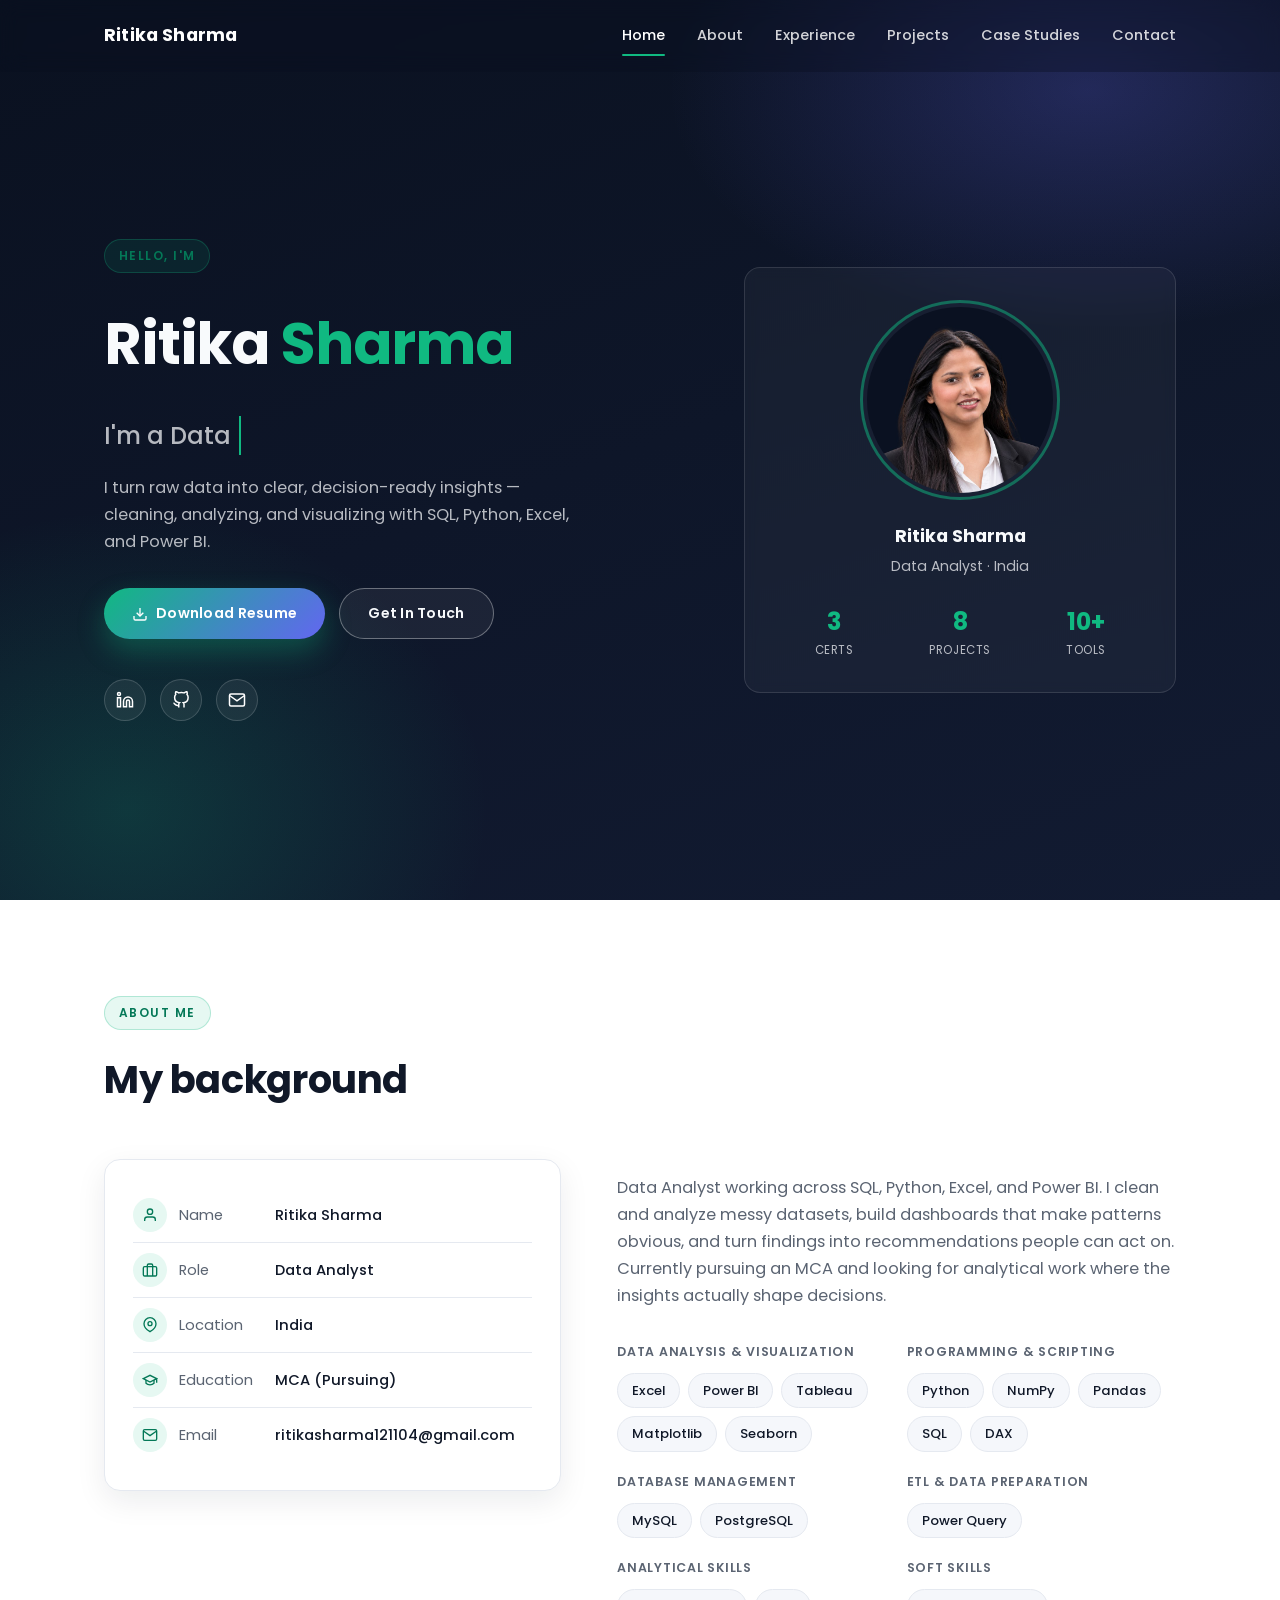
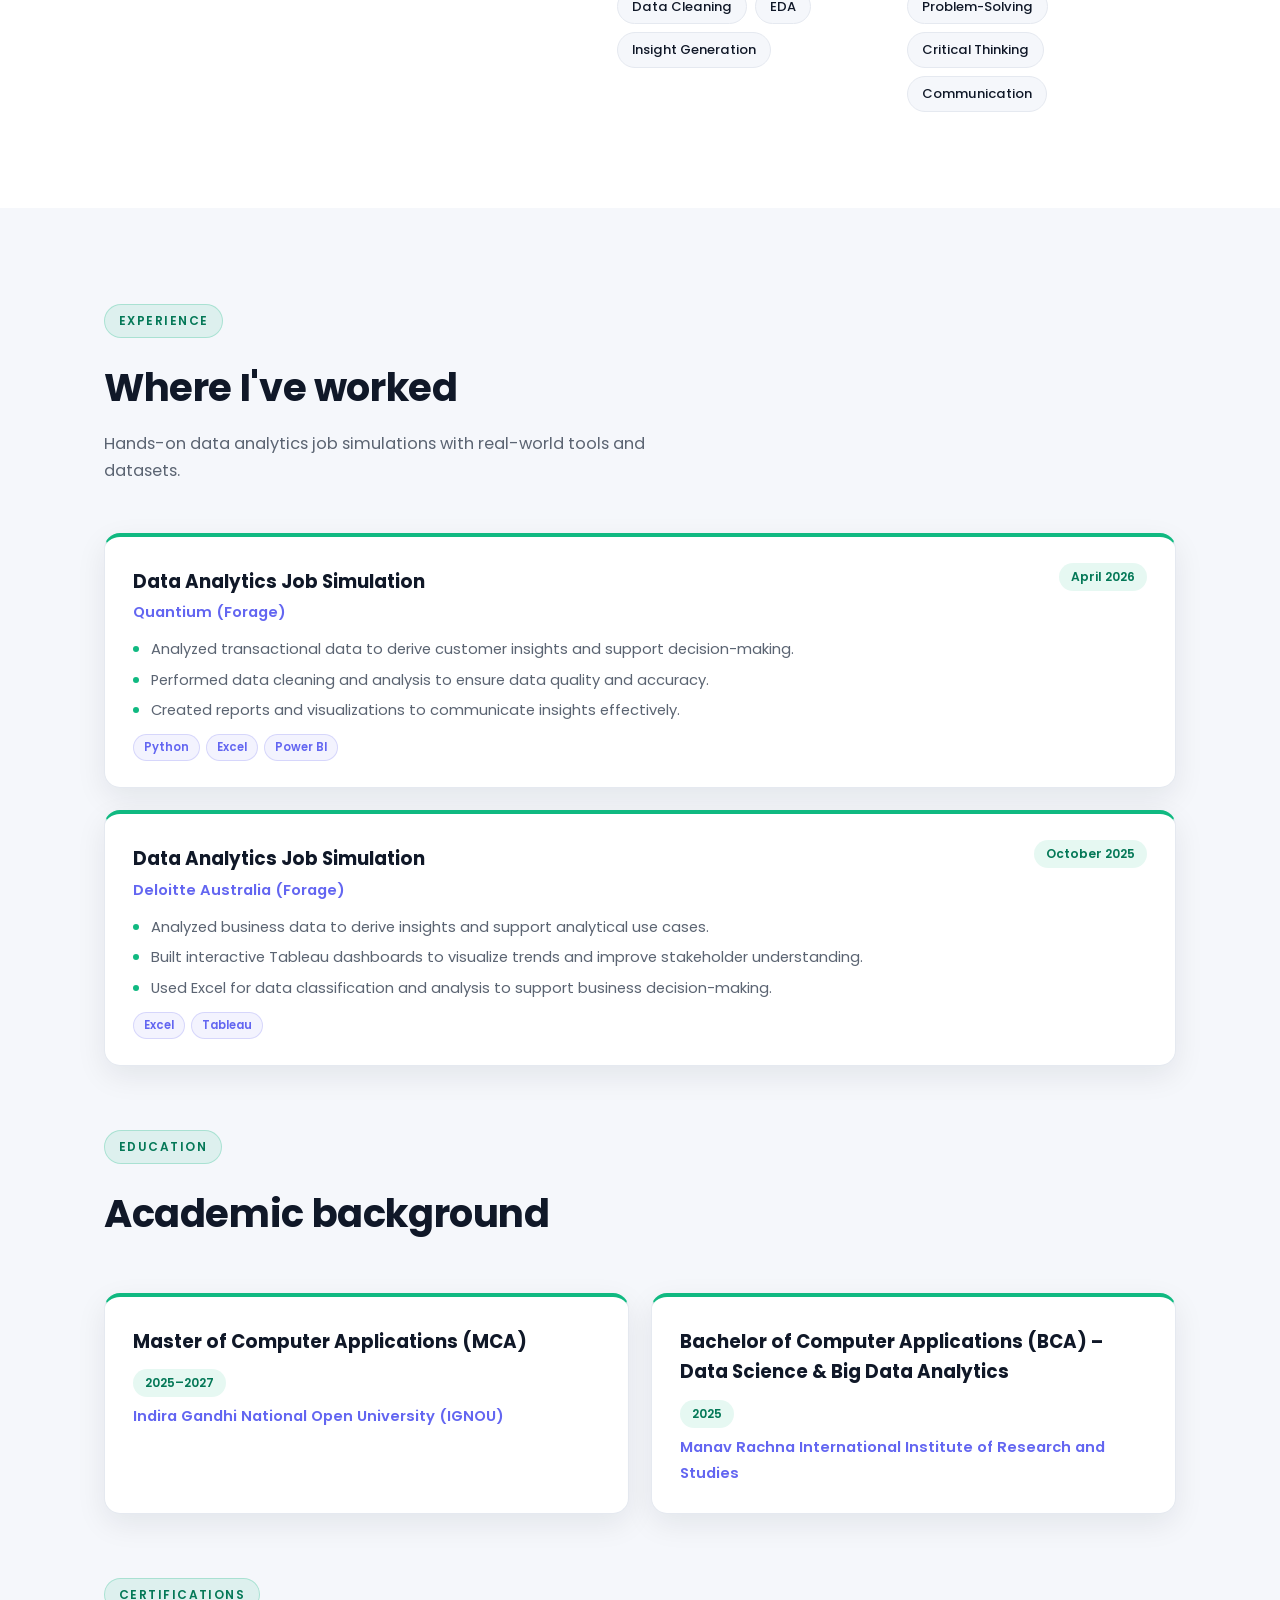
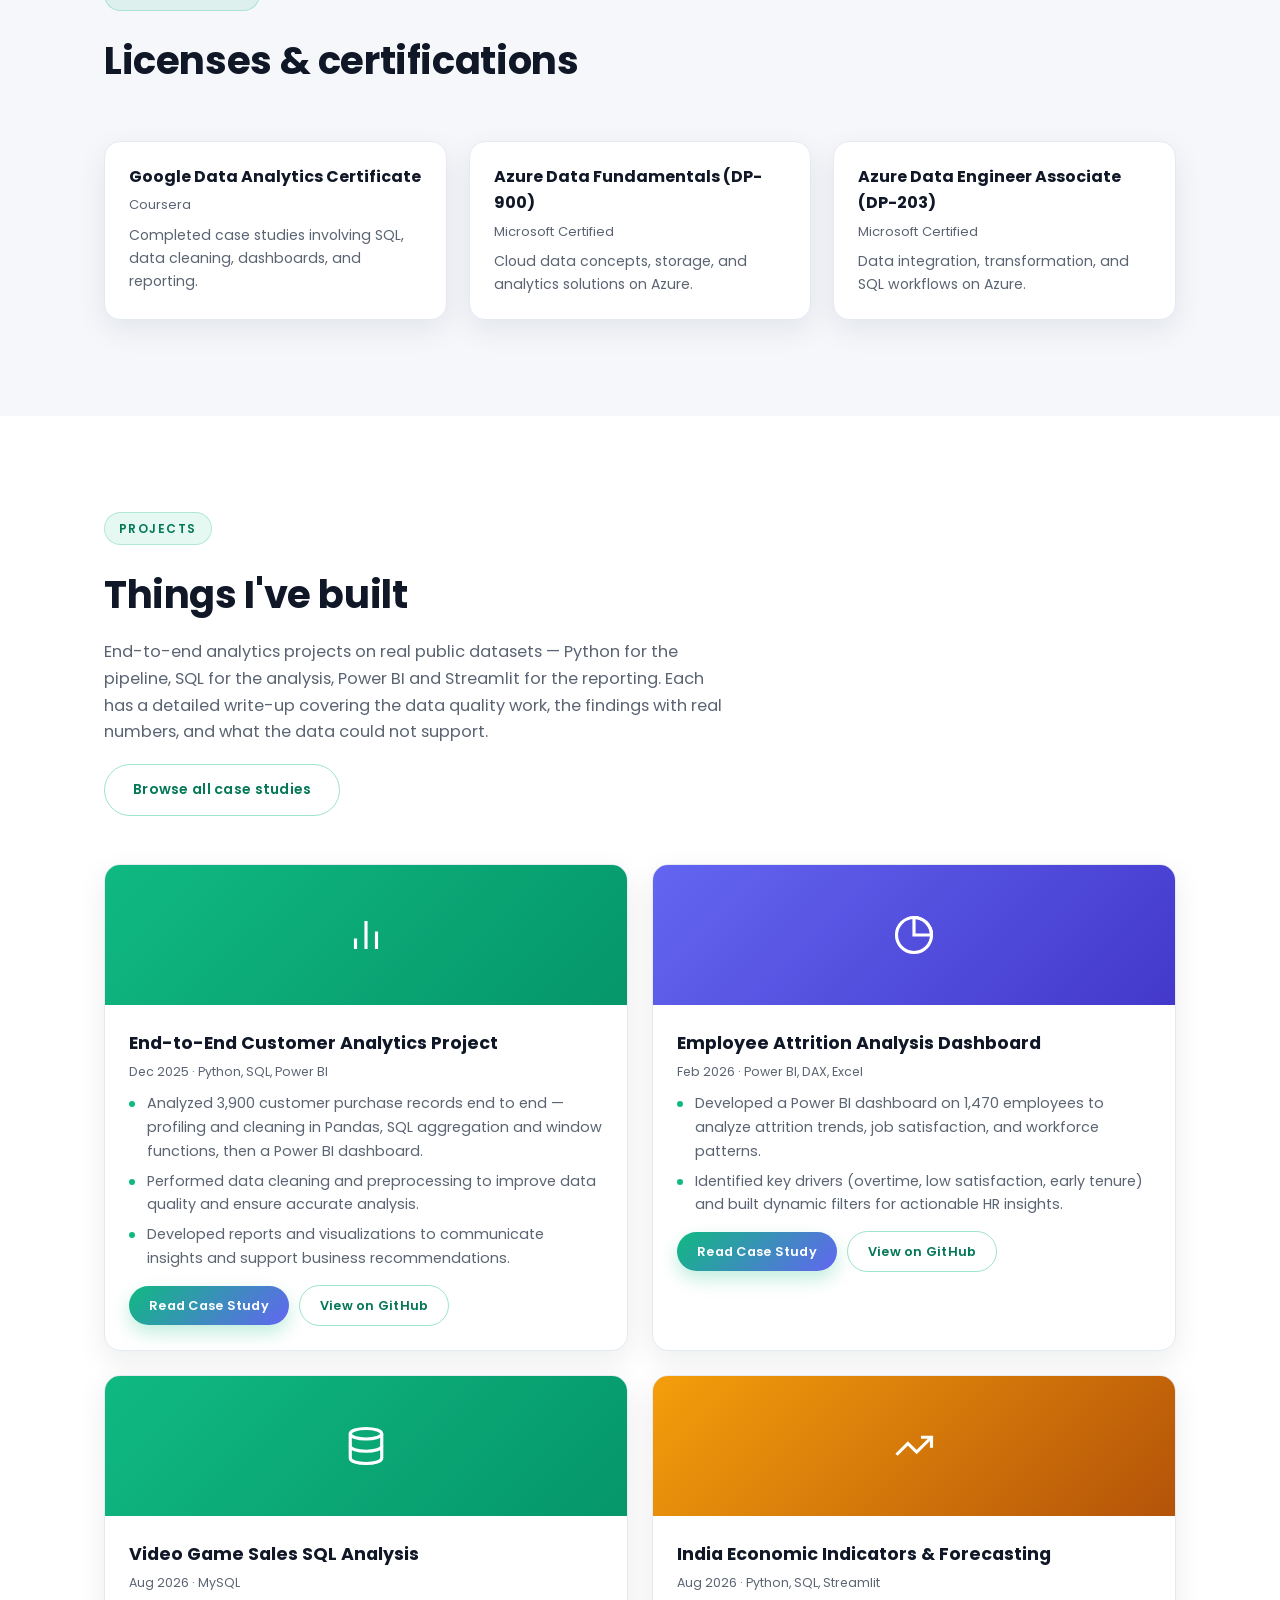
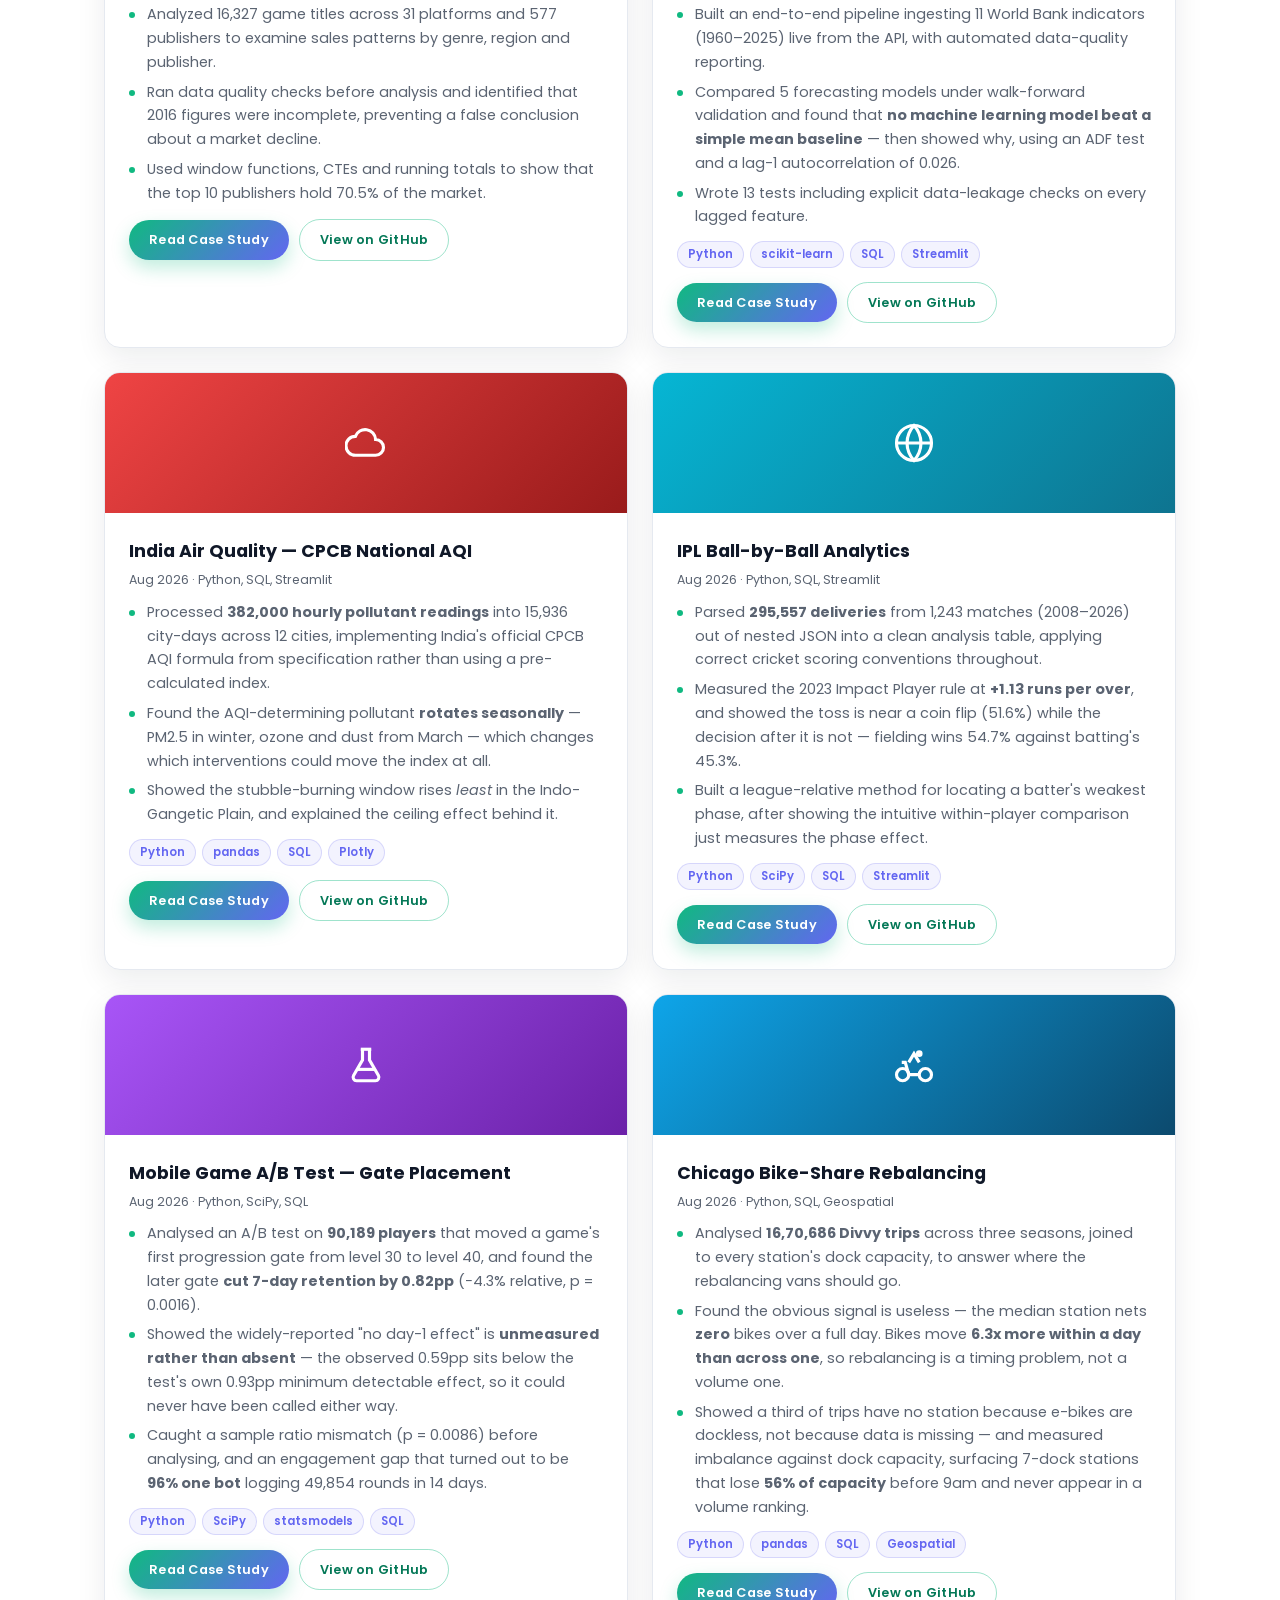
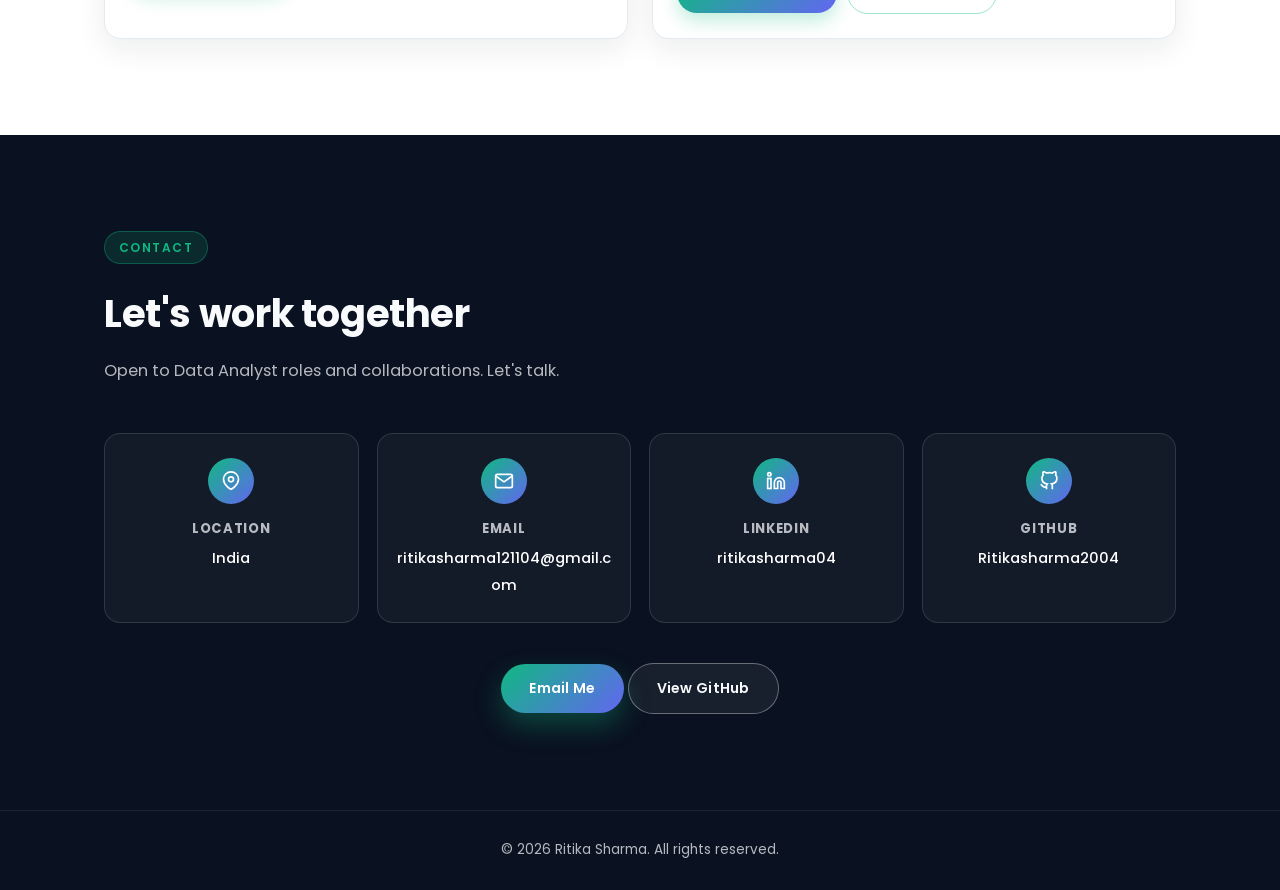
<file: index.html>
<!DOCTYPE html>
<html lang="en">
<head>
  <meta charset="utf-8">
  <title>Ritika Sharma — Data Analyst</title>
  <meta name="viewport" content="width=device-width, initial-scale=1">
  <meta name="description" content="Ritika Sharma — Data Analyst working across SQL, Python, Power BI, DAX, and Excel. Turning raw data into decision-ready insights.">
  <link rel="canonical" href="https://ritikasharma2004.github.io/ritika-portfolio/">

  <!-- Open Graph / LinkedIn, WhatsApp, Facebook -->
  <meta property="og:type" content="website">
  <meta property="og:site_name" content="Ritika Sharma">
  <meta property="og:url" content="https://ritikasharma2004.github.io/ritika-portfolio/">
  <meta property="og:title" content="Ritika Sharma — Data Analyst">
  <meta property="og:description" content="Data Analyst working across SQL, Python, Power BI, DAX, and Excel — turning raw data into decision-ready insights through end-to-end case studies.">
  <meta property="og:image" content="https://ritikasharma2004.github.io/ritika-portfolio/images/og-preview.jpg">
  <meta property="og:image:secure_url" content="https://ritikasharma2004.github.io/ritika-portfolio/images/og-preview.jpg">
  <meta property="og:image:type" content="image/jpeg">
  <meta property="og:image:width" content="1200">
  <meta property="og:image:height" content="630">
  <meta property="og:image:alt" content="Ritika Sharma — Data Analyst. SQL, Python, Power BI, DAX, Excel.">

  <!-- Twitter / X -->
  <meta name="twitter:card" content="summary_large_image">
  <meta name="twitter:title" content="Ritika Sharma — Data Analyst">
  <meta name="twitter:description" content="Data Analyst working across SQL, Python, Power BI, DAX, and Excel — turning raw data into decision-ready insights through end-to-end case studies.">
  <meta name="twitter:image" content="https://ritikasharma2004.github.io/ritika-portfolio/images/og-preview.jpg">
  <link rel="preconnect" href="https://fonts.googleapis.com">
  <link href="https://fonts.googleapis.com/css?family=Poppins:400,500,600,700,800" rel="stylesheet">
  <link rel="stylesheet" href="css/main.css?v=6">
</head>
<body>

  <nav id="nav">
    <div class="wrap">
      <a href="#hero" class="logo">Ritika Sharma</a>
      <div class="nav-links">
        <a href="#hero">Home</a>
        <a href="#about">About</a>
        <a href="#experience">Experience</a>
        <a href="#projects">Projects</a>
        <a href="case-studies/index.html">Case Studies</a>
        <a href="#contact">Contact</a>
      </div>
      <button class="nav-toggle" id="navToggle" aria-label="Toggle menu">
        <span></span><span></span><span></span>
      </button>
    </div>
  </nav>

  <main>
    <section id="hero">
      <div class="wrap hero-grid">
        <div>
          <span class="eyebrow">Hello, I'm</span>
          <h1 class="hero-name">Ritika <span>Sharma</span></h1>
          <p class="hero-role">I'm a <span id="heroRole">Data Analyst</span><span class="cursor">&nbsp;</span></p>
          <p class="hero-summary">I turn raw data into clear, decision-ready insights — cleaning, analyzing, and visualizing with SQL, Python, Excel, and Power BI.</p>
          <div class="hero-actions">
            <a href="Ritika_Sharma_Resume.pdf" class="btn btn-primary" download>
              <svg width="16" height="16" viewBox="0 0 24 24" fill="none" stroke="currentColor" stroke-width="2"><path d="M21 15v4a2 2 0 0 1-2 2H5a2 2 0 0 1-2-2v-4"/><polyline points="7 10 12 15 17 10"/><line x1="12" y1="15" x2="12" y2="3"/></svg>
              Download Resume
            </a>
            <a href="#contact" class="btn btn-ghost">Get In Touch</a>
          </div>
          <div class="hero-social">
            <a href="https://www.linkedin.com/in/ritikasharma04/" aria-label="LinkedIn" target="_blank" rel="noopener">
              <svg viewBox="0 0 24 24" fill="none" stroke="currentColor" stroke-width="2"><path d="M16 8a6 6 0 0 1 6 6v7h-4v-7a2 2 0 0 0-2-2 2 2 0 0 0-2 2v7h-4v-7a6 6 0 0 1 6-6z"/><rect x="2" y="9" width="4" height="12"/><circle cx="4" cy="4" r="2"/></svg>
            </a>
            <a href="https://github.com/Ritikasharma2004" aria-label="GitHub" target="_blank" rel="noopener">
              <svg viewBox="0 0 24 24" fill="none" stroke="currentColor" stroke-width="2"><path d="M9 19c-5 1.5-5-2.5-7-3m14 6v-3.87a3.37 3.37 0 0 0-.94-2.61c3.14-.35 6.44-1.54 6.44-7A5.44 5.44 0 0 0 20 4.77 5.07 5.07 0 0 0 19.91 1S18.73.65 16 2.48a13.38 13.38 0 0 0-7 0C6.27.65 5.09 1 5.09 1A5.07 5.07 0 0 0 5 4.77a5.44 5.44 0 0 0-1.5 3.78c0 5.42 3.3 6.61 6.44 7A3.37 3.37 0 0 0 9 18.13V22"/></svg>
            </a>
            <a href="mailto:ritikasharma121104@gmail.com" aria-label="Email">
              <svg viewBox="0 0 24 24" fill="none" stroke="currentColor" stroke-width="2"><path d="M4 4h16v16H4z" opacity="0"/><path d="M22 6c0-1.1-.9-2-2-2H4a2 2 0 0 0-2 2v12a2 2 0 0 0 2 2h16a2 2 0 0 0 2-2V6z"/><polyline points="22,6 12,13 2,6"/></svg>
            </a>
          </div>
        </div>

        <div class="hero-card reveal">
          <img src="images/ritika-profile.jpg" alt="Ritika Sharma" class="hero-avatar">
          <div style="text-align:center">
            <div style="font-weight:700; font-size:1.1rem">Ritika Sharma</div>
            <div style="color:var(--text-on-dark-muted); font-size:0.88rem; margin-top:4px">Data Analyst · India</div>
          </div>
          <div class="hero-stats">
            <div>
              <div class="num" data-count="3">0</div>
              <div class="label">Certs</div>
            </div>
            <div>
              <div class="num" data-count="8">0</div>
              <div class="label">Projects</div>
            </div>
            <div>
              <div class="num" data-count="10" data-suffix="+">0</div>
              <div class="label">Tools</div>
            </div>
          </div>
        </div>
      </div>
    </section>

    <section id="about">
      <div class="wrap">
        <div class="section-head reveal">
          <span class="eyebrow">About Me</span>
          <h2>My background</h2>
        </div>
        <div class="about-grid">
          <div class="about-card reveal">
            <div class="row">
              <span class="ico"><svg viewBox="0 0 24 24" fill="none" stroke="currentColor" stroke-width="2"><path d="M20 21v-2a4 4 0 0 0-4-4H8a4 4 0 0 0-4 4v2"/><circle cx="12" cy="7" r="4"/></svg></span>
              <span class="k">Name</span><span class="v">Ritika Sharma</span>
            </div>
            <div class="row">
              <span class="ico"><svg viewBox="0 0 24 24" fill="none" stroke="currentColor" stroke-width="2"><rect x="2" y="7" width="20" height="14" rx="2"/><path d="M16 21V5a2 2 0 0 0-2-2h-4a2 2 0 0 0-2 2v16"/></svg></span>
              <span class="k">Role</span><span class="v">Data Analyst</span>
            </div>
            <div class="row">
              <span class="ico"><svg viewBox="0 0 24 24" fill="none" stroke="currentColor" stroke-width="2"><path d="M21 10c0 7-9 12-9 12s-9-5-9-12a9 9 0 0 1 18 0z"/><circle cx="12" cy="10" r="3"/></svg></span>
              <span class="k">Location</span><span class="v">India</span>
            </div>
            <div class="row">
              <span class="ico"><svg viewBox="0 0 24 24" fill="none" stroke="currentColor" stroke-width="2"><path d="M22 10v6M2 10l10-5 10 5-10 5z"/><path d="M6 12v5c3 3 9 3 12 0v-5"/></svg></span>
              <span class="k">Education</span><span class="v">MCA (Pursuing)</span>
            </div>
            <div class="row">
              <span class="ico"><svg viewBox="0 0 24 24" fill="none" stroke="currentColor" stroke-width="2"><path d="M22 6c0-1.1-.9-2-2-2H4a2 2 0 0 0-2 2v12a2 2 0 0 0 2 2h16a2 2 0 0 0 2-2V6z"/><polyline points="22,6 12,13 2,6"/></svg></span>
              <span class="k">Email</span><span class="v">ritikasharma121104@gmail.com</span>
            </div>
          </div>

          <div class="reveal">
            <p class="about-bio">Data Analyst working across SQL, Python, Excel, and Power BI. I clean and analyze messy datasets, build dashboards that make patterns obvious, and turn findings into recommendations people can act on. Currently pursuing an MCA and looking for analytical work where the insights actually shape decisions.</p>

            <div class="skill-groups">
              <div class="skill-group">
                <h4>Data Analysis & Visualization</h4>
                <div class="chip-row">
                  <span class="chip">Excel</span><span class="chip">Power BI</span><span class="chip">Tableau</span><span class="chip">Matplotlib</span><span class="chip">Seaborn</span>
                </div>
              </div>
              <div class="skill-group">
                <h4>Programming & Scripting</h4>
                <div class="chip-row">
                  <span class="chip">Python</span><span class="chip">NumPy</span><span class="chip">Pandas</span><span class="chip">SQL</span><span class="chip">DAX</span>
                </div>
              </div>
              <div class="skill-group">
                <h4>Database Management</h4>
                <div class="chip-row">
                  <span class="chip">MySQL</span><span class="chip">PostgreSQL</span>
                </div>
              </div>
              <div class="skill-group">
                <h4>ETL & Data Preparation</h4>
                <div class="chip-row">
                  <span class="chip">Power Query</span>
                </div>
              </div>
              <div class="skill-group">
                <h4>Analytical Skills</h4>
                <div class="chip-row">
                  <span class="chip">Data Cleaning</span><span class="chip">EDA</span><span class="chip">Insight Generation</span>
                </div>
              </div>
              <div class="skill-group">
                <h4>Soft Skills</h4>
                <div class="chip-row">
                  <span class="chip">Problem-Solving</span><span class="chip">Critical Thinking</span><span class="chip">Communication</span>
                </div>
              </div>
            </div>
          </div>
        </div>
      </div>
    </section>

    <section id="experience" class="section-alt">
      <div class="wrap">
        <div class="section-head reveal">
          <span class="eyebrow">Experience</span>
          <h2>Where I've worked</h2>
          <p>Hands-on data analytics job simulations with real-world tools and datasets.</p>
        </div>
        <div class="timeline">
          <div class="tl-card reveal">
            <div class="tl-top">
              <div>
                <h3>Data Analytics Job Simulation</h3>
                <span class="org">Quantium (Forage)</span>
              </div>
              <span class="tl-date">April 2026</span>
            </div>
            <ul>
              <li>Analyzed transactional data to derive customer insights and support decision-making.</li>
              <li>Performed data cleaning and analysis to ensure data quality and accuracy.</li>
              <li>Created reports and visualizations to communicate insights effectively.</li>
            </ul>
            <div class="tag-row"><span class="tag">Python</span><span class="tag">Excel</span><span class="tag">Power BI</span></div>
          </div>

          <div class="tl-card reveal">
            <div class="tl-top">
              <div>
                <h3>Data Analytics Job Simulation</h3>
                <span class="org">Deloitte Australia (Forage)</span>
              </div>
              <span class="tl-date">October 2025</span>
            </div>
            <ul>
              <li>Analyzed business data to derive insights and support analytical use cases.</li>
              <li>Built interactive Tableau dashboards to visualize trends and improve stakeholder understanding.</li>
              <li>Used Excel for data classification and analysis to support business decision-making.</li>
            </ul>
            <div class="tag-row"><span class="tag">Excel</span><span class="tag">Tableau</span></div>
          </div>
        </div>

        <div class="section-head reveal" style="margin-top:64px">
          <span class="eyebrow">Education</span>
          <h2>Academic background</h2>
        </div>
        <div class="two-col">
          <div class="tl-card reveal">
            <div class="tl-top">
              <h3>Master of Computer Applications (MCA)</h3>
              <span class="tl-date">2025–2027</span>
            </div>
            <span class="org">Indira Gandhi National Open University (IGNOU)</span>
          </div>
          <div class="tl-card reveal">
            <div class="tl-top">
              <h3>Bachelor of Computer Applications (BCA) – Data Science &amp; Big Data Analytics</h3>
              <span class="tl-date">2025</span>
            </div>
            <span class="org">Manav Rachna International Institute of Research and Studies</span>
          </div>
        </div>

        <div class="section-head reveal" style="margin-top:64px">
          <span class="eyebrow">Certifications</span>
          <h2>Licenses & certifications</h2>
        </div>
        <div class="two-col" style="grid-template-columns:repeat(3,1fr)">
          <div class="cert-card reveal">
            <h4>Google Data Analytics Certificate</h4>
            <span class="org">Coursera</span>
            <p>Completed case studies involving SQL, data cleaning, dashboards, and reporting.</p>
          </div>
          <div class="cert-card reveal">
            <h4>Azure Data Fundamentals (DP-900)</h4>
            <span class="org">Microsoft Certified</span>
            <p>Cloud data concepts, storage, and analytics solutions on Azure.</p>
          </div>
          <div class="cert-card reveal">
            <h4>Azure Data Engineer Associate (DP-203)</h4>
            <span class="org">Microsoft Certified</span>
            <p>Data integration, transformation, and SQL workflows on Azure.</p>
          </div>
        </div>
      </div>
    </section>

    <section id="projects">
      <div class="wrap">
        <div class="section-head reveal">
          <span class="eyebrow">Projects</span>
          <h2>Things I've built</h2>
          <p>End-to-end analytics projects on real public datasets — Python for the pipeline, SQL for the analysis, Power BI and Streamlit for the reporting. Each has a detailed write-up covering the data quality work, the findings with real numbers, and what the data could not support.</p>
          <a href="case-studies/index.html" class="btn btn-outline" style="margin-top:18px">Browse all case studies</a>
        </div>
        <div class="project-grid">
          <div class="project-card reveal">
            <div class="project-banner a">
              <svg viewBox="0 0 24 24" fill="none" stroke="currentColor" stroke-width="1.8"><line x1="18" y1="20" x2="18" y2="10"/><line x1="12" y1="20" x2="12" y2="4"/><line x1="6" y1="20" x2="6" y2="14"/></svg>
            </div>
            <div class="project-body">
              <h3>End-to-End Customer Analytics Project</h3>
              <span class="project-date">Dec 2025 · Python, SQL, Power BI</span>
              <ul>
                <li>Analyzed 3,900 customer purchase records end to end — profiling and cleaning in Pandas, SQL aggregation and window functions, then a Power BI dashboard.</li>
                <li>Performed data cleaning and preprocessing to improve data quality and ensure accurate analysis.</li>
                <li>Developed reports and visualizations to communicate insights and support business recommendations.</li>
              </ul>
              <div class="project-actions">
                <a href="case-studies/customer-analytics.html" class="btn btn-primary">Read Case Study</a>
                <a href="https://github.com/Ritikasharma2004/customer_behavior_analysis" class="btn btn-outline" target="_blank" rel="noopener">View on GitHub</a>
              </div>
            </div>
          </div>

          <div class="project-card reveal">
            <div class="project-banner b">
              <svg viewBox="0 0 24 24" fill="none" stroke="currentColor" stroke-width="1.8"><circle cx="12" cy="12" r="10"/><path d="M12 2a10 10 0 0 1 10 10H12z"/></svg>
            </div>
            <div class="project-body">
              <h3>Employee Attrition Analysis Dashboard</h3>
              <span class="project-date">Feb 2026 · Power BI, DAX, Excel</span>
              <ul>
                <li>Developed a Power BI dashboard on 1,470 employees to analyze attrition trends, job satisfaction, and workforce patterns.</li>
                <li>Identified key drivers (overtime, low satisfaction, early tenure) and built dynamic filters for actionable HR insights.</li>
              </ul>
              <div class="project-actions">
                <a href="case-studies/employee-attrition.html" class="btn btn-primary">Read Case Study</a>
                <a href="https://github.com/Ritikasharma2004/hr-attrition-dashboard" class="btn btn-outline" target="_blank" rel="noopener">View on GitHub</a>
              </div>
            </div>
          </div>

          <div class="project-card reveal">
            <div class="project-banner a">
              <svg viewBox="0 0 24 24" fill="none" stroke="currentColor" stroke-width="1.8"><ellipse cx="12" cy="5" rx="9" ry="3"/><path d="M21 12c0 1.66-4 3-9 3s-9-1.34-9-3"/><path d="M3 5v14c0 1.66 4 3 9 3s9-1.34 9-3V5"/></svg>
            </div>
            <div class="project-body">
              <h3>Video Game Sales SQL Analysis</h3>
              <span class="project-date">Aug 2026 · MySQL</span>
              <ul>
                <li>Analyzed 16,327 game titles across 31 platforms and 577 publishers to examine sales patterns by genre, region and publisher.</li>
                <li>Ran data quality checks before analysis and identified that 2016 figures were incomplete, preventing a false conclusion about a market decline.</li>
                <li>Used window functions, CTEs and running totals to show that the top 10 publishers hold 70.5% of the market.</li>
              </ul>
              <div class="project-actions">
                <a href="case-studies/video-game-sales.html" class="btn btn-primary">Read Case Study</a>
                <a href="https://github.com/Ritikasharma2004/vgsales-sql-analysis" class="btn btn-outline" target="_blank" rel="noopener">View on GitHub</a>
              </div>
            </div>
          </div>

          <div class="project-card reveal">
            <div class="project-banner c">
              <svg viewBox="0 0 24 24" fill="none" stroke="currentColor" stroke-width="1.8"><polyline points="22 7 13.5 15.5 8.5 10.5 2 17"/><polyline points="16 7 22 7 22 13"/></svg>
            </div>
            <div class="project-body">
              <h3>India Economic Indicators &amp; Forecasting</h3>
              <span class="project-date">Aug 2026 · Python, SQL, Streamlit</span>
              <ul>
                <li>Built an end-to-end pipeline ingesting 11 World Bank indicators (1960–2025) live from the API, with automated data-quality reporting.</li>
                <li>Compared 5 forecasting models under walk-forward validation and found that <strong>no machine learning model beat a simple mean baseline</strong> — then showed why, using an ADF test and a lag-1 autocorrelation of 0.026.</li>
                <li>Wrote 13 tests including explicit data-leakage checks on every lagged feature.</li>
              </ul>
              <div class="tag-row"><span class="tag">Python</span><span class="tag">scikit-learn</span><span class="tag">SQL</span><span class="tag">Streamlit</span></div>
              <div class="project-actions">
                <a href="case-studies/india-economic-indicators.html" class="btn btn-primary">Read Case Study</a>
                <a href="https://github.com/Ritikasharma2004/india-economic-indicators" class="btn btn-outline" target="_blank" rel="noopener">View on GitHub</a>
              </div>
            </div>
          </div>

          <div class="project-card reveal">
            <div class="project-banner d">
              <svg viewBox="0 0 24 24" fill="none" stroke="currentColor" stroke-width="1.8"><path d="M17.5 19a4.5 4.5 0 0 0 0-9 6 6 0 0 0-11.6-1.8A4 4 0 0 0 6 19z"/><line x1="8" y1="22" x2="8" y2="22.01"/><line x1="12" y1="22" x2="12" y2="22.01"/><line x1="16" y1="22" x2="16" y2="22.01"/></svg>
            </div>
            <div class="project-body">
              <h3>India Air Quality — CPCB National AQI</h3>
              <span class="project-date">Aug 2026 · Python, SQL, Streamlit</span>
              <ul>
                <li>Processed <strong>382,000 hourly pollutant readings</strong> into 15,936 city-days across 12 cities, implementing India's official CPCB AQI formula from specification rather than using a pre-calculated index.</li>
                <li>Found the AQI-determining pollutant <strong>rotates seasonally</strong> — PM2.5 in winter, ozone and dust from March — which changes which interventions could move the index at all.</li>
                <li>Showed the stubble-burning window rises <em>least</em> in the Indo-Gangetic Plain, and explained the ceiling effect behind it.</li>
              </ul>
              <div class="tag-row"><span class="tag">Python</span><span class="tag">pandas</span><span class="tag">SQL</span><span class="tag">Plotly</span></div>
              <div class="project-actions">
                <a href="case-studies/india-air-quality.html" class="btn btn-primary">Read Case Study</a>
                <a href="https://github.com/Ritikasharma2004/india-air-quality" class="btn btn-outline" target="_blank" rel="noopener">View on GitHub</a>
              </div>
            </div>
          </div>

          <div class="project-card reveal">
            <div class="project-banner e">
              <svg viewBox="0 0 24 24" fill="none" stroke="currentColor" stroke-width="1.8"><circle cx="12" cy="12" r="10"/><path d="M2 12h20M12 2a15.3 15.3 0 0 1 4 10 15.3 15.3 0 0 1-4 10 15.3 15.3 0 0 1-4-10 15.3 15.3 0 0 1 4-10z"/></svg>
            </div>
            <div class="project-body">
              <h3>IPL Ball-by-Ball Analytics</h3>
              <span class="project-date">Aug 2026 · Python, SQL, Streamlit</span>
              <ul>
                <li>Parsed <strong>295,557 deliveries</strong> from 1,243 matches (2008–2026) out of nested JSON into a clean analysis table, applying correct cricket scoring conventions throughout.</li>
                <li>Measured the 2023 Impact Player rule at <strong>+1.13 runs per over</strong>, and showed the toss is near a coin flip (51.6%) while the decision after it is not — fielding wins 54.7% against batting's 45.3%.</li>
                <li>Built a league-relative method for locating a batter's weakest phase, after showing the intuitive within-player comparison just measures the phase effect.</li>
              </ul>
              <div class="tag-row"><span class="tag">Python</span><span class="tag">SciPy</span><span class="tag">SQL</span><span class="tag">Streamlit</span></div>
              <div class="project-actions">
                <a href="case-studies/ipl-analytics.html" class="btn btn-primary">Read Case Study</a>
                <a href="https://github.com/Ritikasharma2004/ipl-analytics" class="btn btn-outline" target="_blank" rel="noopener">View on GitHub</a>
              </div>
            </div>
          </div>

          <div class="project-card reveal">
            <div class="project-banner f">
              <svg viewBox="0 0 24 24" fill="none" stroke="currentColor" stroke-width="1.8"><path d="M9 3h6"/><path d="M10 3v6.2L4.9 18a2 2 0 0 0 1.7 3h10.8a2 2 0 0 0 1.7-3L14 9.2V3"/><path d="M7.2 14.5h9.6"/></svg>
            </div>
            <div class="project-body">
              <h3>Mobile Game A/B Test — Gate Placement</h3>
              <span class="project-date">Aug 2026 · Python, SciPy, SQL</span>
              <ul>
                <li>Analysed an A/B test on <strong>90,189 players</strong> that moved a game's first progression gate from level 30 to level 40, and found the later gate <strong>cut 7-day retention by 0.82pp</strong> (−4.3% relative, p = 0.0016).</li>
                <li>Showed the widely-reported "no day-1 effect" is <strong>unmeasured rather than absent</strong> — the observed 0.59pp sits below the test's own 0.93pp minimum detectable effect, so it could never have been called either way.</li>
                <li>Caught a sample ratio mismatch (p = 0.0086) before analysing, and an engagement gap that turned out to be <strong>96% one bot</strong> logging 49,854 rounds in 14 days.</li>
              </ul>
              <div class="tag-row"><span class="tag">Python</span><span class="tag">SciPy</span><span class="tag">statsmodels</span><span class="tag">SQL</span></div>
              <div class="project-actions">
                <a href="case-studies/mobile-game-ab-test.html" class="btn btn-primary">Read Case Study</a>
                <a href="https://github.com/Ritikasharma2004/mobile-game-ab-test" class="btn btn-outline" target="_blank" rel="noopener">View on GitHub</a>
              </div>
            </div>
          </div>

          <div class="project-card reveal">
            <div class="project-banner g">
              <svg viewBox="0 0 24 24" fill="none" stroke="currentColor" stroke-width="1.8"><circle cx="5.5" cy="17.5" r="3.5"/><circle cx="18.5" cy="17.5" r="3.5"/><path d="M15 17.5h-6l-2-7h-2"/><path d="M9 10.5l3-5 3 5"/><circle cx="15" cy="5.5" r="1"/></svg>
            </div>
            <div class="project-body">
              <h3>Chicago Bike-Share Rebalancing</h3>
              <span class="project-date">Aug 2026 &middot; Python, SQL, Geospatial</span>
              <ul>
                <li>Analysed <strong>16,70,686 Divvy trips</strong> across three seasons, joined to every station's dock capacity, to answer where the rebalancing vans should go.</li>
                <li>Found the obvious signal is useless — the median station nets <strong>zero</strong> bikes over a full day. Bikes move <strong>6.3x more within a day than across one</strong>, so rebalancing is a timing problem, not a volume one.</li>
                <li>Showed a third of trips have no station because e-bikes are dockless, not because data is missing — and measured imbalance against dock capacity, surfacing 7-dock stations that lose <strong>56% of capacity</strong> before 9am and never appear in a volume ranking.</li>
              </ul>
              <div class="tag-row"><span class="tag">Python</span><span class="tag">pandas</span><span class="tag">SQL</span><span class="tag">Geospatial</span></div>
              <div class="project-actions">
                <a href="case-studies/chicago-bike-rebalancing.html" class="btn btn-primary">Read Case Study</a>
                <a href="https://github.com/Ritikasharma2004/chicago-bike-rebalancing" class="btn btn-outline" target="_blank" rel="noopener">View on GitHub</a>
              </div>
            </div>
          </div>
        </div>
      </div>
    </section>

    <section id="contact">
      <div class="wrap">
        <div class="section-head reveal">
          <span class="eyebrow">Contact</span>
          <h2>Let's work together</h2>
          <p>Open to Data Analyst roles and collaborations. Let's talk.</p>
        </div>
        <div class="contact-grid">
          <div class="contact-card reveal">
            <div class="ico"><svg viewBox="0 0 24 24" fill="none" stroke="currentColor" stroke-width="2"><path d="M21 10c0 7-9 12-9 12s-9-5-9-12a9 9 0 0 1 18 0z"/><circle cx="12" cy="10" r="3"/></svg></div>
            <h4>Location</h4>
            <span class="val">India</span>
          </div>
          <div class="contact-card reveal">
            <div class="ico"><svg viewBox="0 0 24 24" fill="none" stroke="currentColor" stroke-width="2"><path d="M22 6c0-1.1-.9-2-2-2H4a2 2 0 0 0-2 2v12a2 2 0 0 0 2 2h16a2 2 0 0 0 2-2V6z"/><polyline points="22,6 12,13 2,6"/></svg></div>
            <h4>Email</h4>
            <a href="mailto:ritikasharma121104@gmail.com" class="val">ritikasharma121104@gmail.com</a>
          </div>
          <div class="contact-card reveal">
            <div class="ico"><svg viewBox="0 0 24 24" fill="none" stroke="currentColor" stroke-width="2"><path d="M16 8a6 6 0 0 1 6 6v7h-4v-7a2 2 0 0 0-2-2 2 2 0 0 0-2 2v7h-4v-7a6 6 0 0 1 6-6z"/><rect x="2" y="9" width="4" height="12"/><circle cx="4" cy="4" r="2"/></svg></div>
            <h4>LinkedIn</h4>
            <a href="https://www.linkedin.com/in/ritikasharma04/" class="val" target="_blank" rel="noopener">ritikasharma04</a>
          </div>
          <div class="contact-card reveal">
            <div class="ico"><svg viewBox="0 0 24 24" fill="none" stroke="currentColor" stroke-width="2"><path d="M9 19c-5 1.5-5-2.5-7-3m14 6v-3.87a3.37 3.37 0 0 0-.94-2.61c3.14-.35 6.44-1.54 6.44-7A5.44 5.44 0 0 0 20 4.77 5.07 5.07 0 0 0 19.91 1S18.73.65 16 2.48a13.38 13.38 0 0 0-7 0C6.27.65 5.09 1 5.09 1A5.07 5.07 0 0 0 5 4.77a5.44 5.44 0 0 0-1.5 3.78c0 5.42 3.3 6.61 6.44 7A3.37 3.37 0 0 0 9 18.13V22"/></svg></div>
            <h4>GitHub</h4>
            <a href="https://github.com/Ritikasharma2004" class="val" target="_blank" rel="noopener">Ritikasharma2004</a>
          </div>
        </div>
        <div class="contact-cta reveal">
          <a href="mailto:ritikasharma121104@gmail.com" class="btn btn-primary">Email Me</a>
          <a href="https://github.com/Ritikasharma2004" class="btn btn-ghost" target="_blank" rel="noopener">View GitHub</a>
        </div>
      </div>
    </section>
  </main>

  <footer>
    <div class="wrap">© <span id="year"></span> Ritika Sharma. All rights reserved.</div>
  </footer>

  <script>document.getElementById('year').textContent = new Date().getFullYear();</script>
  <script src="js/site.js?v=5"></script>
</body>
</html>
</file>
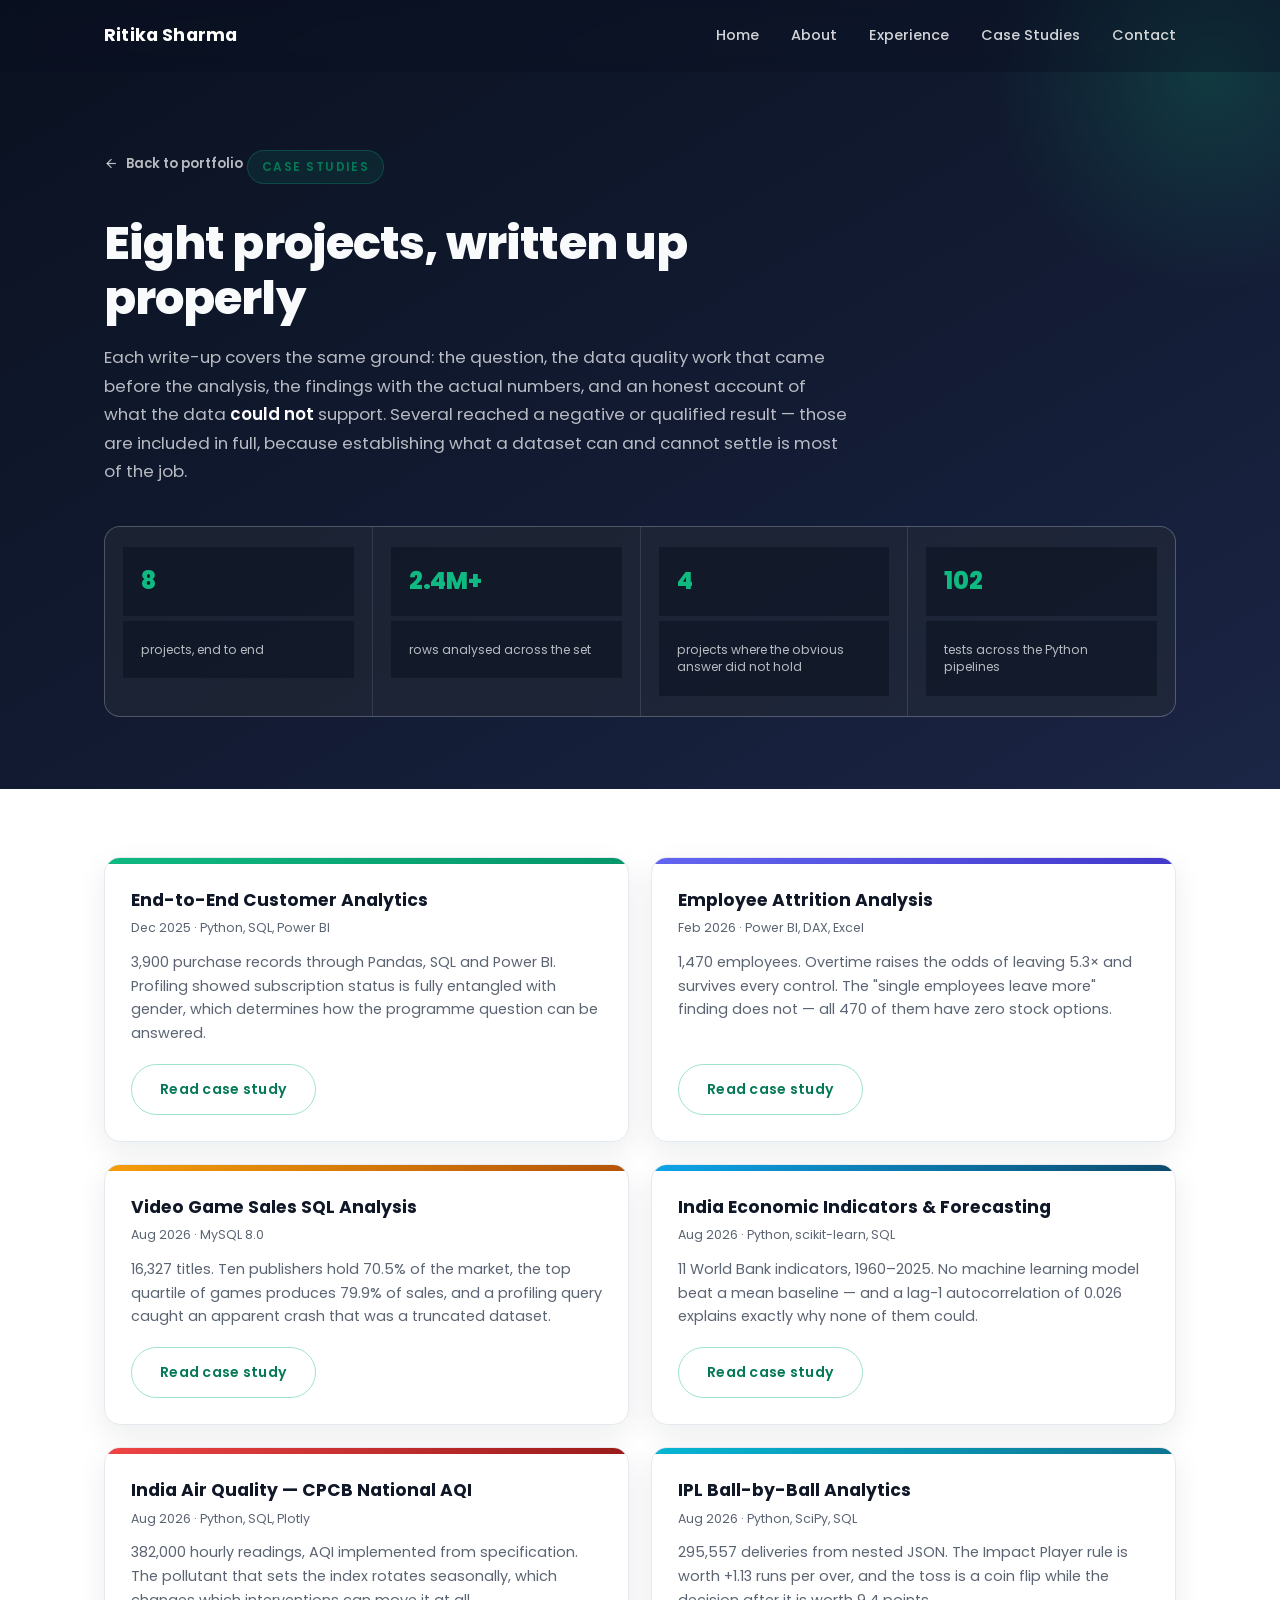
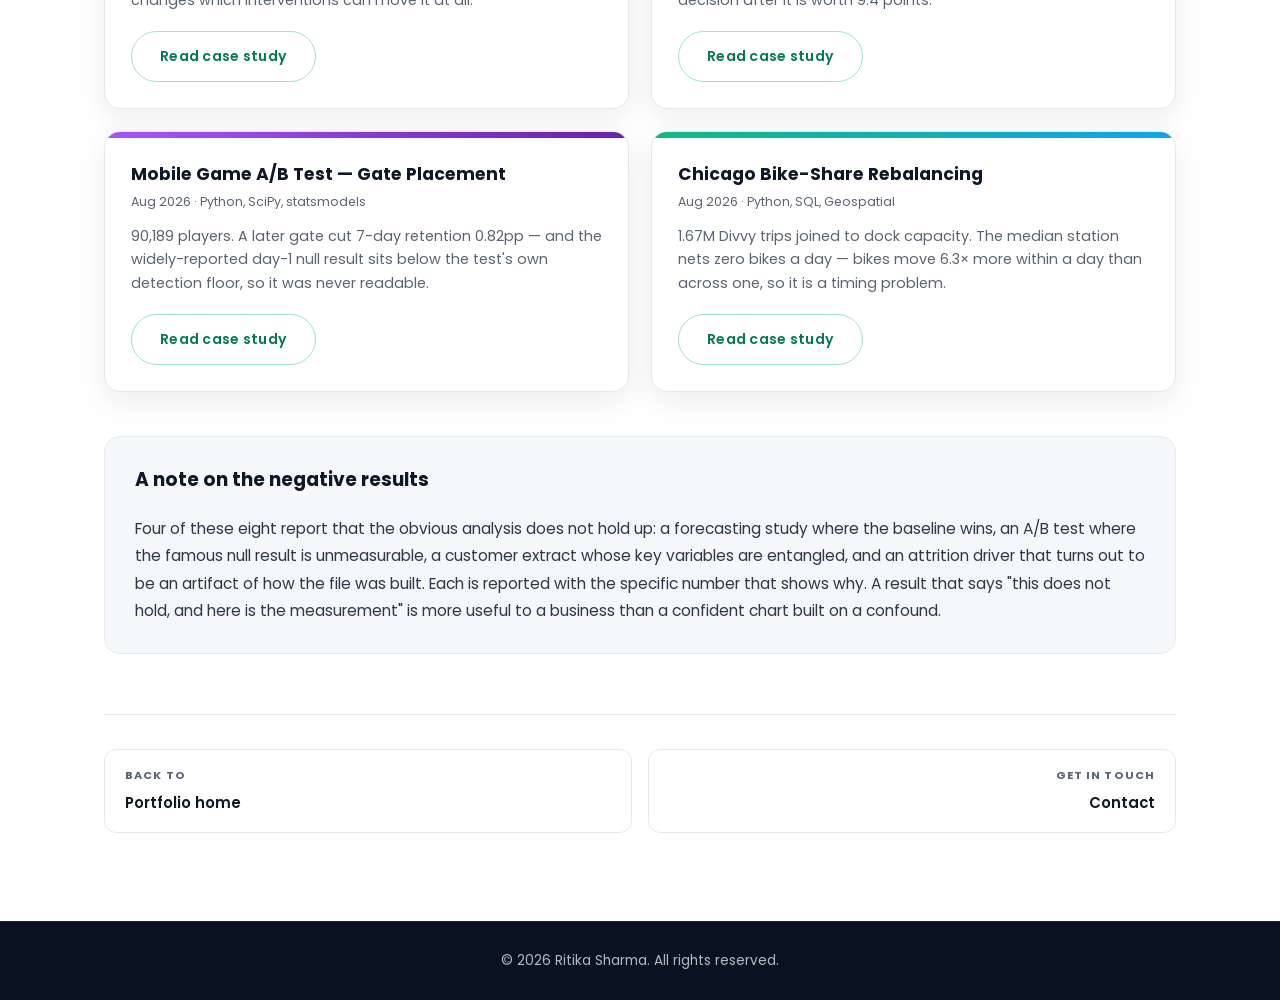
<file: case-studies/index.html>
<!DOCTYPE html>
<html lang="en">
<head>
  <meta charset="utf-8">
  <title>Case Studies | Ritika Sharma</title>
  <meta name="viewport" content="width=device-width, initial-scale=1">
  <meta name="description" content="Detailed write-ups of eight data analytics projects — the question, the data quality work, the real findings with real numbers, and the limits of what each dataset could support.">
  <link rel="preconnect" href="https://fonts.googleapis.com">
  <link href="https://fonts.googleapis.com/css?family=Poppins:400,500,600,700,800" rel="stylesheet">
  <link rel="stylesheet" href="../css/main.css?v=6">
  <link rel="stylesheet" href="../css/case-study.css?v=1">
</head>
<body>

  <nav id="nav">
    <div class="wrap">
      <a href="../index.html" class="logo">Ritika Sharma</a>
      <div class="nav-links">
        <a href="../index.html">Home</a>
        <a href="../index.html#about">About</a>
        <a href="../index.html#experience">Experience</a>
        <a href="index.html">Case Studies</a>
        <a href="../index.html#contact">Contact</a>
      </div>
      <button class="nav-toggle" id="navToggle" aria-label="Toggle menu">
        <span></span><span></span><span></span>
      </button>
    </div>
  </nav>

  <main>
    <header class="cs-hero">
      <div class="wrap">
        <a href="../index.html" class="cs-back">
          <svg viewBox="0 0 24 24" fill="none" stroke="currentColor" stroke-width="2"><line x1="19" y1="12" x2="5" y2="12"/><polyline points="12 19 5 12 12 5"/></svg>
          Back to portfolio
        </a>
        <span class="eyebrow">Case Studies</span>
        <h1>Eight projects, written up properly</h1>
        <p class="cs-lede">Each write-up covers the same ground: the question, the data quality work that came before the analysis, the findings with the actual numbers, and an honest account of what the data <strong>could not</strong> support. Several reached a negative or qualified result — those are included in full, because establishing what a dataset can and cannot settle is most of the job.</p>
        <div class="stat-strip">
          <div><div class="num">8</div><div class="label">projects, end to end</div></div>
          <div><div class="num">2.4M+</div><div class="label">rows analysed across the set</div></div>
          <div><div class="num">4</div><div class="label">projects where the obvious answer did not hold</div></div>
          <div><div class="num">102</div><div class="label">tests across the Python pipelines</div></div>
        </div>
      </div>
    </header>

    <div class="cs-body">
      <div class="wrap" style="max-width:1120px">

        <div class="cs-index-grid">

          <article class="cs-index-card">
            <div class="bar" style="background:linear-gradient(135deg,#10b981,#059669)"></div>
            <div class="inner">
              <h3>End-to-End Customer Analytics</h3>
              <span class="project-date">Dec 2025 · Python, SQL, Power BI</span>
              <p>3,900 purchase records through Pandas, SQL and Power BI. Profiling showed subscription status is fully entangled with gender, which determines how the programme question can be answered.</p>
              <a href="customer-analytics.html" class="btn btn-outline">Read case study</a>
            </div>
          </article>

          <article class="cs-index-card">
            <div class="bar" style="background:linear-gradient(135deg,#6366f1,#4338ca)"></div>
            <div class="inner">
              <h3>Employee Attrition Analysis</h3>
              <span class="project-date">Feb 2026 · Power BI, DAX, Excel</span>
              <p>1,470 employees. Overtime raises the odds of leaving 5.3× and survives every control. The "single employees leave more" finding does not — all 470 of them have zero stock options.</p>
              <a href="employee-attrition.html" class="btn btn-outline">Read case study</a>
            </div>
          </article>

          <article class="cs-index-card">
            <div class="bar" style="background:linear-gradient(135deg,#f59e0b,#b45309)"></div>
            <div class="inner">
              <h3>Video Game Sales SQL Analysis</h3>
              <span class="project-date">Aug 2026 · MySQL 8.0</span>
              <p>16,327 titles. Ten publishers hold 70.5% of the market, the top quartile of games produces 79.9% of sales, and a profiling query caught an apparent crash that was a truncated dataset.</p>
              <a href="video-game-sales.html" class="btn btn-outline">Read case study</a>
            </div>
          </article>

          <article class="cs-index-card">
            <div class="bar" style="background:linear-gradient(135deg,#0ea5e9,#0c4a6e)"></div>
            <div class="inner">
              <h3>India Economic Indicators &amp; Forecasting</h3>
              <span class="project-date">Aug 2026 · Python, scikit-learn, SQL</span>
              <p>11 World Bank indicators, 1960–2025. No machine learning model beat a mean baseline — and a lag-1 autocorrelation of 0.026 explains exactly why none of them could.</p>
              <a href="india-economic-indicators.html" class="btn btn-outline">Read case study</a>
            </div>
          </article>

          <article class="cs-index-card">
            <div class="bar" style="background:linear-gradient(135deg,#ef4444,#991b1b)"></div>
            <div class="inner">
              <h3>India Air Quality — CPCB National AQI</h3>
              <span class="project-date">Aug 2026 · Python, SQL, Plotly</span>
              <p>382,000 hourly readings, AQI implemented from specification. The pollutant that sets the index rotates seasonally, which changes which interventions can move it at all.</p>
              <a href="india-air-quality.html" class="btn btn-outline">Read case study</a>
            </div>
          </article>

          <article class="cs-index-card">
            <div class="bar" style="background:linear-gradient(135deg,#06b6d4,#0e7490)"></div>
            <div class="inner">
              <h3>IPL Ball-by-Ball Analytics</h3>
              <span class="project-date">Aug 2026 · Python, SciPy, SQL</span>
              <p>295,557 deliveries from nested JSON. The Impact Player rule is worth +1.13 runs per over, and the toss is a coin flip while the decision after it is worth 9.4 points.</p>
              <a href="ipl-analytics.html" class="btn btn-outline">Read case study</a>
            </div>
          </article>

          <article class="cs-index-card">
            <div class="bar" style="background:linear-gradient(135deg,#a855f7,#6b21a8)"></div>
            <div class="inner">
              <h3>Mobile Game A/B Test — Gate Placement</h3>
              <span class="project-date">Aug 2026 · Python, SciPy, statsmodels</span>
              <p>90,189 players. A later gate cut 7-day retention 0.82pp — and the widely-reported day-1 null result sits below the test's own detection floor, so it was never readable.</p>
              <a href="mobile-game-ab-test.html" class="btn btn-outline">Read case study</a>
            </div>
          </article>

          <article class="cs-index-card">
            <div class="bar" style="background:linear-gradient(135deg,#10b981,#0ea5e9)"></div>
            <div class="inner">
              <h3>Chicago Bike-Share Rebalancing</h3>
              <span class="project-date">Aug 2026 · Python, SQL, Geospatial</span>
              <p>1.67M Divvy trips joined to dock capacity. The median station nets zero bikes a day — bikes move 6.3× more within a day than across one, so it is a timing problem.</p>
              <a href="chicago-bike-rebalancing.html" class="btn btn-outline">Read case study</a>
            </div>
          </article>

        </div>

        <div class="takeaway" style="margin-top:44px">
          <h3>A note on the negative results</h3>
          <p style="margin-bottom:0; color:#2f3846; font-size:0.97rem; line-height:1.78">Four of these eight report that the obvious analysis does not hold up: a forecasting study where the baseline wins, an A/B test where the famous null result is unmeasurable, a customer extract whose key variables are entangled, and an attrition driver that turns out to be an artifact of how the file was built. Each is reported with the specific number that shows why. A result that says "this does not hold, and here is the measurement" is more useful to a business than a confident chart built on a confound.</p>
        </div>

        <nav class="cs-pager">
          <a href="../index.html">
            <span class="dir">Back to</span>
            <span class="ttl">Portfolio home</span>
          </a>
          <a href="../index.html#contact" class="next">
            <span class="dir">Get in touch</span>
            <span class="ttl">Contact</span>
          </a>
        </nav>

      </div>
    </div>
  </main>

  <footer>
    <div class="wrap">© <span id="year"></span> Ritika Sharma. All rights reserved.</div>
  </footer>

  <script src="../js/case-study.js?v=1"></script>
</body>
</html>
</file>
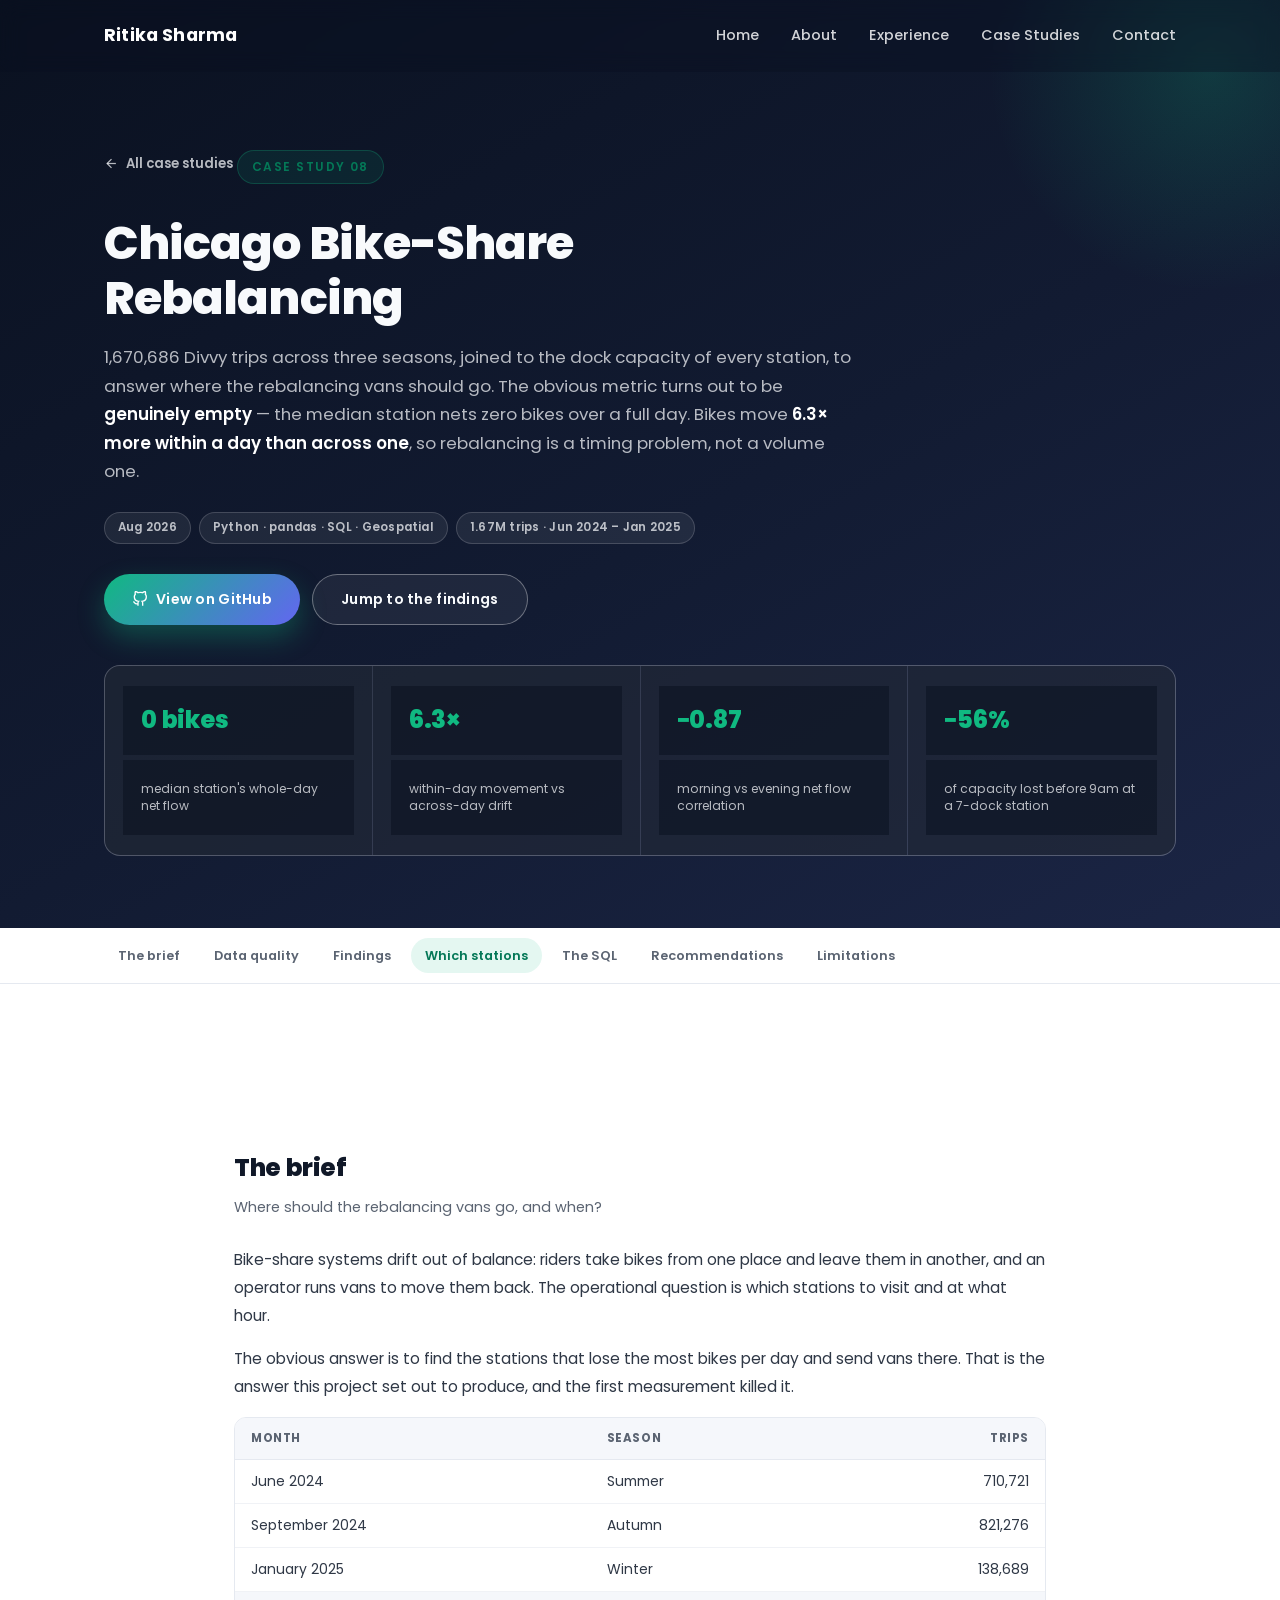
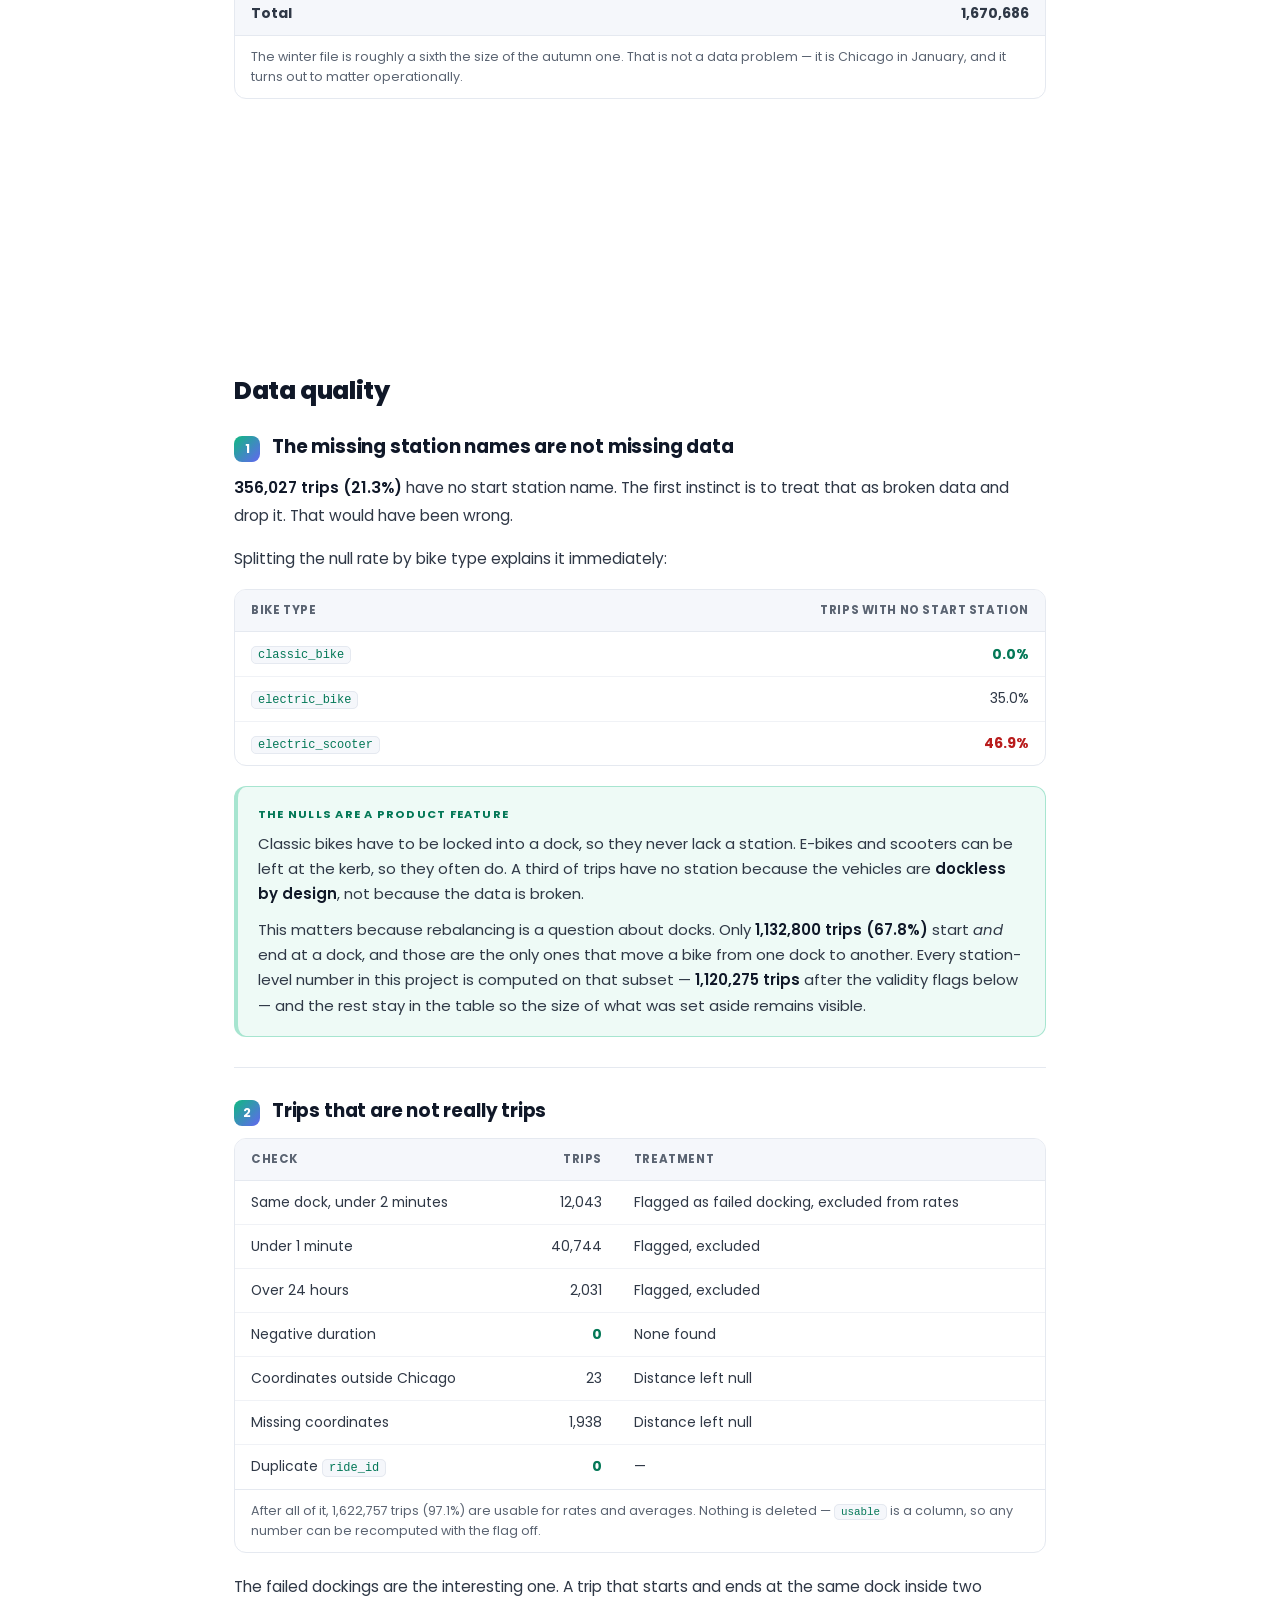
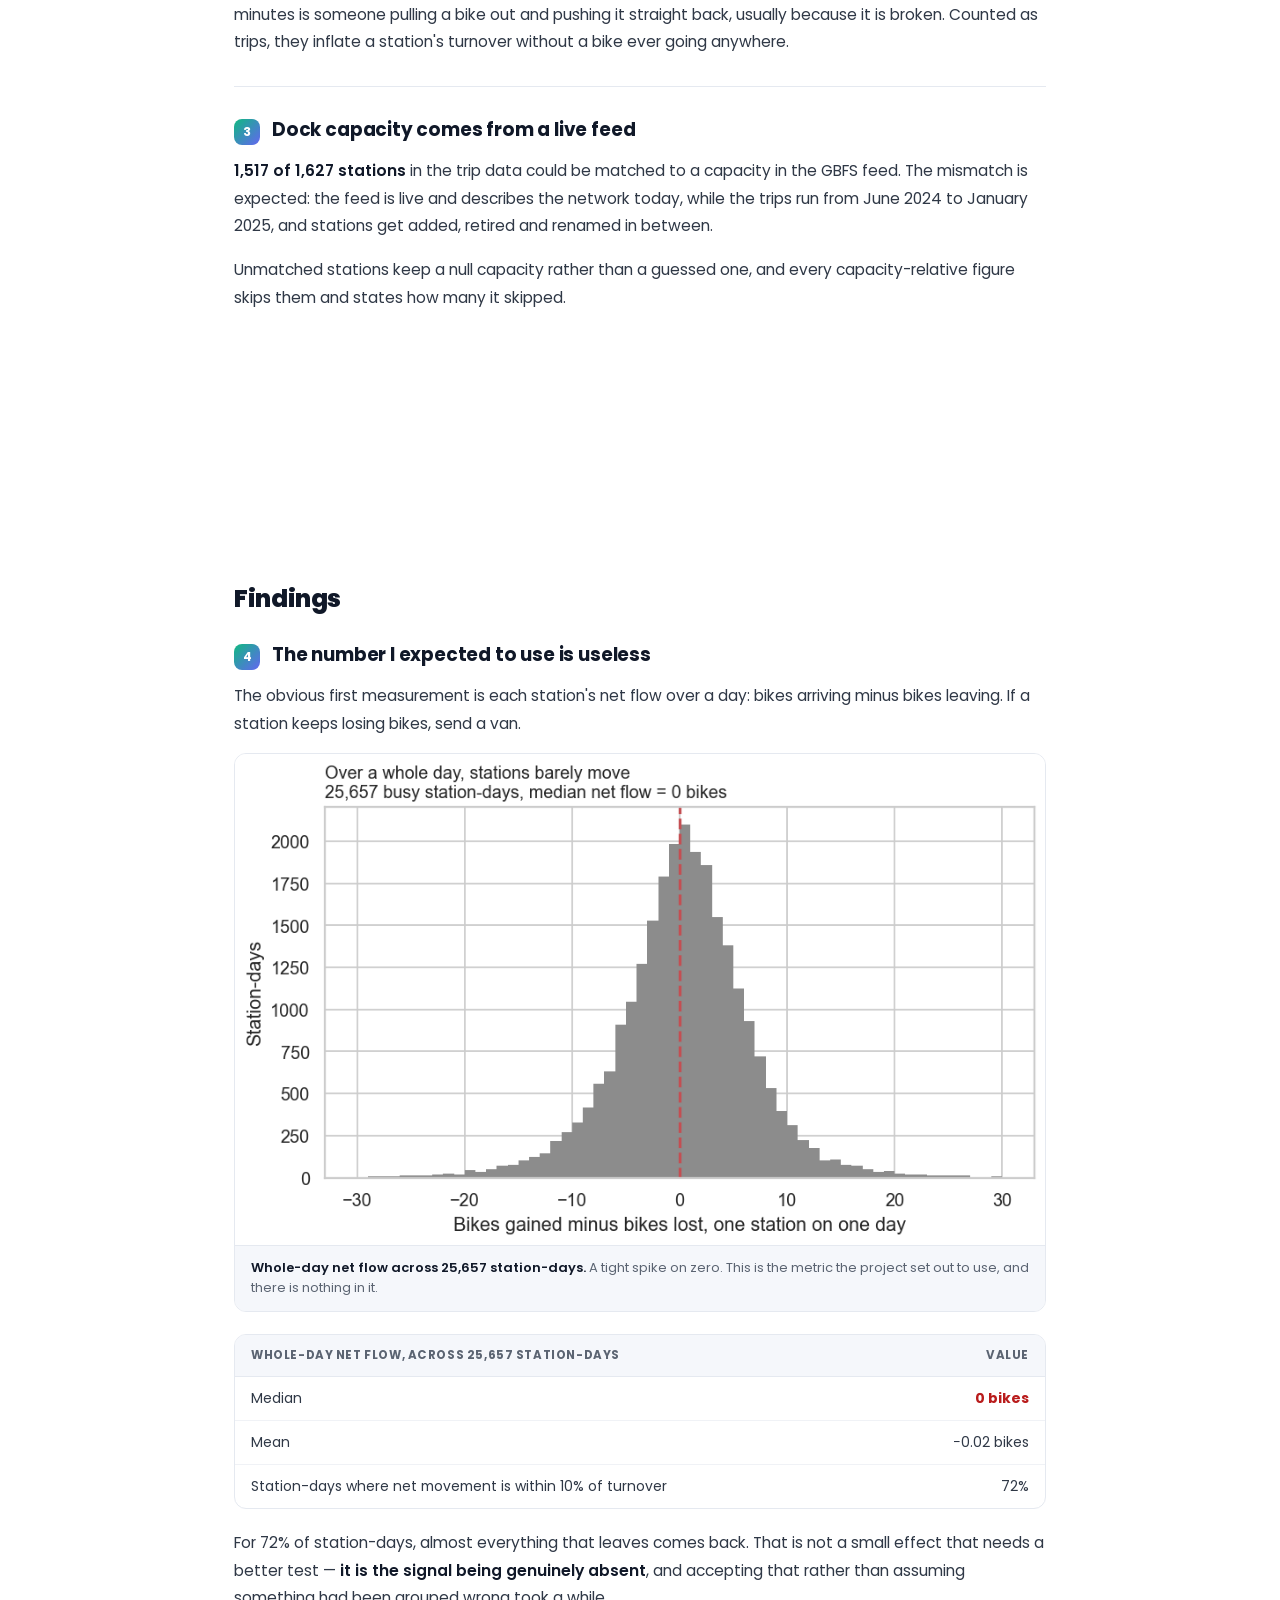
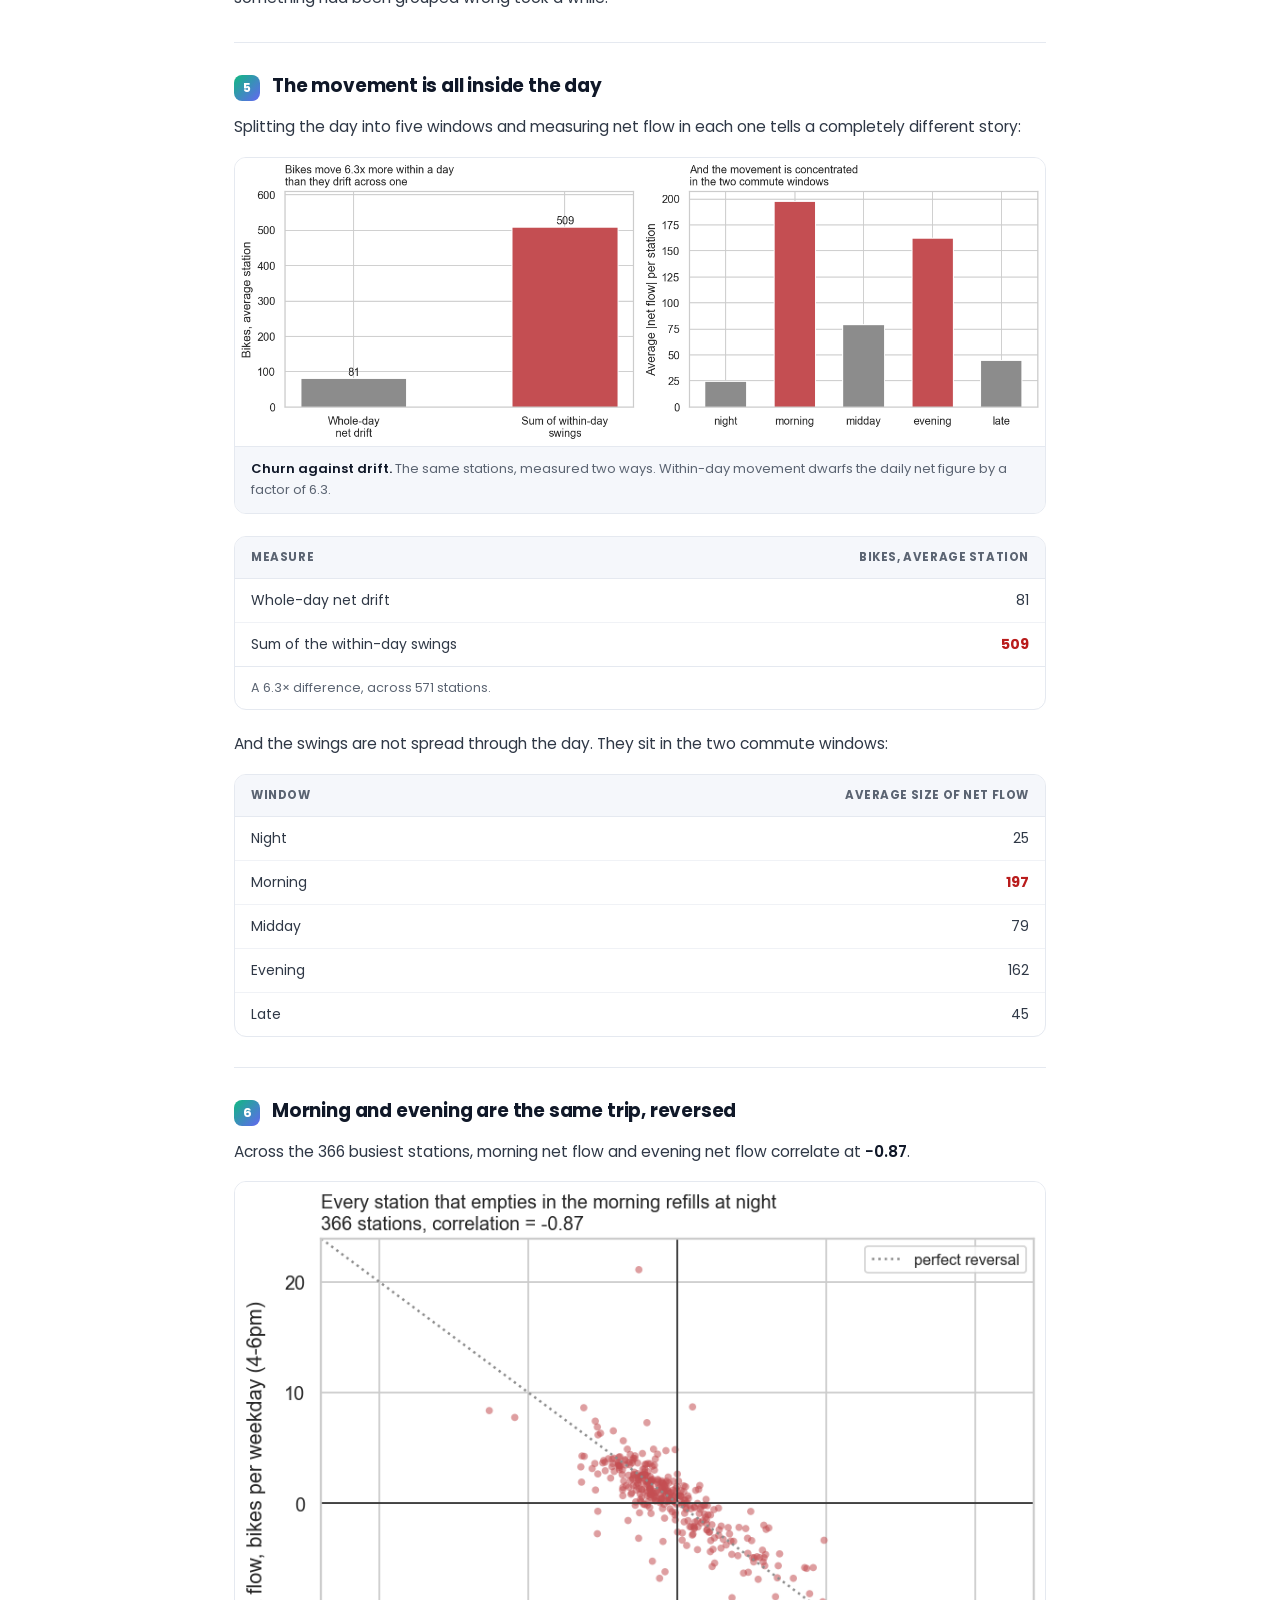
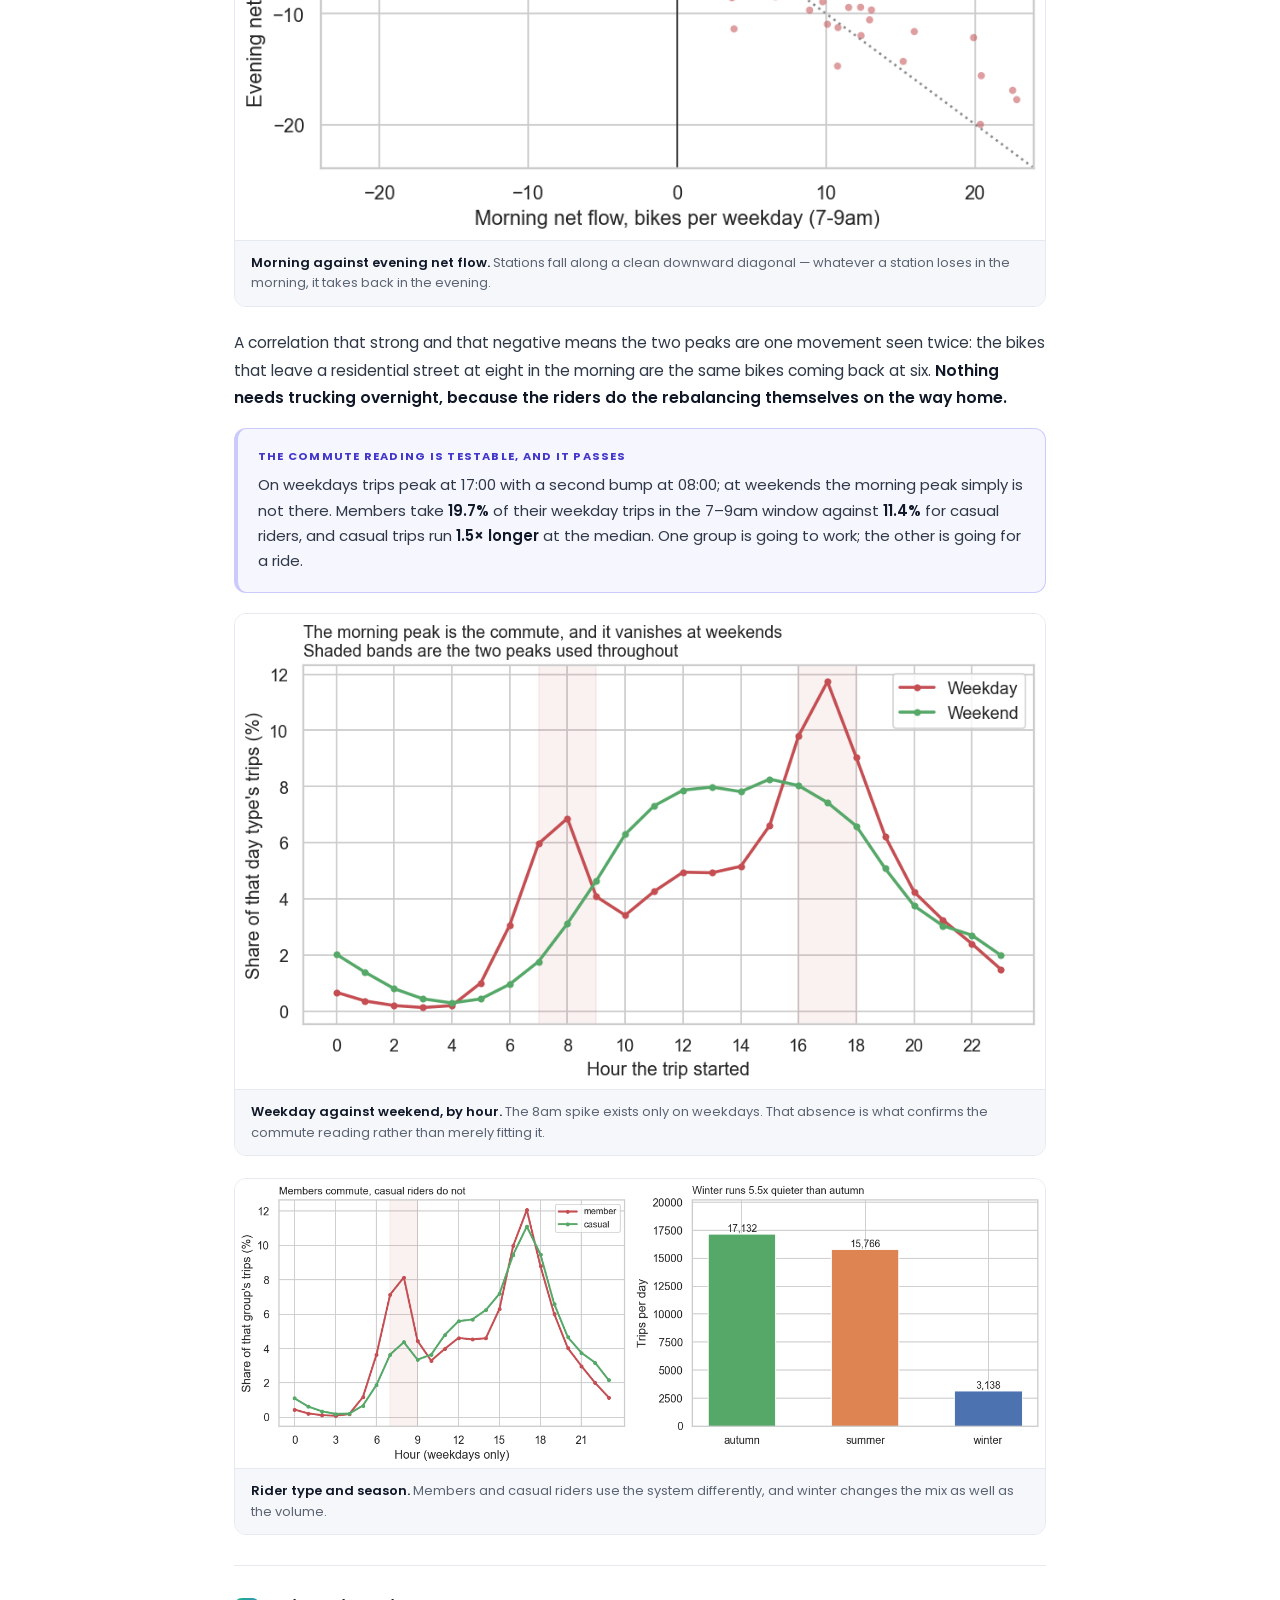
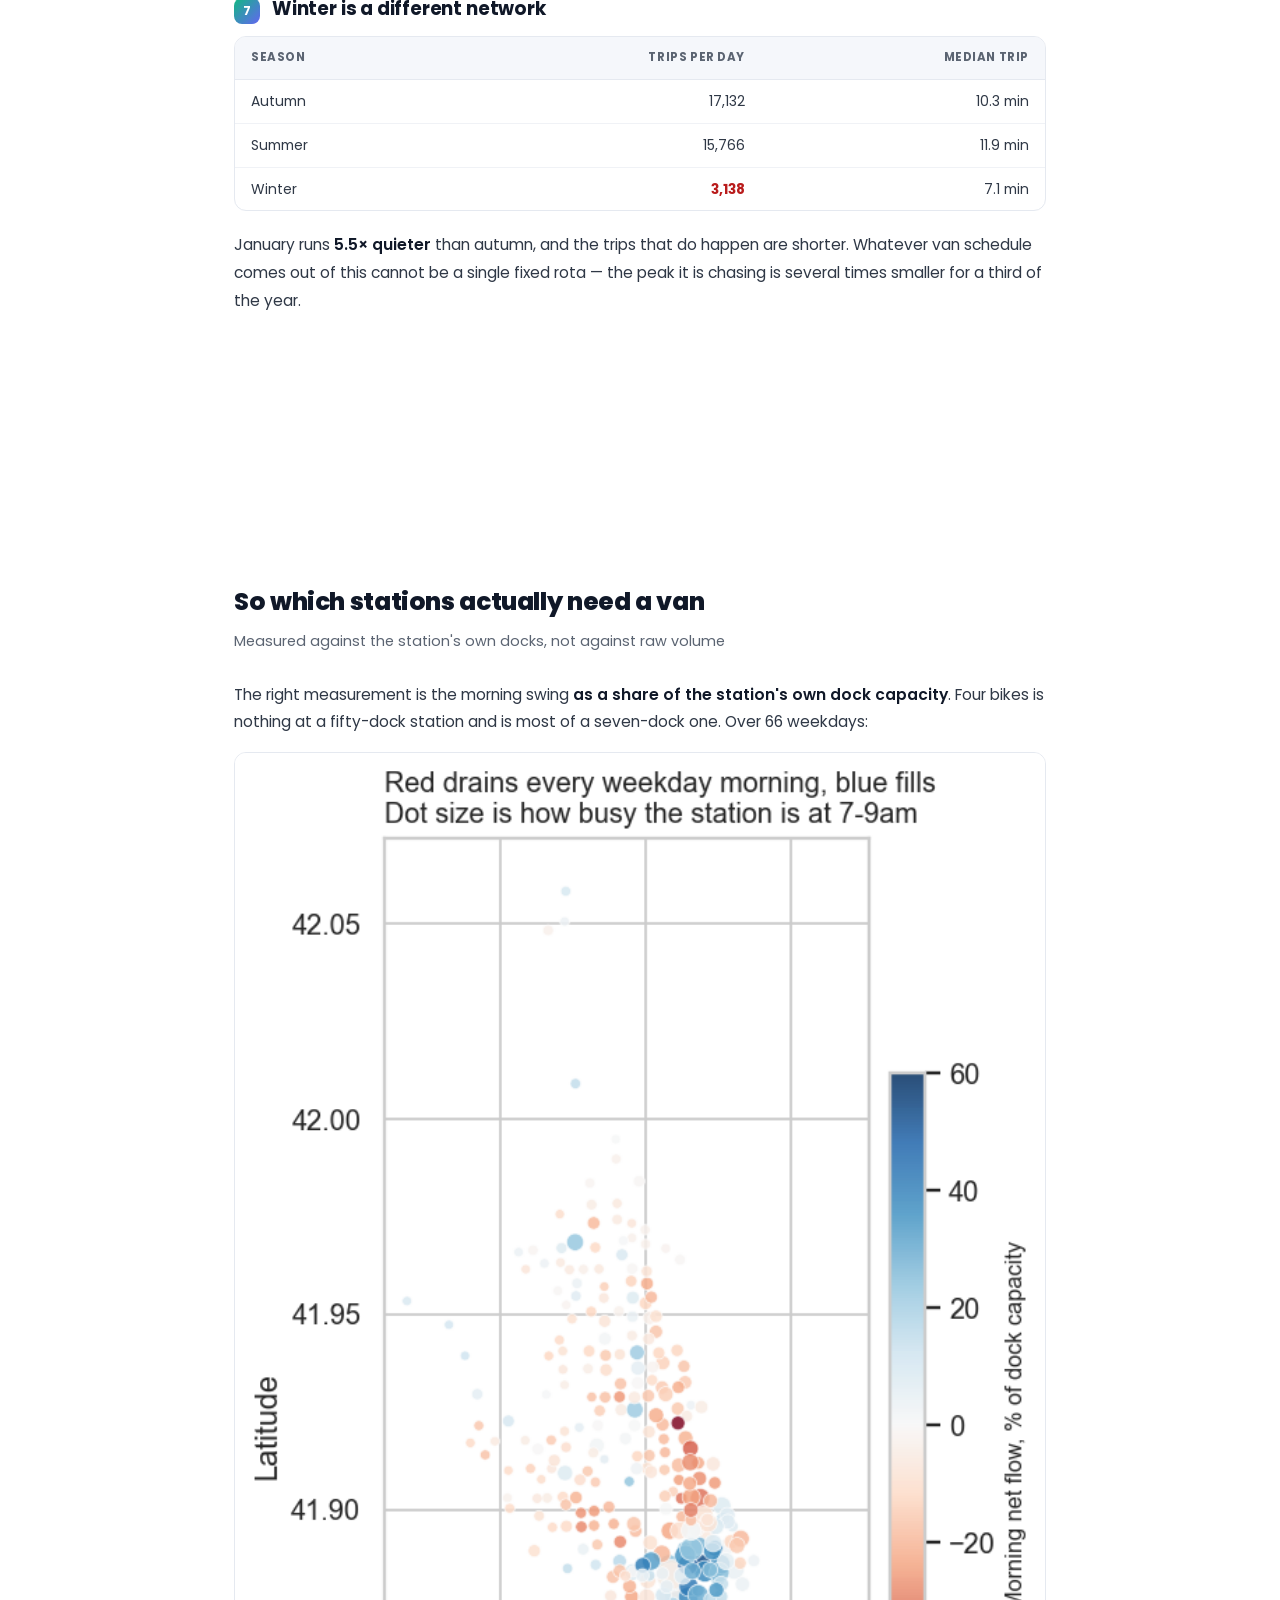
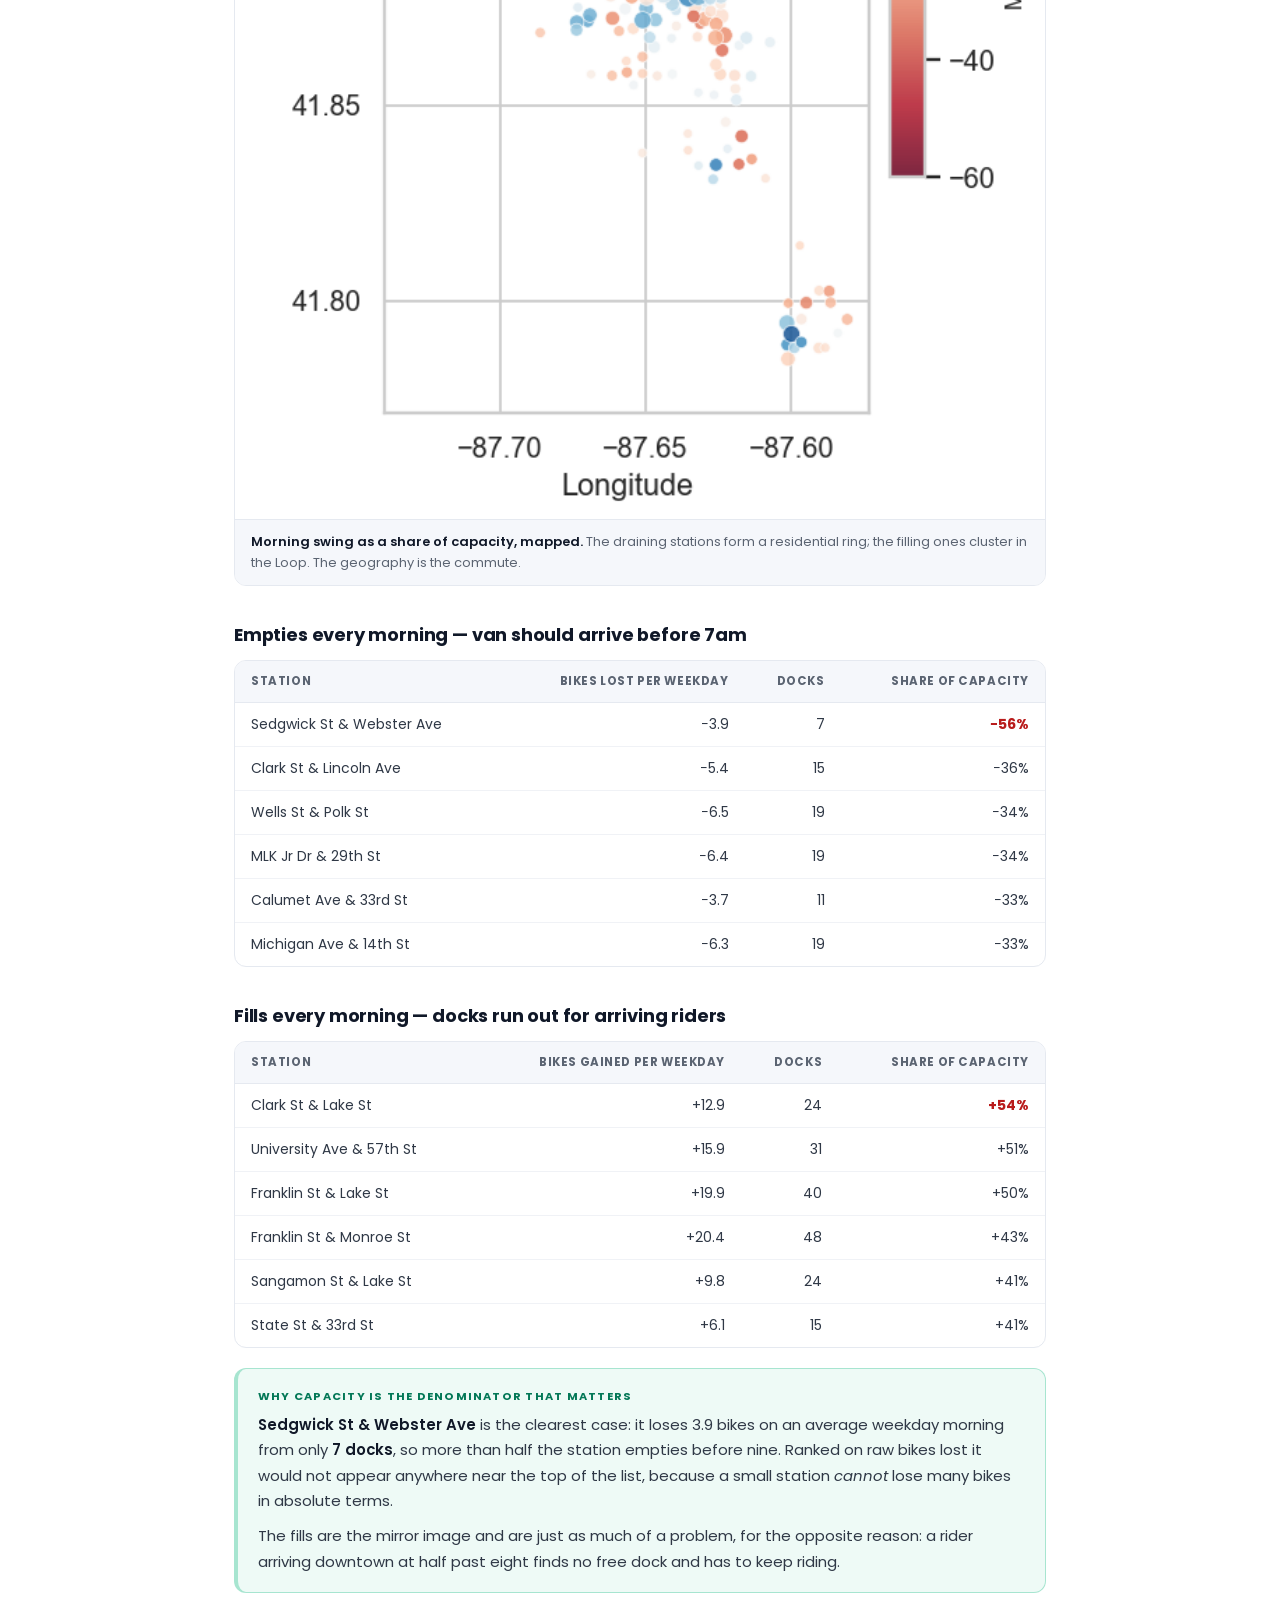
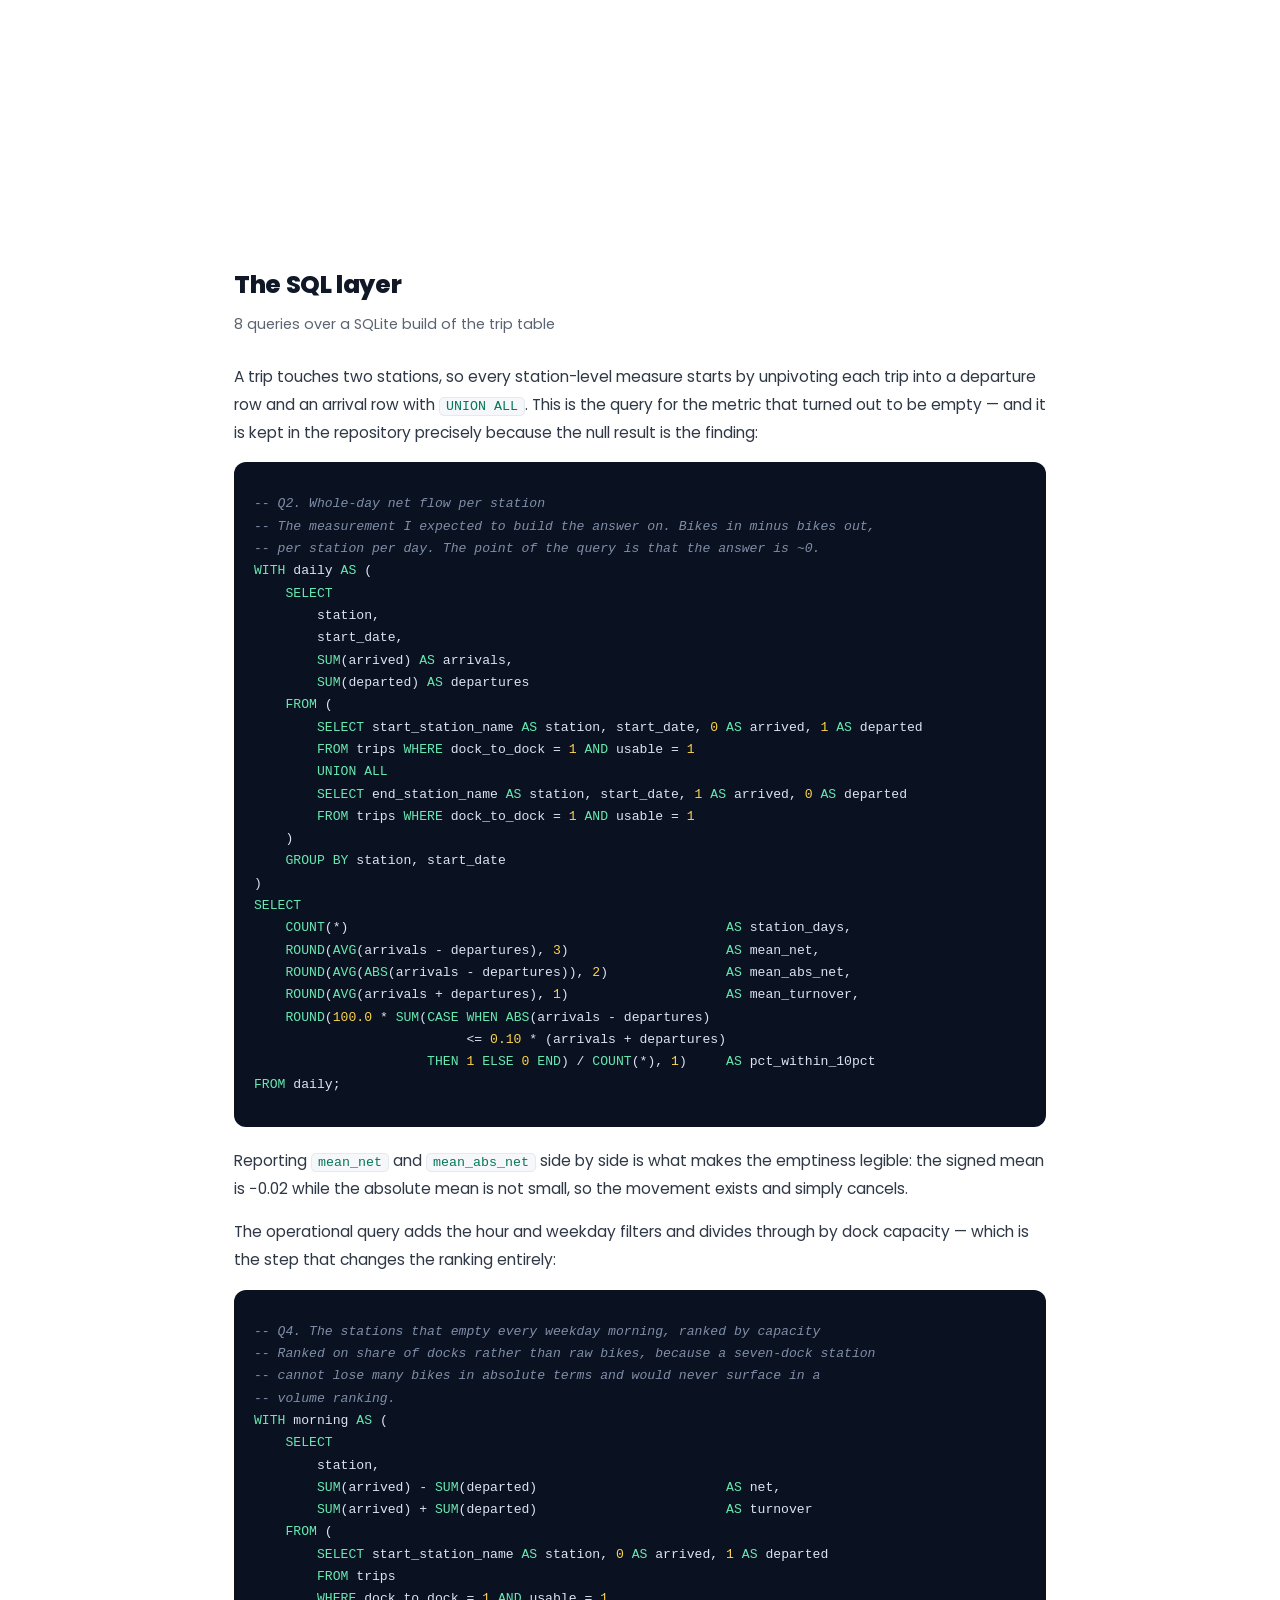
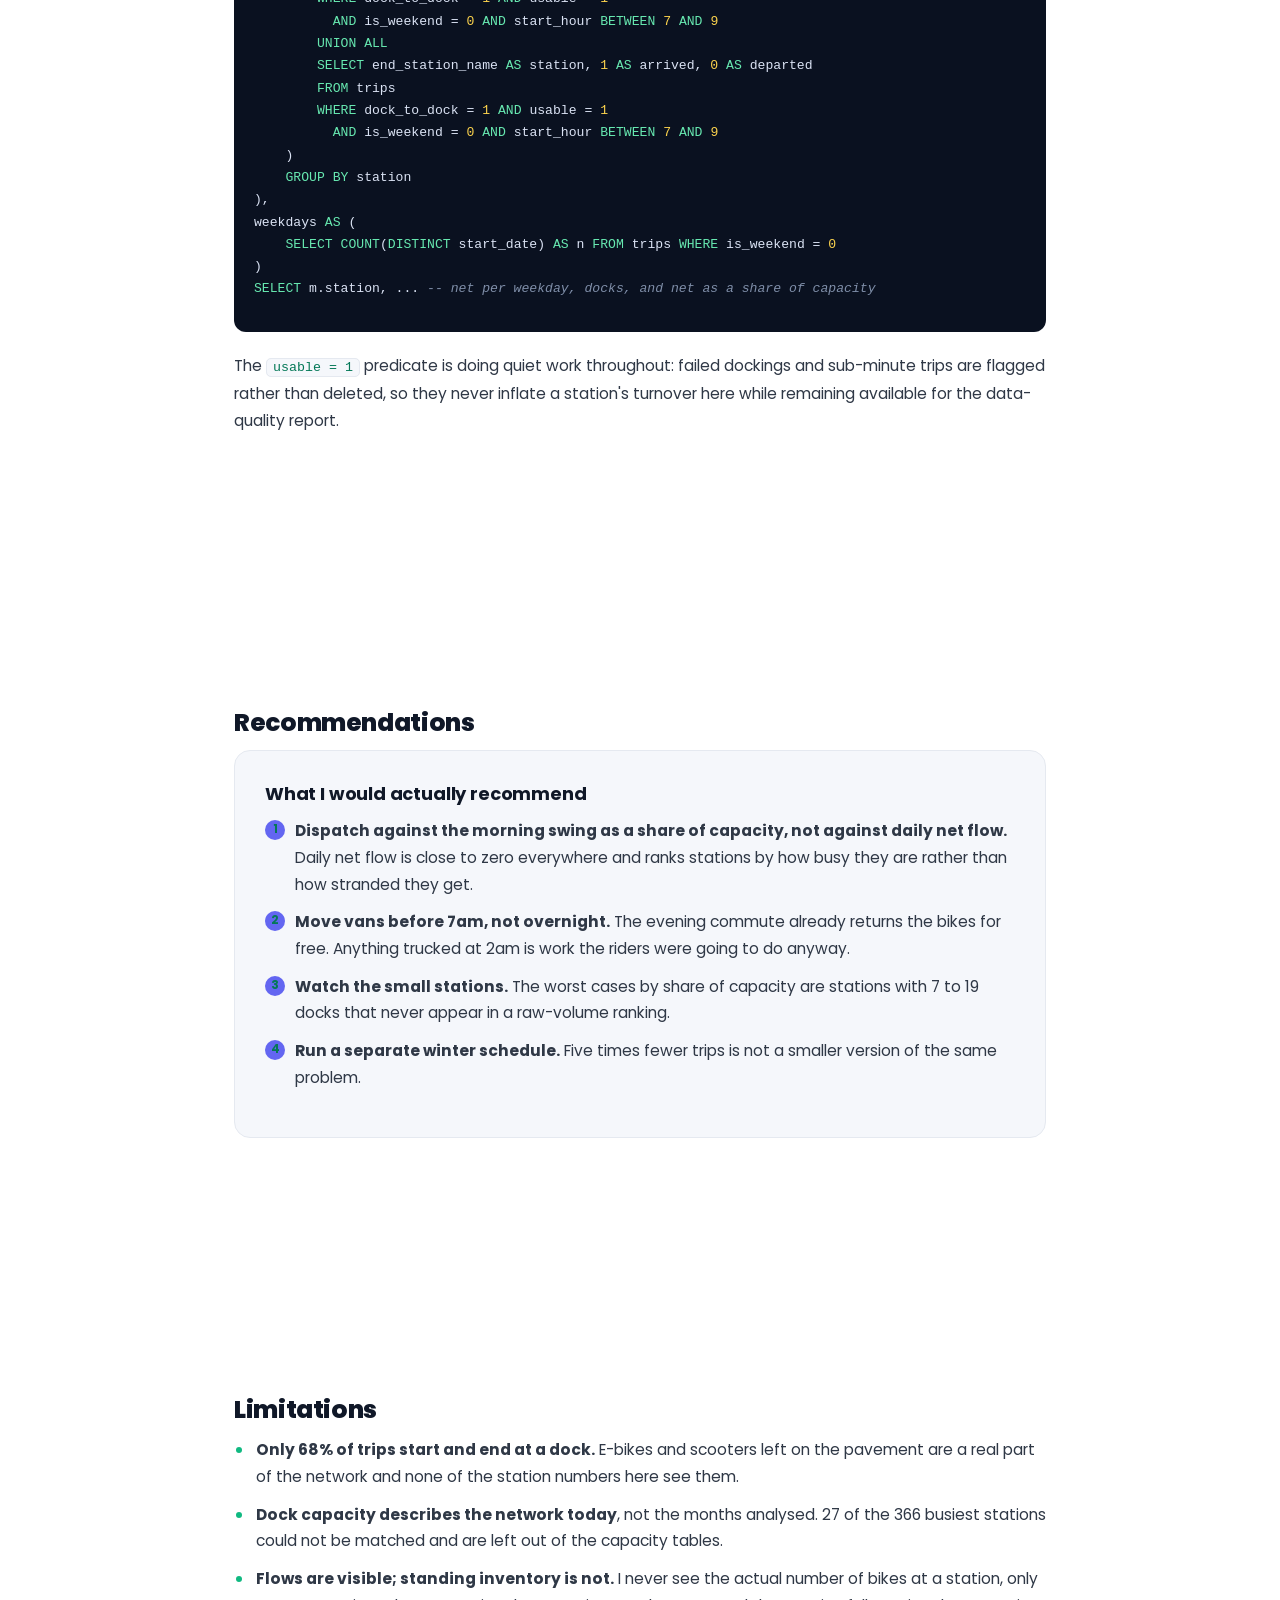
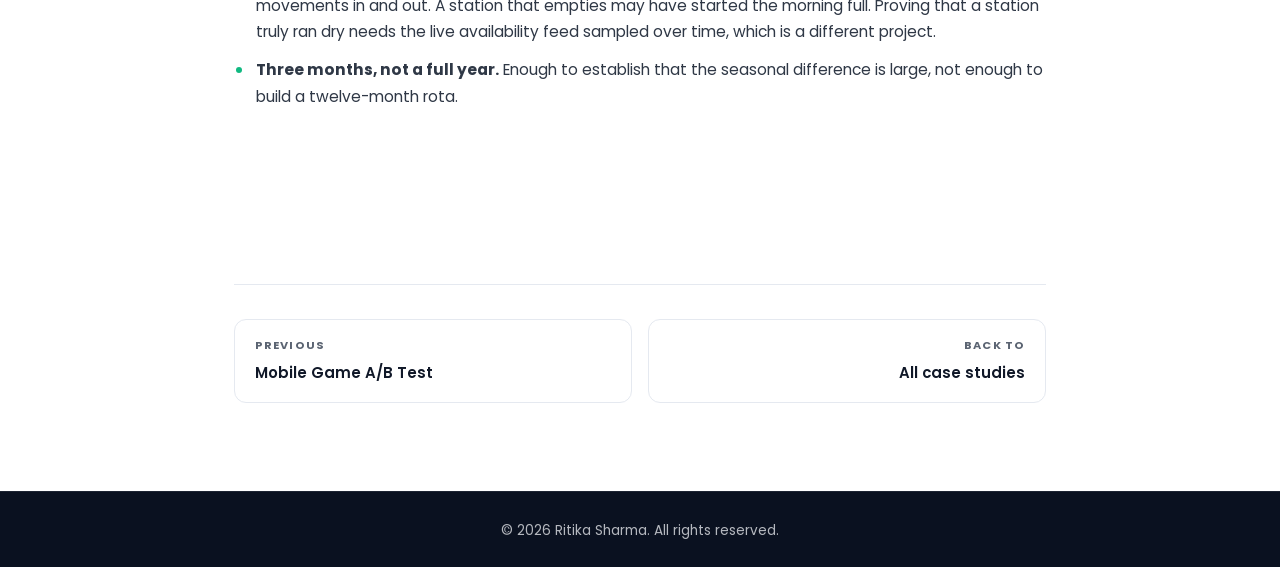
<file: case-studies/chicago-bike-rebalancing.html>
<!DOCTYPE html>
<html lang="en">
<head>
  <meta charset="utf-8">
  <title>Chicago Bike-Share Rebalancing — Case Study | Ritika Sharma</title>
  <meta name="viewport" content="width=device-width, initial-scale=1">
  <meta name="description" content="1.67M Divvy trips joined to station dock capacity. The obvious metric is useless — the median station nets zero bikes a day. Rebalancing is a timing problem, not a volume one.">
  <link rel="preconnect" href="https://fonts.googleapis.com">
  <link href="https://fonts.googleapis.com/css?family=Poppins:400,500,600,700,800" rel="stylesheet">
  <link rel="stylesheet" href="../css/main.css?v=6">
  <link rel="stylesheet" href="../css/case-study.css?v=1">
</head>
<body>

  <nav id="nav">
    <div class="wrap">
      <a href="../index.html" class="logo">Ritika Sharma</a>
      <div class="nav-links">
        <a href="../index.html">Home</a>
        <a href="../index.html#about">About</a>
        <a href="../index.html#experience">Experience</a>
        <a href="index.html">Case Studies</a>
        <a href="../index.html#contact">Contact</a>
      </div>
      <button class="nav-toggle" id="navToggle" aria-label="Toggle menu">
        <span></span><span></span><span></span>
      </button>
    </div>
  </nav>

  <main>
    <header class="cs-hero">
      <div class="wrap">
        <a href="index.html" class="cs-back">
          <svg viewBox="0 0 24 24" fill="none" stroke="currentColor" stroke-width="2"><line x1="19" y1="12" x2="5" y2="12"/><polyline points="12 19 5 12 12 5"/></svg>
          All case studies
        </a>
        <span class="eyebrow">Case Study 08</span>
        <h1>Chicago Bike-Share Rebalancing</h1>
        <p class="cs-lede">1,670,686 Divvy trips across three seasons, joined to the dock capacity of every station, to answer where the rebalancing vans should go. The obvious metric turns out to be <strong>genuinely empty</strong> — the median station nets zero bikes over a full day. Bikes move <strong>6.3× more within a day than across one</strong>, so rebalancing is a timing problem, not a volume one.</p>
        <div class="cs-meta">
          <span>Aug 2026</span>
          <span>Python · pandas · SQL · Geospatial</span>
          <span>1.67M trips · Jun 2024 – Jan 2025</span>
        </div>
        <div class="cs-hero-actions">
          <a href="https://github.com/Ritikasharma2004/chicago-bike-rebalancing" class="btn btn-primary" target="_blank" rel="noopener">
            <svg viewBox="0 0 24 24" fill="none" stroke="currentColor" stroke-width="2"><path d="M9 19c-5 1.5-5-2.5-7-3m14 6v-3.87a3.37 3.37 0 0 0-.94-2.61c3.14-.35 6.44-1.54 6.44-7A5.44 5.44 0 0 0 20 4.77 5.07 5.07 0 0 0 19.91 1S18.73.65 16 2.48a13.38 13.38 0 0 0-7 0C6.27.65 5.09 1 5.09 1A5.07 5.07 0 0 0 5 4.77a5.44 5.44 0 0 0-1.5 3.78c0 5.42 3.3 6.61 6.44 7A3.37 3.37 0 0 0 9 18.13V22"/></svg>
            View on GitHub
          </a>
          <a href="#findings" class="btn btn-ghost">Jump to the findings</a>
        </div>
        <div class="stat-strip">
          <div><div class="num">0 bikes</div><div class="label">median station's whole-day net flow</div></div>
          <div><div class="num">6.3×</div><div class="label">within-day movement vs across-day drift</div></div>
          <div><div class="num">−0.87</div><div class="label">morning vs evening net flow correlation</div></div>
          <div><div class="num">−56%</div><div class="label">of capacity lost before 9am at a 7-dock station</div></div>
        </div>
      </div>
    </header>

    <div class="cs-nav">
      <div class="wrap">
        <a href="#brief">The brief</a>
        <a href="#quality">Data quality</a>
        <a href="#findings">Findings</a>
        <a href="#stations">Which stations</a>
        <a href="#sql">The SQL</a>
        <a href="#recommend">Recommendations</a>
        <a href="#limits">Limitations</a>
      </div>
    </div>

    <div class="cs-body">
      <div class="wrap">

        <section class="cs-section" id="brief">
          <h2>The brief</h2>
          <p class="sub">Where should the rebalancing vans go, and when?</p>
          <p>Bike-share systems drift out of balance: riders take bikes from one place and leave them in another, and an operator runs vans to move them back. The operational question is which stations to visit and at what hour.</p>
          <p>The obvious answer is to find the stations that lose the most bikes per day and send vans there. That is the answer this project set out to produce, and the first measurement killed it.</p>
          <div class="cs-table">
            <table>
              <thead><tr><th>Month</th><th>Season</th><th class="num">Trips</th></tr></thead>
              <tbody>
                <tr><td>June 2024</td><td>Summer</td><td class="num">710,721</td></tr>
                <tr><td>September 2024</td><td>Autumn</td><td class="num">821,276</td></tr>
                <tr><td>January 2025</td><td>Winter</td><td class="num">138,689</td></tr>
                <tr class="total"><td>Total</td><td></td><td class="num">1,670,686</td></tr>
              </tbody>
              <caption>The winter file is roughly a sixth the size of the autumn one. That is not a data problem — it is Chicago in January, and it turns out to matter operationally.</caption>
            </table>
          </div>
        </section>

        <section class="cs-section" id="quality">
          <h2>Data quality</h2>

          <div class="finding">
            <h3><span class="n">1</span> The missing station names are not missing data</h3>
            <p><strong>356,027 trips (21.3%)</strong> have no start station name. The first instinct is to treat that as broken data and drop it. That would have been wrong.</p>
            <p>Splitting the null rate by bike type explains it immediately:</p>
            <div class="cs-table">
              <table>
                <thead><tr><th>Bike type</th><th class="num">Trips with no start station</th></tr></thead>
                <tbody>
                  <tr><td><code class="inline">classic_bike</code></td><td class="num hi">0.0%</td></tr>
                  <tr><td><code class="inline">electric_bike</code></td><td class="num">35.0%</td></tr>
                  <tr><td><code class="inline">electric_scooter</code></td><td class="num lo">46.9%</td></tr>
                </tbody>
              </table>
            </div>
            <div class="callout callout-key">
              <span class="callout-title">The nulls are a product feature</span>
              <p>Classic bikes have to be locked into a dock, so they never lack a station. E-bikes and scooters can be left at the kerb, so they often do. A third of trips have no station because the vehicles are <strong>dockless by design</strong>, not because the data is broken.</p>
              <p>This matters because rebalancing is a question about docks. Only <strong>1,132,800 trips (67.8%)</strong> start <em>and</em> end at a dock, and those are the only ones that move a bike from one dock to another. Every station-level number in this project is computed on that subset — <strong>1,120,275 trips</strong> after the validity flags below — and the rest stay in the table so the size of what was set aside remains visible.</p>
            </div>
          </div>

          <div class="finding">
            <h3><span class="n">2</span> Trips that are not really trips</h3>
            <div class="cs-table">
              <table>
                <thead><tr><th>Check</th><th class="num">Trips</th><th>Treatment</th></tr></thead>
                <tbody>
                  <tr><td>Same dock, under 2 minutes</td><td class="num">12,043</td><td>Flagged as failed docking, excluded from rates</td></tr>
                  <tr><td>Under 1 minute</td><td class="num">40,744</td><td>Flagged, excluded</td></tr>
                  <tr><td>Over 24 hours</td><td class="num">2,031</td><td>Flagged, excluded</td></tr>
                  <tr><td>Negative duration</td><td class="num hi">0</td><td>None found</td></tr>
                  <tr><td>Coordinates outside Chicago</td><td class="num">23</td><td>Distance left null</td></tr>
                  <tr><td>Missing coordinates</td><td class="num">1,938</td><td>Distance left null</td></tr>
                  <tr><td>Duplicate <code class="inline">ride_id</code></td><td class="num hi">0</td><td>—</td></tr>
                </tbody>
                <caption>After all of it, 1,622,757 trips (97.1%) are usable for rates and averages. Nothing is deleted — <code class="inline">usable</code> is a column, so any number can be recomputed with the flag off.</caption>
              </table>
            </div>
            <p>The failed dockings are the interesting one. A trip that starts and ends at the same dock inside two minutes is someone pulling a bike out and pushing it straight back, usually because it is broken. Counted as trips, they inflate a station's turnover without a bike ever going anywhere.</p>
          </div>

          <div class="finding">
            <h3><span class="n">3</span> Dock capacity comes from a live feed</h3>
            <p><strong>1,517 of 1,627 stations</strong> in the trip data could be matched to a capacity in the GBFS feed. The mismatch is expected: the feed is live and describes the network today, while the trips run from June 2024 to January 2025, and stations get added, retired and renamed in between.</p>
            <p>Unmatched stations keep a null capacity rather than a guessed one, and every capacity-relative figure skips them and states how many it skipped.</p>
          </div>
        </section>

        <section class="cs-section" id="findings">
          <h2>Findings</h2>

          <div class="finding">
            <h3><span class="n">4</span> The number I expected to use is useless</h3>
            <p>The obvious first measurement is each station's net flow over a day: bikes arriving minus bikes leaving. If a station keeps losing bikes, send a van.</p>
            <figure class="cs-figure">
              <img src="../images/case-studies/chicago-bike-rebalancing/01_daily_drift.png" alt="Distribution of whole-day net bike flow across Divvy station-days, centred on zero" loading="lazy">
              <figcaption><strong>Whole-day net flow across 25,657 station-days.</strong> A tight spike on zero. This is the metric the project set out to use, and there is nothing in it.</figcaption>
            </figure>
            <div class="cs-table">
              <table>
                <thead><tr><th>Whole-day net flow, across 25,657 station-days</th><th class="num">Value</th></tr></thead>
                <tbody>
                  <tr><td>Median</td><td class="num lo">0 bikes</td></tr>
                  <tr><td>Mean</td><td class="num">−0.02 bikes</td></tr>
                  <tr><td>Station-days where net movement is within 10% of turnover</td><td class="num">72%</td></tr>
                </tbody>
              </table>
            </div>
            <p>For 72% of station-days, almost everything that leaves comes back. That is not a small effect that needs a better test — <strong>it is the signal being genuinely absent</strong>, and accepting that rather than assuming something had been grouped wrong took a while.</p>
          </div>

          <div class="finding">
            <h3><span class="n">5</span> The movement is all inside the day</h3>
            <p>Splitting the day into five windows and measuring net flow in each one tells a completely different story:</p>
            <figure class="cs-figure">
              <img src="../images/case-studies/chicago-bike-rebalancing/02_churn_vs_drift.png" alt="Within-day bike churn compared against whole-day drift for Divvy stations" loading="lazy">
              <figcaption><strong>Churn against drift.</strong> The same stations, measured two ways. Within-day movement dwarfs the daily net figure by a factor of 6.3.</figcaption>
            </figure>
            <div class="cs-table">
              <table>
                <thead><tr><th>Measure</th><th class="num">Bikes, average station</th></tr></thead>
                <tbody>
                  <tr><td>Whole-day net drift</td><td class="num">81</td></tr>
                  <tr><td>Sum of the within-day swings</td><td class="num lo">509</td></tr>
                </tbody>
                <caption>A 6.3× difference, across 571 stations.</caption>
              </table>
            </div>
            <p>And the swings are not spread through the day. They sit in the two commute windows:</p>
            <div class="cs-table">
              <table>
                <thead><tr><th>Window</th><th class="num">Average size of net flow</th></tr></thead>
                <tbody>
                  <tr><td>Night</td><td class="num">25</td></tr>
                  <tr><td>Morning</td><td class="num lo">197</td></tr>
                  <tr><td>Midday</td><td class="num">79</td></tr>
                  <tr><td>Evening</td><td class="num">162</td></tr>
                  <tr><td>Late</td><td class="num">45</td></tr>
                </tbody>
              </table>
            </div>
          </div>

          <div class="finding">
            <h3><span class="n">6</span> Morning and evening are the same trip, reversed</h3>
            <p>Across the 366 busiest stations, morning net flow and evening net flow correlate at <strong>−0.87</strong>.</p>
            <figure class="cs-figure">
              <img src="../images/case-studies/chicago-bike-rebalancing/03_am_pm_reversal.png" alt="Scatter of morning against evening net bike flow showing a strong negative relationship" loading="lazy">
              <figcaption><strong>Morning against evening net flow.</strong> Stations fall along a clean downward diagonal — whatever a station loses in the morning, it takes back in the evening.</figcaption>
            </figure>
            <p>A correlation that strong and that negative means the two peaks are one movement seen twice: the bikes that leave a residential street at eight in the morning are the same bikes coming back at six. <strong>Nothing needs trucking overnight, because the riders do the rebalancing themselves on the way home.</strong></p>
            <div class="callout callout-note">
              <span class="callout-title">The commute reading is testable, and it passes</span>
              <p>On weekdays trips peak at 17:00 with a second bump at 08:00; at weekends the morning peak simply is not there. Members take <strong>19.7%</strong> of their weekday trips in the 7–9am window against <strong>11.4%</strong> for casual riders, and casual trips run <strong>1.5× longer</strong> at the median. One group is going to work; the other is going for a ride.</p>
            </div>
            <figure class="cs-figure">
              <img src="../images/case-studies/chicago-bike-rebalancing/05_weekday_weekend.png" alt="Hourly Divvy trip volume on weekdays compared against weekends" loading="lazy">
              <figcaption><strong>Weekday against weekend, by hour.</strong> The 8am spike exists only on weekdays. That absence is what confirms the commute reading rather than merely fitting it.</figcaption>
            </figure>
            <figure class="cs-figure">
              <img src="../images/case-studies/chicago-bike-rebalancing/06_riders_and_seasons.png" alt="Divvy rider type and trip duration split across seasons" loading="lazy">
              <figcaption><strong>Rider type and season.</strong> Members and casual riders use the system differently, and winter changes the mix as well as the volume.</figcaption>
            </figure>
          </div>

          <div class="finding">
            <h3><span class="n">7</span> Winter is a different network</h3>
            <div class="cs-table">
              <table>
                <thead><tr><th>Season</th><th class="num">Trips per day</th><th class="num">Median trip</th></tr></thead>
                <tbody>
                  <tr><td>Autumn</td><td class="num">17,132</td><td class="num">10.3 min</td></tr>
                  <tr><td>Summer</td><td class="num">15,766</td><td class="num">11.9 min</td></tr>
                  <tr><td>Winter</td><td class="num lo">3,138</td><td class="num">7.1 min</td></tr>
                </tbody>
              </table>
            </div>
            <p>January runs <strong>5.5× quieter</strong> than autumn, and the trips that do happen are shorter. Whatever van schedule comes out of this cannot be a single fixed rota — the peak it is chasing is several times smaller for a third of the year.</p>
          </div>
        </section>

        <section class="cs-section" id="stations">
          <h2>So which stations actually need a van</h2>
          <p class="sub">Measured against the station's own docks, not against raw volume</p>
          <p>The right measurement is the morning swing <strong>as a share of the station's own dock capacity</strong>. Four bikes is nothing at a fifty-dock station and is most of a seven-dock one. Over 66 weekdays:</p>
          <figure class="cs-figure">
            <img src="../images/case-studies/chicago-bike-rebalancing/04_morning_map.png" alt="Map of Chicago Divvy stations coloured by morning net bike flow as a share of dock capacity" loading="lazy">
            <figcaption><strong>Morning swing as a share of capacity, mapped.</strong> The draining stations form a residential ring; the filling ones cluster in the Loop. The geography is the commute.</figcaption>
          </figure>

          <h3>Empties every morning — van should arrive before 7am</h3>
          <div class="cs-table">
            <table>
              <thead><tr><th>Station</th><th class="num">Bikes lost per weekday</th><th class="num">Docks</th><th class="num">Share of capacity</th></tr></thead>
              <tbody>
                <tr><td>Sedgwick St &amp; Webster Ave</td><td class="num">−3.9</td><td class="num">7</td><td class="num lo">−56%</td></tr>
                <tr><td>Clark St &amp; Lincoln Ave</td><td class="num">−5.4</td><td class="num">15</td><td class="num">−36%</td></tr>
                <tr><td>Wells St &amp; Polk St</td><td class="num">−6.5</td><td class="num">19</td><td class="num">−34%</td></tr>
                <tr><td>MLK Jr Dr &amp; 29th St</td><td class="num">−6.4</td><td class="num">19</td><td class="num">−34%</td></tr>
                <tr><td>Calumet Ave &amp; 33rd St</td><td class="num">−3.7</td><td class="num">11</td><td class="num">−33%</td></tr>
                <tr><td>Michigan Ave &amp; 14th St</td><td class="num">−6.3</td><td class="num">19</td><td class="num">−33%</td></tr>
              </tbody>
            </table>
          </div>

          <h3>Fills every morning — docks run out for arriving riders</h3>
          <div class="cs-table">
            <table>
              <thead><tr><th>Station</th><th class="num">Bikes gained per weekday</th><th class="num">Docks</th><th class="num">Share of capacity</th></tr></thead>
              <tbody>
                <tr><td>Clark St &amp; Lake St</td><td class="num">+12.9</td><td class="num">24</td><td class="num lo">+54%</td></tr>
                <tr><td>University Ave &amp; 57th St</td><td class="num">+15.9</td><td class="num">31</td><td class="num">+51%</td></tr>
                <tr><td>Franklin St &amp; Lake St</td><td class="num">+19.9</td><td class="num">40</td><td class="num">+50%</td></tr>
                <tr><td>Franklin St &amp; Monroe St</td><td class="num">+20.4</td><td class="num">48</td><td class="num">+43%</td></tr>
                <tr><td>Sangamon St &amp; Lake St</td><td class="num">+9.8</td><td class="num">24</td><td class="num">+41%</td></tr>
                <tr><td>State St &amp; 33rd St</td><td class="num">+6.1</td><td class="num">15</td><td class="num">+41%</td></tr>
              </tbody>
            </table>
          </div>

          <div class="callout callout-key">
            <span class="callout-title">Why capacity is the denominator that matters</span>
            <p><strong>Sedgwick St &amp; Webster Ave</strong> is the clearest case: it loses 3.9 bikes on an average weekday morning from only <strong>7 docks</strong>, so more than half the station empties before nine. Ranked on raw bikes lost it would not appear anywhere near the top of the list, because a small station <em>cannot</em> lose many bikes in absolute terms.</p>
            <p>The fills are the mirror image and are just as much of a problem, for the opposite reason: a rider arriving downtown at half past eight finds no free dock and has to keep riding.</p>
          </div>
        </section>

        <section class="cs-section" id="sql">
          <h2>The SQL layer</h2>
          <p class="sub">8 queries over a SQLite build of the trip table</p>
          <p>A trip touches two stations, so every station-level measure starts by unpivoting each trip into a departure row and an arrival row with <code class="inline">UNION ALL</code>. This is the query for the metric that turned out to be empty — and it is kept in the repository precisely because the null result is the finding:</p>
          <div class="cs-code"><pre><span class="c">-- Q2. Whole-day net flow per station
-- The measurement I expected to build the answer on. Bikes in minus bikes out,
-- per station per day. The point of the query is that the answer is ~0.</span>
<span class="k">WITH</span> daily <span class="k">AS</span> (
    <span class="k">SELECT</span>
        station,
        start_date,
        <span class="k">SUM</span>(arrived) <span class="k">AS</span> arrivals,
        <span class="k">SUM</span>(departed) <span class="k">AS</span> departures
    <span class="k">FROM</span> (
        <span class="k">SELECT</span> start_station_name <span class="k">AS</span> station, start_date, <span class="s">0</span> <span class="k">AS</span> arrived, <span class="s">1</span> <span class="k">AS</span> departed
        <span class="k">FROM</span> trips <span class="k">WHERE</span> dock_to_dock = <span class="s">1</span> <span class="k">AND</span> usable = <span class="s">1</span>
        <span class="k">UNION ALL</span>
        <span class="k">SELECT</span> end_station_name <span class="k">AS</span> station, start_date, <span class="s">1</span> <span class="k">AS</span> arrived, <span class="s">0</span> <span class="k">AS</span> departed
        <span class="k">FROM</span> trips <span class="k">WHERE</span> dock_to_dock = <span class="s">1</span> <span class="k">AND</span> usable = <span class="s">1</span>
    )
    <span class="k">GROUP BY</span> station, start_date
)
<span class="k">SELECT</span>
    <span class="k">COUNT</span>(*)                                                <span class="k">AS</span> station_days,
    <span class="k">ROUND</span>(<span class="k">AVG</span>(arrivals - departures), <span class="s">3</span>)                    <span class="k">AS</span> mean_net,
    <span class="k">ROUND</span>(<span class="k">AVG</span>(<span class="k">ABS</span>(arrivals - departures)), <span class="s">2</span>)               <span class="k">AS</span> mean_abs_net,
    <span class="k">ROUND</span>(<span class="k">AVG</span>(arrivals + departures), <span class="s">1</span>)                    <span class="k">AS</span> mean_turnover,
    <span class="k">ROUND</span>(<span class="s">100.0</span> * <span class="k">SUM</span>(<span class="k">CASE WHEN</span> <span class="k">ABS</span>(arrivals - departures)
                           &lt;= <span class="s">0.10</span> * (arrivals + departures)
                      <span class="k">THEN</span> <span class="s">1</span> <span class="k">ELSE</span> <span class="s">0</span> <span class="k">END</span>) / <span class="k">COUNT</span>(*), <span class="s">1</span>)     <span class="k">AS</span> pct_within_10pct
<span class="k">FROM</span> daily;</pre></div>
          <p>Reporting <code class="inline">mean_net</code> and <code class="inline">mean_abs_net</code> side by side is what makes the emptiness legible: the signed mean is −0.02 while the absolute mean is not small, so the movement exists and simply cancels.</p>
          <p>The operational query adds the hour and weekday filters and divides through by dock capacity — which is the step that changes the ranking entirely:</p>
          <div class="cs-code"><pre><span class="c">-- Q4. The stations that empty every weekday morning, ranked by capacity
-- Ranked on share of docks rather than raw bikes, because a seven-dock station
-- cannot lose many bikes in absolute terms and would never surface in a
-- volume ranking.</span>
<span class="k">WITH</span> morning <span class="k">AS</span> (
    <span class="k">SELECT</span>
        station,
        <span class="k">SUM</span>(arrived) - <span class="k">SUM</span>(departed)                        <span class="k">AS</span> net,
        <span class="k">SUM</span>(arrived) + <span class="k">SUM</span>(departed)                        <span class="k">AS</span> turnover
    <span class="k">FROM</span> (
        <span class="k">SELECT</span> start_station_name <span class="k">AS</span> station, <span class="s">0</span> <span class="k">AS</span> arrived, <span class="s">1</span> <span class="k">AS</span> departed
        <span class="k">FROM</span> trips
        <span class="k">WHERE</span> dock_to_dock = <span class="s">1</span> <span class="k">AND</span> usable = <span class="s">1</span>
          <span class="k">AND</span> is_weekend = <span class="s">0</span> <span class="k">AND</span> start_hour <span class="k">BETWEEN</span> <span class="s">7</span> <span class="k">AND</span> <span class="s">9</span>
        <span class="k">UNION ALL</span>
        <span class="k">SELECT</span> end_station_name <span class="k">AS</span> station, <span class="s">1</span> <span class="k">AS</span> arrived, <span class="s">0</span> <span class="k">AS</span> departed
        <span class="k">FROM</span> trips
        <span class="k">WHERE</span> dock_to_dock = <span class="s">1</span> <span class="k">AND</span> usable = <span class="s">1</span>
          <span class="k">AND</span> is_weekend = <span class="s">0</span> <span class="k">AND</span> start_hour <span class="k">BETWEEN</span> <span class="s">7</span> <span class="k">AND</span> <span class="s">9</span>
    )
    <span class="k">GROUP BY</span> station
),
weekdays <span class="k">AS</span> (
    <span class="k">SELECT</span> <span class="k">COUNT</span>(<span class="k">DISTINCT</span> start_date) <span class="k">AS</span> n <span class="k">FROM</span> trips <span class="k">WHERE</span> is_weekend = <span class="s">0</span>
)
<span class="k">SELECT</span> m.station, ... <span class="c">-- net per weekday, docks, and net as a share of capacity</span></pre></div>
          <p>The <code class="inline">usable = 1</code> predicate is doing quiet work throughout: failed dockings and sub-minute trips are flagged rather than deleted, so they never inflate a station's turnover here while remaining available for the data-quality report.</p>
        </section>

        <section class="cs-section" id="recommend">
          <h2>Recommendations</h2>
          <div class="takeaway">
            <h3>What I would actually recommend</h3>
            <ul class="cs-list ordered">
              <li><strong>Dispatch against the morning swing as a share of capacity, not against daily net flow.</strong> Daily net flow is close to zero everywhere and ranks stations by how busy they are rather than how stranded they get.</li>
              <li><strong>Move vans before 7am, not overnight.</strong> The evening commute already returns the bikes for free. Anything trucked at 2am is work the riders were going to do anyway.</li>
              <li><strong>Watch the small stations.</strong> The worst cases by share of capacity are stations with 7 to 19 docks that never appear in a raw-volume ranking.</li>
              <li><strong>Run a separate winter schedule.</strong> Five times fewer trips is not a smaller version of the same problem.</li>
            </ul>
          </div>
        </section>

        <section class="cs-section" id="limits">
          <h2>Limitations</h2>
          <ul class="cs-list">
            <li><strong>Only 68% of trips start and end at a dock.</strong> E-bikes and scooters left on the pavement are a real part of the network and none of the station numbers here see them.</li>
            <li><strong>Dock capacity describes the network today</strong>, not the months analysed. 27 of the 366 busiest stations could not be matched and are left out of the capacity tables.</li>
            <li><strong>Flows are visible; standing inventory is not.</strong> I never see the actual number of bikes at a station, only movements in and out. A station that empties may have started the morning full. Proving that a station truly ran dry needs the live availability feed sampled over time, which is a different project.</li>
            <li><strong>Three months, not a full year.</strong> Enough to establish that the seasonal difference is large, not enough to build a twelve-month rota.</li>
          </ul>
        </section>

        <nav class="cs-pager">
          <a href="mobile-game-ab-test.html">
            <span class="dir">Previous</span>
            <span class="ttl">Mobile Game A/B Test</span>
          </a>
          <a href="index.html" class="next">
            <span class="dir">Back to</span>
            <span class="ttl">All case studies</span>
          </a>
        </nav>

      </div>
    </div>
  </main>

  <footer>
    <div class="wrap">© <span id="year"></span> Ritika Sharma. All rights reserved.</div>
  </footer>

  <script src="../js/case-study.js?v=1"></script>
</body>
</html>
</file>
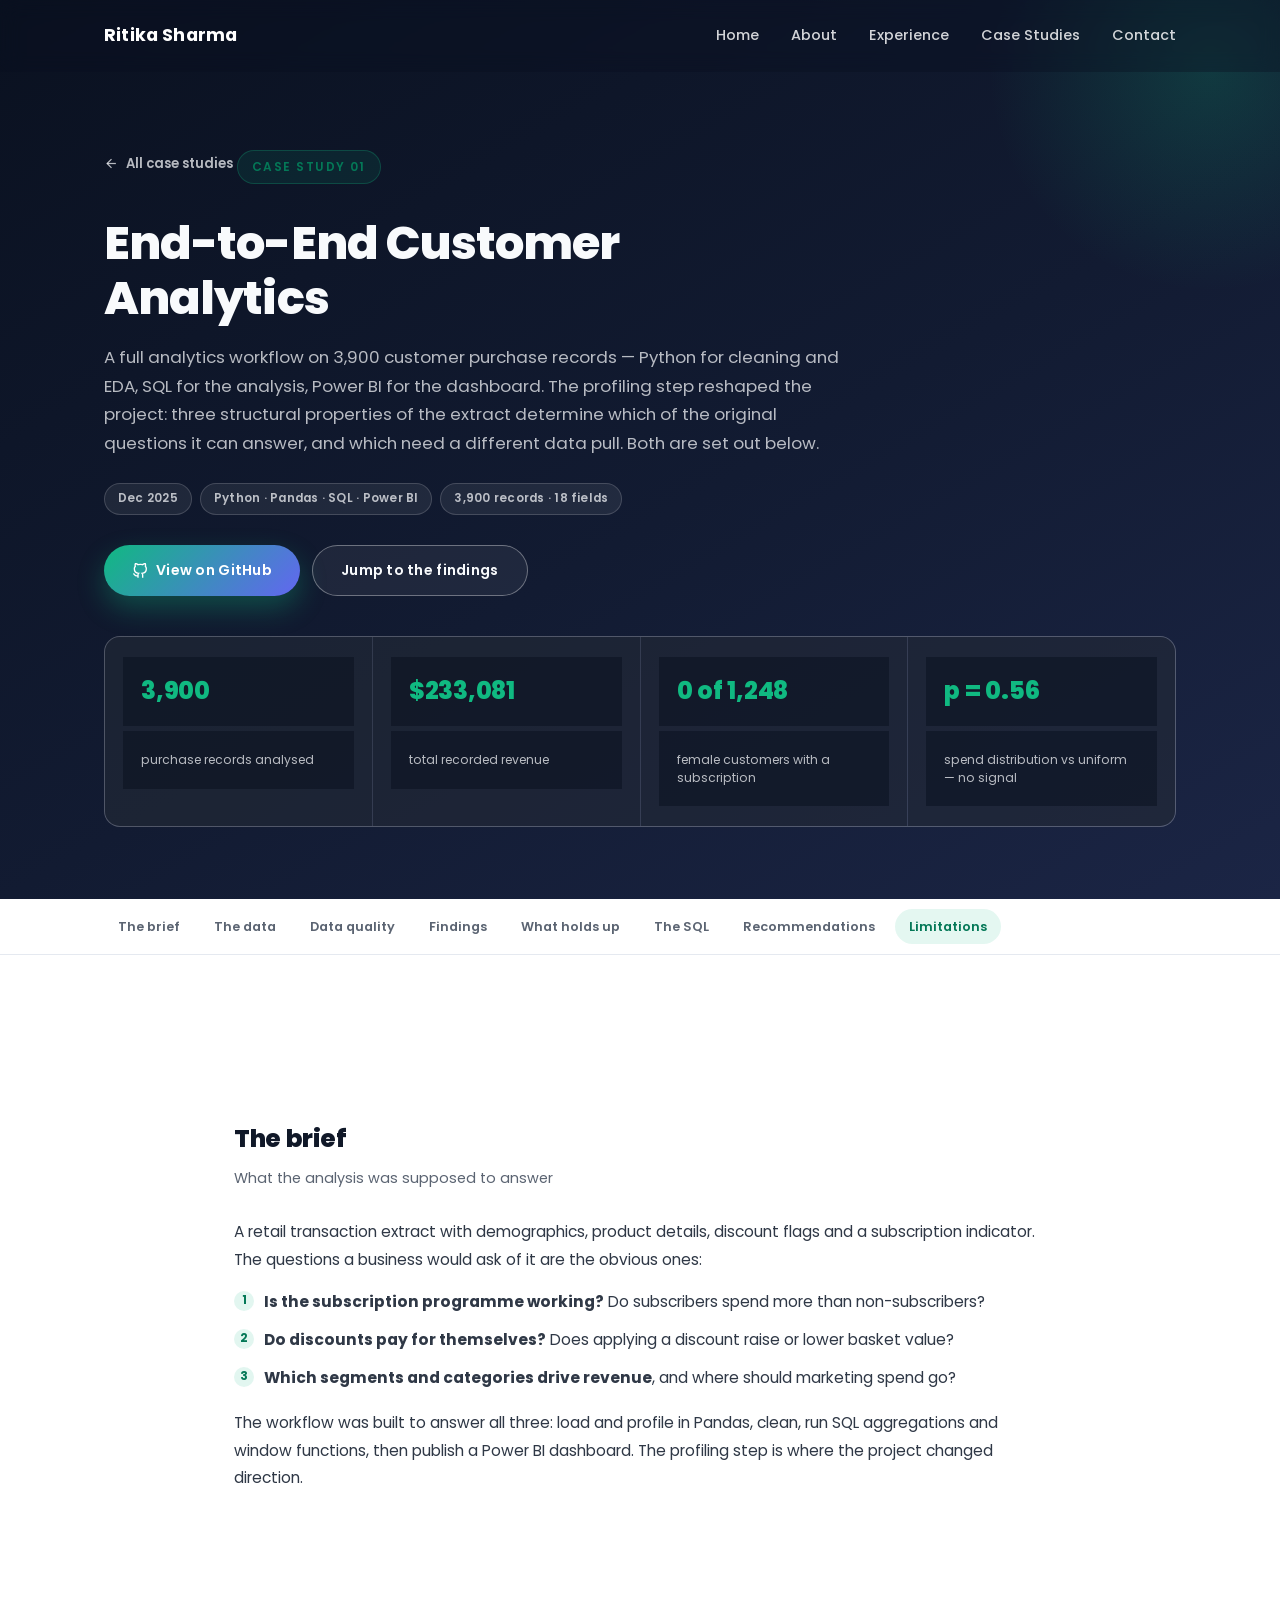
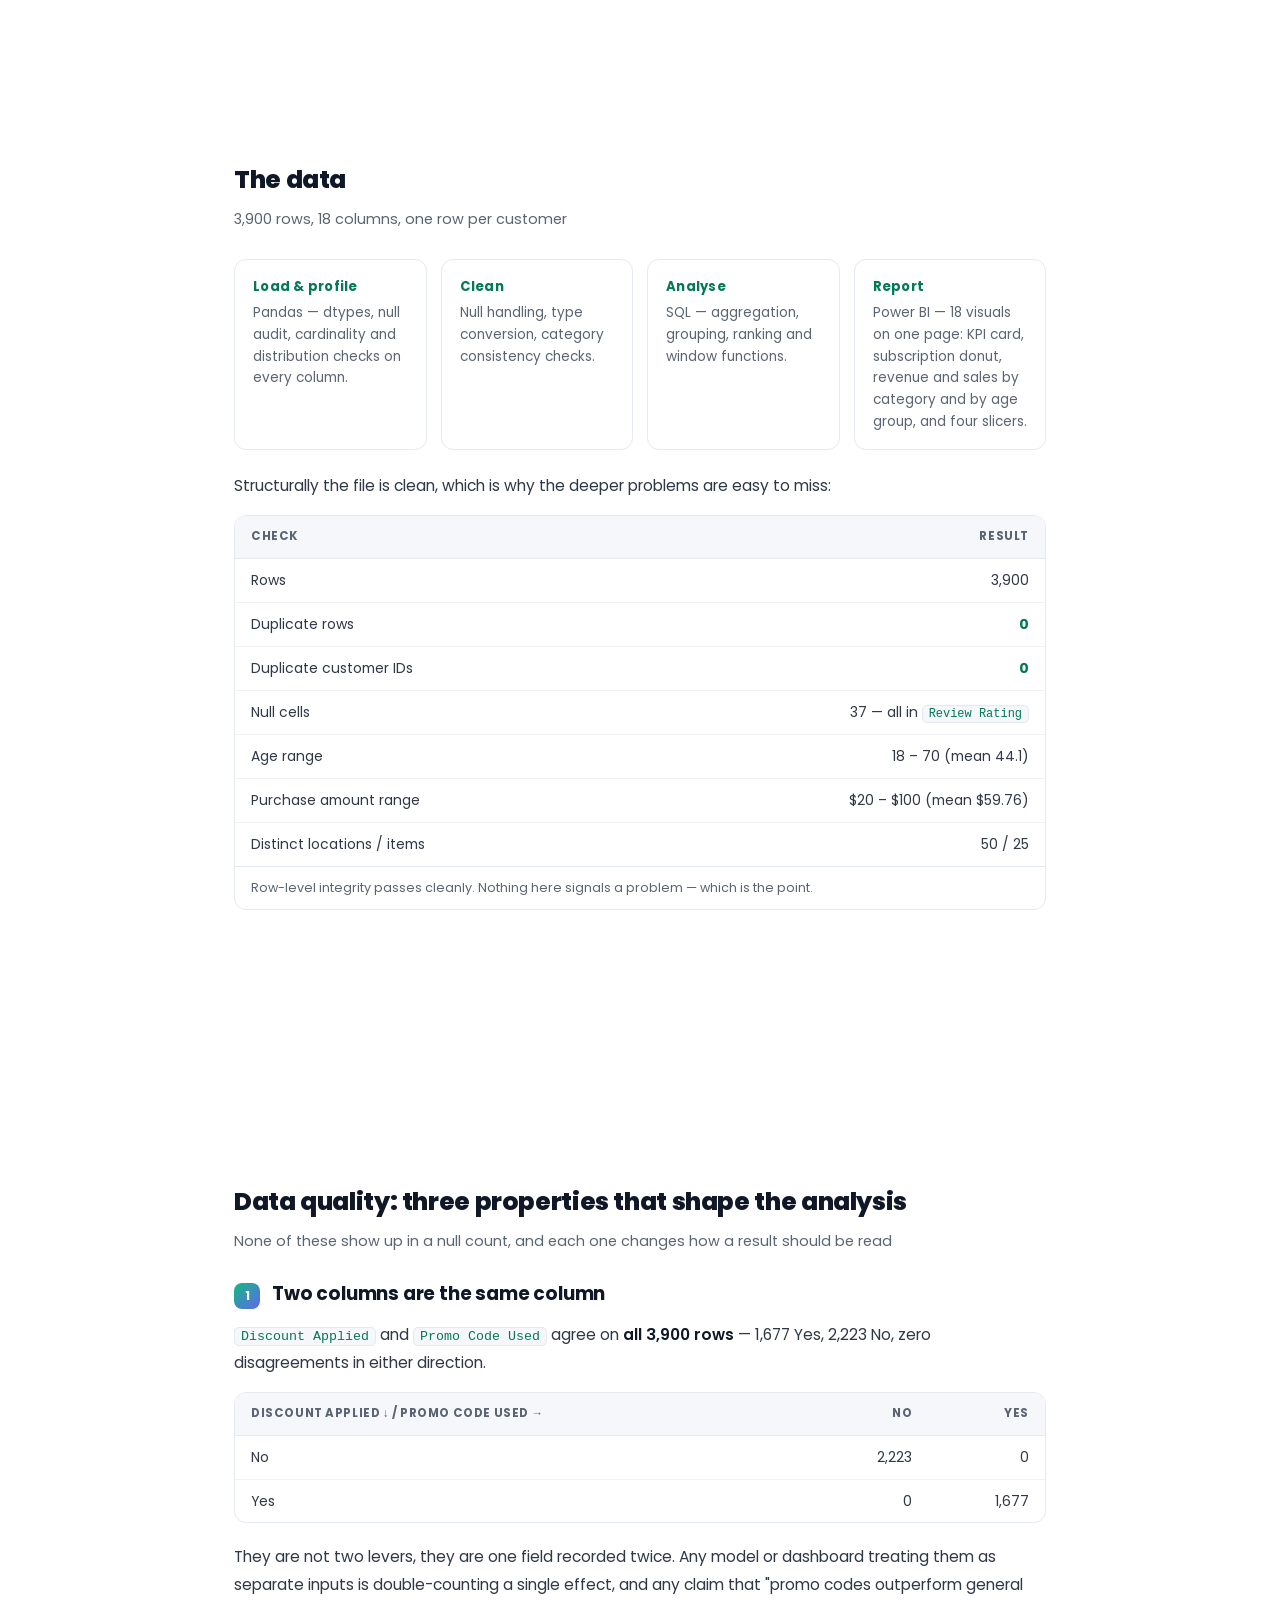
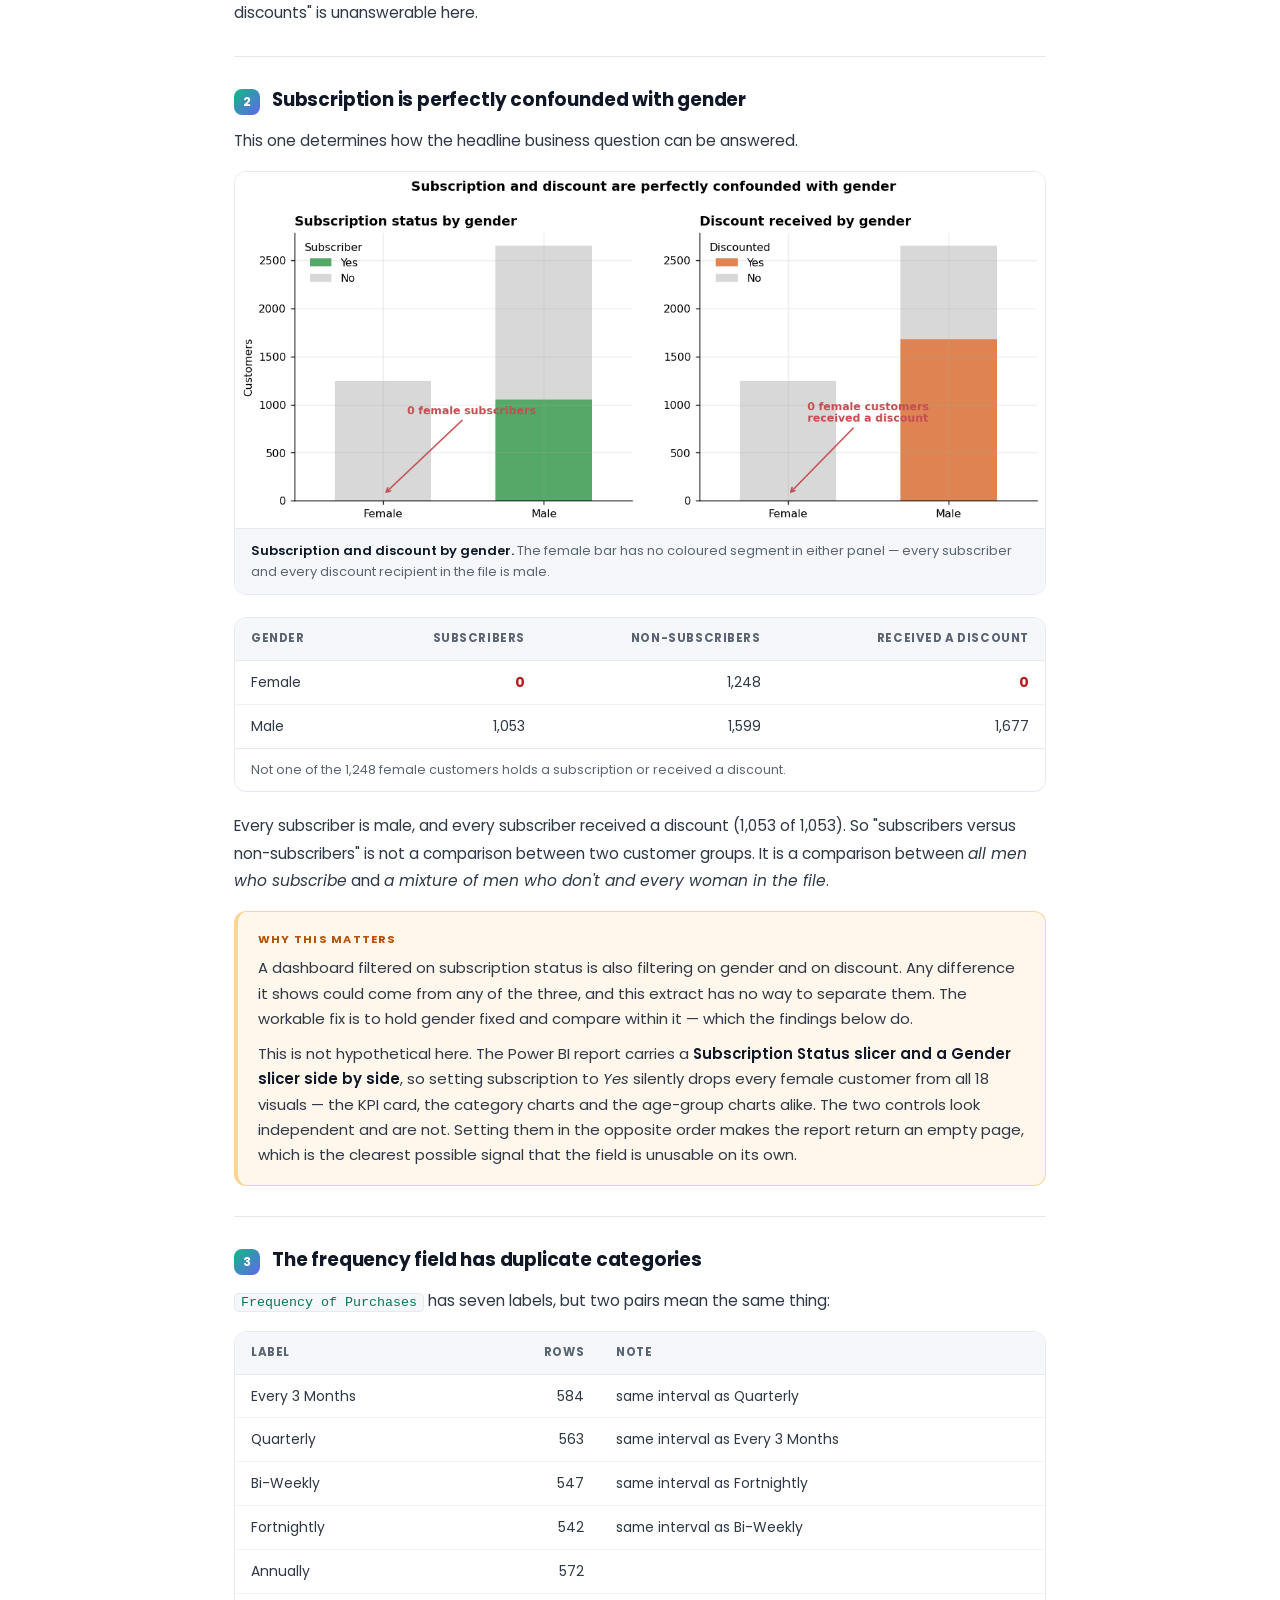
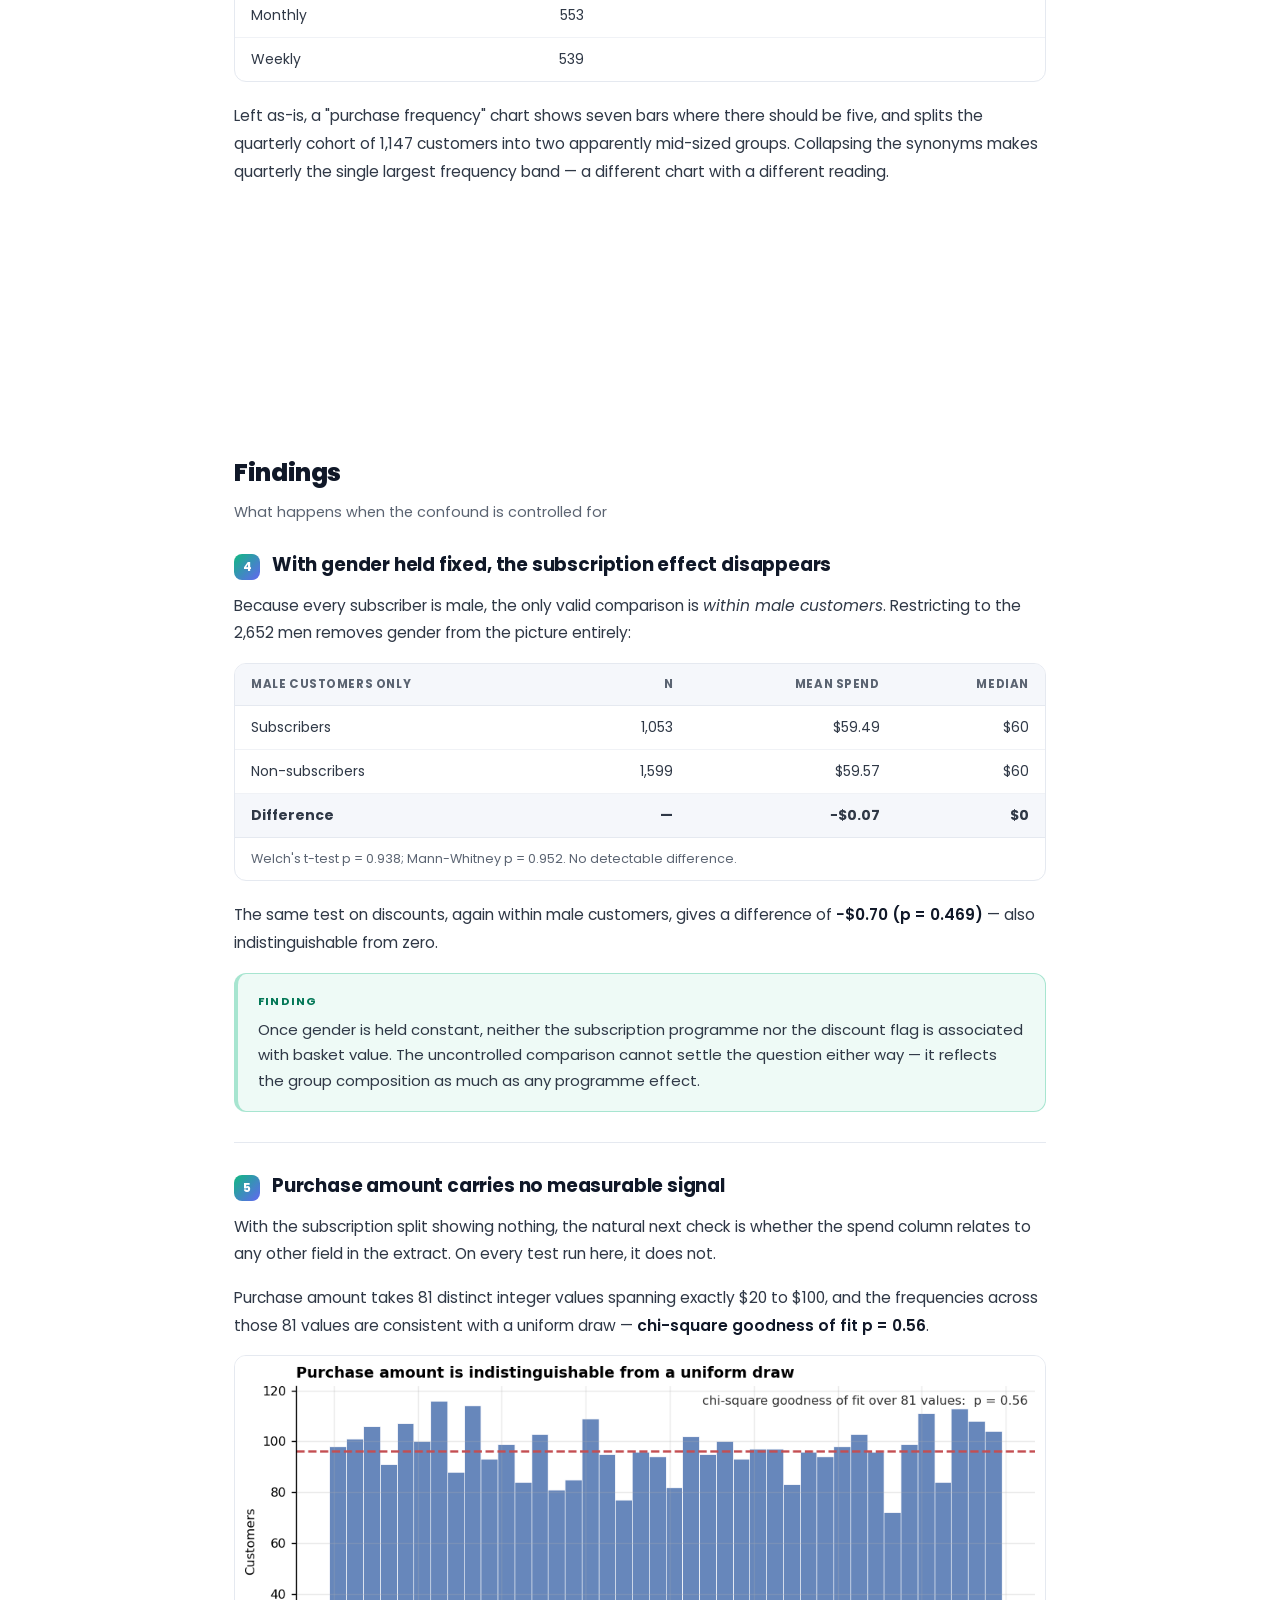
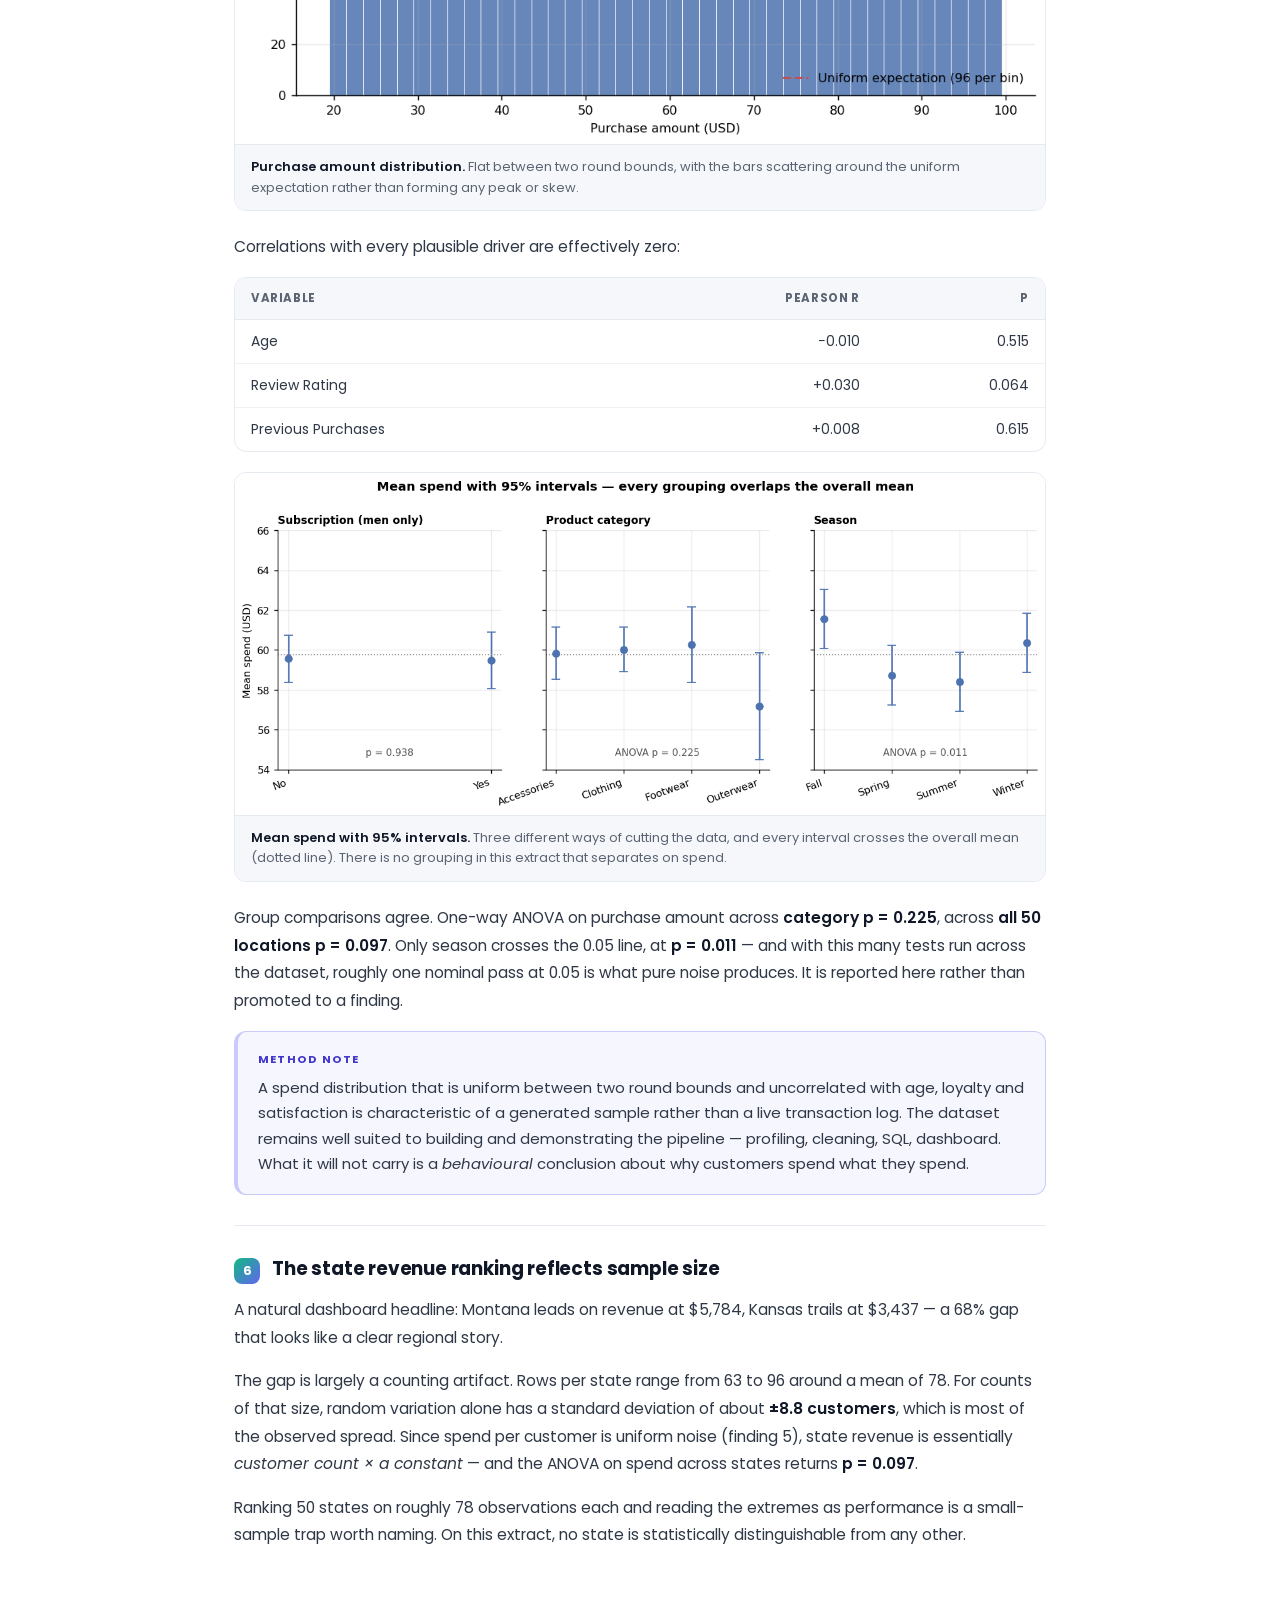
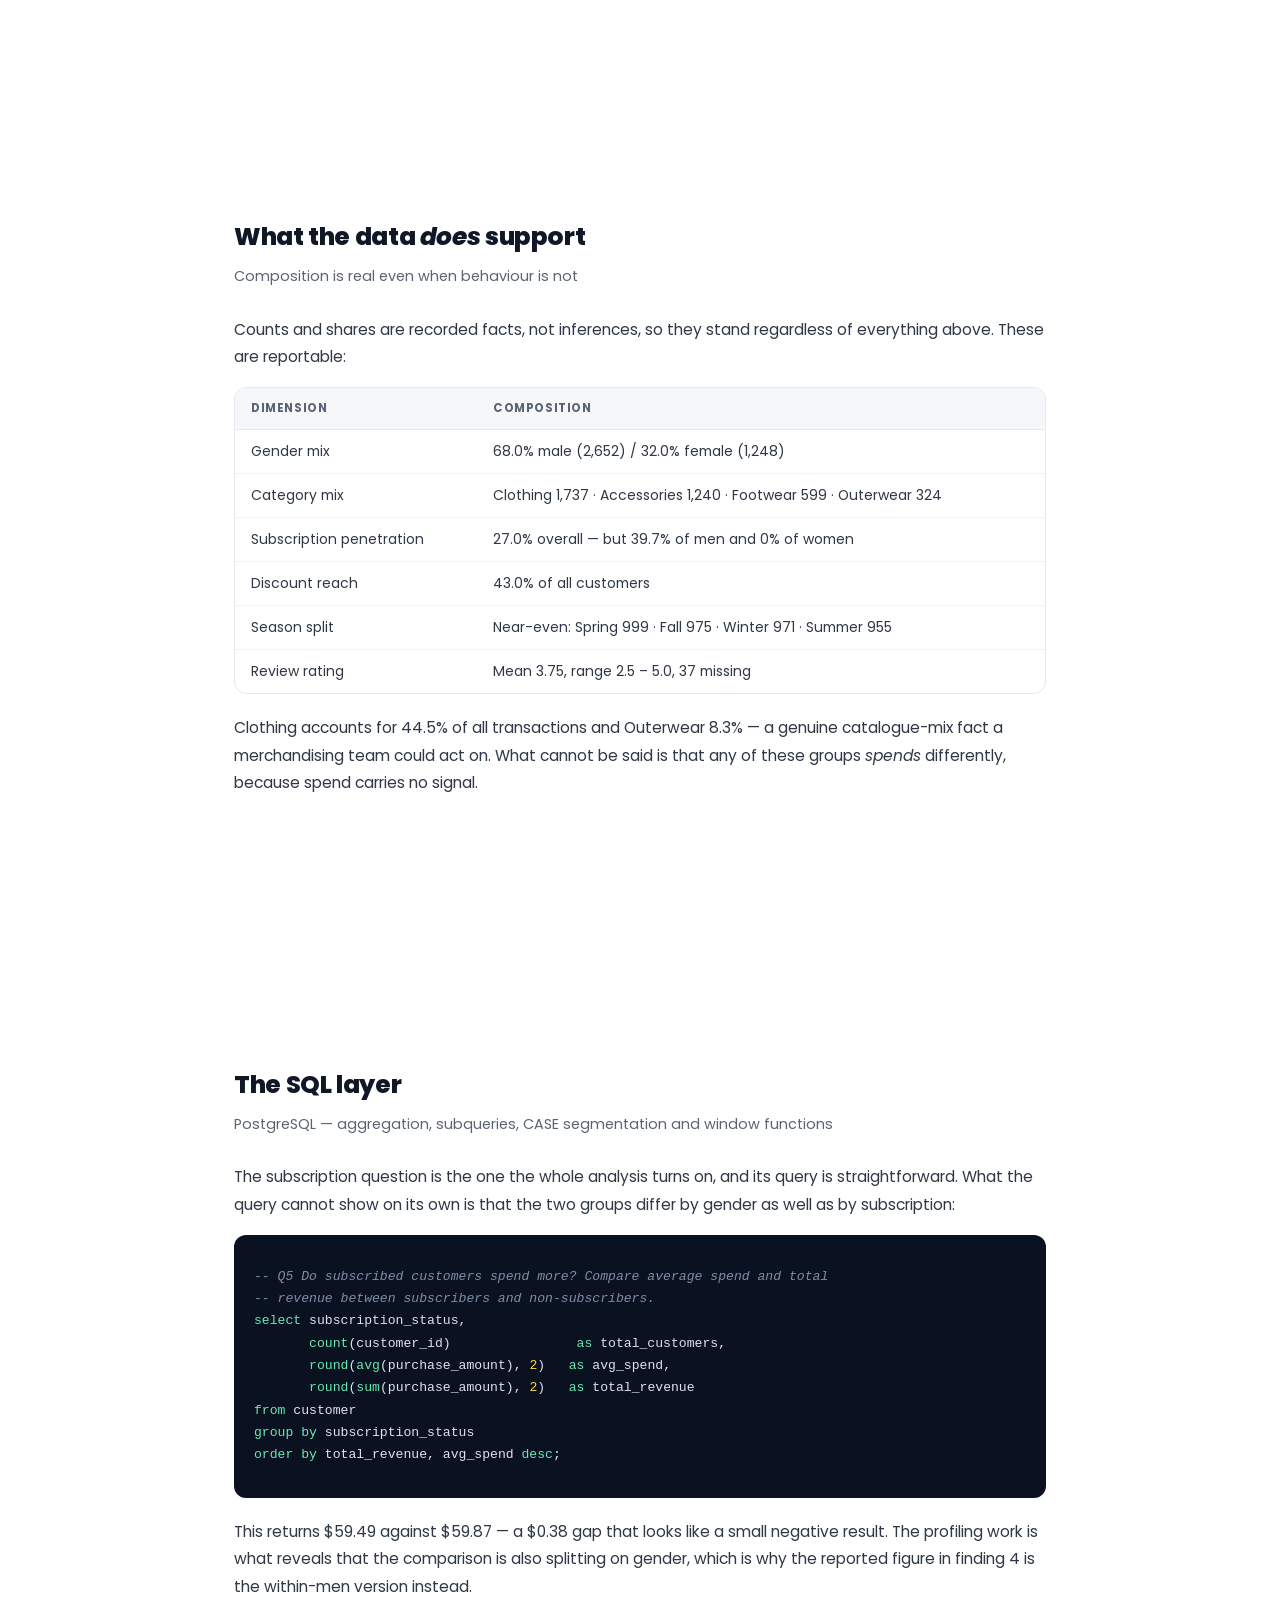
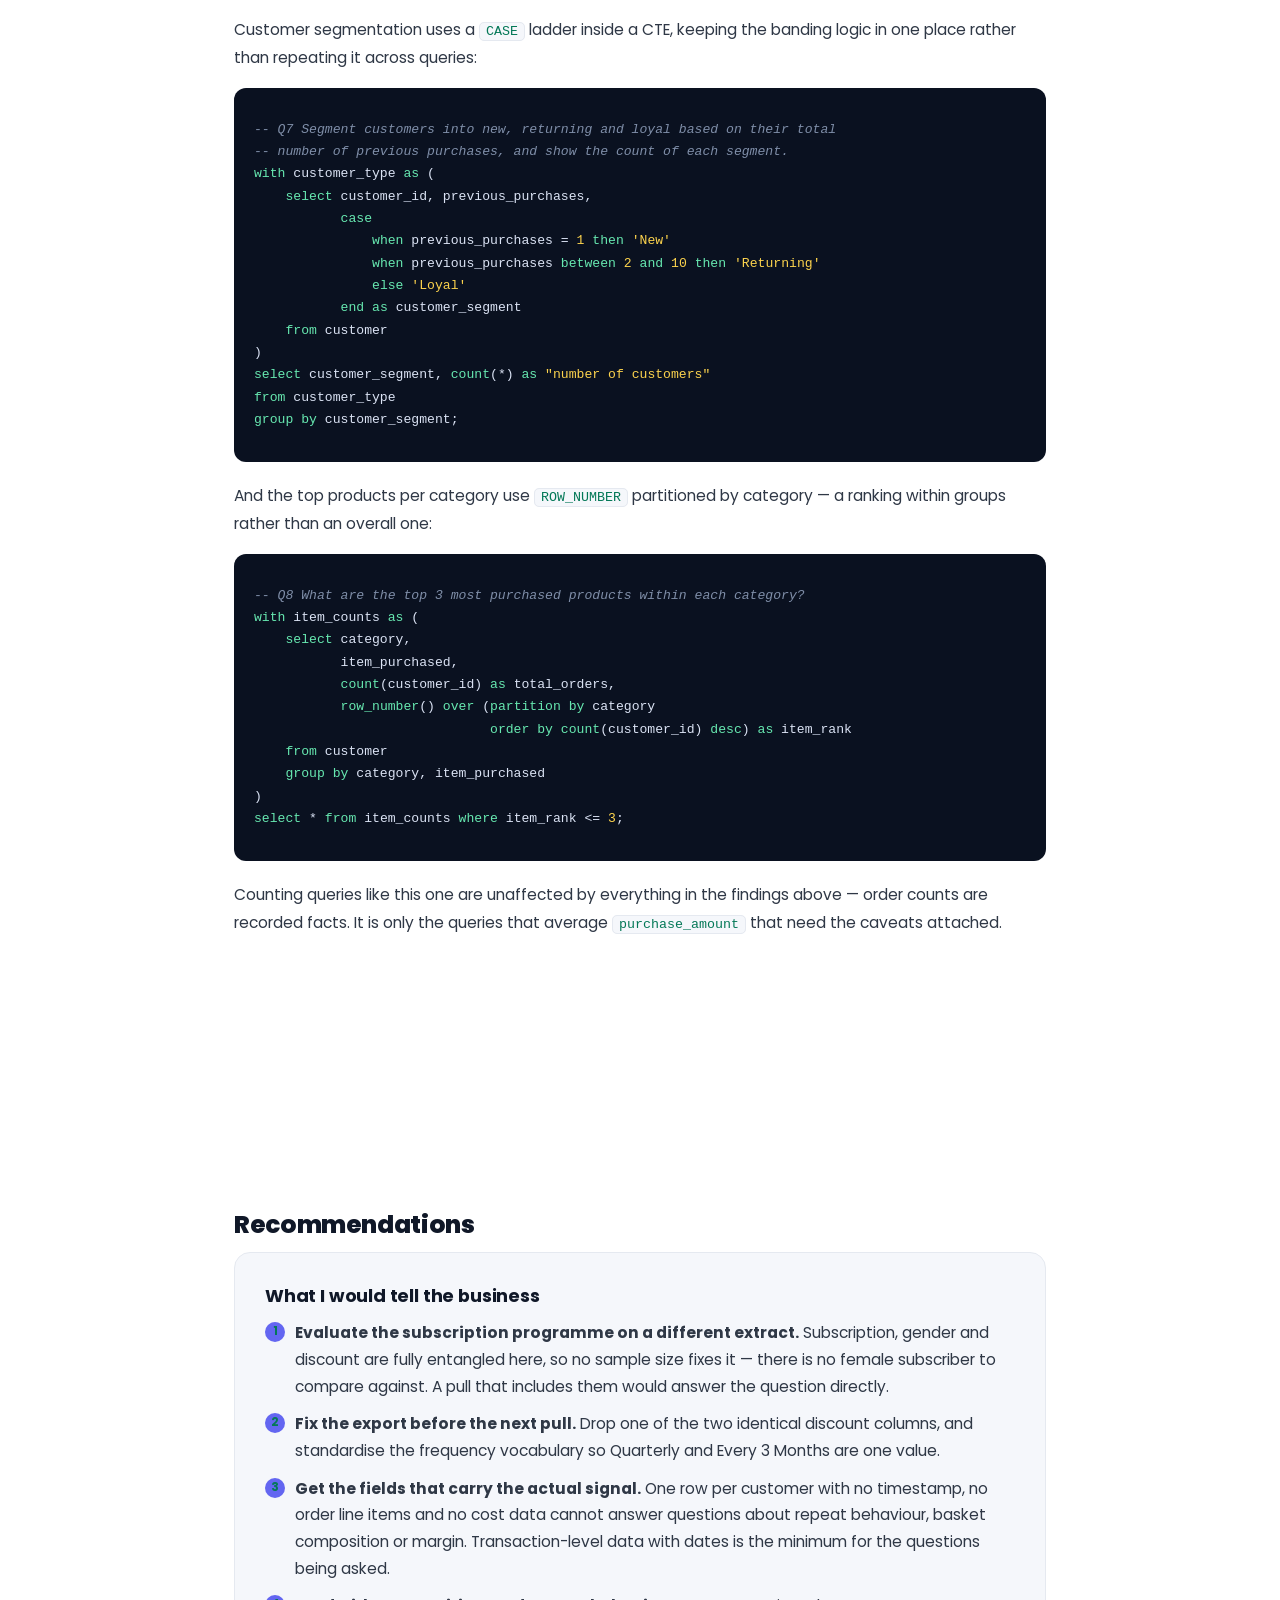
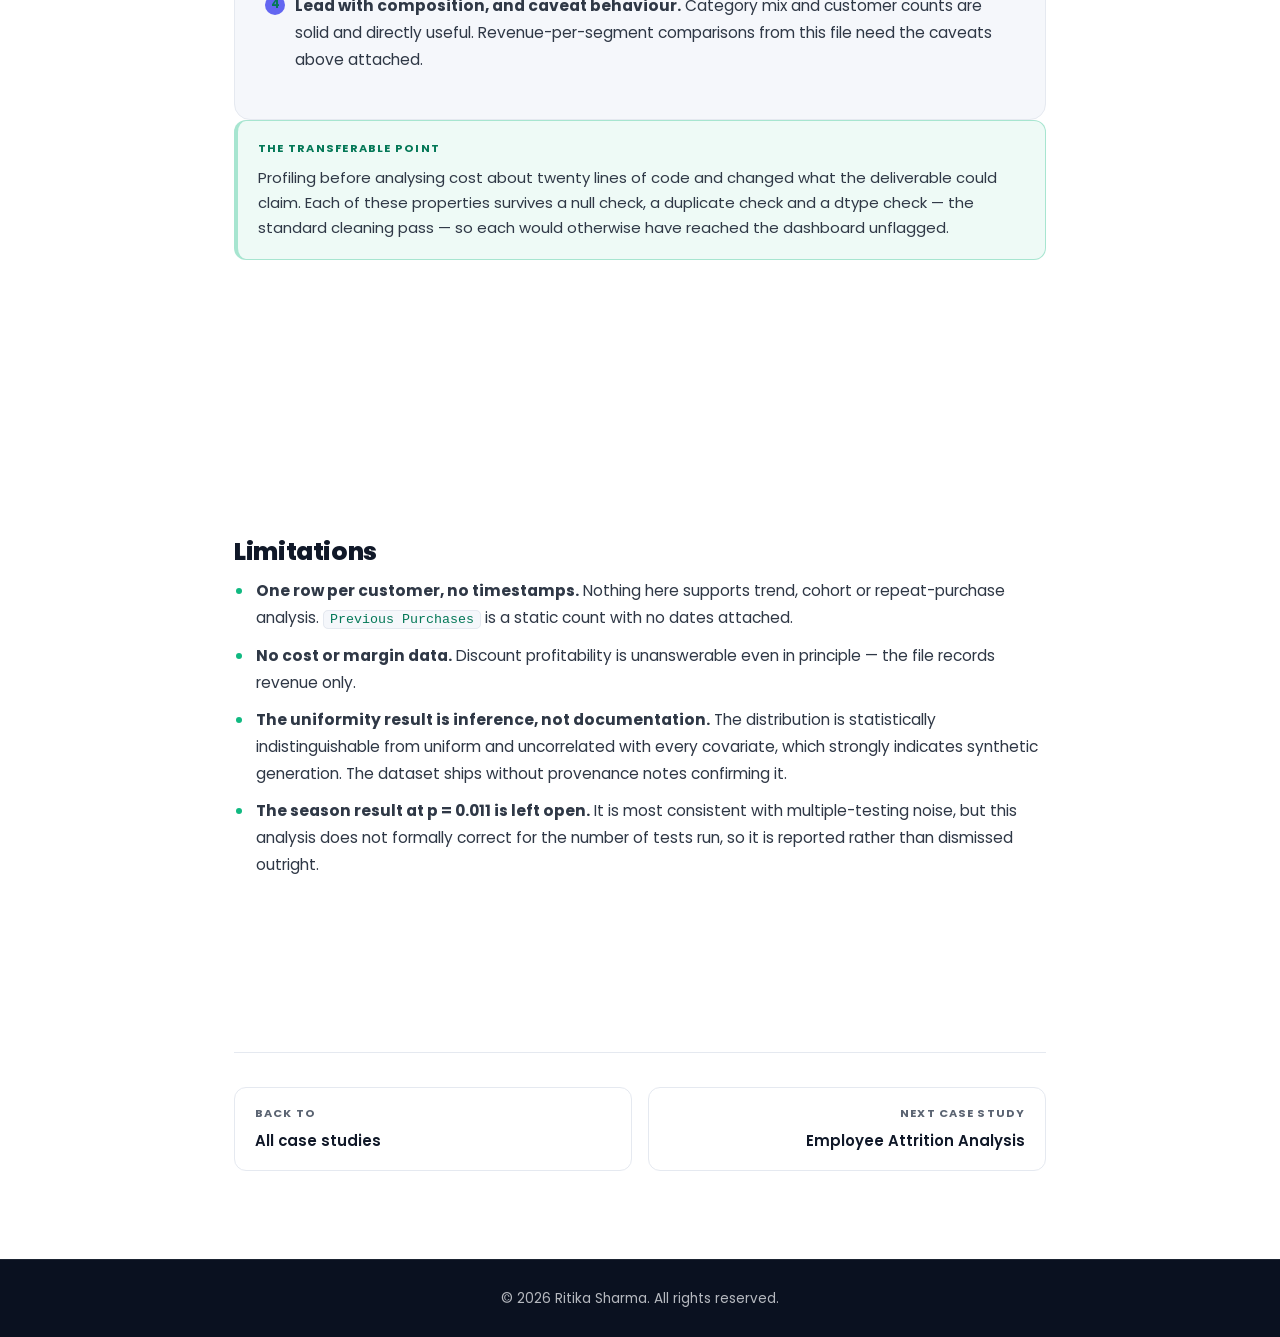
<file: case-studies/customer-analytics.html>
<!DOCTYPE html>
<html lang="en">
<head>
  <meta charset="utf-8">
  <title>Customer Analytics — Case Study | Ritika Sharma</title>
  <meta name="viewport" content="width=device-width, initial-scale=1">
  <meta name="description" content="End-to-end customer analytics on 3,900 purchase records — Python, SQL and Power BI, with the profiling work that determined how each business question could be answered.">
  <link rel="preconnect" href="https://fonts.googleapis.com">
  <link href="https://fonts.googleapis.com/css?family=Poppins:400,500,600,700,800" rel="stylesheet">
  <link rel="stylesheet" href="../css/main.css?v=6">
  <link rel="stylesheet" href="../css/case-study.css?v=1">
</head>
<body>

  <nav id="nav">
    <div class="wrap">
      <a href="../index.html" class="logo">Ritika Sharma</a>
      <div class="nav-links">
        <a href="../index.html">Home</a>
        <a href="../index.html#about">About</a>
        <a href="../index.html#experience">Experience</a>
        <a href="index.html">Case Studies</a>
        <a href="../index.html#contact">Contact</a>
      </div>
      <button class="nav-toggle" id="navToggle" aria-label="Toggle menu">
        <span></span><span></span><span></span>
      </button>
    </div>
  </nav>

  <main>
    <header class="cs-hero">
      <div class="wrap">
        <a href="index.html" class="cs-back">
          <svg viewBox="0 0 24 24" fill="none" stroke="currentColor" stroke-width="2"><line x1="19" y1="12" x2="5" y2="12"/><polyline points="12 19 5 12 12 5"/></svg>
          All case studies
        </a>
        <span class="eyebrow">Case Study 01</span>
        <h1>End-to-End Customer Analytics</h1>
        <p class="cs-lede">A full analytics workflow on 3,900 customer purchase records — Python for cleaning and EDA, SQL for the analysis, Power BI for the dashboard. The profiling step reshaped the project: three structural properties of the extract determine which of the original questions it can answer, and which need a different data pull. Both are set out below.</p>
        <div class="cs-meta">
          <span>Dec 2025</span>
          <span>Python · Pandas · SQL · Power BI</span>
          <span>3,900 records · 18 fields</span>
        </div>
        <div class="cs-hero-actions">
          <a href="https://github.com/Ritikasharma2004/customer_behavior_analysis" class="btn btn-primary" target="_blank" rel="noopener">
            <svg viewBox="0 0 24 24" fill="none" stroke="currentColor" stroke-width="2"><path d="M9 19c-5 1.5-5-2.5-7-3m14 6v-3.87a3.37 3.37 0 0 0-.94-2.61c3.14-.35 6.44-1.54 6.44-7A5.44 5.44 0 0 0 20 4.77 5.07 5.07 0 0 0 19.91 1S18.73.65 16 2.48a13.38 13.38 0 0 0-7 0C6.27.65 5.09 1 5.09 1A5.07 5.07 0 0 0 5 4.77a5.44 5.44 0 0 0-1.5 3.78c0 5.42 3.3 6.61 6.44 7A3.37 3.37 0 0 0 9 18.13V22"/></svg>
            View on GitHub
          </a>
          <a href="#quality" class="btn btn-ghost">Jump to the findings</a>
        </div>
        <div class="stat-strip">
          <div><div class="num">3,900</div><div class="label">purchase records analysed</div></div>
          <div><div class="num">$233,081</div><div class="label">total recorded revenue</div></div>
          <div><div class="num">0 of 1,248</div><div class="label">female customers with a subscription</div></div>
          <div><div class="num">p = 0.56</div><div class="label">spend distribution vs uniform — no signal</div></div>
        </div>
      </div>
    </header>

    <div class="cs-nav">
      <div class="wrap">
        <a href="#brief">The brief</a>
        <a href="#data">The data</a>
        <a href="#quality">Data quality</a>
        <a href="#findings">Findings</a>
        <a href="#supported">What holds up</a>
        <a href="#sql">The SQL</a>
        <a href="#recommend">Recommendations</a>
        <a href="#limits">Limitations</a>
      </div>
    </div>

    <div class="cs-body">
      <div class="wrap">

        <section class="cs-section" id="brief">
          <h2>The brief</h2>
          <p class="sub">What the analysis was supposed to answer</p>
          <p>A retail transaction extract with demographics, product details, discount flags and a subscription indicator. The questions a business would ask of it are the obvious ones:</p>
          <ul class="cs-list ordered">
            <li><strong>Is the subscription programme working?</strong> Do subscribers spend more than non-subscribers?</li>
            <li><strong>Do discounts pay for themselves?</strong> Does applying a discount raise or lower basket value?</li>
            <li><strong>Which segments and categories drive revenue</strong>, and where should marketing spend go?</li>
          </ul>
          <p>The workflow was built to answer all three: load and profile in Pandas, clean, run SQL aggregations and window functions, then publish a Power BI dashboard. The profiling step is where the project changed direction.</p>
        </section>

        <section class="cs-section" id="data">
          <h2>The data</h2>
          <p class="sub">3,900 rows, 18 columns, one row per customer</p>
          <div class="method-grid">
            <div class="method-card"><h4>Load &amp; profile</h4><p>Pandas — dtypes, null audit, cardinality and distribution checks on every column.</p></div>
            <div class="method-card"><h4>Clean</h4><p>Null handling, type conversion, category consistency checks.</p></div>
            <div class="method-card"><h4>Analyse</h4><p>SQL — aggregation, grouping, ranking and window functions.</p></div>
            <div class="method-card"><h4>Report</h4><p>Power BI — 18 visuals on one page: KPI card, subscription donut, revenue and sales by category and by age group, and four slicers.</p></div>
          </div>
          <p>Structurally the file is clean, which is why the deeper problems are easy to miss:</p>
          <div class="cs-table">
            <table>
              <thead><tr><th>Check</th><th class="num">Result</th></tr></thead>
              <tbody>
                <tr><td>Rows</td><td class="num">3,900</td></tr>
                <tr><td>Duplicate rows</td><td class="num hi">0</td></tr>
                <tr><td>Duplicate customer IDs</td><td class="num hi">0</td></tr>
                <tr><td>Null cells</td><td class="num">37 — all in <code class="inline">Review Rating</code></td></tr>
                <tr><td>Age range</td><td class="num">18 – 70 (mean 44.1)</td></tr>
                <tr><td>Purchase amount range</td><td class="num">$20 – $100 (mean $59.76)</td></tr>
                <tr><td>Distinct locations / items</td><td class="num">50 / 25</td></tr>
              </tbody>
              <caption>Row-level integrity passes cleanly. Nothing here signals a problem — which is the point.</caption>
            </table>
          </div>
        </section>

        <section class="cs-section" id="quality">
          <h2>Data quality: three properties that shape the analysis</h2>
          <p class="sub">None of these show up in a null count, and each one changes how a result should be read</p>

          <div class="finding">
            <h3><span class="n">1</span> Two columns are the same column</h3>
            <p><code class="inline">Discount Applied</code> and <code class="inline">Promo Code Used</code> agree on <strong>all 3,900 rows</strong> — 1,677 Yes, 2,223 No, zero disagreements in either direction.</p>
            <div class="cs-table">
              <table>
                <thead><tr><th>Discount Applied ↓ / Promo Code Used →</th><th class="num">No</th><th class="num">Yes</th></tr></thead>
                <tbody>
                  <tr><td>No</td><td class="num">2,223</td><td class="num">0</td></tr>
                  <tr><td>Yes</td><td class="num">0</td><td class="num">1,677</td></tr>
                </tbody>
              </table>
            </div>
            <p>They are not two levers, they are one field recorded twice. Any model or dashboard treating them as separate inputs is double-counting a single effect, and any claim that "promo codes outperform general discounts" is unanswerable here.</p>
          </div>

          <div class="finding">
            <h3><span class="n">2</span> Subscription is perfectly confounded with gender</h3>
            <p>This one determines how the headline business question can be answered.</p>
            <figure class="cs-figure">
              <img src="../images/case-studies/customer-analytics/01_confound.png" alt="Stacked bars showing zero female customers hold a subscription or received a discount" loading="lazy">
              <figcaption><strong>Subscription and discount by gender.</strong> The female bar has no coloured segment in either panel — every subscriber and every discount recipient in the file is male.</figcaption>
            </figure>
            <div class="cs-table">
              <table>
                <thead><tr><th>Gender</th><th class="num">Subscribers</th><th class="num">Non-subscribers</th><th class="num">Received a discount</th></tr></thead>
                <tbody>
                  <tr><td>Female</td><td class="num lo">0</td><td class="num">1,248</td><td class="num lo">0</td></tr>
                  <tr><td>Male</td><td class="num">1,053</td><td class="num">1,599</td><td class="num">1,677</td></tr>
                </tbody>
                <caption>Not one of the 1,248 female customers holds a subscription or received a discount.</caption>
              </table>
            </div>
            <p>Every subscriber is male, and every subscriber received a discount (1,053 of 1,053). So "subscribers versus non-subscribers" is not a comparison between two customer groups. It is a comparison between <em>all men who subscribe</em> and <em>a mixture of men who don't and every woman in the file</em>.</p>
            <div class="callout callout-warn">
              <span class="callout-title">Why this matters</span>
              <p>A dashboard filtered on subscription status is also filtering on gender and on discount. Any difference it shows could come from any of the three, and this extract has no way to separate them. The workable fix is to hold gender fixed and compare within it — which the findings below do.</p>
              <p>This is not hypothetical here. The Power BI report carries a <strong>Subscription Status slicer and a Gender slicer side by side</strong>, so setting subscription to <em>Yes</em> silently drops every female customer from all 18 visuals — the KPI card, the category charts and the age-group charts alike. The two controls look independent and are not. Setting them in the opposite order makes the report return an empty page, which is the clearest possible signal that the field is unusable on its own.</p>
            </div>
          </div>

          <div class="finding">
            <h3><span class="n">3</span> The frequency field has duplicate categories</h3>
            <p><code class="inline">Frequency of Purchases</code> has seven labels, but two pairs mean the same thing:</p>
            <div class="cs-table">
              <table>
                <thead><tr><th>Label</th><th class="num">Rows</th><th>Note</th></tr></thead>
                <tbody>
                  <tr><td>Every 3 Months</td><td class="num">584</td><td>same interval as Quarterly</td></tr>
                  <tr><td>Quarterly</td><td class="num">563</td><td>same interval as Every 3 Months</td></tr>
                  <tr><td>Bi-Weekly</td><td class="num">547</td><td>same interval as Fortnightly</td></tr>
                  <tr><td>Fortnightly</td><td class="num">542</td><td>same interval as Bi-Weekly</td></tr>
                  <tr><td>Annually</td><td class="num">572</td><td></td></tr>
                  <tr><td>Monthly</td><td class="num">553</td><td></td></tr>
                  <tr><td>Weekly</td><td class="num">539</td><td></td></tr>
                </tbody>
              </table>
            </div>
            <p>Left as-is, a "purchase frequency" chart shows seven bars where there should be five, and splits the quarterly cohort of 1,147 customers into two apparently mid-sized groups. Collapsing the synonyms makes quarterly the single largest frequency band — a different chart with a different reading.</p>
          </div>
        </section>

        <section class="cs-section" id="findings">
          <h2>Findings</h2>
          <p class="sub">What happens when the confound is controlled for</p>

          <div class="finding">
            <h3><span class="n">4</span> With gender held fixed, the subscription effect disappears</h3>
            <p>Because every subscriber is male, the only valid comparison is <em>within male customers</em>. Restricting to the 2,652 men removes gender from the picture entirely:</p>
            <div class="cs-table">
              <table>
                <thead><tr><th>Male customers only</th><th class="num">n</th><th class="num">Mean spend</th><th class="num">Median</th></tr></thead>
                <tbody>
                  <tr><td>Subscribers</td><td class="num">1,053</td><td class="num">$59.49</td><td class="num">$60</td></tr>
                  <tr><td>Non-subscribers</td><td class="num">1,599</td><td class="num">$59.57</td><td class="num">$60</td></tr>
                  <tr class="total"><td>Difference</td><td class="num">—</td><td class="num">−$0.07</td><td class="num">$0</td></tr>
                </tbody>
                <caption>Welch's t-test p = 0.938; Mann-Whitney p = 0.952. No detectable difference.</caption>
              </table>
            </div>
            <p>The same test on discounts, again within male customers, gives a difference of <strong>−$0.70 (p = 0.469)</strong> — also indistinguishable from zero.</p>
            <div class="callout callout-key">
              <span class="callout-title">Finding</span>
              <p>Once gender is held constant, neither the subscription programme nor the discount flag is associated with basket value. The uncontrolled comparison cannot settle the question either way — it reflects the group composition as much as any programme effect.</p>
            </div>
          </div>

          <div class="finding">
            <h3><span class="n">5</span> Purchase amount carries no measurable signal</h3>
            <p>With the subscription split showing nothing, the natural next check is whether the spend column relates to any other field in the extract. On every test run here, it does not.</p>
            <p>Purchase amount takes 81 distinct integer values spanning exactly $20 to $100, and the frequencies across those 81 values are consistent with a uniform draw — <strong>chi-square goodness of fit p = 0.56</strong>.</p>
            <figure class="cs-figure">
              <img src="../images/case-studies/customer-analytics/02_uniform_spend.png" alt="Histogram of purchase amounts sitting flat against the uniform expectation line" loading="lazy">
              <figcaption><strong>Purchase amount distribution.</strong> Flat between two round bounds, with the bars scattering around the uniform expectation rather than forming any peak or skew.</figcaption>
            </figure>
            <p>Correlations with every plausible driver are effectively zero:</p>
            <div class="cs-table">
              <table>
                <thead><tr><th>Variable</th><th class="num">Pearson r</th><th class="num">p</th></tr></thead>
                <tbody>
                  <tr><td>Age</td><td class="num">−0.010</td><td class="num">0.515</td></tr>
                  <tr><td>Review Rating</td><td class="num">+0.030</td><td class="num">0.064</td></tr>
                  <tr><td>Previous Purchases</td><td class="num">+0.008</td><td class="num">0.615</td></tr>
                </tbody>
              </table>
            </div>
            <figure class="cs-figure">
              <img src="../images/case-studies/customer-analytics/03_no_signal.png" alt="Mean spend with confidence intervals by subscription, category and season, all overlapping the overall mean" loading="lazy">
              <figcaption><strong>Mean spend with 95% intervals.</strong> Three different ways of cutting the data, and every interval crosses the overall mean (dotted line). There is no grouping in this extract that separates on spend.</figcaption>
            </figure>
            <p>Group comparisons agree. One-way ANOVA on purchase amount across <strong>category p = 0.225</strong>, across <strong>all 50 locations p = 0.097</strong>. Only season crosses the 0.05 line, at <strong>p = 0.011</strong> — and with this many tests run across the dataset, roughly one nominal pass at 0.05 is what pure noise produces. It is reported here rather than promoted to a finding.</p>
            <div class="callout callout-note">
              <span class="callout-title">Method note</span>
              <p>A spend distribution that is uniform between two round bounds and uncorrelated with age, loyalty and satisfaction is characteristic of a generated sample rather than a live transaction log. The dataset remains well suited to building and demonstrating the pipeline — profiling, cleaning, SQL, dashboard. What it will not carry is a <em>behavioural</em> conclusion about why customers spend what they spend.</p>
            </div>
          </div>

          <div class="finding">
            <h3><span class="n">6</span> The state revenue ranking reflects sample size</h3>
            <p>A natural dashboard headline: Montana leads on revenue at $5,784, Kansas trails at $3,437 — a 68% gap that looks like a clear regional story.</p>
            <p>The gap is largely a counting artifact. Rows per state range from 63 to 96 around a mean of 78. For counts of that size, random variation alone has a standard deviation of about <strong>±8.8 customers</strong>, which is most of the observed spread. Since spend per customer is uniform noise (finding 5), state revenue is essentially <em>customer count × a constant</em> — and the ANOVA on spend across states returns <strong>p = 0.097</strong>.</p>
            <p>Ranking 50 states on roughly 78 observations each and reading the extremes as performance is a small-sample trap worth naming. On this extract, no state is statistically distinguishable from any other.</p>
          </div>
        </section>

        <section class="cs-section" id="supported">
          <h2>What the data <em>does</em> support</h2>
          <p class="sub">Composition is real even when behaviour is not</p>
          <p>Counts and shares are recorded facts, not inferences, so they stand regardless of everything above. These are reportable:</p>
          <div class="cs-table">
            <table>
              <thead><tr><th>Dimension</th><th>Composition</th></tr></thead>
              <tbody>
                <tr><td>Gender mix</td><td>68.0% male (2,652) / 32.0% female (1,248)</td></tr>
                <tr><td>Category mix</td><td>Clothing 1,737 · Accessories 1,240 · Footwear 599 · Outerwear 324</td></tr>
                <tr><td>Subscription penetration</td><td>27.0% overall — but 39.7% of men and 0% of women</td></tr>
                <tr><td>Discount reach</td><td>43.0% of all customers</td></tr>
                <tr><td>Season split</td><td>Near-even: Spring 999 · Fall 975 · Winter 971 · Summer 955</td></tr>
                <tr><td>Review rating</td><td>Mean 3.75, range 2.5 – 5.0, 37 missing</td></tr>
              </tbody>
            </table>
          </div>
          <p>Clothing accounts for 44.5% of all transactions and Outerwear 8.3% — a genuine catalogue-mix fact a merchandising team could act on. What cannot be said is that any of these groups <em>spends</em> differently, because spend carries no signal.</p>
        </section>

        <section class="cs-section" id="sql">
          <h2>The SQL layer</h2>
          <p class="sub">PostgreSQL — aggregation, subqueries, CASE segmentation and window functions</p>
          <p>The subscription question is the one the whole analysis turns on, and its query is straightforward. What the query cannot show on its own is that the two groups differ by gender as well as by subscription:</p>
          <div class="cs-code"><pre><span class="c">-- Q5 Do subscribed customers spend more? Compare average spend and total
-- revenue between subscribers and non-subscribers.</span>
<span class="k">select</span> subscription_status,
       <span class="k">count</span>(customer_id)                <span class="k">as</span> total_customers,
       <span class="k">round</span>(<span class="k">avg</span>(purchase_amount), <span class="s">2</span>)   <span class="k">as</span> avg_spend,
       <span class="k">round</span>(<span class="k">sum</span>(purchase_amount), <span class="s">2</span>)   <span class="k">as</span> total_revenue
<span class="k">from</span> customer
<span class="k">group by</span> subscription_status
<span class="k">order by</span> total_revenue, avg_spend <span class="k">desc</span>;</pre></div>
          <p>This returns $59.49 against $59.87 — a $0.38 gap that looks like a small negative result. The profiling work is what reveals that the comparison is also splitting on gender, which is why the reported figure in finding 4 is the within-men version instead.</p>
          <p>Customer segmentation uses a <code class="inline">CASE</code> ladder inside a CTE, keeping the banding logic in one place rather than repeating it across queries:</p>
          <div class="cs-code"><pre><span class="c">-- Q7 Segment customers into new, returning and loyal based on their total
-- number of previous purchases, and show the count of each segment.</span>
<span class="k">with</span> customer_type <span class="k">as</span> (
    <span class="k">select</span> customer_id, previous_purchases,
           <span class="k">case</span>
               <span class="k">when</span> previous_purchases = <span class="s">1</span> <span class="k">then</span> <span class="s">'New'</span>
               <span class="k">when</span> previous_purchases <span class="k">between</span> <span class="s">2</span> <span class="k">and</span> <span class="s">10</span> <span class="k">then</span> <span class="s">'Returning'</span>
               <span class="k">else</span> <span class="s">'Loyal'</span>
           <span class="k">end</span> <span class="k">as</span> customer_segment
    <span class="k">from</span> customer
)
<span class="k">select</span> customer_segment, <span class="k">count</span>(*) <span class="k">as</span> <span class="s">"number of customers"</span>
<span class="k">from</span> customer_type
<span class="k">group by</span> customer_segment;</pre></div>
          <p>And the top products per category use <code class="inline">ROW_NUMBER</code> partitioned by category — a ranking within groups rather than an overall one:</p>
          <div class="cs-code"><pre><span class="c">-- Q8 What are the top 3 most purchased products within each category?</span>
<span class="k">with</span> item_counts <span class="k">as</span> (
    <span class="k">select</span> category,
           item_purchased,
           <span class="k">count</span>(customer_id) <span class="k">as</span> total_orders,
           <span class="k">row_number</span>() <span class="k">over</span> (<span class="k">partition by</span> category
                              <span class="k">order by</span> <span class="k">count</span>(customer_id) <span class="k">desc</span>) <span class="k">as</span> item_rank
    <span class="k">from</span> customer
    <span class="k">group by</span> category, item_purchased
)
<span class="k">select</span> * <span class="k">from</span> item_counts <span class="k">where</span> item_rank &lt;= <span class="s">3</span>;</pre></div>
          <p>Counting queries like this one are unaffected by everything in the findings above — order counts are recorded facts. It is only the queries that average <code class="inline">purchase_amount</code> that need the caveats attached.</p>
        </section>

        <section class="cs-section" id="recommend">
          <h2>Recommendations</h2>
          <div class="takeaway">
            <h3>What I would tell the business</h3>
            <ul class="cs-list ordered">
              <li><strong>Evaluate the subscription programme on a different extract.</strong> Subscription, gender and discount are fully entangled here, so no sample size fixes it — there is no female subscriber to compare against. A pull that includes them would answer the question directly.</li>
              <li><strong>Fix the export before the next pull.</strong> Drop one of the two identical discount columns, and standardise the frequency vocabulary so Quarterly and Every 3 Months are one value.</li>
              <li><strong>Get the fields that carry the actual signal.</strong> One row per customer with no timestamp, no order line items and no cost data cannot answer questions about repeat behaviour, basket composition or margin. Transaction-level data with dates is the minimum for the questions being asked.</li>
              <li><strong>Lead with composition, and caveat behaviour.</strong> Category mix and customer counts are solid and directly useful. Revenue-per-segment comparisons from this file need the caveats above attached.</li>
            </ul>
          </div>
          <div class="callout callout-key">
            <span class="callout-title">The transferable point</span>
            <p>Profiling before analysing cost about twenty lines of code and changed what the deliverable could claim. Each of these properties survives a null check, a duplicate check and a dtype check — the standard cleaning pass — so each would otherwise have reached the dashboard unflagged.</p>
          </div>
        </section>

        <section class="cs-section" id="limits">
          <h2>Limitations</h2>
          <ul class="cs-list">
            <li><strong>One row per customer, no timestamps.</strong> Nothing here supports trend, cohort or repeat-purchase analysis. <code class="inline">Previous Purchases</code> is a static count with no dates attached.</li>
            <li><strong>No cost or margin data.</strong> Discount profitability is unanswerable even in principle — the file records revenue only.</li>
            <li><strong>The uniformity result is inference, not documentation.</strong> The distribution is statistically indistinguishable from uniform and uncorrelated with every covariate, which strongly indicates synthetic generation. The dataset ships without provenance notes confirming it.</li>
            <li><strong>The season result at p = 0.011 is left open.</strong> It is most consistent with multiple-testing noise, but this analysis does not formally correct for the number of tests run, so it is reported rather than dismissed outright.</li>
          </ul>
        </section>

        <nav class="cs-pager">
          <a href="index.html">
            <span class="dir">Back to</span>
            <span class="ttl">All case studies</span>
          </a>
          <a href="employee-attrition.html" class="next">
            <span class="dir">Next case study</span>
            <span class="ttl">Employee Attrition Analysis</span>
          </a>
        </nav>

      </div>
    </div>
  </main>

  <footer>
    <div class="wrap">© <span id="year"></span> Ritika Sharma. All rights reserved.</div>
  </footer>

  <script src="../js/case-study.js?v=1"></script>
</body>
</html>
</file>
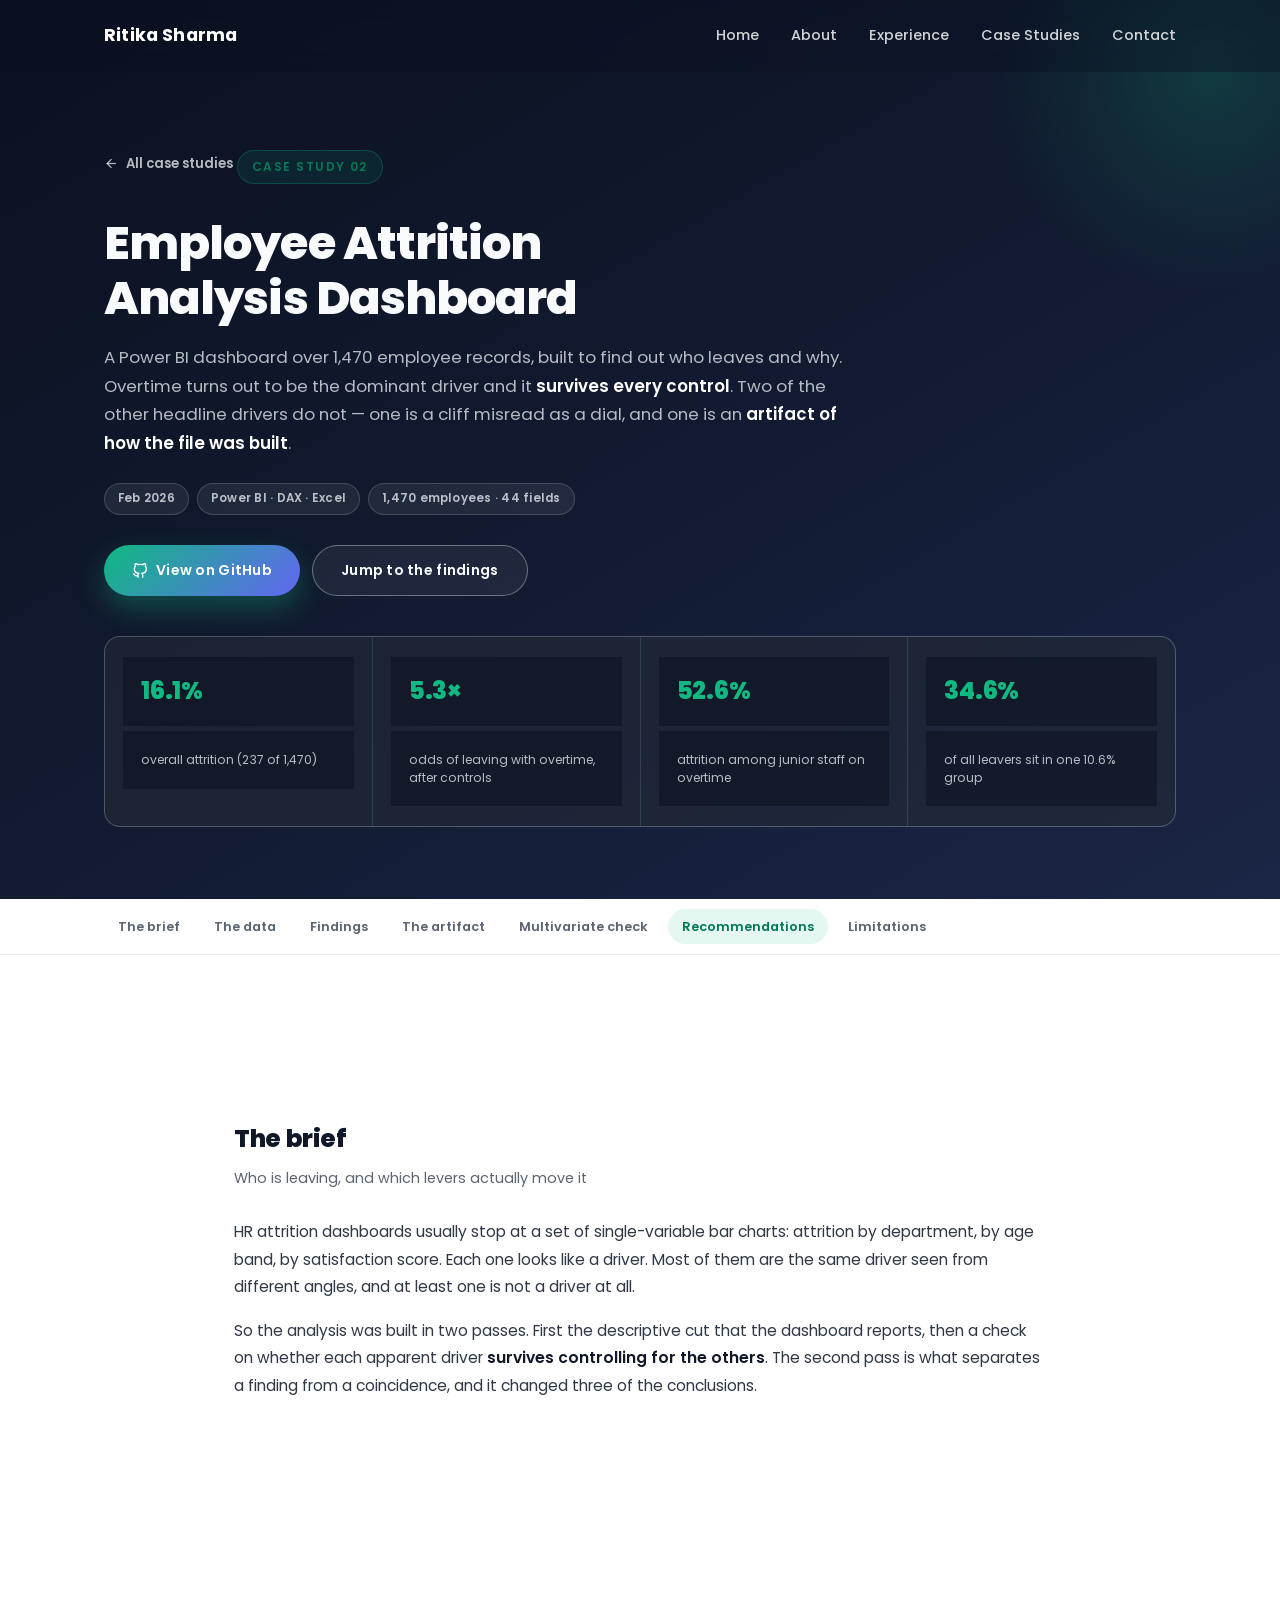
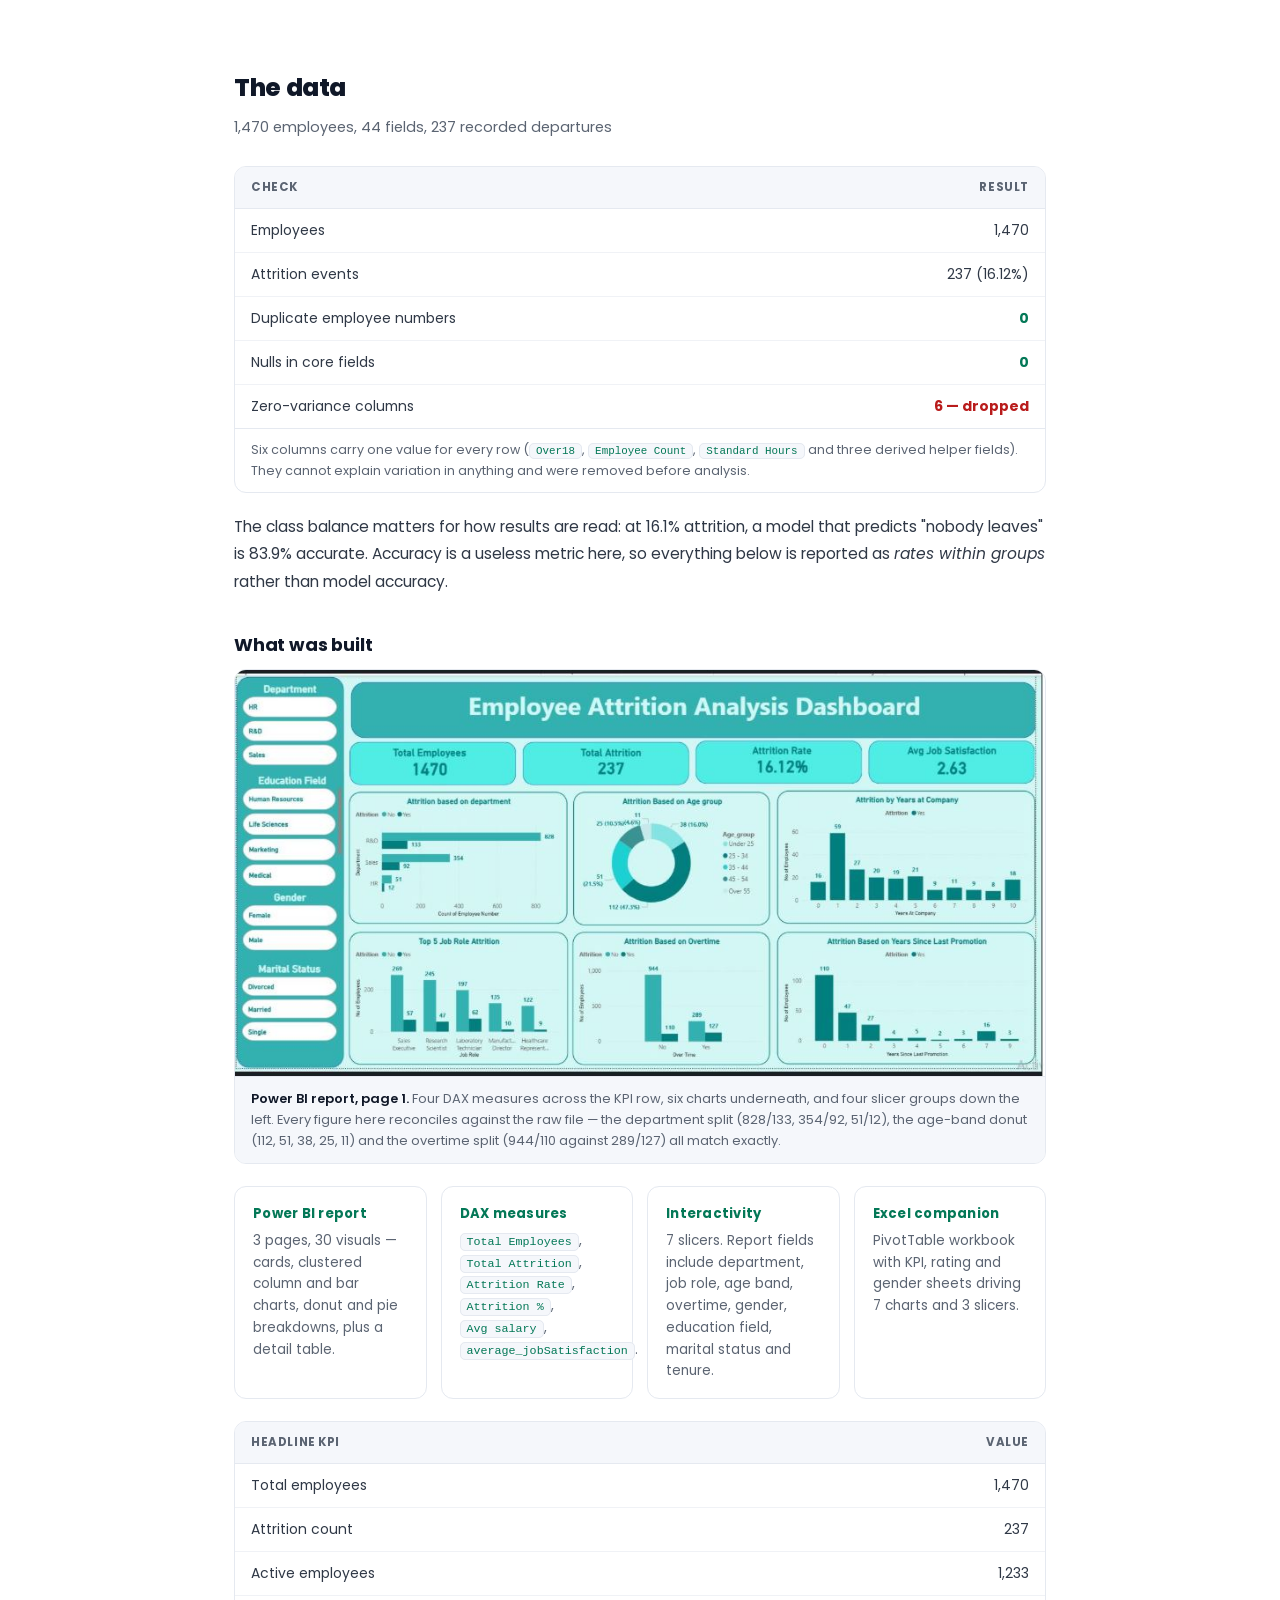
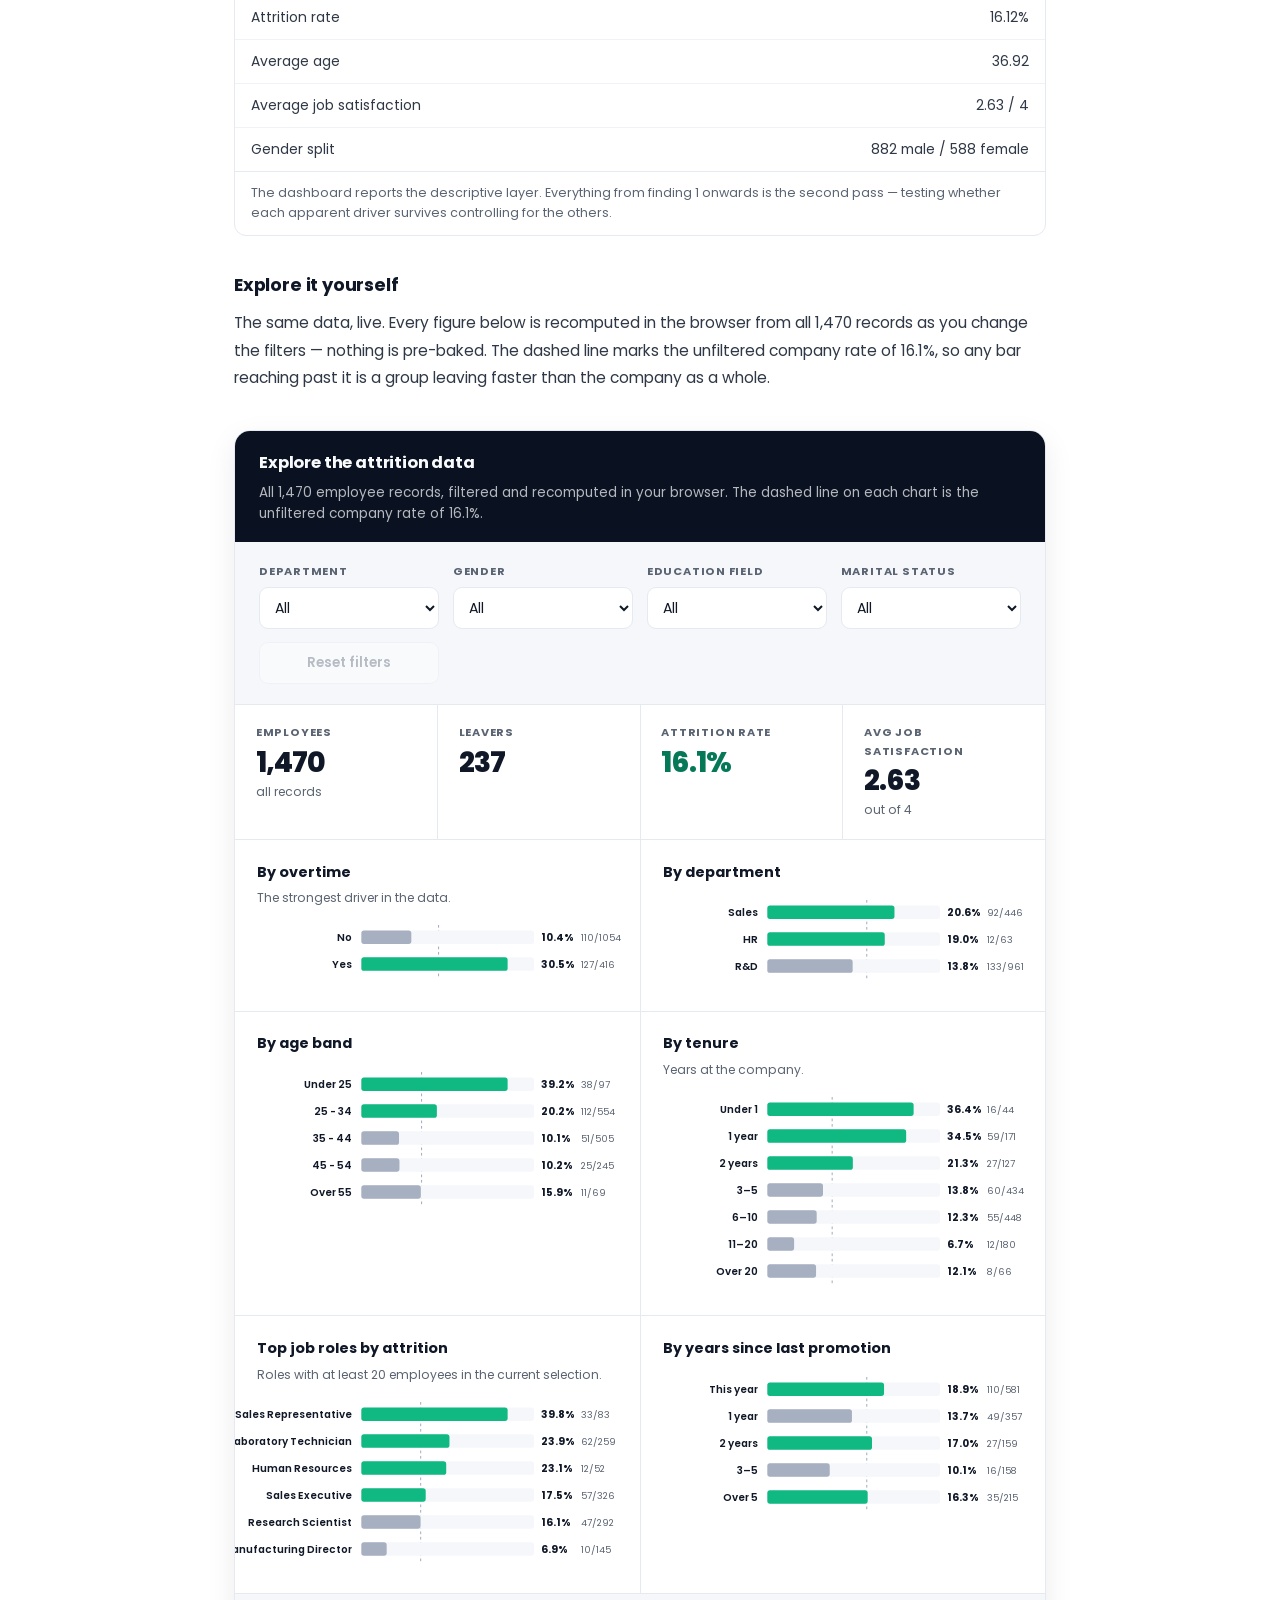
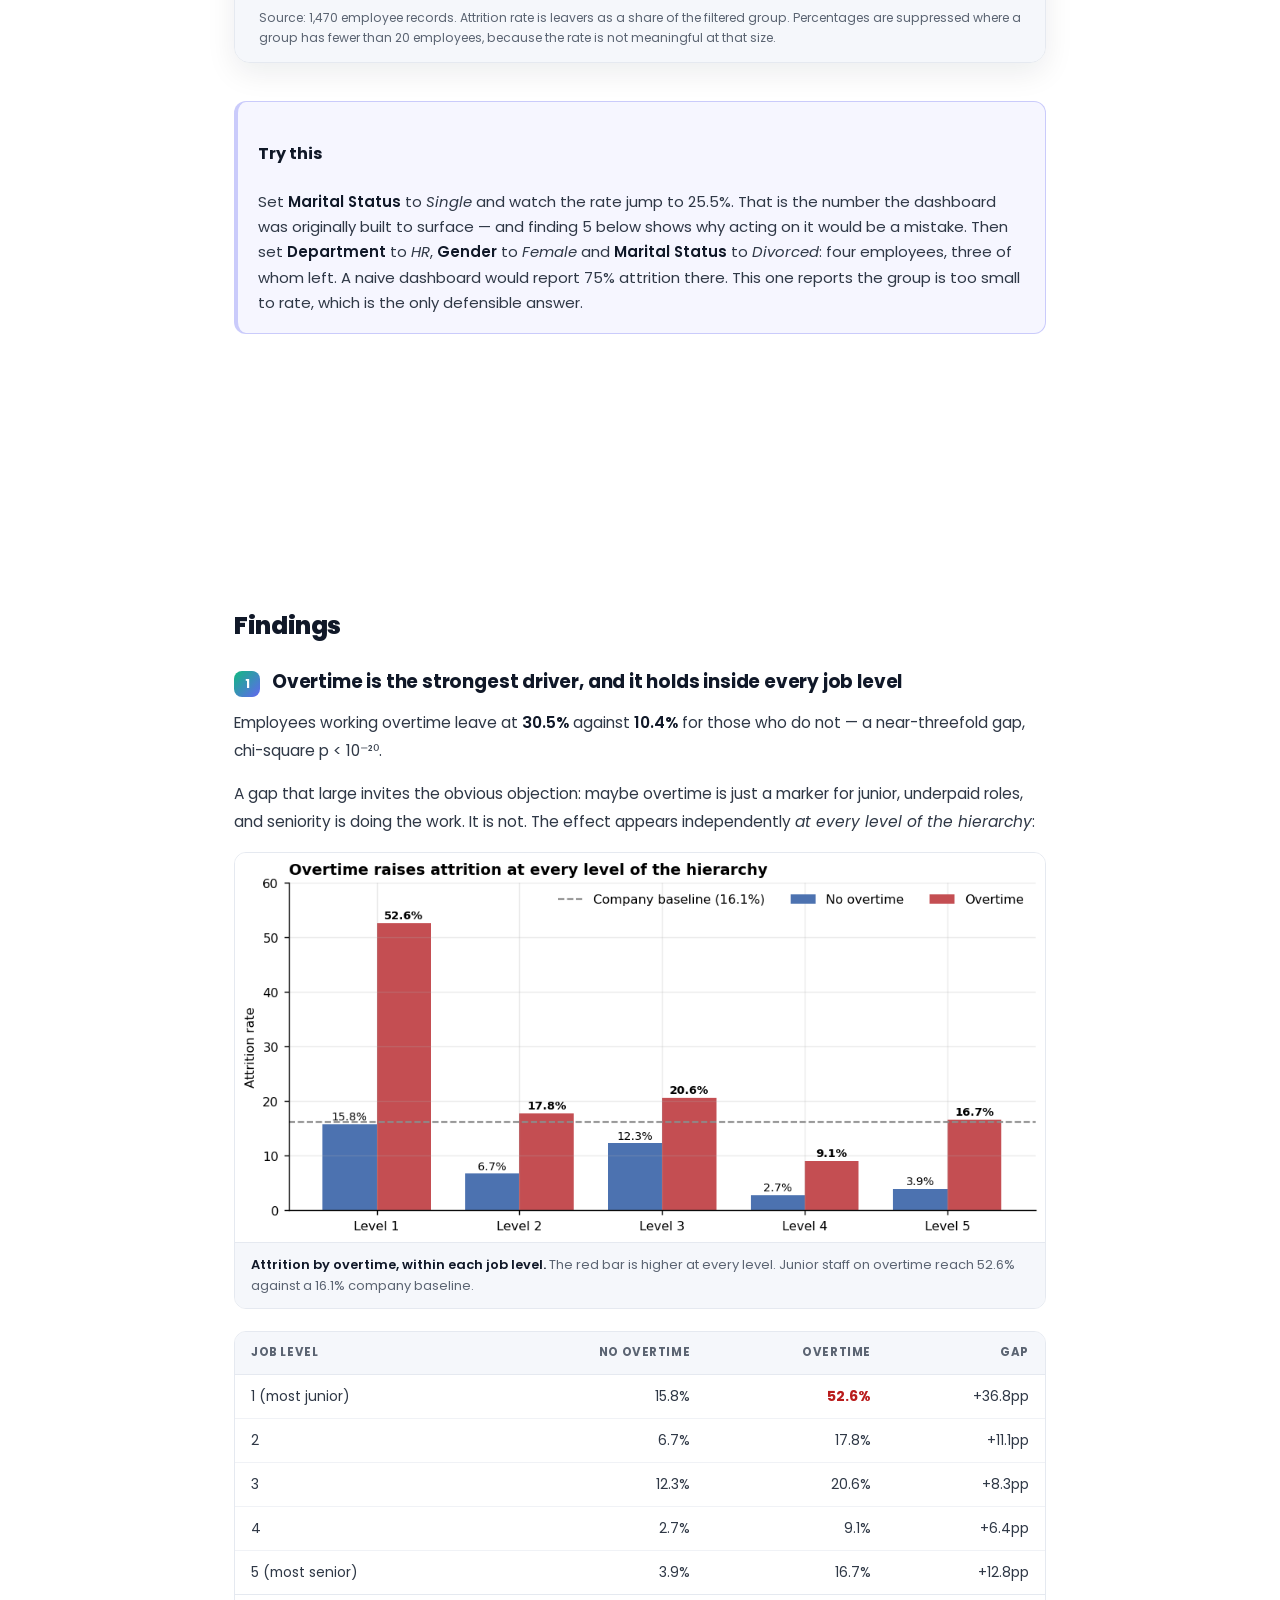
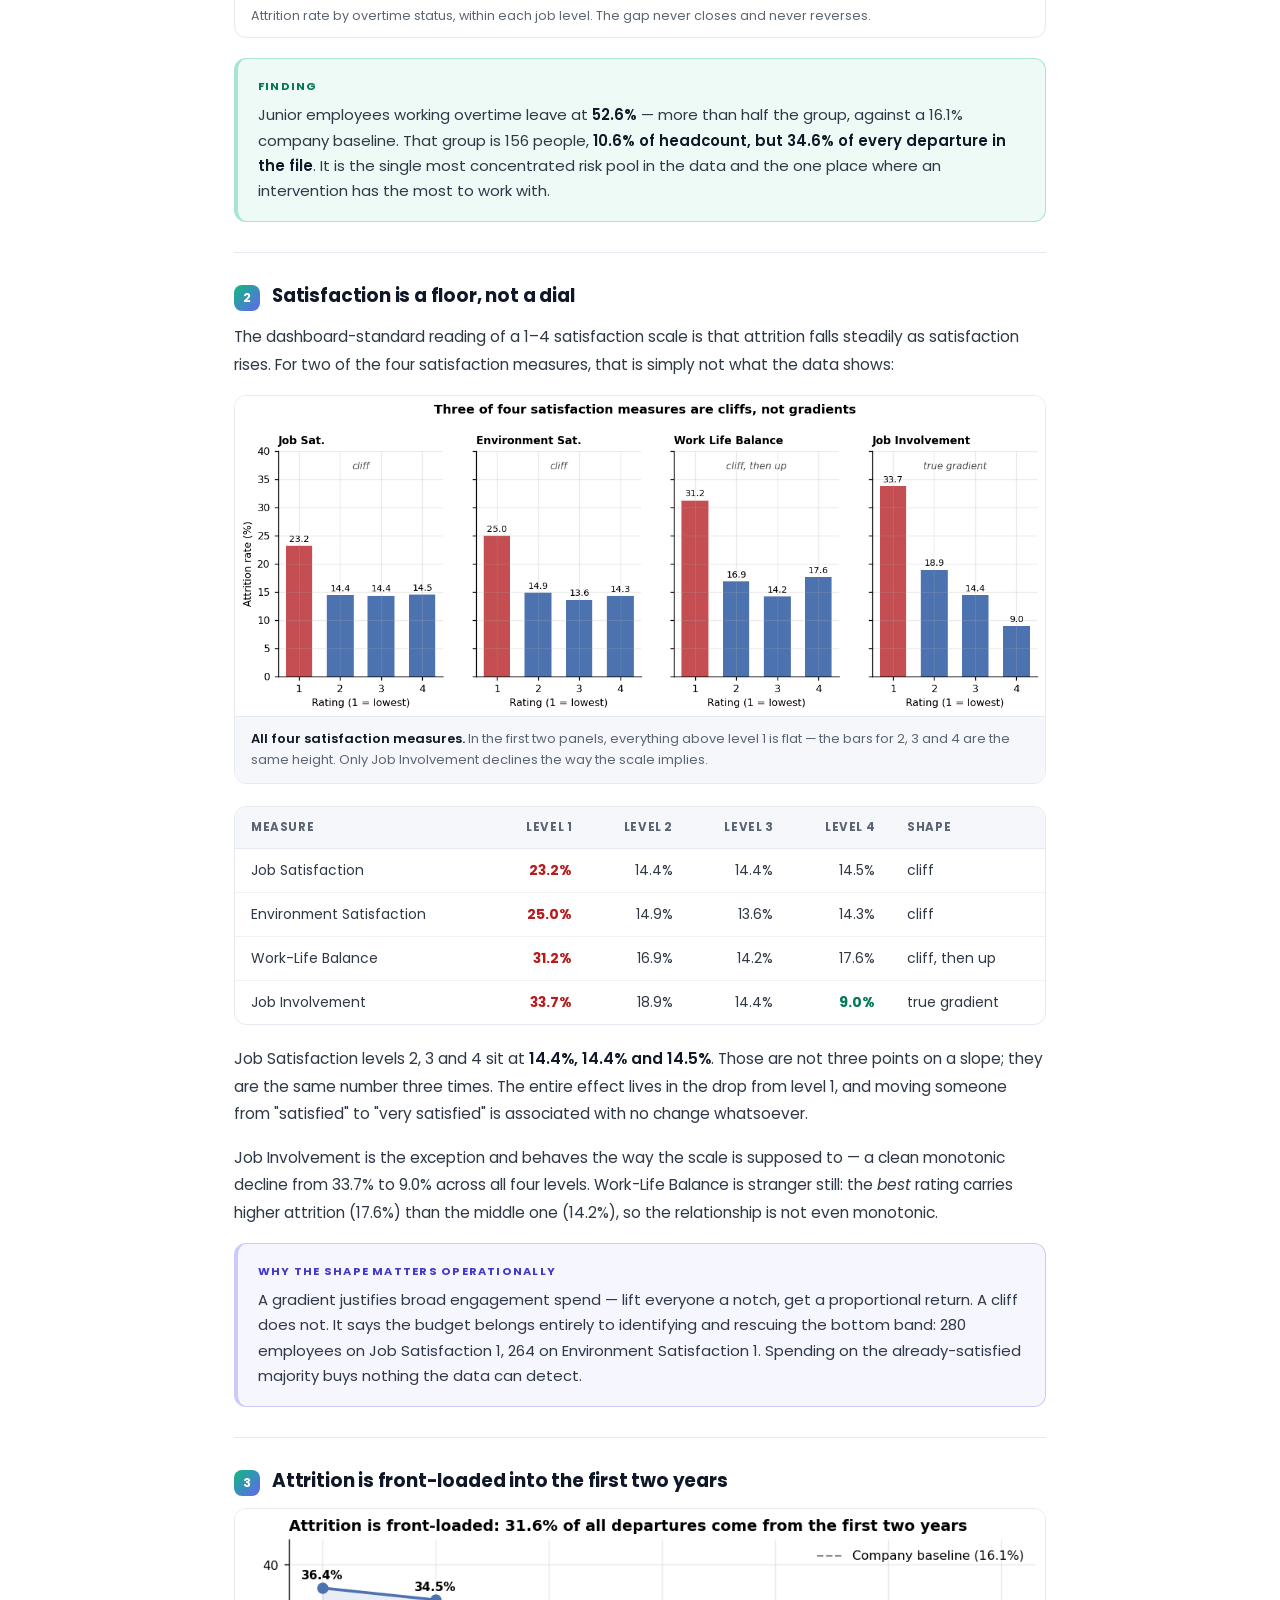
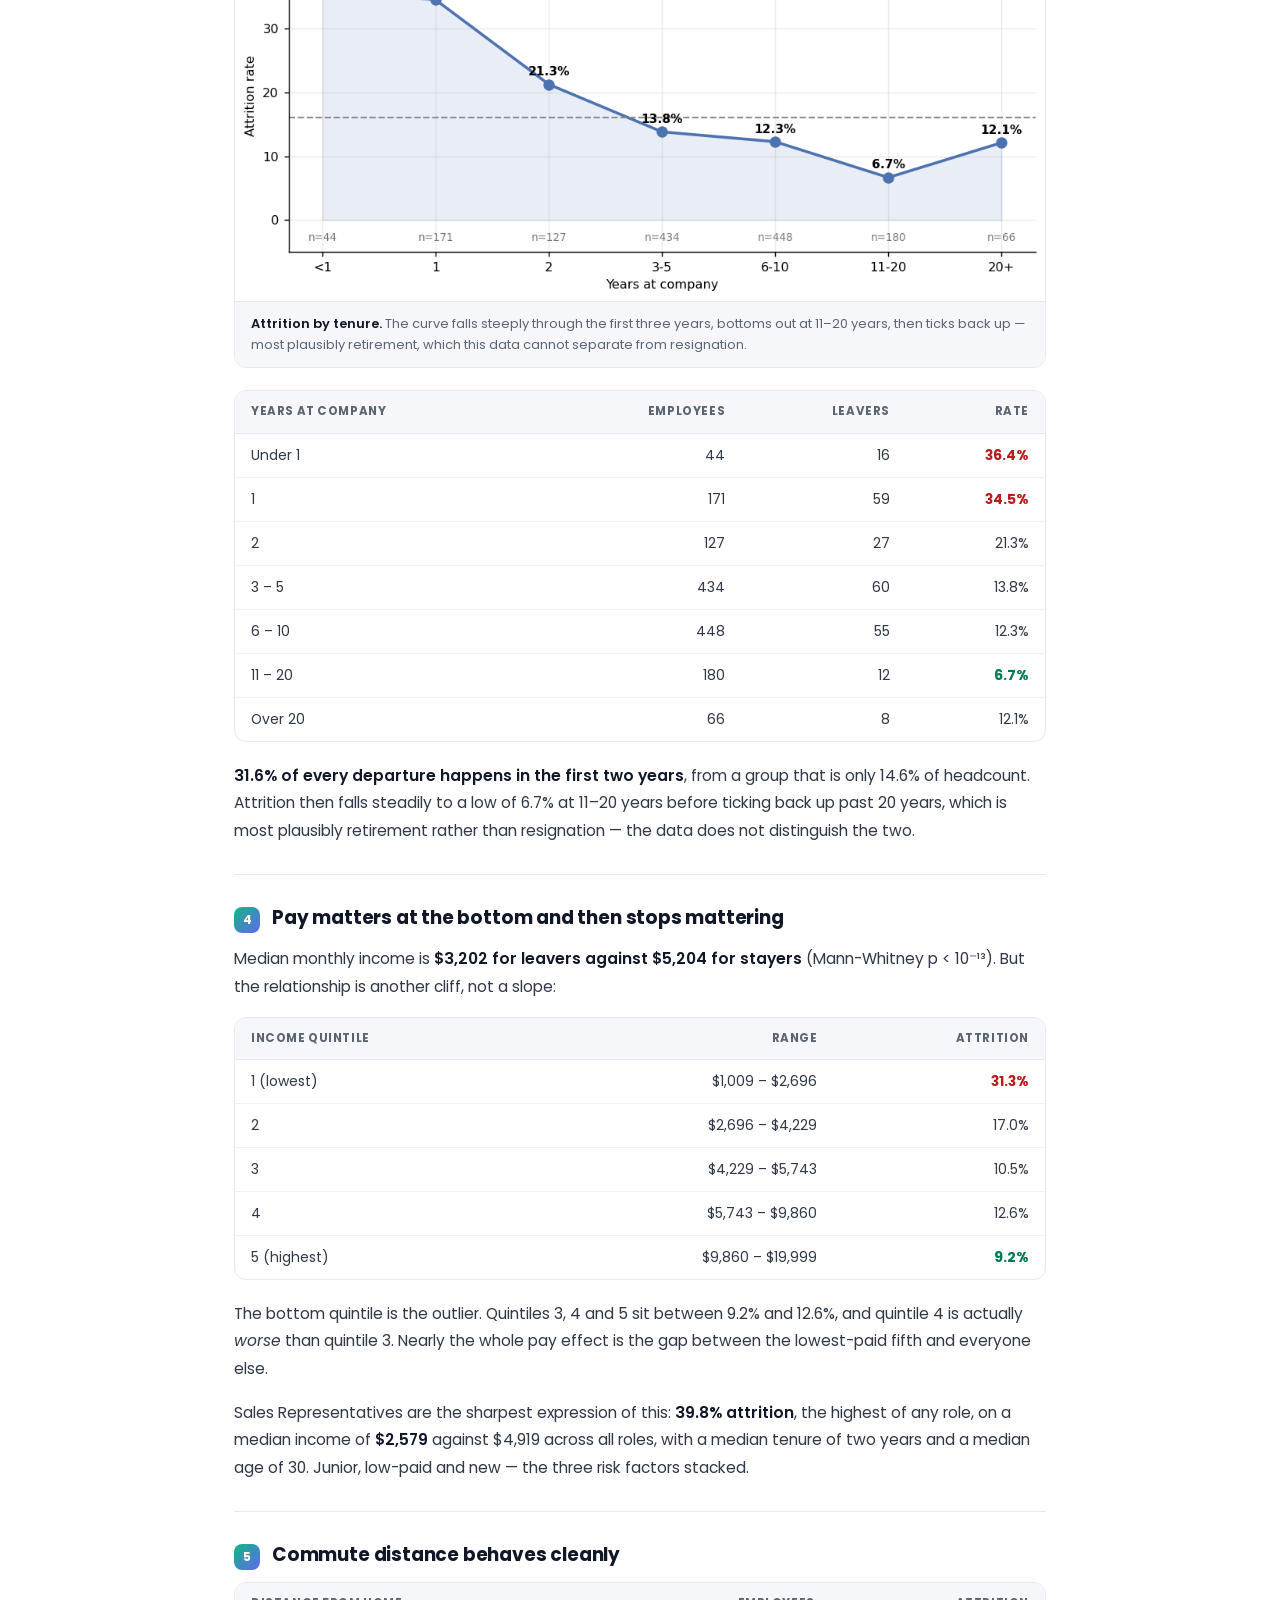
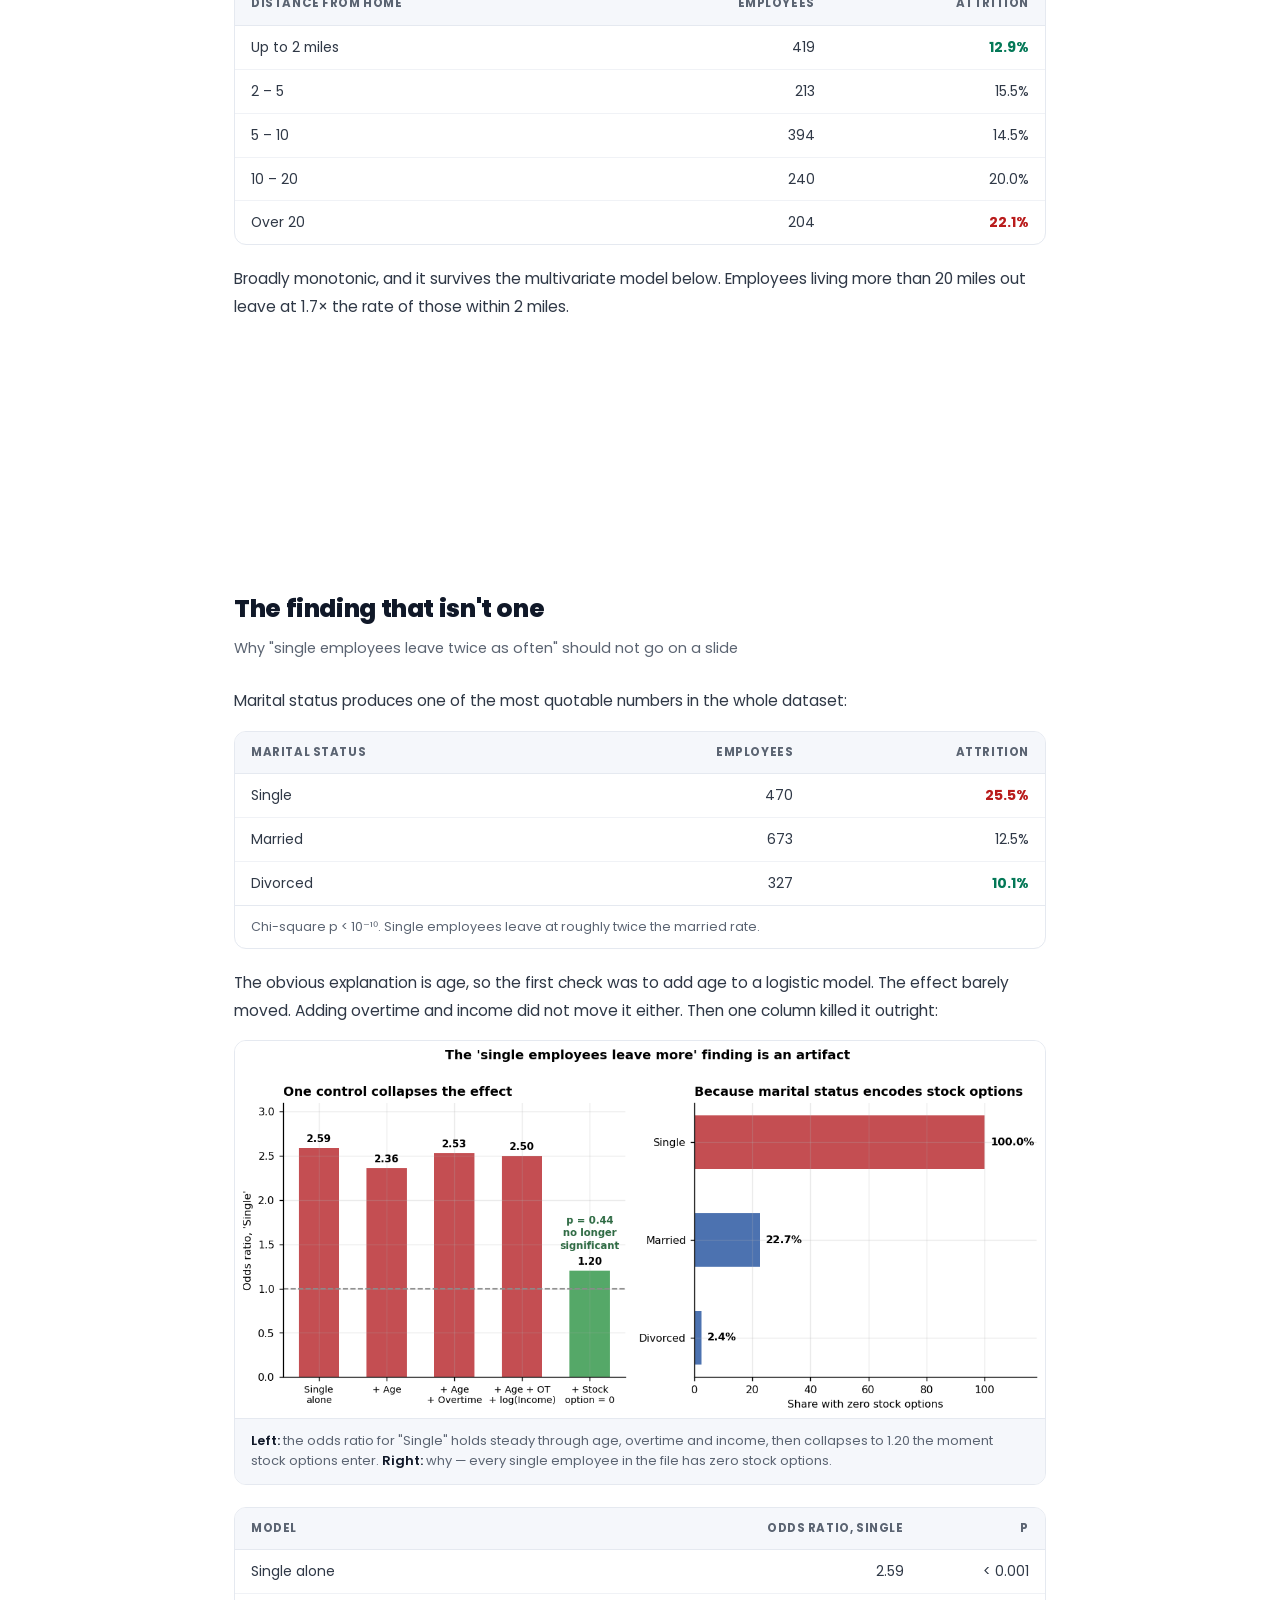
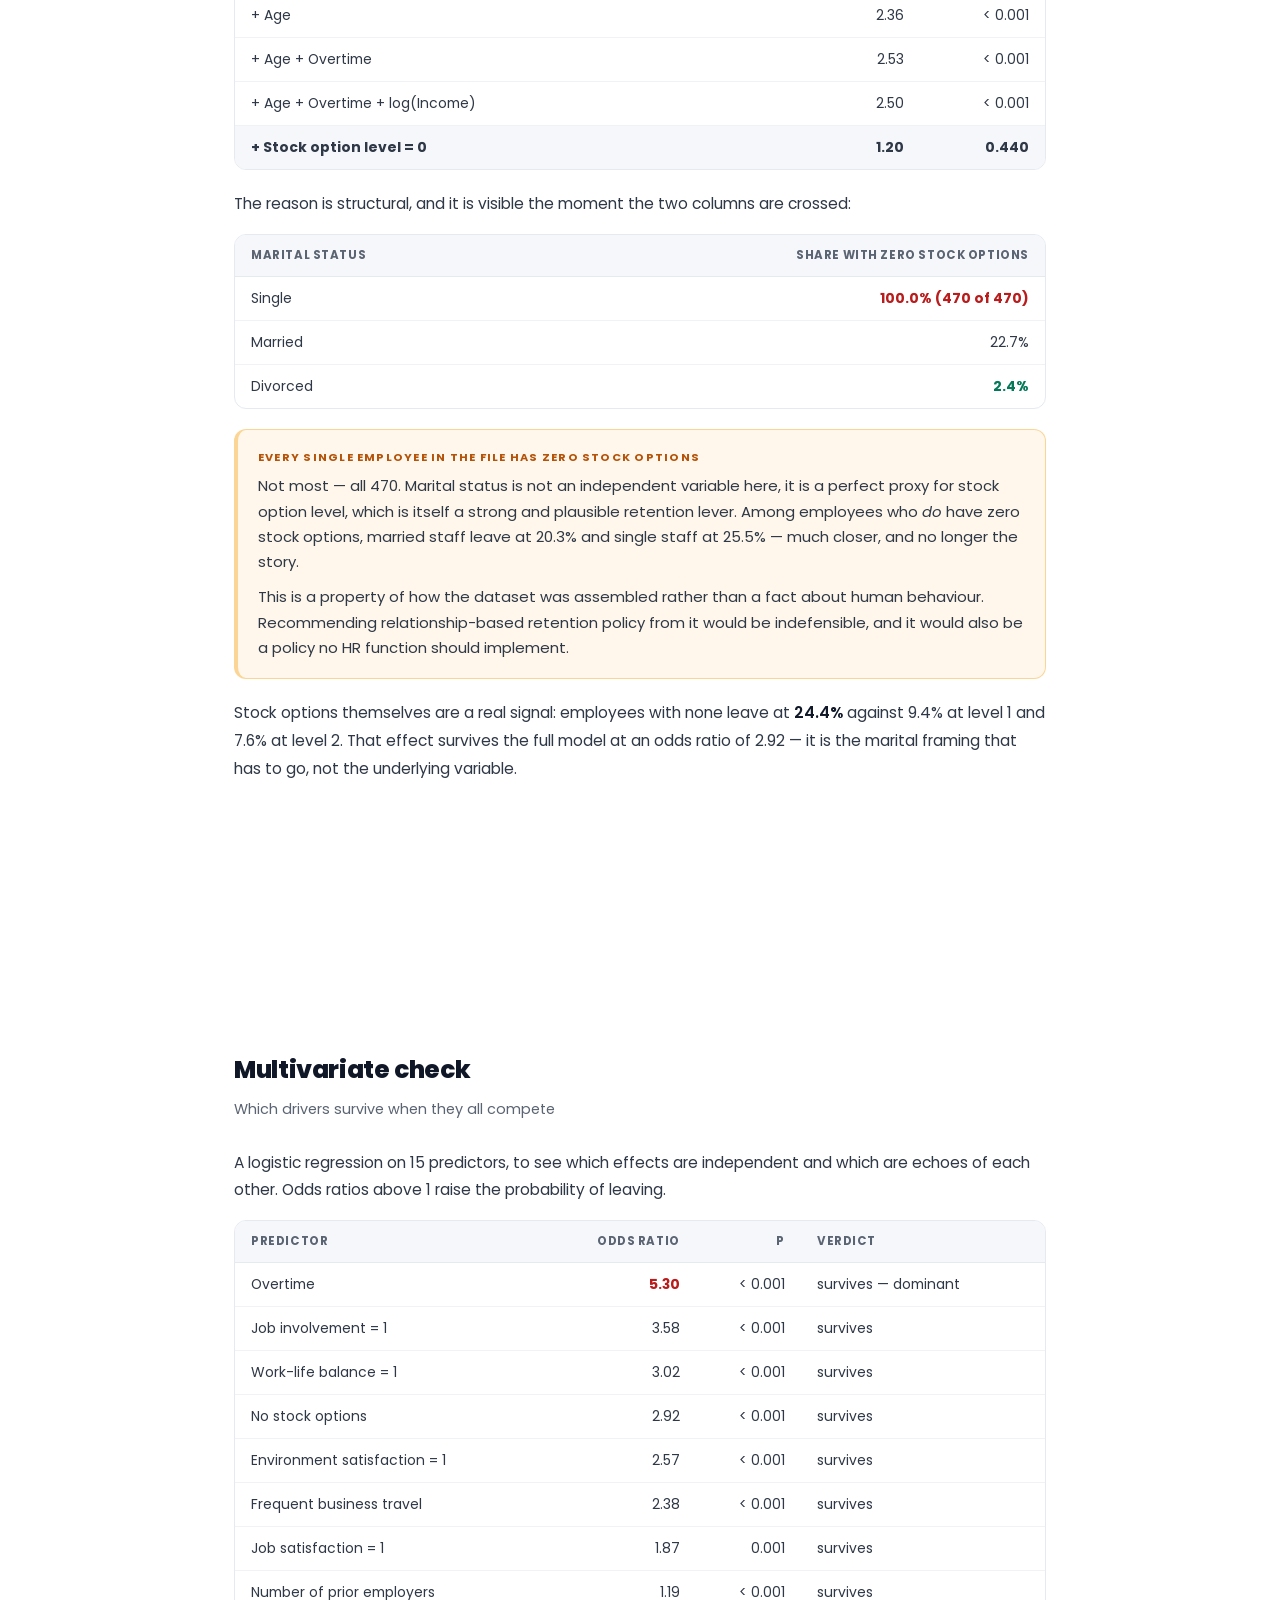
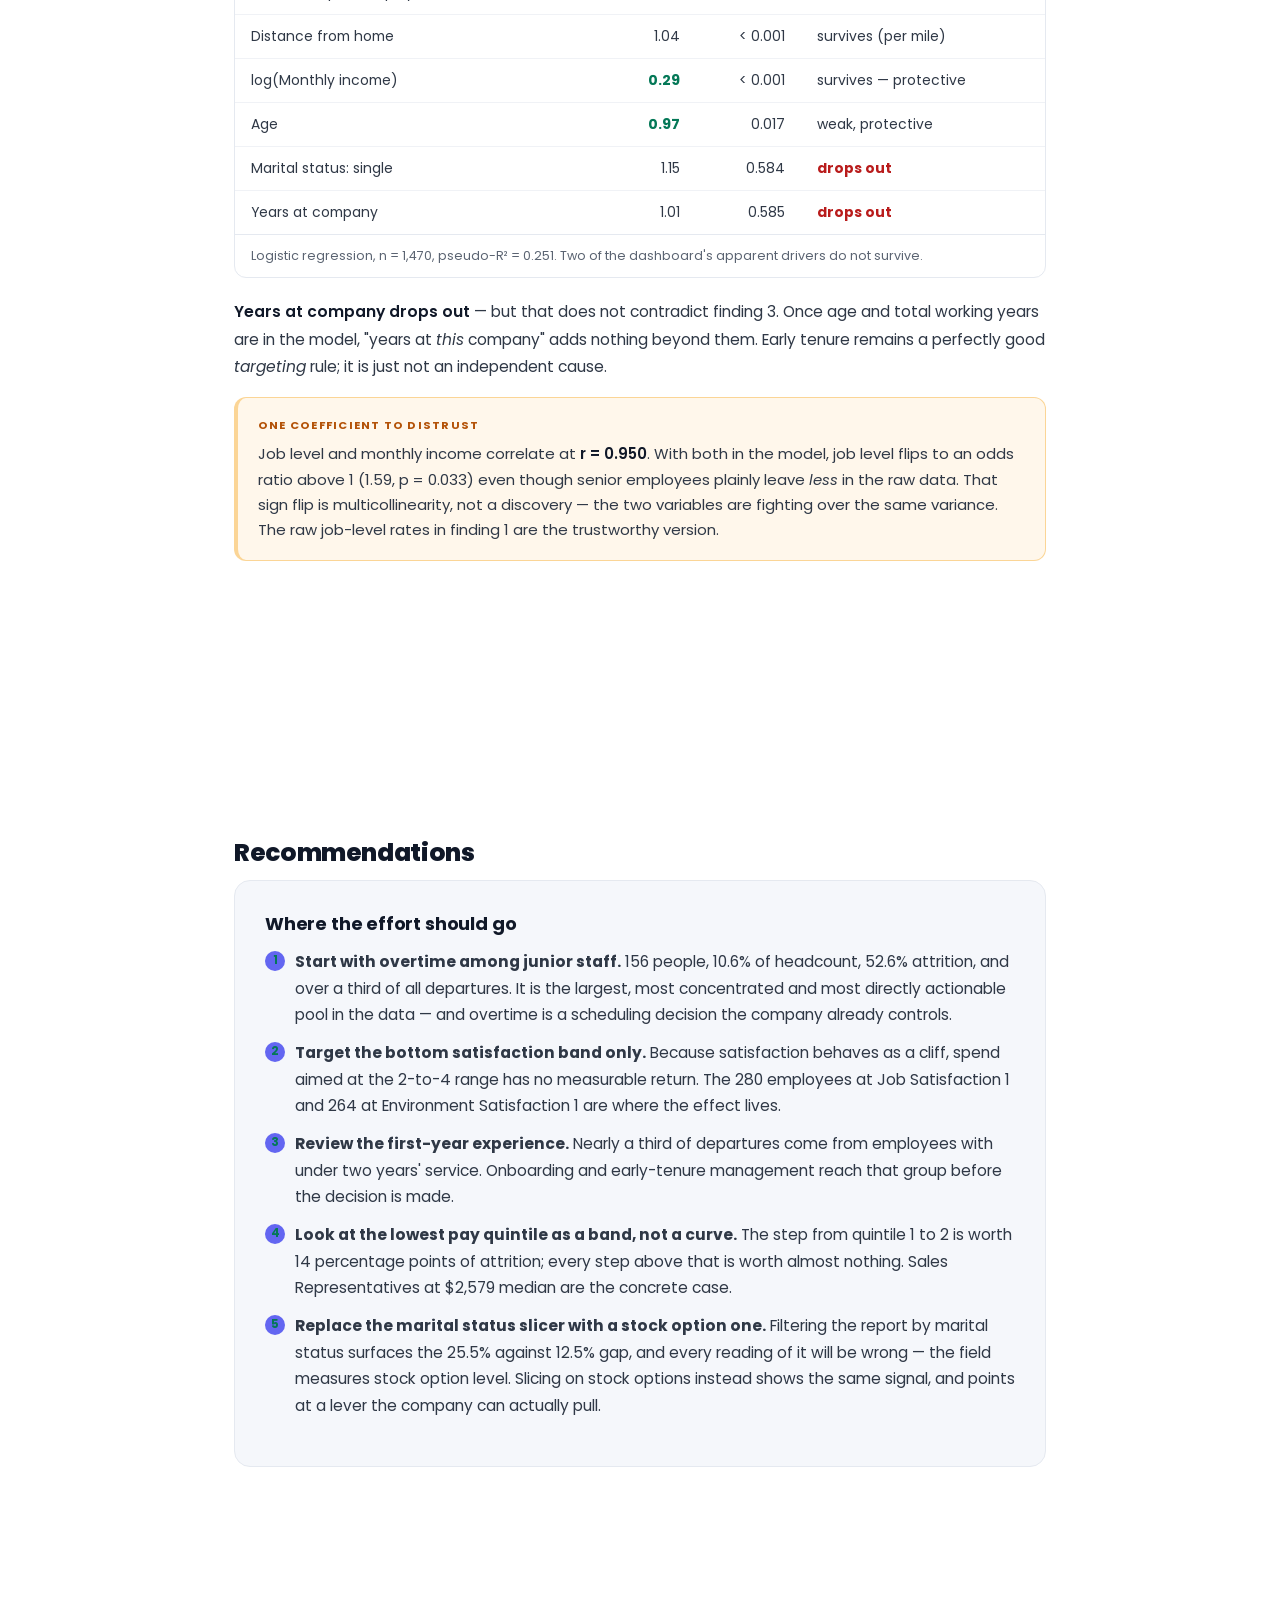
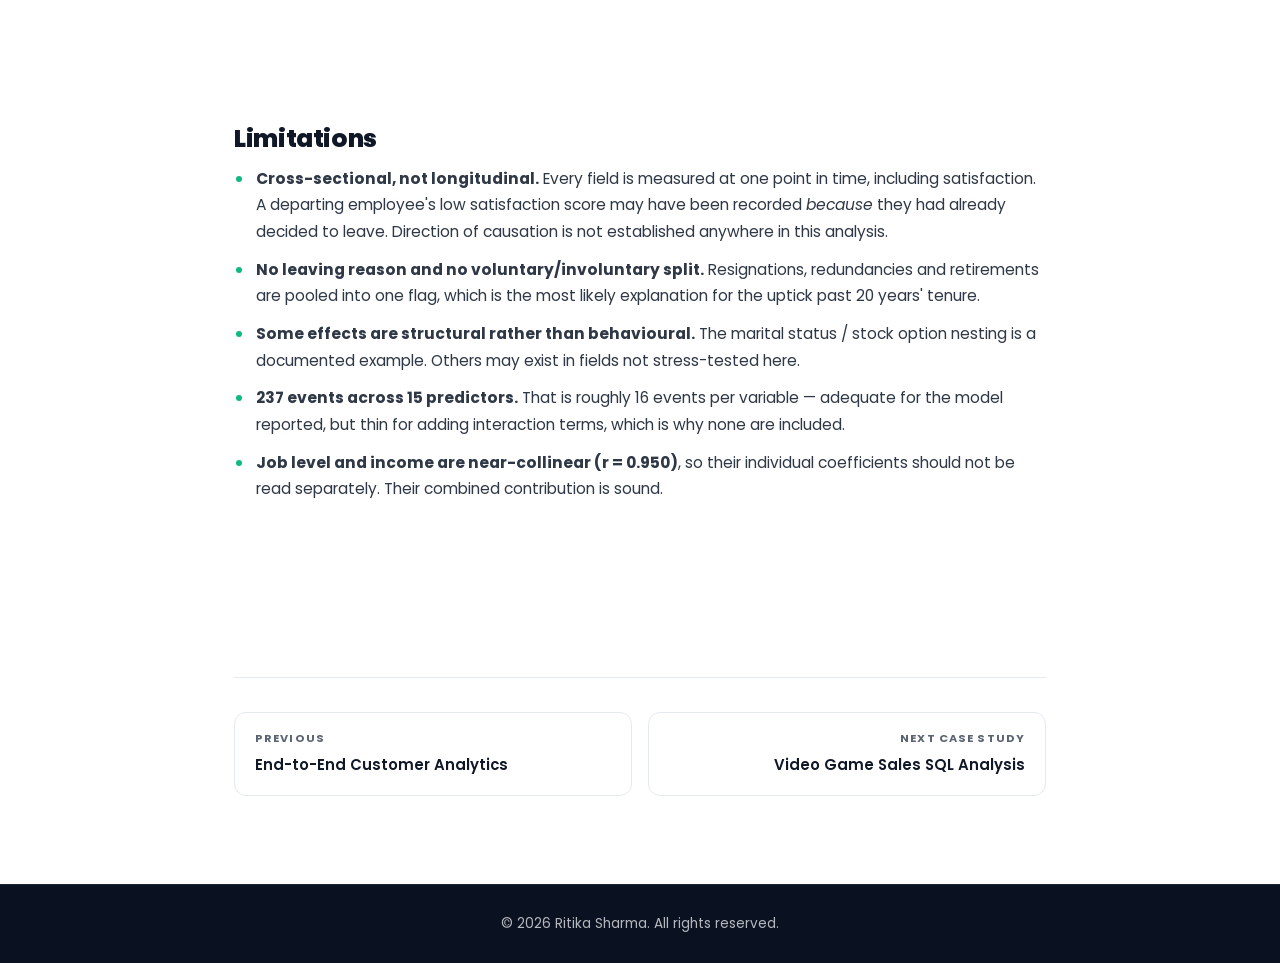
<file: case-studies/employee-attrition.html>
<!DOCTYPE html>
<html lang="en">
<head>
  <meta charset="utf-8">
  <title>Employee Attrition — Case Study | Ritika Sharma</title>
  <meta name="viewport" content="width=device-width, initial-scale=1">
  <meta name="description" content="Power BI attrition analysis of 1,470 employees: overtime raises attrition fivefold, satisfaction behaves as a floor rather than a dial, and the marital-status finding turns out to be an artifact.">
  <link rel="preconnect" href="https://fonts.googleapis.com">
  <link href="https://fonts.googleapis.com/css?family=Poppins:400,500,600,700,800" rel="stylesheet">
  <link rel="stylesheet" href="../css/main.css?v=6">
  <link rel="stylesheet" href="../css/case-study.css?v=1">
  <link rel="stylesheet" href="../css/dashboard.css?v=1">
</head>
<body>

  <nav id="nav">
    <div class="wrap">
      <a href="../index.html" class="logo">Ritika Sharma</a>
      <div class="nav-links">
        <a href="../index.html">Home</a>
        <a href="../index.html#about">About</a>
        <a href="../index.html#experience">Experience</a>
        <a href="index.html">Case Studies</a>
        <a href="../index.html#contact">Contact</a>
      </div>
      <button class="nav-toggle" id="navToggle" aria-label="Toggle menu">
        <span></span><span></span><span></span>
      </button>
    </div>
  </nav>

  <main>
    <header class="cs-hero">
      <div class="wrap">
        <a href="index.html" class="cs-back">
          <svg viewBox="0 0 24 24" fill="none" stroke="currentColor" stroke-width="2"><line x1="19" y1="12" x2="5" y2="12"/><polyline points="12 19 5 12 12 5"/></svg>
          All case studies
        </a>
        <span class="eyebrow">Case Study 02</span>
        <h1>Employee Attrition Analysis Dashboard</h1>
        <p class="cs-lede">A Power BI dashboard over 1,470 employee records, built to find out who leaves and why. Overtime turns out to be the dominant driver and it <strong>survives every control</strong>. Two of the other headline drivers do not — one is a cliff misread as a dial, and one is an <strong>artifact of how the file was built</strong>.</p>
        <div class="cs-meta">
          <span>Feb 2026</span>
          <span>Power BI · DAX · Excel</span>
          <span>1,470 employees · 44 fields</span>
        </div>
        <div class="cs-hero-actions">
          <a href="https://github.com/Ritikasharma2004/hr-attrition-dashboard" class="btn btn-primary" target="_blank" rel="noopener">
            <svg viewBox="0 0 24 24" fill="none" stroke="currentColor" stroke-width="2"><path d="M9 19c-5 1.5-5-2.5-7-3m14 6v-3.87a3.37 3.37 0 0 0-.94-2.61c3.14-.35 6.44-1.54 6.44-7A5.44 5.44 0 0 0 20 4.77 5.07 5.07 0 0 0 19.91 1S18.73.65 16 2.48a13.38 13.38 0 0 0-7 0C6.27.65 5.09 1 5.09 1A5.07 5.07 0 0 0 5 4.77a5.44 5.44 0 0 0-1.5 3.78c0 5.42 3.3 6.61 6.44 7A3.37 3.37 0 0 0 9 18.13V22"/></svg>
            View on GitHub
          </a>
          <a href="#findings" class="btn btn-ghost">Jump to the findings</a>
        </div>
        <div class="stat-strip">
          <div><div class="num">16.1%</div><div class="label">overall attrition (237 of 1,470)</div></div>
          <div><div class="num">5.3×</div><div class="label">odds of leaving with overtime, after controls</div></div>
          <div><div class="num">52.6%</div><div class="label">attrition among junior staff on overtime</div></div>
          <div><div class="num">34.6%</div><div class="label">of all leavers sit in one 10.6% group</div></div>
        </div>
      </div>
    </header>

    <div class="cs-nav">
      <div class="wrap">
        <a href="#brief">The brief</a>
        <a href="#data">The data</a>
        <a href="#findings">Findings</a>
        <a href="#artifact">The artifact</a>
        <a href="#model">Multivariate check</a>
        <a href="#recommend">Recommendations</a>
        <a href="#limits">Limitations</a>
      </div>
    </div>

    <div class="cs-body">
      <div class="wrap">

        <section class="cs-section" id="brief">
          <h2>The brief</h2>
          <p class="sub">Who is leaving, and which levers actually move it</p>
          <p>HR attrition dashboards usually stop at a set of single-variable bar charts: attrition by department, by age band, by satisfaction score. Each one looks like a driver. Most of them are the same driver seen from different angles, and at least one is not a driver at all.</p>
          <p>So the analysis was built in two passes. First the descriptive cut that the dashboard reports, then a check on whether each apparent driver <strong>survives controlling for the others</strong>. The second pass is what separates a finding from a coincidence, and it changed three of the conclusions.</p>
        </section>

        <section class="cs-section" id="data">
          <h2>The data</h2>
          <p class="sub">1,470 employees, 44 fields, 237 recorded departures</p>
          <div class="cs-table">
            <table>
              <thead><tr><th>Check</th><th class="num">Result</th></tr></thead>
              <tbody>
                <tr><td>Employees</td><td class="num">1,470</td></tr>
                <tr><td>Attrition events</td><td class="num">237 (16.12%)</td></tr>
                <tr><td>Duplicate employee numbers</td><td class="num hi">0</td></tr>
                <tr><td>Nulls in core fields</td><td class="num hi">0</td></tr>
                <tr><td>Zero-variance columns</td><td class="num lo">6 — dropped</td></tr>
              </tbody>
              <caption>Six columns carry one value for every row (<code class="inline">Over18</code>, <code class="inline">Employee Count</code>, <code class="inline">Standard Hours</code> and three derived helper fields). They cannot explain variation in anything and were removed before analysis.</caption>
            </table>
          </div>
          <p>The class balance matters for how results are read: at 16.1% attrition, a model that predicts "nobody leaves" is 83.9% accurate. Accuracy is a useless metric here, so everything below is reported as <em>rates within groups</em> rather than model accuracy.</p>

          <h3>What was built</h3>
          <figure class="cs-figure">
            <img src="../images/case-studies/dashboards/attrition-powerbi.png" alt="Power BI employee attrition dashboard showing KPI cards and six charts with department, education field, gender and marital status slicers" loading="lazy">
            <figcaption><strong>Power BI report, page 1.</strong> Four DAX measures across the KPI row, six charts underneath, and four slicer groups down the left. Every figure here reconciles against the raw file — the department split (828/133, 354/92, 51/12), the age-band donut (112, 51, 38, 25, 11) and the overtime split (944/110 against 289/127) all match exactly.</figcaption>
          </figure>
          <div class="method-grid">
            <div class="method-card"><h4>Power BI report</h4><p>3 pages, 30 visuals — cards, clustered column and bar charts, donut and pie breakdowns, plus a detail table.</p></div>
            <div class="method-card"><h4>DAX measures</h4><p><code class="inline">Total Employees</code>, <code class="inline">Total Attrition</code>, <code class="inline">Attrition Rate</code>, <code class="inline">Attrition %</code>, <code class="inline">Avg salary</code>, <code class="inline">average_jobSatisfaction</code>.</p></div>
            <div class="method-card"><h4>Interactivity</h4><p>7 slicers. Report fields include department, job role, age band, overtime, gender, education field, marital status and tenure.</p></div>
            <div class="method-card"><h4>Excel companion</h4><p>PivotTable workbook with KPI, rating and gender sheets driving 7 charts and 3 slicers.</p></div>
          </div>
          <div class="cs-table">
            <table>
              <thead><tr><th>Headline KPI</th><th class="num">Value</th></tr></thead>
              <tbody>
                <tr><td>Total employees</td><td class="num">1,470</td></tr>
                <tr><td>Attrition count</td><td class="num">237</td></tr>
                <tr><td>Active employees</td><td class="num">1,233</td></tr>
                <tr><td>Attrition rate</td><td class="num">16.12%</td></tr>
                <tr><td>Average age</td><td class="num">36.92</td></tr>
                <tr><td>Average job satisfaction</td><td class="num">2.63 / 4</td></tr>
                <tr><td>Gender split</td><td class="num">882 male / 588 female</td></tr>
              </tbody>
              <caption>The dashboard reports the descriptive layer. Everything from finding 1 onwards is the second pass — testing whether each apparent driver survives controlling for the others.</caption>
            </table>
          </div>

          <h3>Explore it yourself</h3>
          <p>The same data, live. Every figure below is recomputed in the browser from all 1,470 records as you change the filters — nothing is pre-baked. The dashed line marks the unfiltered company rate of 16.1%, so any bar reaching past it is a group leaving faster than the company as a whole.</p>
          <div class="dash" id="attrition-dash" data-src="../data/attrition.json">
            <div class="dash-empty">Loading the data…</div>
          </div>
          <div class="callout callout-note">
            <h4>Try this</h4>
            <p>Set <strong>Marital Status</strong> to <em>Single</em> and watch the rate jump to 25.5%. That is the number the dashboard was originally built to surface — and finding 5 below shows why acting on it would be a mistake. Then set <strong>Department</strong> to <em>HR</em>, <strong>Gender</strong> to <em>Female</em> and <strong>Marital Status</strong> to <em>Divorced</em>: four employees, three of whom left. A naive dashboard would report 75% attrition there. This one reports the group is too small to rate, which is the only defensible answer.</p>
          </div>
        </section>

        <section class="cs-section" id="findings">
          <h2>Findings</h2>

          <div class="finding">
            <h3><span class="n">1</span> Overtime is the strongest driver, and it holds inside every job level</h3>
            <p>Employees working overtime leave at <strong>30.5%</strong> against <strong>10.4%</strong> for those who do not — a near-threefold gap, chi-square p &lt; 10⁻²⁰.</p>
            <p>A gap that large invites the obvious objection: maybe overtime is just a marker for junior, underpaid roles, and seniority is doing the work. It is not. The effect appears independently <em>at every level of the hierarchy</em>:</p>
            <figure class="cs-figure">
              <img src="../images/case-studies/employee-attrition/01_overtime_by_level.png" alt="Attrition rate with and without overtime at each of the five job levels" loading="lazy">
              <figcaption><strong>Attrition by overtime, within each job level.</strong> The red bar is higher at every level. Junior staff on overtime reach 52.6% against a 16.1% company baseline.</figcaption>
            </figure>
            <div class="cs-table">
              <table>
                <thead><tr><th>Job level</th><th class="num">No overtime</th><th class="num">Overtime</th><th class="num">Gap</th></tr></thead>
                <tbody>
                  <tr><td>1 (most junior)</td><td class="num">15.8%</td><td class="num lo">52.6%</td><td class="num">+36.8pp</td></tr>
                  <tr><td>2</td><td class="num">6.7%</td><td class="num">17.8%</td><td class="num">+11.1pp</td></tr>
                  <tr><td>3</td><td class="num">12.3%</td><td class="num">20.6%</td><td class="num">+8.3pp</td></tr>
                  <tr><td>4</td><td class="num">2.7%</td><td class="num">9.1%</td><td class="num">+6.4pp</td></tr>
                  <tr><td>5 (most senior)</td><td class="num">3.9%</td><td class="num">16.7%</td><td class="num">+12.8pp</td></tr>
                </tbody>
                <caption>Attrition rate by overtime status, within each job level. The gap never closes and never reverses.</caption>
              </table>
            </div>
            <div class="callout callout-key">
              <span class="callout-title">Finding</span>
              <p>Junior employees working overtime leave at <strong>52.6%</strong> — more than half the group, against a 16.1% company baseline. That group is 156 people, <strong>10.6% of headcount, but 34.6% of every departure in the file</strong>. It is the single most concentrated risk pool in the data and the one place where an intervention has the most to work with.</p>
            </div>
          </div>

          <div class="finding">
            <h3><span class="n">2</span> Satisfaction is a floor, not a dial</h3>
            <p>The dashboard-standard reading of a 1–4 satisfaction scale is that attrition falls steadily as satisfaction rises. For two of the four satisfaction measures, that is simply not what the data shows:</p>
            <figure class="cs-figure">
              <img src="../images/case-studies/employee-attrition/02_satisfaction_cliff.png" alt="Attrition rate across the four levels of each satisfaction measure, showing flat bars above level one" loading="lazy">
              <figcaption><strong>All four satisfaction measures.</strong> In the first two panels, everything above level 1 is flat — the bars for 2, 3 and 4 are the same height. Only Job Involvement declines the way the scale implies.</figcaption>
            </figure>
            <div class="cs-table">
              <table>
                <thead><tr><th>Measure</th><th class="num">Level 1</th><th class="num">Level 2</th><th class="num">Level 3</th><th class="num">Level 4</th><th>Shape</th></tr></thead>
                <tbody>
                  <tr><td>Job Satisfaction</td><td class="num lo">23.2%</td><td class="num">14.4%</td><td class="num">14.4%</td><td class="num">14.5%</td><td>cliff</td></tr>
                  <tr><td>Environment Satisfaction</td><td class="num lo">25.0%</td><td class="num">14.9%</td><td class="num">13.6%</td><td class="num">14.3%</td><td>cliff</td></tr>
                  <tr><td>Work-Life Balance</td><td class="num lo">31.2%</td><td class="num">16.9%</td><td class="num">14.2%</td><td class="num">17.6%</td><td>cliff, then up</td></tr>
                  <tr><td>Job Involvement</td><td class="num lo">33.7%</td><td class="num">18.9%</td><td class="num">14.4%</td><td class="num hi">9.0%</td><td>true gradient</td></tr>
                </tbody>
              </table>
            </div>
            <p>Job Satisfaction levels 2, 3 and 4 sit at <strong>14.4%, 14.4% and 14.5%</strong>. Those are not three points on a slope; they are the same number three times. The entire effect lives in the drop from level 1, and moving someone from "satisfied" to "very satisfied" is associated with no change whatsoever.</p>
            <p>Job Involvement is the exception and behaves the way the scale is supposed to — a clean monotonic decline from 33.7% to 9.0% across all four levels. Work-Life Balance is stranger still: the <em>best</em> rating carries higher attrition (17.6%) than the middle one (14.2%), so the relationship is not even monotonic.</p>
            <div class="callout callout-note">
              <span class="callout-title">Why the shape matters operationally</span>
              <p>A gradient justifies broad engagement spend — lift everyone a notch, get a proportional return. A cliff does not. It says the budget belongs entirely to identifying and rescuing the bottom band: 280 employees on Job Satisfaction 1, 264 on Environment Satisfaction 1. Spending on the already-satisfied majority buys nothing the data can detect.</p>
            </div>
          </div>

          <div class="finding">
            <h3><span class="n">3</span> Attrition is front-loaded into the first two years</h3>
            <figure class="cs-figure">
              <img src="../images/case-studies/employee-attrition/03_tenure_curve.png" alt="Attrition rate declining sharply across tenure bands from under one year to twenty plus" loading="lazy">
              <figcaption><strong>Attrition by tenure.</strong> The curve falls steeply through the first three years, bottoms out at 11–20 years, then ticks back up — most plausibly retirement, which this data cannot separate from resignation.</figcaption>
            </figure>
            <div class="cs-table">
              <table>
                <thead><tr><th>Years at company</th><th class="num">Employees</th><th class="num">Leavers</th><th class="num">Rate</th></tr></thead>
                <tbody>
                  <tr><td>Under 1</td><td class="num">44</td><td class="num">16</td><td class="num lo">36.4%</td></tr>
                  <tr><td>1</td><td class="num">171</td><td class="num">59</td><td class="num lo">34.5%</td></tr>
                  <tr><td>2</td><td class="num">127</td><td class="num">27</td><td class="num">21.3%</td></tr>
                  <tr><td>3 – 5</td><td class="num">434</td><td class="num">60</td><td class="num">13.8%</td></tr>
                  <tr><td>6 – 10</td><td class="num">448</td><td class="num">55</td><td class="num">12.3%</td></tr>
                  <tr><td>11 – 20</td><td class="num">180</td><td class="num">12</td><td class="num hi">6.7%</td></tr>
                  <tr><td>Over 20</td><td class="num">66</td><td class="num">8</td><td class="num">12.1%</td></tr>
                </tbody>
              </table>
            </div>
            <p><strong>31.6% of every departure happens in the first two years</strong>, from a group that is only 14.6% of headcount. Attrition then falls steadily to a low of 6.7% at 11–20 years before ticking back up past 20 years, which is most plausibly retirement rather than resignation — the data does not distinguish the two.</p>
          </div>

          <div class="finding">
            <h3><span class="n">4</span> Pay matters at the bottom and then stops mattering</h3>
            <p>Median monthly income is <strong>$3,202 for leavers against $5,204 for stayers</strong> (Mann-Whitney p &lt; 10⁻¹³). But the relationship is another cliff, not a slope:</p>
            <div class="cs-table">
              <table>
                <thead><tr><th>Income quintile</th><th class="num">Range</th><th class="num">Attrition</th></tr></thead>
                <tbody>
                  <tr><td>1 (lowest)</td><td class="num">$1,009 – $2,696</td><td class="num lo">31.3%</td></tr>
                  <tr><td>2</td><td class="num">$2,696 – $4,229</td><td class="num">17.0%</td></tr>
                  <tr><td>3</td><td class="num">$4,229 – $5,743</td><td class="num">10.5%</td></tr>
                  <tr><td>4</td><td class="num">$5,743 – $9,860</td><td class="num">12.6%</td></tr>
                  <tr><td>5 (highest)</td><td class="num">$9,860 – $19,999</td><td class="num hi">9.2%</td></tr>
                </tbody>
              </table>
            </div>
            <p>The bottom quintile is the outlier. Quintiles 3, 4 and 5 sit between 9.2% and 12.6%, and quintile 4 is actually <em>worse</em> than quintile 3. Nearly the whole pay effect is the gap between the lowest-paid fifth and everyone else.</p>
            <p>Sales Representatives are the sharpest expression of this: <strong>39.8% attrition</strong>, the highest of any role, on a median income of <strong>$2,579</strong> against $4,919 across all roles, with a median tenure of two years and a median age of 30. Junior, low-paid and new — the three risk factors stacked.</p>
          </div>

          <div class="finding">
            <h3><span class="n">5</span> Commute distance behaves cleanly</h3>
            <div class="cs-table">
              <table>
                <thead><tr><th>Distance from home</th><th class="num">Employees</th><th class="num">Attrition</th></tr></thead>
                <tbody>
                  <tr><td>Up to 2 miles</td><td class="num">419</td><td class="num hi">12.9%</td></tr>
                  <tr><td>2 – 5</td><td class="num">213</td><td class="num">15.5%</td></tr>
                  <tr><td>5 – 10</td><td class="num">394</td><td class="num">14.5%</td></tr>
                  <tr><td>10 – 20</td><td class="num">240</td><td class="num">20.0%</td></tr>
                  <tr><td>Over 20</td><td class="num">204</td><td class="num lo">22.1%</td></tr>
                </tbody>
              </table>
            </div>
            <p>Broadly monotonic, and it survives the multivariate model below. Employees living more than 20 miles out leave at 1.7× the rate of those within 2 miles.</p>
          </div>
        </section>

        <section class="cs-section" id="artifact">
          <h2>The finding that isn't one</h2>
          <p class="sub">Why "single employees leave twice as often" should not go on a slide</p>
          <p>Marital status produces one of the most quotable numbers in the whole dataset:</p>
          <div class="cs-table">
            <table>
              <thead><tr><th>Marital status</th><th class="num">Employees</th><th class="num">Attrition</th></tr></thead>
              <tbody>
                <tr><td>Single</td><td class="num">470</td><td class="num lo">25.5%</td></tr>
                <tr><td>Married</td><td class="num">673</td><td class="num">12.5%</td></tr>
                <tr><td>Divorced</td><td class="num">327</td><td class="num hi">10.1%</td></tr>
              </tbody>
              <caption>Chi-square p &lt; 10⁻¹⁰. Single employees leave at roughly twice the married rate.</caption>
            </table>
          </div>
          <p>The obvious explanation is age, so the first check was to add age to a logistic model. The effect barely moved. Adding overtime and income did not move it either. Then one column killed it outright:</p>
          <figure class="cs-figure">
            <img src="../images/case-studies/employee-attrition/04_marital_artifact.png" alt="Odds ratio for single collapsing to 1.20 once stock options are controlled, beside the share of each marital group with zero stock options" loading="lazy">
            <figcaption><strong>Left:</strong> the odds ratio for "Single" holds steady through age, overtime and income, then collapses to 1.20 the moment stock options enter. <strong>Right:</strong> why — every single employee in the file has zero stock options.</figcaption>
          </figure>
          <div class="cs-table">
            <table>
              <thead><tr><th>Model</th><th class="num">Odds ratio, Single</th><th class="num">p</th></tr></thead>
              <tbody>
                <tr><td>Single alone</td><td class="num">2.59</td><td class="num">&lt; 0.001</td></tr>
                <tr><td>+ Age</td><td class="num">2.36</td><td class="num">&lt; 0.001</td></tr>
                <tr><td>+ Age + Overtime</td><td class="num">2.53</td><td class="num">&lt; 0.001</td></tr>
                <tr><td>+ Age + Overtime + log(Income)</td><td class="num">2.50</td><td class="num">&lt; 0.001</td></tr>
                <tr class="total"><td>+ Stock option level = 0</td><td class="num">1.20</td><td class="num">0.440</td></tr>
              </tbody>
            </table>
          </div>
          <p>The reason is structural, and it is visible the moment the two columns are crossed:</p>
          <div class="cs-table">
            <table>
              <thead><tr><th>Marital status</th><th class="num">Share with zero stock options</th></tr></thead>
              <tbody>
                <tr><td>Single</td><td class="num lo">100.0% (470 of 470)</td></tr>
                <tr><td>Married</td><td class="num">22.7%</td></tr>
                <tr><td>Divorced</td><td class="num hi">2.4%</td></tr>
              </tbody>
            </table>
          </div>
          <div class="callout callout-warn">
            <span class="callout-title">Every single employee in the file has zero stock options</span>
            <p>Not most — all 470. Marital status is not an independent variable here, it is a perfect proxy for stock option level, which is itself a strong and plausible retention lever. Among employees who <em>do</em> have zero stock options, married staff leave at 20.3% and single staff at 25.5% — much closer, and no longer the story.</p>
            <p>This is a property of how the dataset was assembled rather than a fact about human behaviour. Recommending relationship-based retention policy from it would be indefensible, and it would also be a policy no HR function should implement.</p>
          </div>
          <p>Stock options themselves are a real signal: employees with none leave at <strong>24.4%</strong> against 9.4% at level 1 and 7.6% at level 2. That effect survives the full model at an odds ratio of 2.92 — it is the marital framing that has to go, not the underlying variable.</p>
        </section>

        <section class="cs-section" id="model">
          <h2>Multivariate check</h2>
          <p class="sub">Which drivers survive when they all compete</p>
          <p>A logistic regression on 15 predictors, to see which effects are independent and which are echoes of each other. Odds ratios above 1 raise the probability of leaving.</p>
          <div class="cs-table">
            <table>
              <thead><tr><th>Predictor</th><th class="num">Odds ratio</th><th class="num">p</th><th>Verdict</th></tr></thead>
              <tbody>
                <tr><td>Overtime</td><td class="num lo">5.30</td><td class="num">&lt; 0.001</td><td>survives — dominant</td></tr>
                <tr><td>Job involvement = 1</td><td class="num">3.58</td><td class="num">&lt; 0.001</td><td>survives</td></tr>
                <tr><td>Work-life balance = 1</td><td class="num">3.02</td><td class="num">&lt; 0.001</td><td>survives</td></tr>
                <tr><td>No stock options</td><td class="num">2.92</td><td class="num">&lt; 0.001</td><td>survives</td></tr>
                <tr><td>Environment satisfaction = 1</td><td class="num">2.57</td><td class="num">&lt; 0.001</td><td>survives</td></tr>
                <tr><td>Frequent business travel</td><td class="num">2.38</td><td class="num">&lt; 0.001</td><td>survives</td></tr>
                <tr><td>Job satisfaction = 1</td><td class="num">1.87</td><td class="num">0.001</td><td>survives</td></tr>
                <tr><td>Number of prior employers</td><td class="num">1.19</td><td class="num">&lt; 0.001</td><td>survives</td></tr>
                <tr><td>Distance from home</td><td class="num">1.04</td><td class="num">&lt; 0.001</td><td>survives (per mile)</td></tr>
                <tr><td>log(Monthly income)</td><td class="num hi">0.29</td><td class="num">&lt; 0.001</td><td>survives — protective</td></tr>
                <tr><td>Age</td><td class="num hi">0.97</td><td class="num">0.017</td><td>weak, protective</td></tr>
                <tr><td>Marital status: single</td><td class="num">1.15</td><td class="num">0.584</td><td class="lo">drops out</td></tr>
                <tr><td>Years at company</td><td class="num">1.01</td><td class="num">0.585</td><td class="lo">drops out</td></tr>
              </tbody>
              <caption>Logistic regression, n = 1,470, pseudo-R² = 0.251. Two of the dashboard's apparent drivers do not survive.</caption>
            </table>
          </div>
          <p><strong>Years at company drops out</strong> — but that does not contradict finding 3. Once age and total working years are in the model, "years at <em>this</em> company" adds nothing beyond them. Early tenure remains a perfectly good <em>targeting</em> rule; it is just not an independent cause.</p>
          <div class="callout callout-warn">
            <span class="callout-title">One coefficient to distrust</span>
            <p>Job level and monthly income correlate at <strong>r = 0.950</strong>. With both in the model, job level flips to an odds ratio above 1 (1.59, p = 0.033) even though senior employees plainly leave <em>less</em> in the raw data. That sign flip is multicollinearity, not a discovery — the two variables are fighting over the same variance. The raw job-level rates in finding 1 are the trustworthy version.</p>
          </div>
        </section>

        <section class="cs-section" id="recommend">
          <h2>Recommendations</h2>
          <div class="takeaway">
            <h3>Where the effort should go</h3>
            <ul class="cs-list ordered">
              <li><strong>Start with overtime among junior staff.</strong> 156 people, 10.6% of headcount, 52.6% attrition, and over a third of all departures. It is the largest, most concentrated and most directly actionable pool in the data — and overtime is a scheduling decision the company already controls.</li>
              <li><strong>Target the bottom satisfaction band only.</strong> Because satisfaction behaves as a cliff, spend aimed at the 2-to-4 range has no measurable return. The 280 employees at Job Satisfaction 1 and 264 at Environment Satisfaction 1 are where the effect lives.</li>
              <li><strong>Review the first-year experience.</strong> Nearly a third of departures come from employees with under two years' service. Onboarding and early-tenure management reach that group before the decision is made.</li>
              <li><strong>Look at the lowest pay quintile as a band, not a curve.</strong> The step from quintile 1 to 2 is worth 14 percentage points of attrition; every step above that is worth almost nothing. Sales Representatives at $2,579 median are the concrete case.</li>
              <li><strong>Replace the marital status slicer with a stock option one.</strong> Filtering the report by marital status surfaces the 25.5% against 12.5% gap, and every reading of it will be wrong — the field measures stock option level. Slicing on stock options instead shows the same signal, and points at a lever the company can actually pull.</li>
            </ul>
          </div>
        </section>

        <section class="cs-section" id="limits">
          <h2>Limitations</h2>
          <ul class="cs-list">
            <li><strong>Cross-sectional, not longitudinal.</strong> Every field is measured at one point in time, including satisfaction. A departing employee's low satisfaction score may have been recorded <em>because</em> they had already decided to leave. Direction of causation is not established anywhere in this analysis.</li>
            <li><strong>No leaving reason and no voluntary/involuntary split.</strong> Resignations, redundancies and retirements are pooled into one flag, which is the most likely explanation for the uptick past 20 years' tenure.</li>
            <li><strong>Some effects are structural rather than behavioural.</strong> The marital status / stock option nesting is a documented example. Others may exist in fields not stress-tested here.</li>
            <li><strong>237 events across 15 predictors.</strong> That is roughly 16 events per variable — adequate for the model reported, but thin for adding interaction terms, which is why none are included.</li>
            <li><strong>Job level and income are near-collinear (r = 0.950)</strong>, so their individual coefficients should not be read separately. Their combined contribution is sound.</li>
          </ul>
        </section>

        <nav class="cs-pager">
          <a href="customer-analytics.html">
            <span class="dir">Previous</span>
            <span class="ttl">End-to-End Customer Analytics</span>
          </a>
          <a href="video-game-sales.html" class="next">
            <span class="dir">Next case study</span>
            <span class="ttl">Video Game Sales SQL Analysis</span>
          </a>
        </nav>

      </div>
    </div>
  </main>

  <footer>
    <div class="wrap">© <span id="year"></span> Ritika Sharma. All rights reserved.</div>
  </footer>

  <script src="../js/case-study.js?v=1"></script>
  <script src="../js/attrition-dashboard.js?v=1"></script>
</body>
</html>
</file>
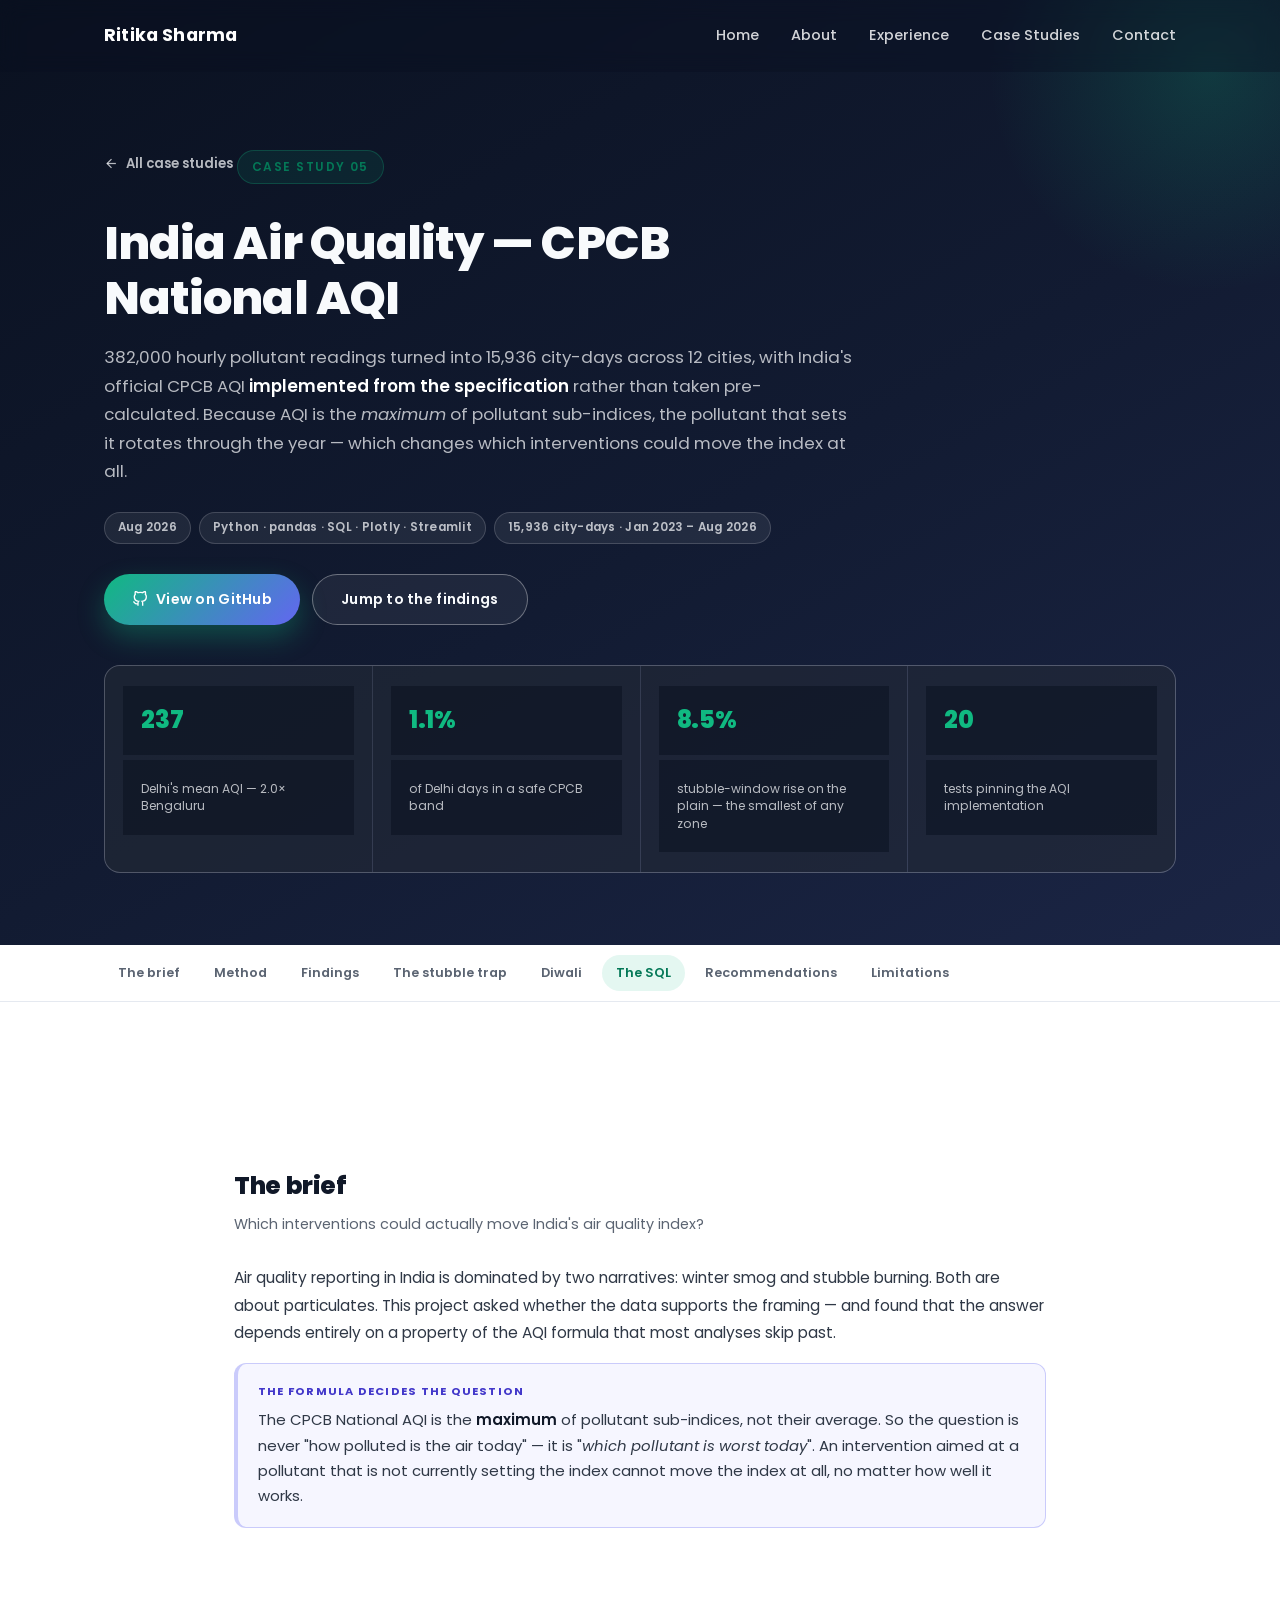
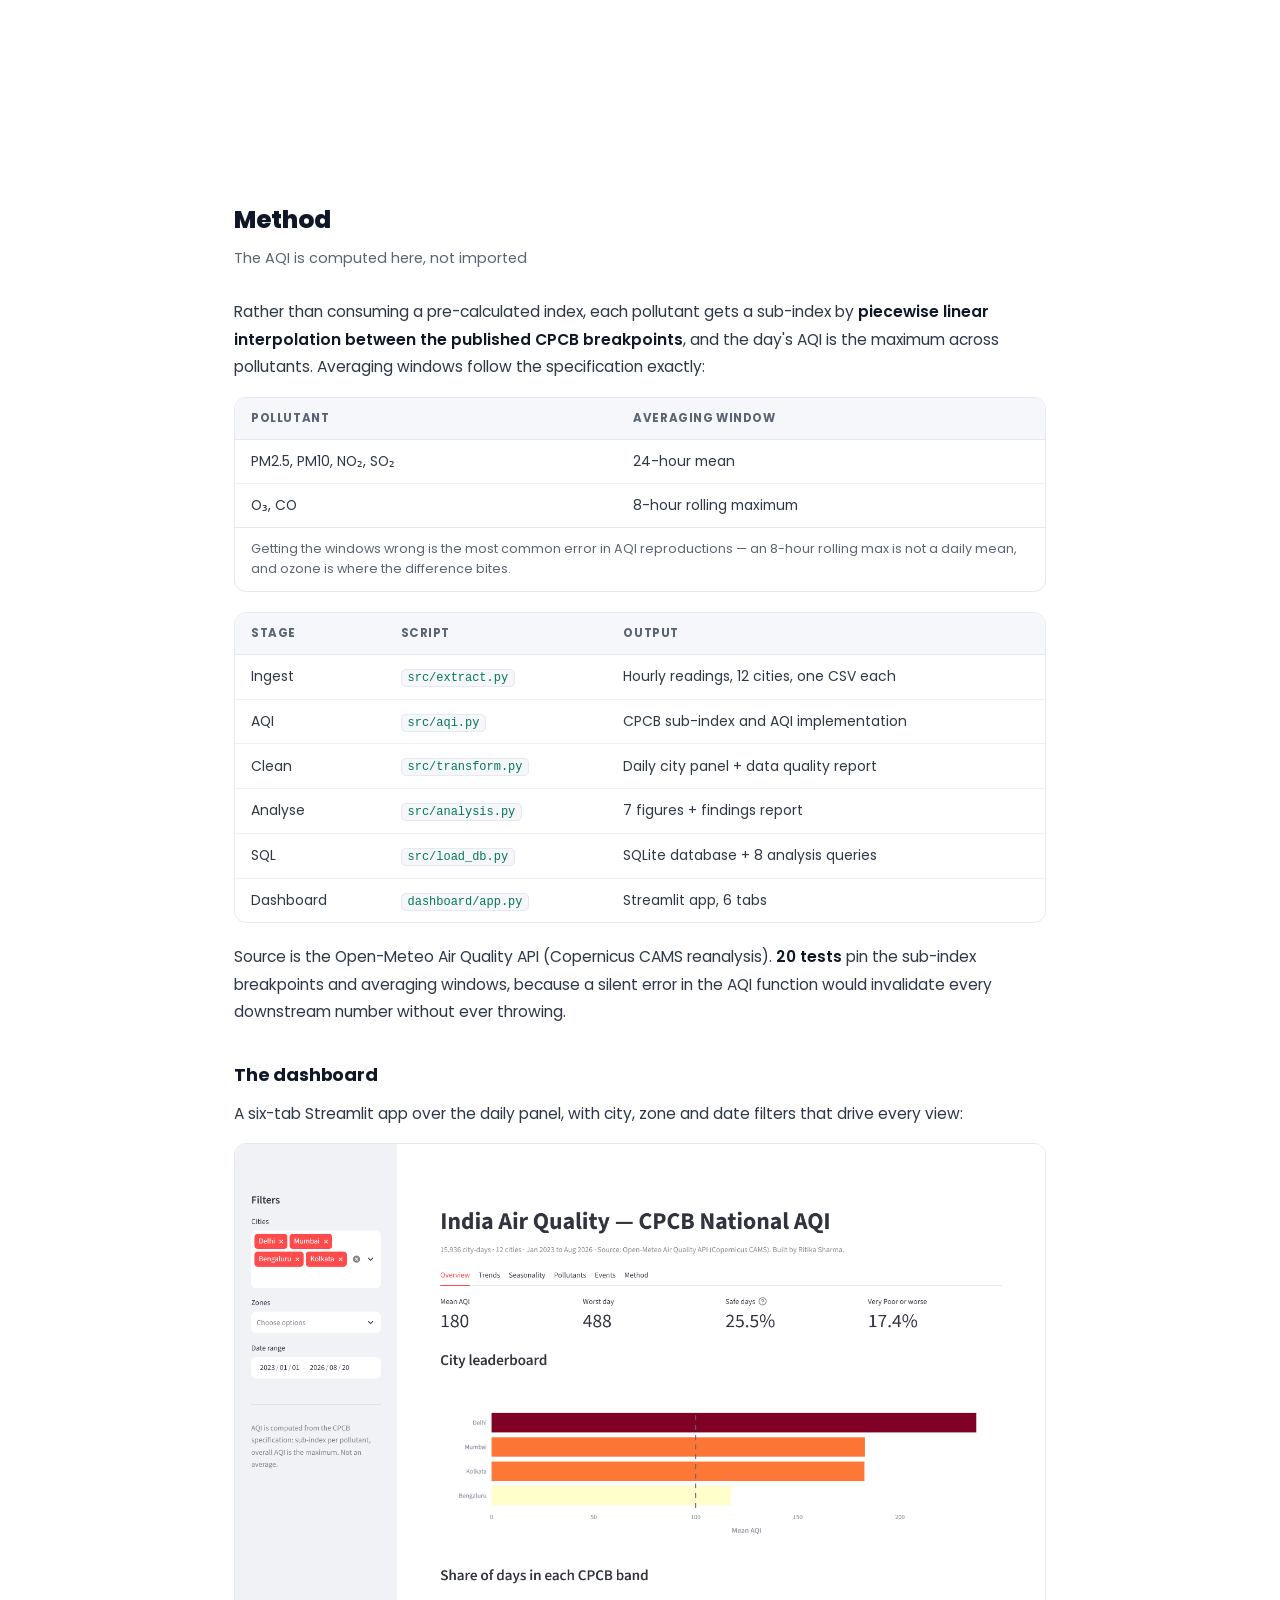
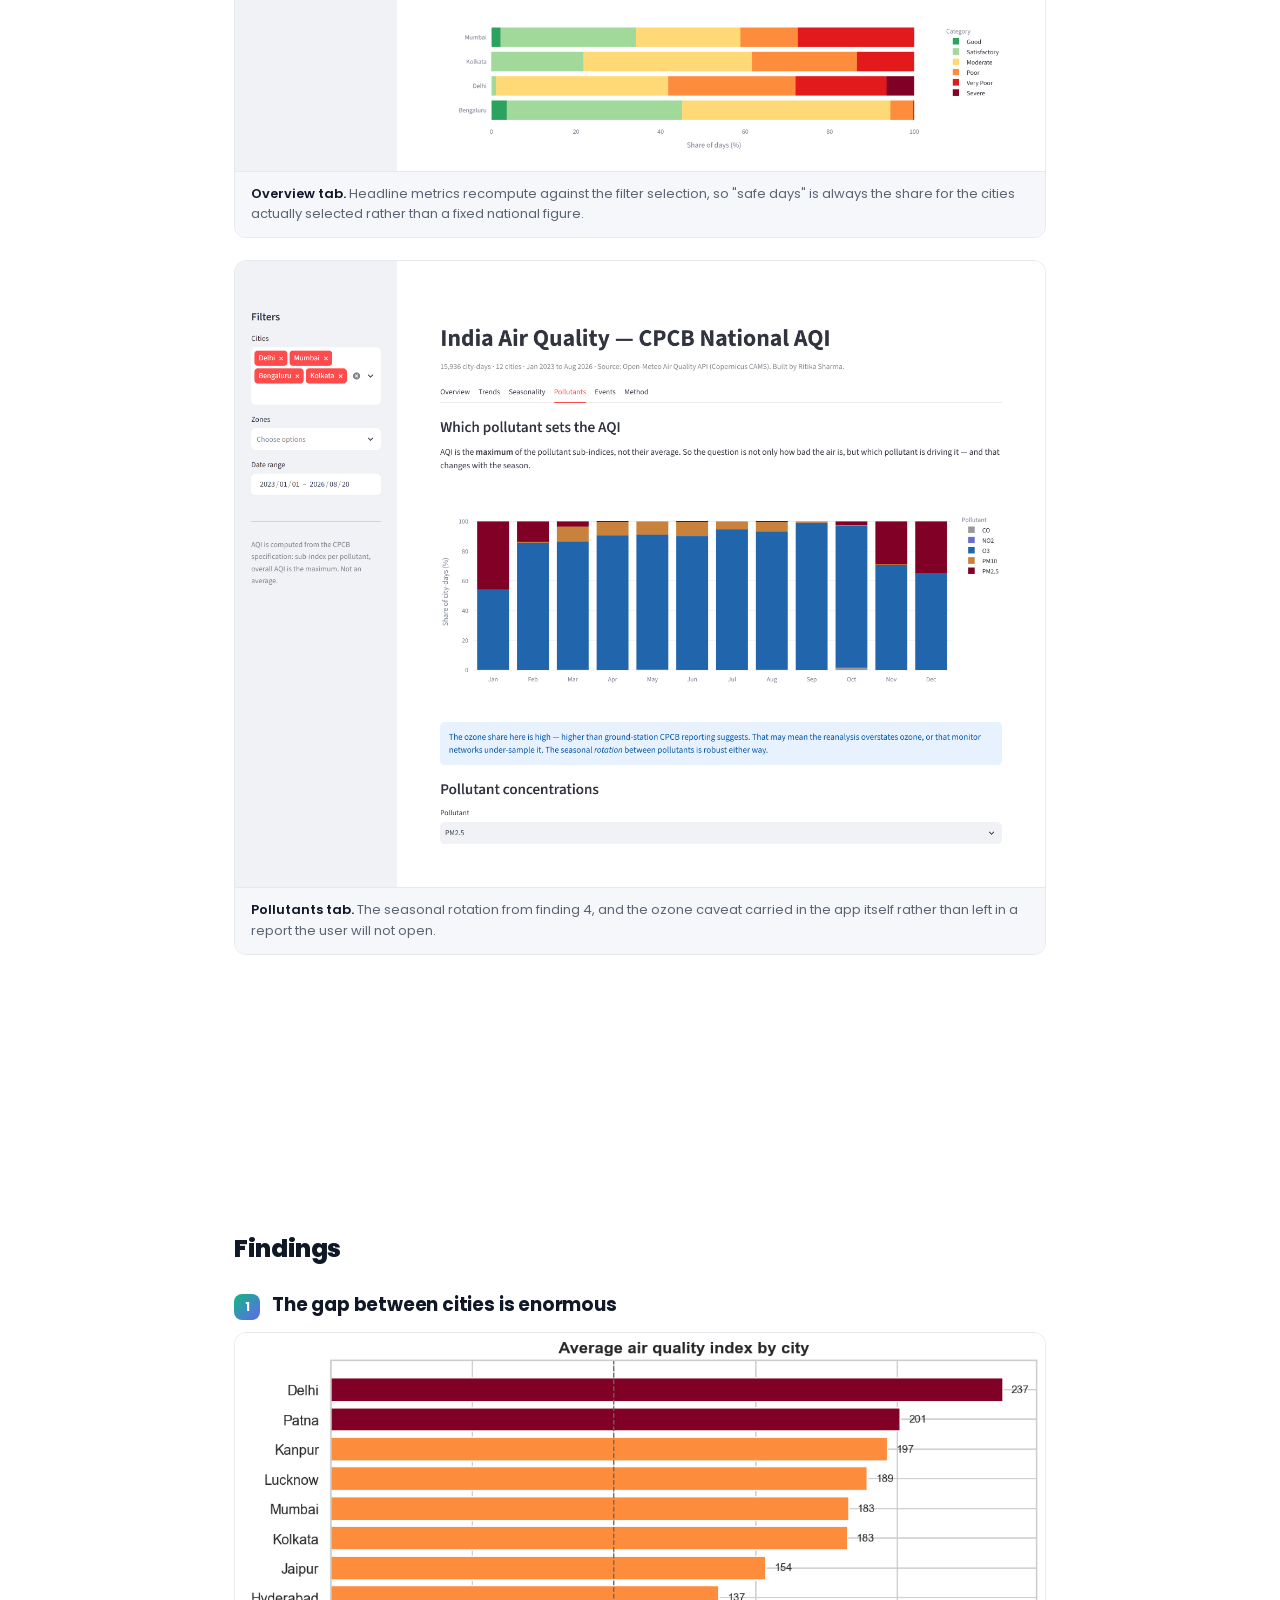
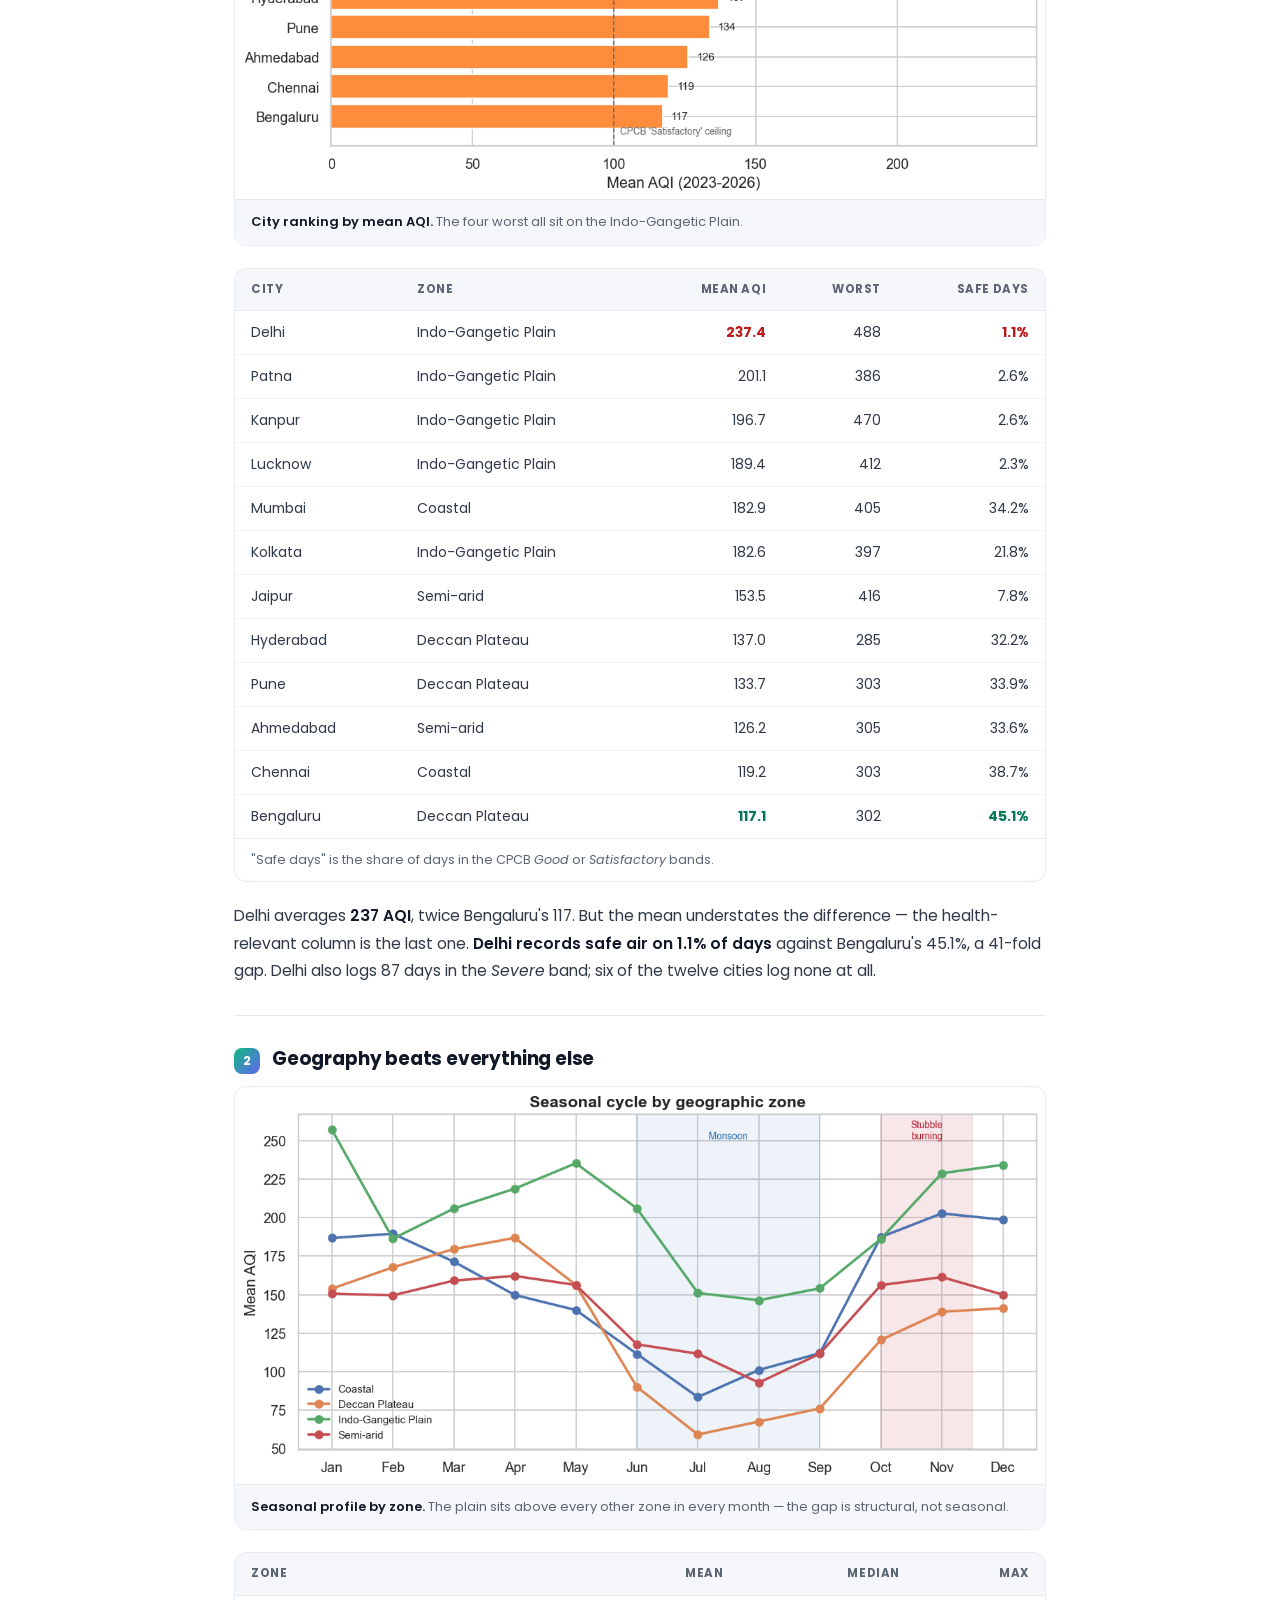
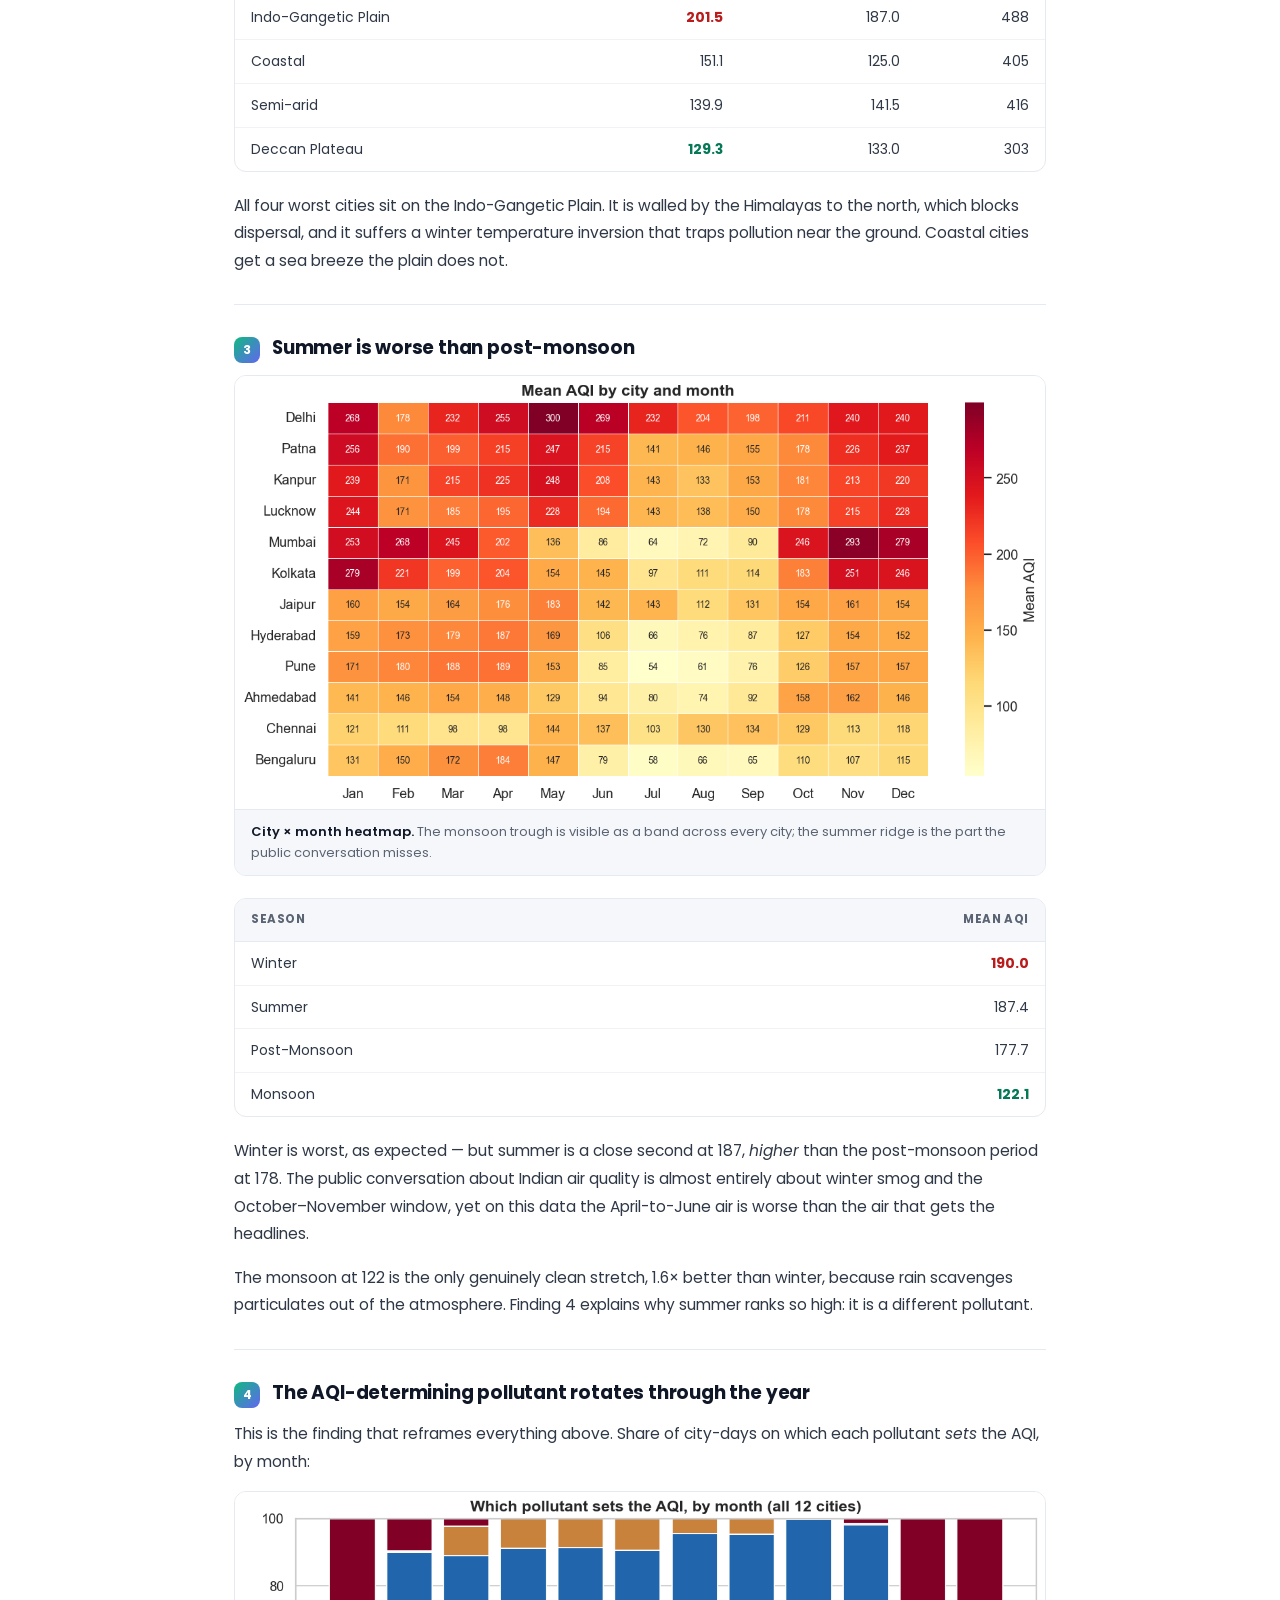
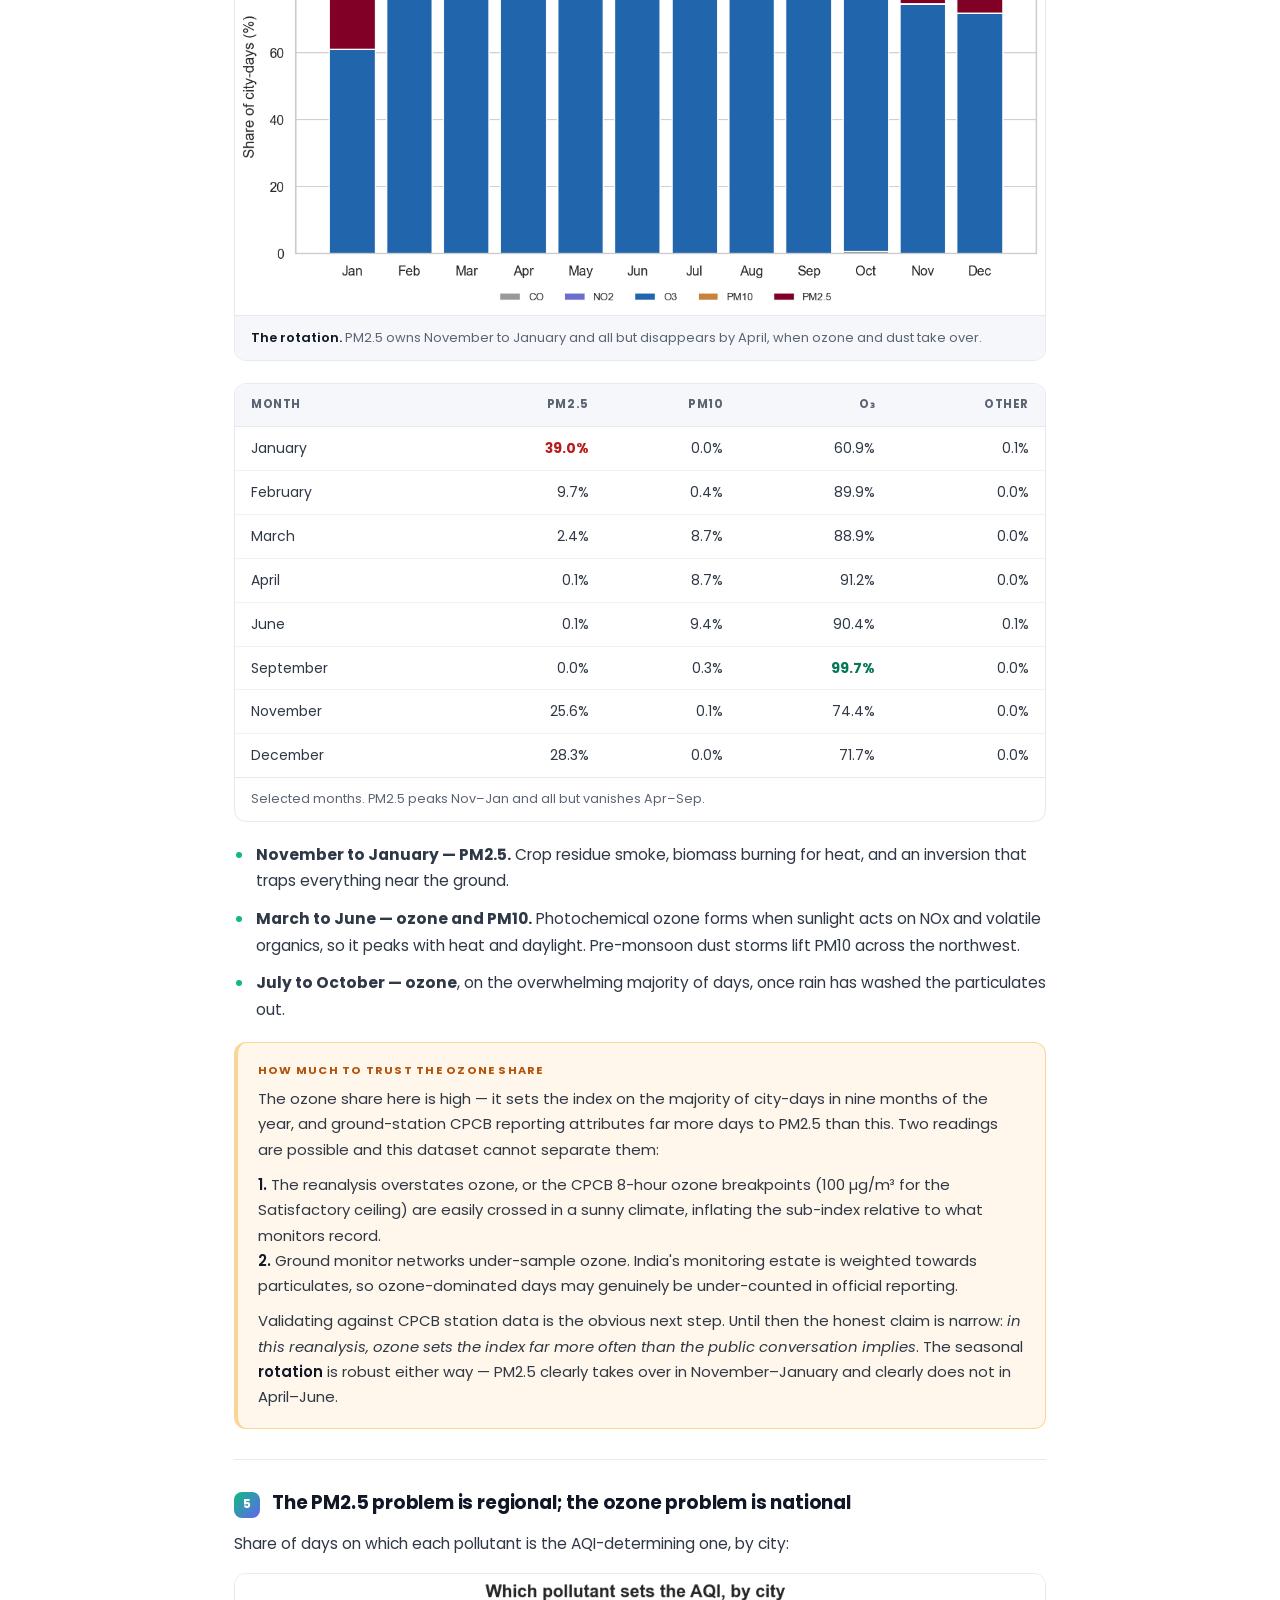
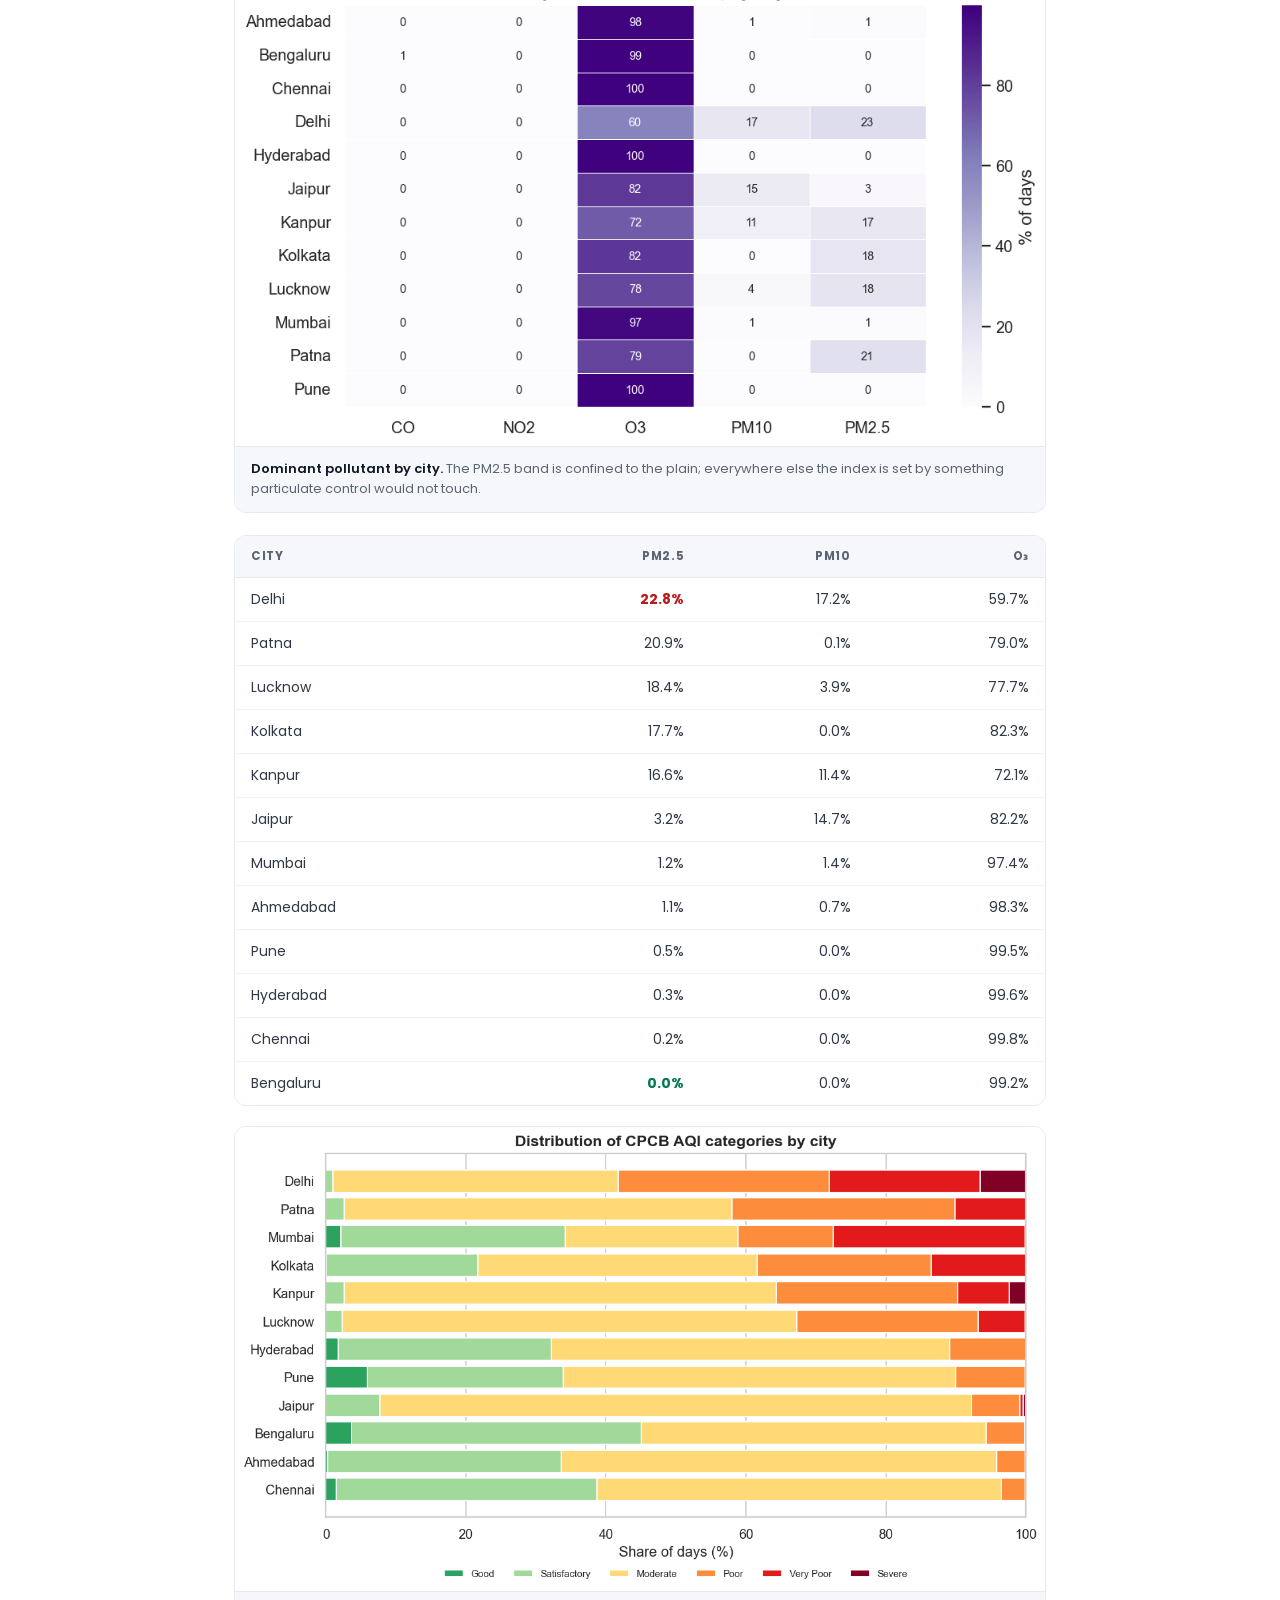
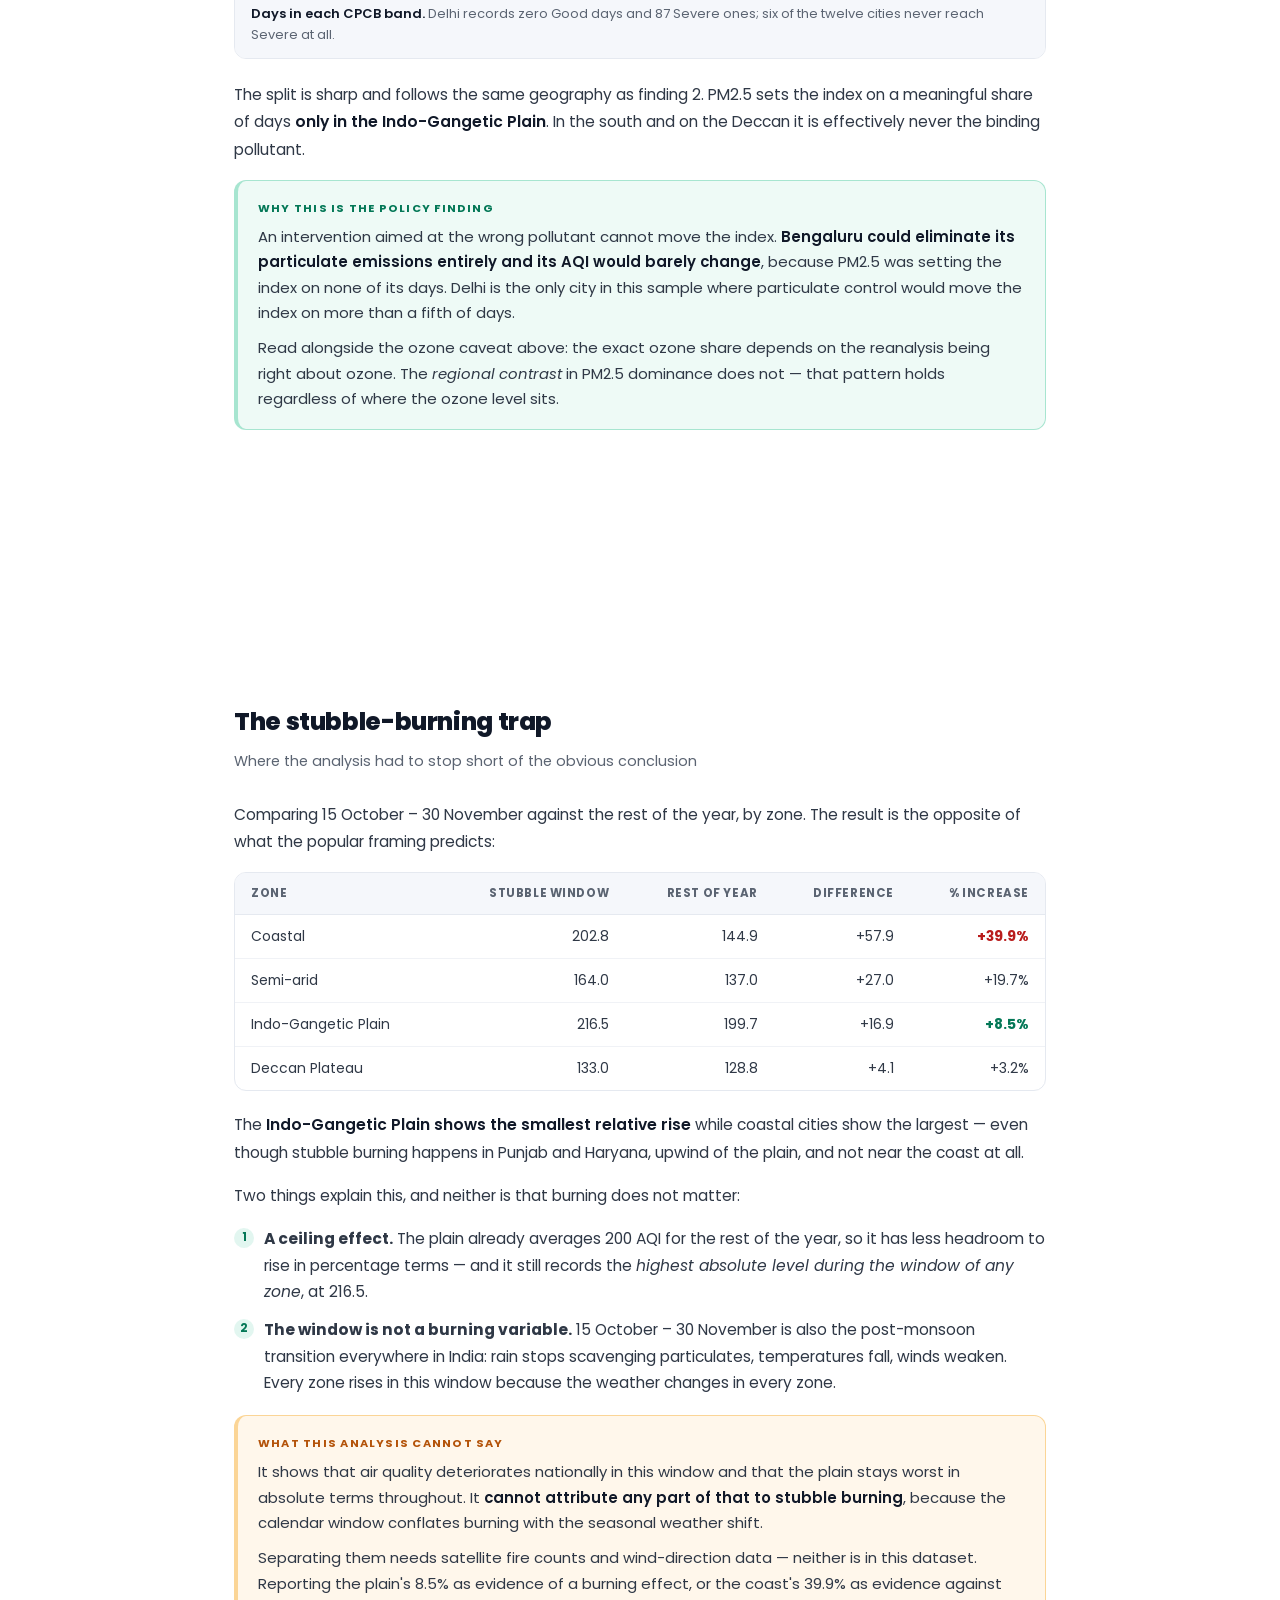
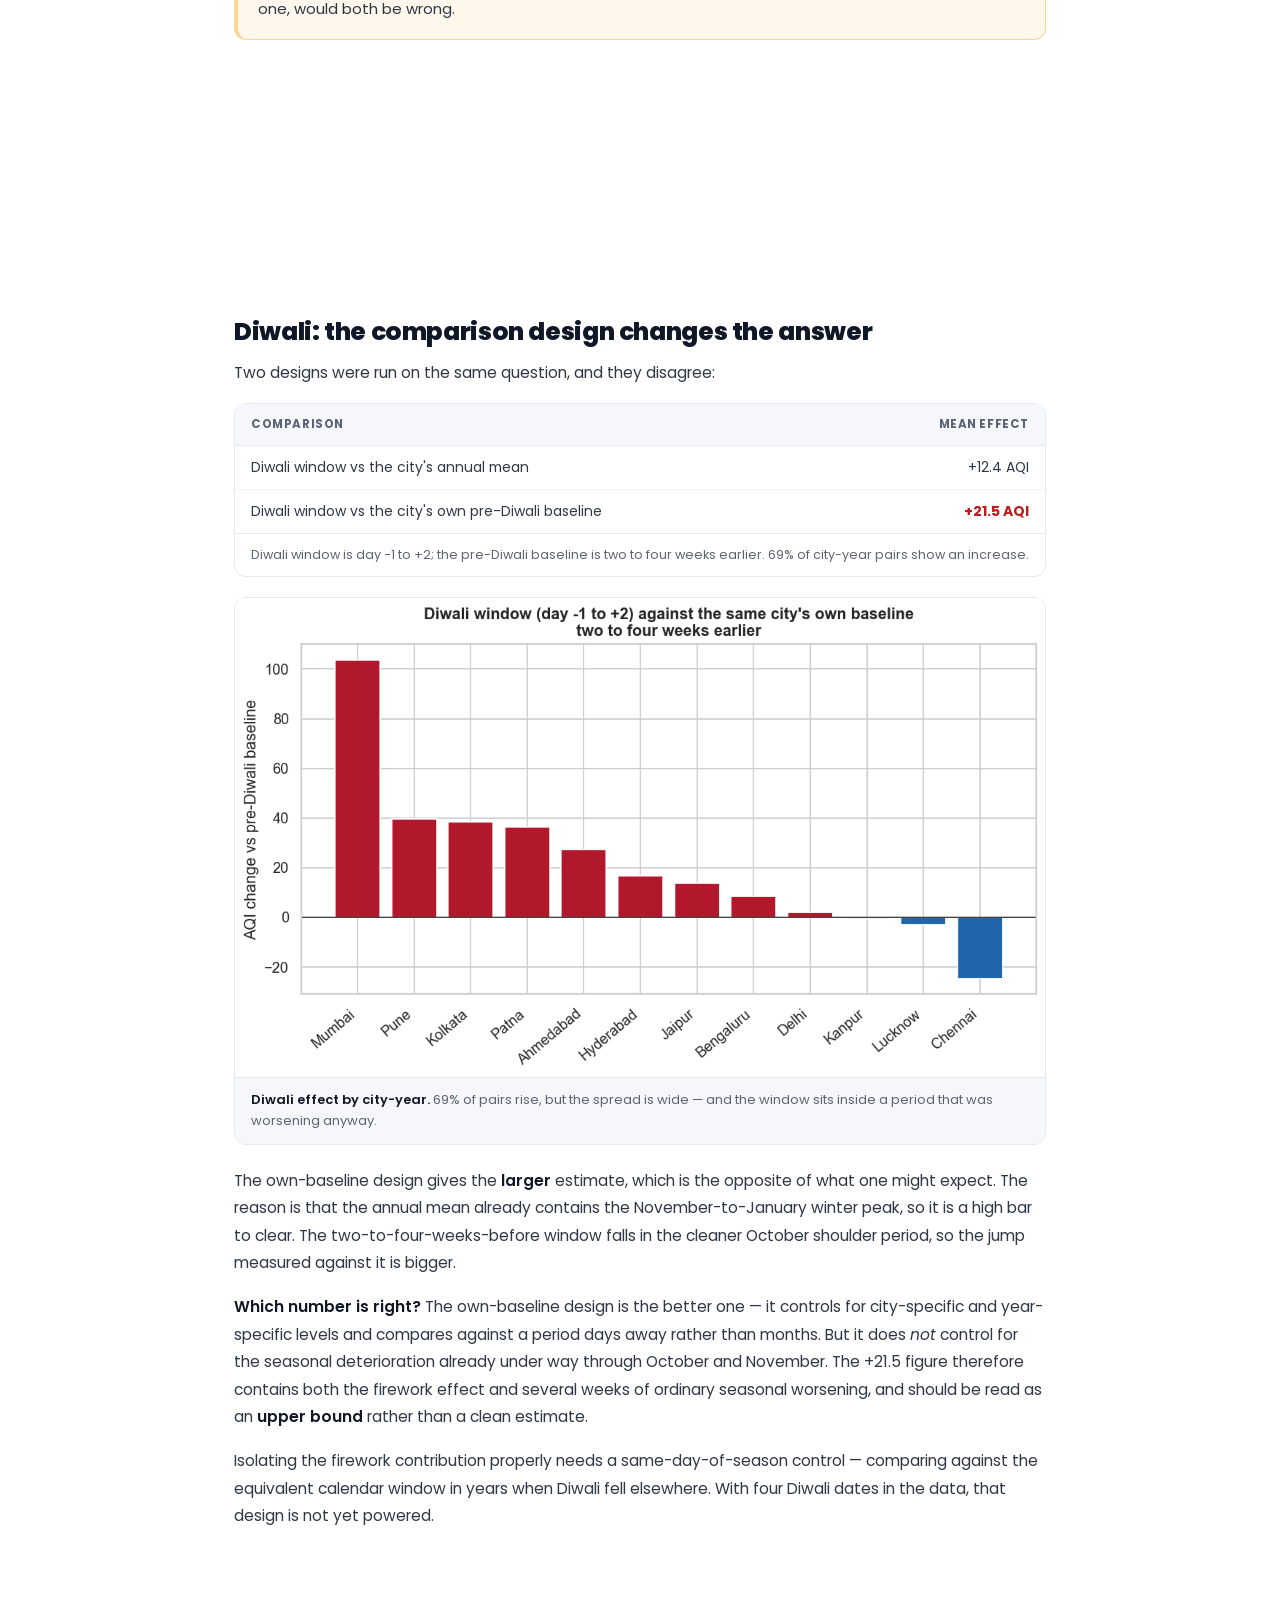
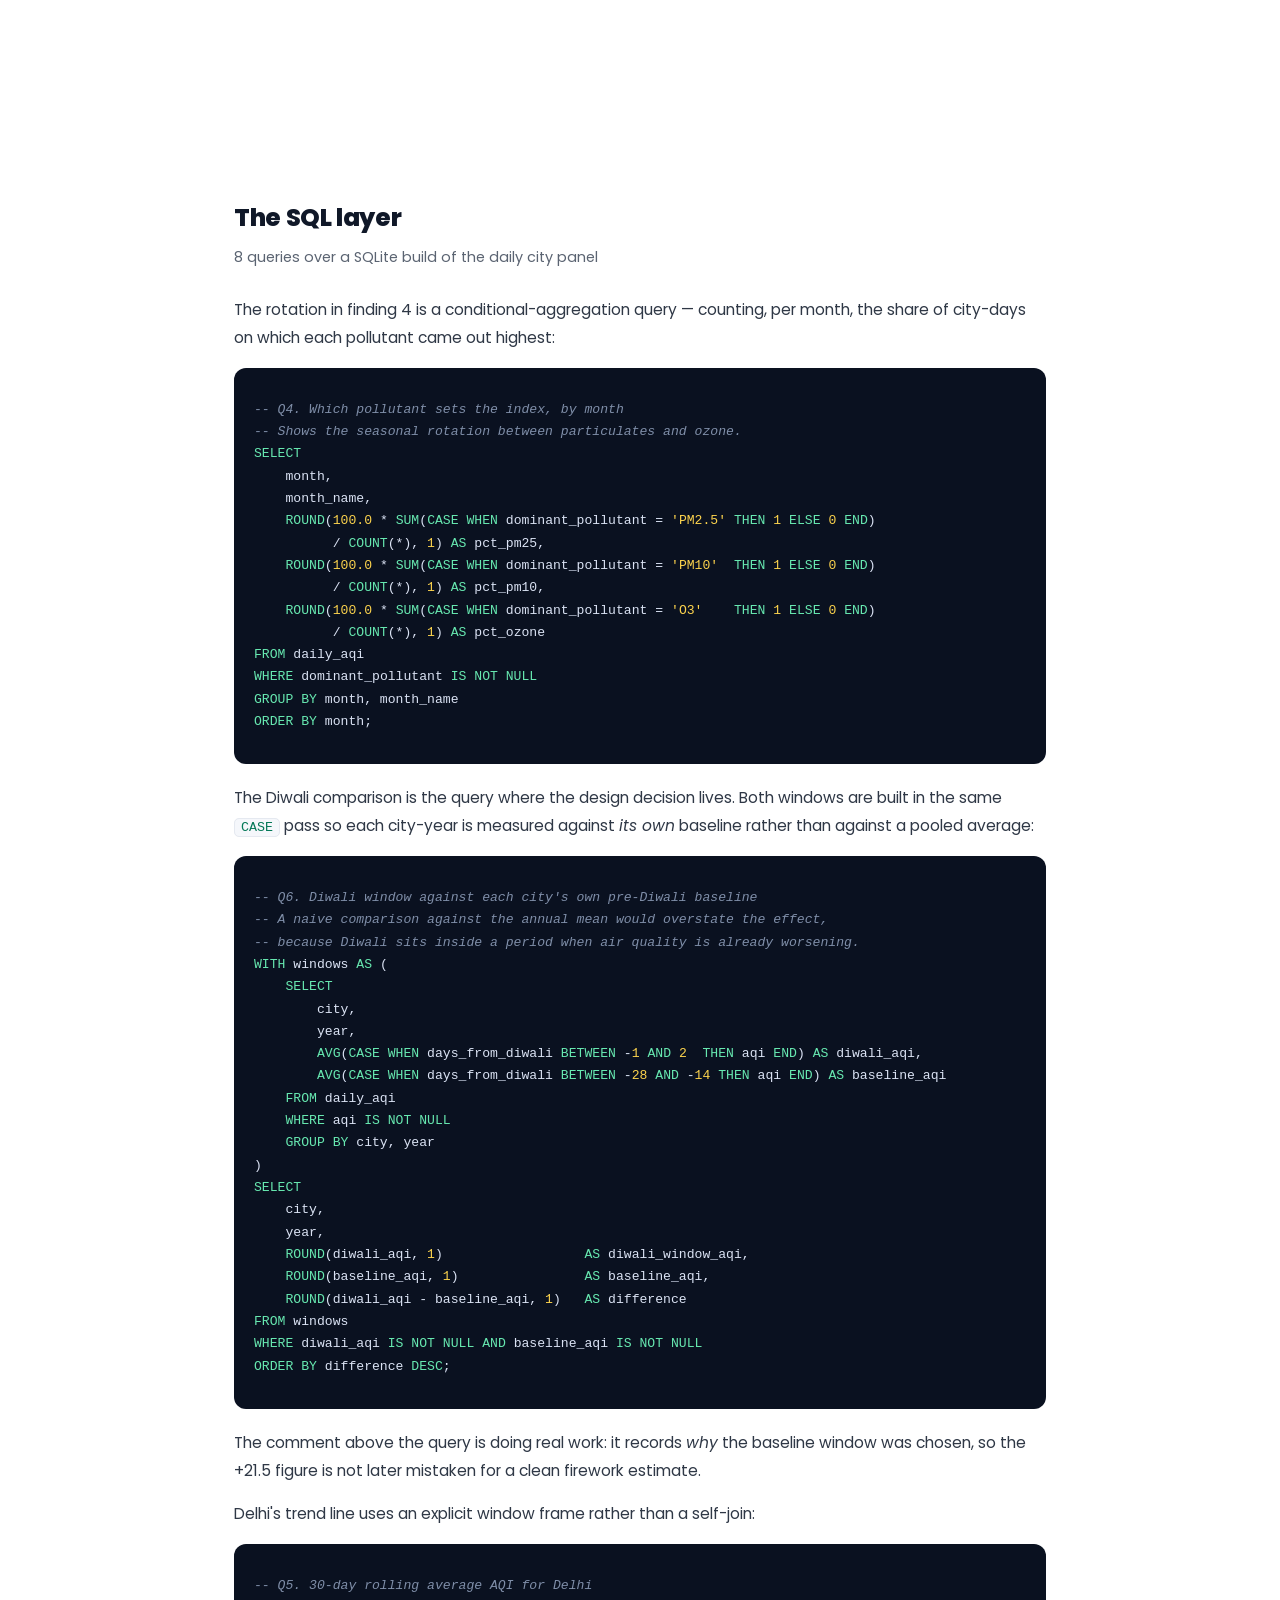
<file: case-studies/india-air-quality.html>
<!DOCTYPE html>
<html lang="en">
<head>
  <meta charset="utf-8">
  <title>India Air Quality — Case Study | Ritika Sharma</title>
  <meta name="viewport" content="width=device-width, initial-scale=1">
  <meta name="description" content="CPCB National AQI computed from specification over 382,000 hourly readings across 12 Indian cities. The pollutant that sets the index rotates seasonally, which changes which interventions can move it.">
  <link rel="preconnect" href="https://fonts.googleapis.com">
  <link href="https://fonts.googleapis.com/css?family=Poppins:400,500,600,700,800" rel="stylesheet">
  <link rel="stylesheet" href="../css/main.css?v=6">
  <link rel="stylesheet" href="../css/case-study.css?v=1">
</head>
<body>

  <nav id="nav">
    <div class="wrap">
      <a href="../index.html" class="logo">Ritika Sharma</a>
      <div class="nav-links">
        <a href="../index.html">Home</a>
        <a href="../index.html#about">About</a>
        <a href="../index.html#experience">Experience</a>
        <a href="index.html">Case Studies</a>
        <a href="../index.html#contact">Contact</a>
      </div>
      <button class="nav-toggle" id="navToggle" aria-label="Toggle menu">
        <span></span><span></span><span></span>
      </button>
    </div>
  </nav>

  <main>
    <header class="cs-hero">
      <div class="wrap">
        <a href="index.html" class="cs-back">
          <svg viewBox="0 0 24 24" fill="none" stroke="currentColor" stroke-width="2"><line x1="19" y1="12" x2="5" y2="12"/><polyline points="12 19 5 12 12 5"/></svg>
          All case studies
        </a>
        <span class="eyebrow">Case Study 05</span>
        <h1>India Air Quality — CPCB National AQI</h1>
        <p class="cs-lede">382,000 hourly pollutant readings turned into 15,936 city-days across 12 cities, with India's official CPCB AQI <strong>implemented from the specification</strong> rather than taken pre-calculated. Because AQI is the <em>maximum</em> of pollutant sub-indices, the pollutant that sets it rotates through the year — which changes which interventions could move the index at all.</p>
        <div class="cs-meta">
          <span>Aug 2026</span>
          <span>Python · pandas · SQL · Plotly · Streamlit</span>
          <span>15,936 city-days · Jan 2023 – Aug 2026</span>
        </div>
        <div class="cs-hero-actions">
          <a href="https://github.com/Ritikasharma2004/india-air-quality" class="btn btn-primary" target="_blank" rel="noopener">
            <svg viewBox="0 0 24 24" fill="none" stroke="currentColor" stroke-width="2"><path d="M9 19c-5 1.5-5-2.5-7-3m14 6v-3.87a3.37 3.37 0 0 0-.94-2.61c3.14-.35 6.44-1.54 6.44-7A5.44 5.44 0 0 0 20 4.77 5.07 5.07 0 0 0 19.91 1S18.73.65 16 2.48a13.38 13.38 0 0 0-7 0C6.27.65 5.09 1 5.09 1A5.07 5.07 0 0 0 5 4.77a5.44 5.44 0 0 0-1.5 3.78c0 5.42 3.3 6.61 6.44 7A3.37 3.37 0 0 0 9 18.13V22"/></svg>
            View on GitHub
          </a>
          <a href="#findings" class="btn btn-ghost">Jump to the findings</a>
        </div>
        <div class="stat-strip">
          <div><div class="num">237</div><div class="label">Delhi's mean AQI — 2.0× Bengaluru</div></div>
          <div><div class="num">1.1%</div><div class="label">of Delhi days in a safe CPCB band</div></div>
          <div><div class="num">8.5%</div><div class="label">stubble-window rise on the plain — the smallest of any zone</div></div>
          <div><div class="num">20</div><div class="label">tests pinning the AQI implementation</div></div>
        </div>
      </div>
    </header>

    <div class="cs-nav">
      <div class="wrap">
        <a href="#brief">The brief</a>
        <a href="#method">Method</a>
        <a href="#findings">Findings</a>
        <a href="#stubble">The stubble trap</a>
        <a href="#diwali">Diwali</a>
        <a href="#sql">The SQL</a>
        <a href="#recommend">Recommendations</a>
        <a href="#limits">Limitations</a>
      </div>
    </div>

    <div class="cs-body">
      <div class="wrap">

        <section class="cs-section" id="brief">
          <h2>The brief</h2>
          <p class="sub">Which interventions could actually move India's air quality index?</p>
          <p>Air quality reporting in India is dominated by two narratives: winter smog and stubble burning. Both are about particulates. This project asked whether the data supports the framing — and found that the answer depends entirely on a property of the AQI formula that most analyses skip past.</p>
          <div class="callout callout-note">
            <span class="callout-title">The formula decides the question</span>
            <p>The CPCB National AQI is the <strong>maximum</strong> of pollutant sub-indices, not their average. So the question is never "how polluted is the air today" — it is "<em>which pollutant is worst today</em>". An intervention aimed at a pollutant that is not currently setting the index cannot move the index at all, no matter how well it works.</p>
          </div>
        </section>

        <section class="cs-section" id="method">
          <h2>Method</h2>
          <p class="sub">The AQI is computed here, not imported</p>
          <p>Rather than consuming a pre-calculated index, each pollutant gets a sub-index by <strong>piecewise linear interpolation between the published CPCB breakpoints</strong>, and the day's AQI is the maximum across pollutants. Averaging windows follow the specification exactly:</p>
          <div class="cs-table">
            <table>
              <thead><tr><th>Pollutant</th><th>Averaging window</th></tr></thead>
              <tbody>
                <tr><td>PM2.5, PM10, NO₂, SO₂</td><td>24-hour mean</td></tr>
                <tr><td>O₃, CO</td><td>8-hour rolling maximum</td></tr>
              </tbody>
              <caption>Getting the windows wrong is the most common error in AQI reproductions — an 8-hour rolling max is not a daily mean, and ozone is where the difference bites.</caption>
            </table>
          </div>
          <div class="cs-table">
            <table>
              <thead><tr><th>Stage</th><th>Script</th><th>Output</th></tr></thead>
              <tbody>
                <tr><td>Ingest</td><td><code class="inline">src/extract.py</code></td><td>Hourly readings, 12 cities, one CSV each</td></tr>
                <tr><td>AQI</td><td><code class="inline">src/aqi.py</code></td><td>CPCB sub-index and AQI implementation</td></tr>
                <tr><td>Clean</td><td><code class="inline">src/transform.py</code></td><td>Daily city panel + data quality report</td></tr>
                <tr><td>Analyse</td><td><code class="inline">src/analysis.py</code></td><td>7 figures + findings report</td></tr>
                <tr><td>SQL</td><td><code class="inline">src/load_db.py</code></td><td>SQLite database + 8 analysis queries</td></tr>
                <tr><td>Dashboard</td><td><code class="inline">dashboard/app.py</code></td><td>Streamlit app, 6 tabs</td></tr>
              </tbody>
            </table>
          </div>
          <p>Source is the Open-Meteo Air Quality API (Copernicus CAMS reanalysis). <strong>20 tests</strong> pin the sub-index breakpoints and averaging windows, because a silent error in the AQI function would invalidate every downstream number without ever throwing.</p>

          <h3>The dashboard</h3>
          <p>A six-tab Streamlit app over the daily panel, with city, zone and date filters that drive every view:</p>
          <figure class="cs-figure">
            <img src="../images/case-studies/dashboards/air-quality-overview.png" alt="Streamlit dashboard overview tab showing AQI metrics, city leaderboard and CPCB band distribution" loading="lazy">
            <figcaption><strong>Overview tab.</strong> Headline metrics recompute against the filter selection, so "safe days" is always the share for the cities actually selected rather than a fixed national figure.</figcaption>
          </figure>
          <figure class="cs-figure">
            <img src="../images/case-studies/dashboards/air-quality-pollutants.png" alt="Streamlit dashboard pollutants tab showing the monthly rotation between ozone and PM2.5" loading="lazy">
            <figcaption><strong>Pollutants tab.</strong> The seasonal rotation from finding 4, and the ozone caveat carried in the app itself rather than left in a report the user will not open.</figcaption>
          </figure>
        </section>

        <section class="cs-section" id="findings">
          <h2>Findings</h2>

          <div class="finding">
            <h3><span class="n">1</span> The gap between cities is enormous</h3>
            
          <figure class="cs-figure">
            <img src="../images/case-studies/india-air-quality/01_city_ranking.png" alt="Mean AQI by Indian city, ranked" loading="lazy">
            <figcaption><strong>City ranking by mean AQI.</strong> The four worst all sit on the Indo-Gangetic Plain.</figcaption>
          </figure>
          <div class="cs-table">
              <table>
                <thead><tr><th>City</th><th>Zone</th><th class="num">Mean AQI</th><th class="num">Worst</th><th class="num">Safe days</th></tr></thead>
                <tbody>
                  <tr><td>Delhi</td><td>Indo-Gangetic Plain</td><td class="num lo">237.4</td><td class="num">488</td><td class="num lo">1.1%</td></tr>
                  <tr><td>Patna</td><td>Indo-Gangetic Plain</td><td class="num">201.1</td><td class="num">386</td><td class="num">2.6%</td></tr>
                  <tr><td>Kanpur</td><td>Indo-Gangetic Plain</td><td class="num">196.7</td><td class="num">470</td><td class="num">2.6%</td></tr>
                  <tr><td>Lucknow</td><td>Indo-Gangetic Plain</td><td class="num">189.4</td><td class="num">412</td><td class="num">2.3%</td></tr>
                  <tr><td>Mumbai</td><td>Coastal</td><td class="num">182.9</td><td class="num">405</td><td class="num">34.2%</td></tr>
                  <tr><td>Kolkata</td><td>Indo-Gangetic Plain</td><td class="num">182.6</td><td class="num">397</td><td class="num">21.8%</td></tr>
                  <tr><td>Jaipur</td><td>Semi-arid</td><td class="num">153.5</td><td class="num">416</td><td class="num">7.8%</td></tr>
                  <tr><td>Hyderabad</td><td>Deccan Plateau</td><td class="num">137.0</td><td class="num">285</td><td class="num">32.2%</td></tr>
                  <tr><td>Pune</td><td>Deccan Plateau</td><td class="num">133.7</td><td class="num">303</td><td class="num">33.9%</td></tr>
                  <tr><td>Ahmedabad</td><td>Semi-arid</td><td class="num">126.2</td><td class="num">305</td><td class="num">33.6%</td></tr>
                  <tr><td>Chennai</td><td>Coastal</td><td class="num">119.2</td><td class="num">303</td><td class="num">38.7%</td></tr>
                  <tr><td>Bengaluru</td><td>Deccan Plateau</td><td class="num hi">117.1</td><td class="num">302</td><td class="num hi">45.1%</td></tr>
                </tbody>
                <caption>"Safe days" is the share of days in the CPCB <em>Good</em> or <em>Satisfactory</em> bands.</caption>
              </table>
            </div>
            <p>Delhi averages <strong>237 AQI</strong>, twice Bengaluru's 117. But the mean understates the difference — the health-relevant column is the last one. <strong>Delhi records safe air on 1.1% of days</strong> against Bengaluru's 45.1%, a 41-fold gap. Delhi also logs 87 days in the <em>Severe</em> band; six of the twelve cities log none at all.</p>
          </div>

          <div class="finding">
            <h3><span class="n">2</span> Geography beats everything else</h3>
            
          <figure class="cs-figure">
            <img src="../images/case-studies/india-air-quality/03_seasonal_profile.png" alt="Seasonal AQI profile by geographic zone" loading="lazy">
            <figcaption><strong>Seasonal profile by zone.</strong> The plain sits above every other zone in every month — the gap is structural, not seasonal.</figcaption>
          </figure>
          <div class="cs-table">
              <table>
                <thead><tr><th>Zone</th><th class="num">Mean</th><th class="num">Median</th><th class="num">Max</th></tr></thead>
                <tbody>
                  <tr><td>Indo-Gangetic Plain</td><td class="num lo">201.5</td><td class="num">187.0</td><td class="num">488</td></tr>
                  <tr><td>Coastal</td><td class="num">151.1</td><td class="num">125.0</td><td class="num">405</td></tr>
                  <tr><td>Semi-arid</td><td class="num">139.9</td><td class="num">141.5</td><td class="num">416</td></tr>
                  <tr><td>Deccan Plateau</td><td class="num hi">129.3</td><td class="num">133.0</td><td class="num">303</td></tr>
                </tbody>
              </table>
            </div>
            <p>All four worst cities sit on the Indo-Gangetic Plain. It is walled by the Himalayas to the north, which blocks dispersal, and it suffers a winter temperature inversion that traps pollution near the ground. Coastal cities get a sea breeze the plain does not.</p>
          </div>

          <div class="finding">
            <h3><span class="n">3</span> Summer is worse than post-monsoon</h3>
            
          <figure class="cs-figure">
            <img src="../images/case-studies/india-air-quality/02_seasonal_heatmap.png" alt="Heatmap of AQI by city and month" loading="lazy">
            <figcaption><strong>City × month heatmap.</strong> The monsoon trough is visible as a band across every city; the summer ridge is the part the public conversation misses.</figcaption>
          </figure>
          <div class="cs-table">
              <table>
                <thead><tr><th>Season</th><th class="num">Mean AQI</th></tr></thead>
                <tbody>
                  <tr><td>Winter</td><td class="num lo">190.0</td></tr>
                  <tr><td>Summer</td><td class="num">187.4</td></tr>
                  <tr><td>Post-Monsoon</td><td class="num">177.7</td></tr>
                  <tr><td>Monsoon</td><td class="num hi">122.1</td></tr>
                </tbody>
              </table>
            </div>
            <p>Winter is worst, as expected — but summer is a close second at 187, <em>higher</em> than the post-monsoon period at 178. The public conversation about Indian air quality is almost entirely about winter smog and the October–November window, yet on this data the April-to-June air is worse than the air that gets the headlines.</p>
            <p>The monsoon at 122 is the only genuinely clean stretch, 1.6× better than winter, because rain scavenges particulates out of the atmosphere. Finding 4 explains why summer ranks so high: it is a different pollutant.</p>
          </div>

          <div class="finding">
            <h3><span class="n">4</span> The AQI-determining pollutant rotates through the year</h3>
            <p>This is the finding that reframes everything above. Share of city-days on which each pollutant <em>sets</em> the AQI, by month:</p>
            
          <figure class="cs-figure">
            <img src="../images/case-studies/india-air-quality/07_pollutant_seasonality.png" alt="Share of days each pollutant sets the AQI, by month" loading="lazy">
            <figcaption><strong>The rotation.</strong> PM2.5 owns November to January and all but disappears by April, when ozone and dust take over.</figcaption>
          </figure>
          <div class="cs-table">
              <table>
                <thead><tr><th>Month</th><th class="num">PM2.5</th><th class="num">PM10</th><th class="num">O₃</th><th class="num">Other</th></tr></thead>
                <tbody>
                  <tr><td>January</td><td class="num lo">39.0%</td><td class="num">0.0%</td><td class="num">60.9%</td><td class="num">0.1%</td></tr>
                  <tr><td>February</td><td class="num">9.7%</td><td class="num">0.4%</td><td class="num">89.9%</td><td class="num">0.0%</td></tr>
                  <tr><td>March</td><td class="num">2.4%</td><td class="num">8.7%</td><td class="num">88.9%</td><td class="num">0.0%</td></tr>
                  <tr><td>April</td><td class="num">0.1%</td><td class="num">8.7%</td><td class="num">91.2%</td><td class="num">0.0%</td></tr>
                  <tr><td>June</td><td class="num">0.1%</td><td class="num">9.4%</td><td class="num">90.4%</td><td class="num">0.1%</td></tr>
                  <tr><td>September</td><td class="num">0.0%</td><td class="num">0.3%</td><td class="num hi">99.7%</td><td class="num">0.0%</td></tr>
                  <tr><td>November</td><td class="num">25.6%</td><td class="num">0.1%</td><td class="num">74.4%</td><td class="num">0.0%</td></tr>
                  <tr><td>December</td><td class="num">28.3%</td><td class="num">0.0%</td><td class="num">71.7%</td><td class="num">0.0%</td></tr>
                </tbody>
                <caption>Selected months. PM2.5 peaks Nov–Jan and all but vanishes Apr–Sep.</caption>
              </table>
            </div>
            <ul class="cs-list">
              <li><strong>November to January — PM2.5.</strong> Crop residue smoke, biomass burning for heat, and an inversion that traps everything near the ground.</li>
              <li><strong>March to June — ozone and PM10.</strong> Photochemical ozone forms when sunlight acts on NOx and volatile organics, so it peaks with heat and daylight. Pre-monsoon dust storms lift PM10 across the northwest.</li>
              <li><strong>July to October — ozone</strong>, on the overwhelming majority of days, once rain has washed the particulates out.</li>
            </ul>
            <div class="callout callout-warn">
              <span class="callout-title">How much to trust the ozone share</span>
              <p>The ozone share here is high — it sets the index on the majority of city-days in nine months of the year, and ground-station CPCB reporting attributes far more days to PM2.5 than this. Two readings are possible and this dataset cannot separate them:</p>
              <p><strong>1.</strong> The reanalysis overstates ozone, or the CPCB 8-hour ozone breakpoints (100 µg/m³ for the Satisfactory ceiling) are easily crossed in a sunny climate, inflating the sub-index relative to what monitors record.<br>
              <strong>2.</strong> Ground monitor networks under-sample ozone. India's monitoring estate is weighted towards particulates, so ozone-dominated days may genuinely be under-counted in official reporting.</p>
              <p>Validating against CPCB station data is the obvious next step. Until then the honest claim is narrow: <em>in this reanalysis, ozone sets the index far more often than the public conversation implies</em>. The seasonal <strong>rotation</strong> is robust either way — PM2.5 clearly takes over in November–January and clearly does not in April–June.</p>
            </div>
          </div>

          <div class="finding">
            <h3><span class="n">5</span> The PM2.5 problem is regional; the ozone problem is national</h3>
            <p>Share of days on which each pollutant is the AQI-determining one, by city:</p>
            
          <figure class="cs-figure">
            <img src="../images/case-studies/india-air-quality/06_dominant_pollutant.png" alt="Dominant AQI pollutant by city" loading="lazy">
            <figcaption><strong>Dominant pollutant by city.</strong> The PM2.5 band is confined to the plain; everywhere else the index is set by something particulate control would not touch.</figcaption>
          </figure>
          <div class="cs-table">
              <table>
                <thead><tr><th>City</th><th class="num">PM2.5</th><th class="num">PM10</th><th class="num">O₃</th></tr></thead>
                <tbody>
                  <tr><td>Delhi</td><td class="num lo">22.8%</td><td class="num">17.2%</td><td class="num">59.7%</td></tr>
                  <tr><td>Patna</td><td class="num">20.9%</td><td class="num">0.1%</td><td class="num">79.0%</td></tr>
                  <tr><td>Lucknow</td><td class="num">18.4%</td><td class="num">3.9%</td><td class="num">77.7%</td></tr>
                  <tr><td>Kolkata</td><td class="num">17.7%</td><td class="num">0.0%</td><td class="num">82.3%</td></tr>
                  <tr><td>Kanpur</td><td class="num">16.6%</td><td class="num">11.4%</td><td class="num">72.1%</td></tr>
                  <tr><td>Jaipur</td><td class="num">3.2%</td><td class="num">14.7%</td><td class="num">82.2%</td></tr>
                  <tr><td>Mumbai</td><td class="num">1.2%</td><td class="num">1.4%</td><td class="num">97.4%</td></tr>
                  <tr><td>Ahmedabad</td><td class="num">1.1%</td><td class="num">0.7%</td><td class="num">98.3%</td></tr>
                  <tr><td>Pune</td><td class="num">0.5%</td><td class="num">0.0%</td><td class="num">99.5%</td></tr>
                  <tr><td>Hyderabad</td><td class="num">0.3%</td><td class="num">0.0%</td><td class="num">99.6%</td></tr>
                  <tr><td>Chennai</td><td class="num">0.2%</td><td class="num">0.0%</td><td class="num">99.8%</td></tr>
                  <tr><td>Bengaluru</td><td class="num hi">0.0%</td><td class="num">0.0%</td><td class="num">99.2%</td></tr>
                </tbody>
              </table>
            </div>
            
          <figure class="cs-figure">
            <img src="../images/case-studies/india-air-quality/05_category_distribution.png" alt="Distribution of days across CPCB AQI categories by city" loading="lazy">
            <figcaption><strong>Days in each CPCB band.</strong> Delhi records zero Good days and 87 Severe ones; six of the twelve cities never reach Severe at all.</figcaption>
          </figure>
          <p>The split is sharp and follows the same geography as finding 2. PM2.5 sets the index on a meaningful share of days <strong>only in the Indo-Gangetic Plain</strong>. In the south and on the Deccan it is effectively never the binding pollutant.</p>
            <div class="callout callout-key">
              <span class="callout-title">Why this is the policy finding</span>
              <p>An intervention aimed at the wrong pollutant cannot move the index. <strong>Bengaluru could eliminate its particulate emissions entirely and its AQI would barely change</strong>, because PM2.5 was setting the index on none of its days. Delhi is the only city in this sample where particulate control would move the index on more than a fifth of days.</p>
              <p>Read alongside the ozone caveat above: the exact ozone share depends on the reanalysis being right about ozone. The <em>regional contrast</em> in PM2.5 dominance does not — that pattern holds regardless of where the ozone level sits.</p>
            </div>
          </div>
        </section>

        <section class="cs-section" id="stubble">
          <h2>The stubble-burning trap</h2>
          <p class="sub">Where the analysis had to stop short of the obvious conclusion</p>
          <p>Comparing 15 October – 30 November against the rest of the year, by zone. The result is the opposite of what the popular framing predicts:</p>
          <div class="cs-table">
            <table>
              <thead><tr><th>Zone</th><th class="num">Stubble window</th><th class="num">Rest of year</th><th class="num">Difference</th><th class="num">% increase</th></tr></thead>
              <tbody>
                <tr><td>Coastal</td><td class="num">202.8</td><td class="num">144.9</td><td class="num">+57.9</td><td class="num lo">+39.9%</td></tr>
                <tr><td>Semi-arid</td><td class="num">164.0</td><td class="num">137.0</td><td class="num">+27.0</td><td class="num">+19.7%</td></tr>
                <tr><td>Indo-Gangetic Plain</td><td class="num">216.5</td><td class="num">199.7</td><td class="num">+16.9</td><td class="num hi">+8.5%</td></tr>
                <tr><td>Deccan Plateau</td><td class="num">133.0</td><td class="num">128.8</td><td class="num">+4.1</td><td class="num">+3.2%</td></tr>
              </tbody>
            </table>
          </div>
          <p>The <strong>Indo-Gangetic Plain shows the smallest relative rise</strong> while coastal cities show the largest — even though stubble burning happens in Punjab and Haryana, upwind of the plain, and not near the coast at all.</p>
          <p>Two things explain this, and neither is that burning does not matter:</p>
          <ul class="cs-list ordered">
            <li><strong>A ceiling effect.</strong> The plain already averages 200 AQI for the rest of the year, so it has less headroom to rise in percentage terms — and it still records the <em>highest absolute level during the window of any zone</em>, at 216.5.</li>
            <li><strong>The window is not a burning variable.</strong> 15 October – 30 November is also the post-monsoon transition everywhere in India: rain stops scavenging particulates, temperatures fall, winds weaken. Every zone rises in this window because the weather changes in every zone.</li>
          </ul>
          <div class="callout callout-warn">
            <span class="callout-title">What this analysis cannot say</span>
            <p>It shows that air quality deteriorates nationally in this window and that the plain stays worst in absolute terms throughout. It <strong>cannot attribute any part of that to stubble burning</strong>, because the calendar window conflates burning with the seasonal weather shift.</p>
            <p>Separating them needs satellite fire counts and wind-direction data — neither is in this dataset. Reporting the plain's 8.5% as evidence of a burning effect, or the coast's 39.9% as evidence against one, would both be wrong.</p>
          </div>
        </section>

        <section class="cs-section" id="diwali">
          <h2>Diwali: the comparison design changes the answer</h2>
          <p>Two designs were run on the same question, and they disagree:</p>
          <div class="cs-table">
            <table>
              <thead><tr><th>Comparison</th><th class="num">Mean effect</th></tr></thead>
              <tbody>
                <tr><td>Diwali window vs the city's annual mean</td><td class="num">+12.4 AQI</td></tr>
                <tr><td>Diwali window vs the city's own pre-Diwali baseline</td><td class="num lo">+21.5 AQI</td></tr>
              </tbody>
              <caption>Diwali window is day −1 to +2; the pre-Diwali baseline is two to four weeks earlier. 69% of city-year pairs show an increase.</caption>
            </table>
          </div>
          
          <figure class="cs-figure">
            <img src="../images/case-studies/india-air-quality/04_diwali_effect.png" alt="Diwali window AQI against each city pre-Diwali baseline" loading="lazy">
            <figcaption><strong>Diwali effect by city-year.</strong> 69% of pairs rise, but the spread is wide — and the window sits inside a period that was worsening anyway.</figcaption>
          </figure>
          <p>The own-baseline design gives the <strong>larger</strong> estimate, which is the opposite of what one might expect. The reason is that the annual mean already contains the November-to-January winter peak, so it is a high bar to clear. The two-to-four-weeks-before window falls in the cleaner October shoulder period, so the jump measured against it is bigger.</p>
          <p><strong>Which number is right?</strong> The own-baseline design is the better one — it controls for city-specific and year-specific levels and compares against a period days away rather than months. But it does <em>not</em> control for the seasonal deterioration already under way through October and November. The +21.5 figure therefore contains both the firework effect and several weeks of ordinary seasonal worsening, and should be read as an <strong>upper bound</strong> rather than a clean estimate.</p>
          <p>Isolating the firework contribution properly needs a same-day-of-season control — comparing against the equivalent calendar window in years when Diwali fell elsewhere. With four Diwali dates in the data, that design is not yet powered.</p>
        </section>


        <section class="cs-section" id="sql">
          <h2>The SQL layer</h2>
          <p class="sub">8 queries over a SQLite build of the daily city panel</p>
          <p>The rotation in finding 4 is a conditional-aggregation query — counting, per month, the share of city-days on which each pollutant came out highest:</p>
          <div class="cs-code"><pre><span class="c">-- Q4. Which pollutant sets the index, by month
-- Shows the seasonal rotation between particulates and ozone.</span>
<span class="k">SELECT</span>
    month,
    month_name,
    <span class="k">ROUND</span>(<span class="s">100.0</span> * <span class="k">SUM</span>(<span class="k">CASE WHEN</span> dominant_pollutant = <span class="s">'PM2.5'</span> <span class="k">THEN</span> <span class="s">1</span> <span class="k">ELSE</span> <span class="s">0</span> <span class="k">END</span>)
          / <span class="k">COUNT</span>(*), <span class="s">1</span>) <span class="k">AS</span> pct_pm25,
    <span class="k">ROUND</span>(<span class="s">100.0</span> * <span class="k">SUM</span>(<span class="k">CASE WHEN</span> dominant_pollutant = <span class="s">'PM10'</span>  <span class="k">THEN</span> <span class="s">1</span> <span class="k">ELSE</span> <span class="s">0</span> <span class="k">END</span>)
          / <span class="k">COUNT</span>(*), <span class="s">1</span>) <span class="k">AS</span> pct_pm10,
    <span class="k">ROUND</span>(<span class="s">100.0</span> * <span class="k">SUM</span>(<span class="k">CASE WHEN</span> dominant_pollutant = <span class="s">'O3'</span>    <span class="k">THEN</span> <span class="s">1</span> <span class="k">ELSE</span> <span class="s">0</span> <span class="k">END</span>)
          / <span class="k">COUNT</span>(*), <span class="s">1</span>) <span class="k">AS</span> pct_ozone
<span class="k">FROM</span> daily_aqi
<span class="k">WHERE</span> dominant_pollutant <span class="k">IS NOT NULL</span>
<span class="k">GROUP BY</span> month, month_name
<span class="k">ORDER BY</span> month;</pre></div>
          <p>The Diwali comparison is the query where the design decision lives. Both windows are built in the same <code class="inline">CASE</code> pass so each city-year is measured against <em>its own</em> baseline rather than against a pooled average:</p>
          <div class="cs-code"><pre><span class="c">-- Q6. Diwali window against each city's own pre-Diwali baseline
-- A naive comparison against the annual mean would overstate the effect,
-- because Diwali sits inside a period when air quality is already worsening.</span>
<span class="k">WITH</span> windows <span class="k">AS</span> (
    <span class="k">SELECT</span>
        city,
        year,
        <span class="k">AVG</span>(<span class="k">CASE WHEN</span> days_from_diwali <span class="k">BETWEEN</span> -<span class="s">1</span> <span class="k">AND</span> <span class="s">2</span>  <span class="k">THEN</span> aqi <span class="k">END</span>) <span class="k">AS</span> diwali_aqi,
        <span class="k">AVG</span>(<span class="k">CASE WHEN</span> days_from_diwali <span class="k">BETWEEN</span> -<span class="s">28</span> <span class="k">AND</span> -<span class="s">14</span> <span class="k">THEN</span> aqi <span class="k">END</span>) <span class="k">AS</span> baseline_aqi
    <span class="k">FROM</span> daily_aqi
    <span class="k">WHERE</span> aqi <span class="k">IS NOT NULL</span>
    <span class="k">GROUP BY</span> city, year
)
<span class="k">SELECT</span>
    city,
    year,
    <span class="k">ROUND</span>(diwali_aqi, <span class="s">1</span>)                  <span class="k">AS</span> diwali_window_aqi,
    <span class="k">ROUND</span>(baseline_aqi, <span class="s">1</span>)                <span class="k">AS</span> baseline_aqi,
    <span class="k">ROUND</span>(diwali_aqi - baseline_aqi, <span class="s">1</span>)   <span class="k">AS</span> difference
<span class="k">FROM</span> windows
<span class="k">WHERE</span> diwali_aqi <span class="k">IS NOT NULL AND</span> baseline_aqi <span class="k">IS NOT NULL</span>
<span class="k">ORDER BY</span> difference <span class="k">DESC</span>;</pre></div>
          <p>The comment above the query is doing real work: it records <em>why</em> the baseline window was chosen, so the +21.5 figure is not later mistaken for a clean firework estimate.</p>
          <p>Delhi's trend line uses an explicit window frame rather than a self-join:</p>
          <div class="cs-code"><pre><span class="c">-- Q5. 30-day rolling average AQI for Delhi</span>
<span class="k">SELECT</span>
    date,
    aqi,
    <span class="k">ROUND</span>(
        <span class="k">AVG</span>(aqi) <span class="k">OVER</span> (
            <span class="k">ORDER BY</span> date
            <span class="k">ROWS BETWEEN</span> <span class="s">29</span> <span class="k">PRECEDING AND CURRENT ROW</span>
        ), <span class="s">1</span>
    ) <span class="k">AS</span> rolling_30d_aqi
<span class="k">FROM</span> daily_aqi
<span class="k">WHERE</span> city = <span class="s">'Delhi'</span> <span class="k">AND</span> aqi <span class="k">IS NOT NULL</span>
<span class="k">ORDER BY</span> date;</pre></div>
        </section>

        <section class="cs-section" id="recommend">
          <h2>Recommendations</h2>
          <div class="takeaway">
            <h3>What follows from this</h3>
            <ul class="cs-list ordered">
              <li><strong>Match the intervention to the binding pollutant, city by city.</strong> Construction bans, vehicle restrictions and firecracker rules all target particulates. In Bengaluru, Chennai, Pune and Hyderabad, PM2.5 sets the index on under 1% of days — those measures cannot move the number there.</li>
              <li><strong>Take summer ozone seriously.</strong> A city that eliminated its particulate problem entirely would still record poor air through April to June, on this data. Ozone control is a different policy area — NOx and volatile organic compounds — and it is currently absent from the conversation.</li>
              <li><strong>Report the share of safe days, not the mean AQI.</strong> Delhi's mean of 237 and Mumbai's 183 look like a difference of degree. 1.1% safe days against 34.2% is the same comparison, and it is the one that describes what living there is like.</li>
              <li><strong>Validate the ozone share against CPCB station data</strong> before acting on it. It is the one number in this project that could plausibly be a model artifact, and it is flagged as such rather than buried.</li>
            </ul>
          </div>
        </section>

        <section class="cs-section" id="limits">
          <h2>Limitations</h2>
          <ul class="cs-list">
            <li><strong>Modelled, not measured.</strong> CAMS reanalysis assimilates satellite and ground data into an atmospheric model. It is consistent across cities in a way ground monitors are not, but it will not reproduce a specific CPCB station reading on a specific day.</li>
            <li><strong>One grid cell per city</strong>, so intra-city variation is invisible. Delhi is not one air quality environment.</li>
            <li><strong>Under four years of data.</strong> Enough for seasonality, not enough for trend claims. Nothing here says whether Indian air is getting better or worse.</li>
            <li><strong>Every result is correlational.</strong> Nothing in this dataset establishes a cause — the stubble window section is the worked example of why that matters.</li>
          </ul>
        </section>

        <nav class="cs-pager">
          <a href="india-economic-indicators.html">
            <span class="dir">Previous</span>
            <span class="ttl">India Economic Indicators &amp; Forecasting</span>
          </a>
          <a href="ipl-analytics.html" class="next">
            <span class="dir">Next case study</span>
            <span class="ttl">IPL Ball-by-Ball Analytics</span>
          </a>
        </nav>

      </div>
    </div>
  </main>

  <footer>
    <div class="wrap">© <span id="year"></span> Ritika Sharma. All rights reserved.</div>
  </footer>

  <script src="../js/case-study.js?v=1"></script>
</body>
</html>
</file>
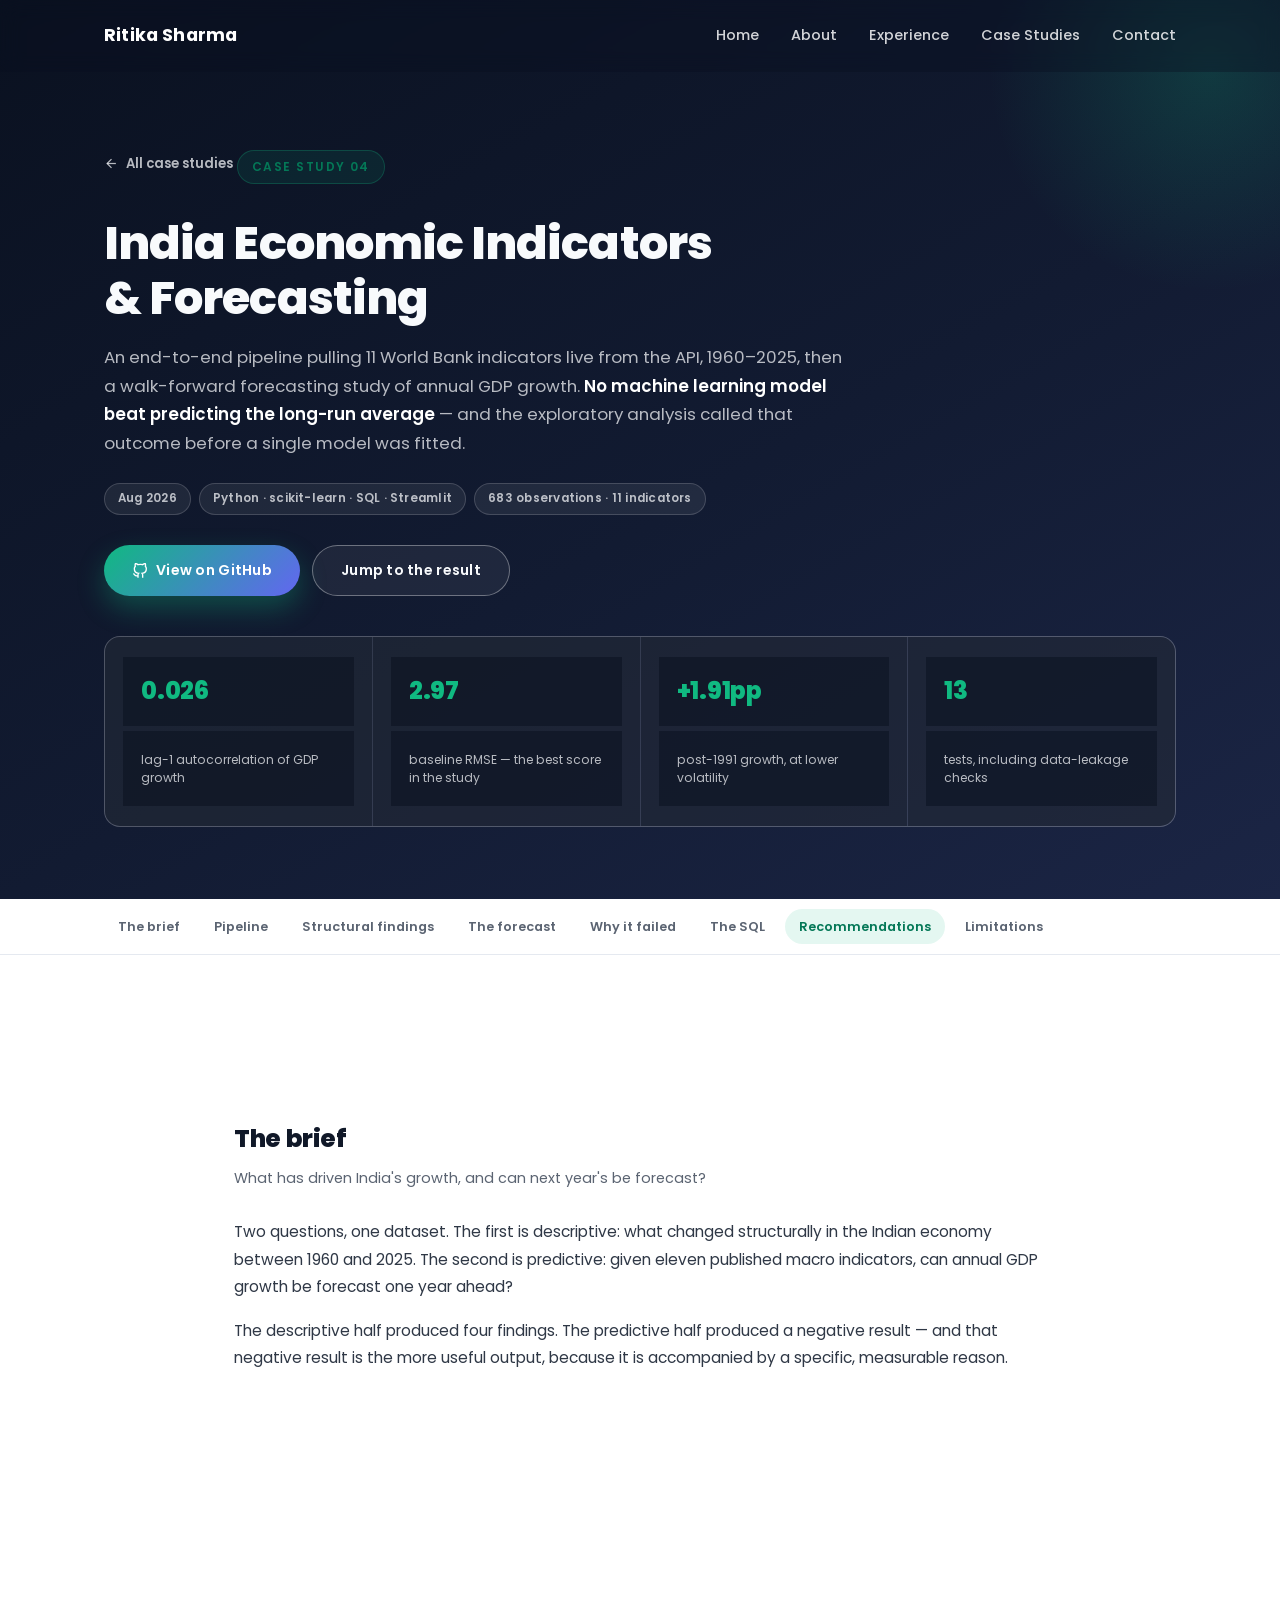
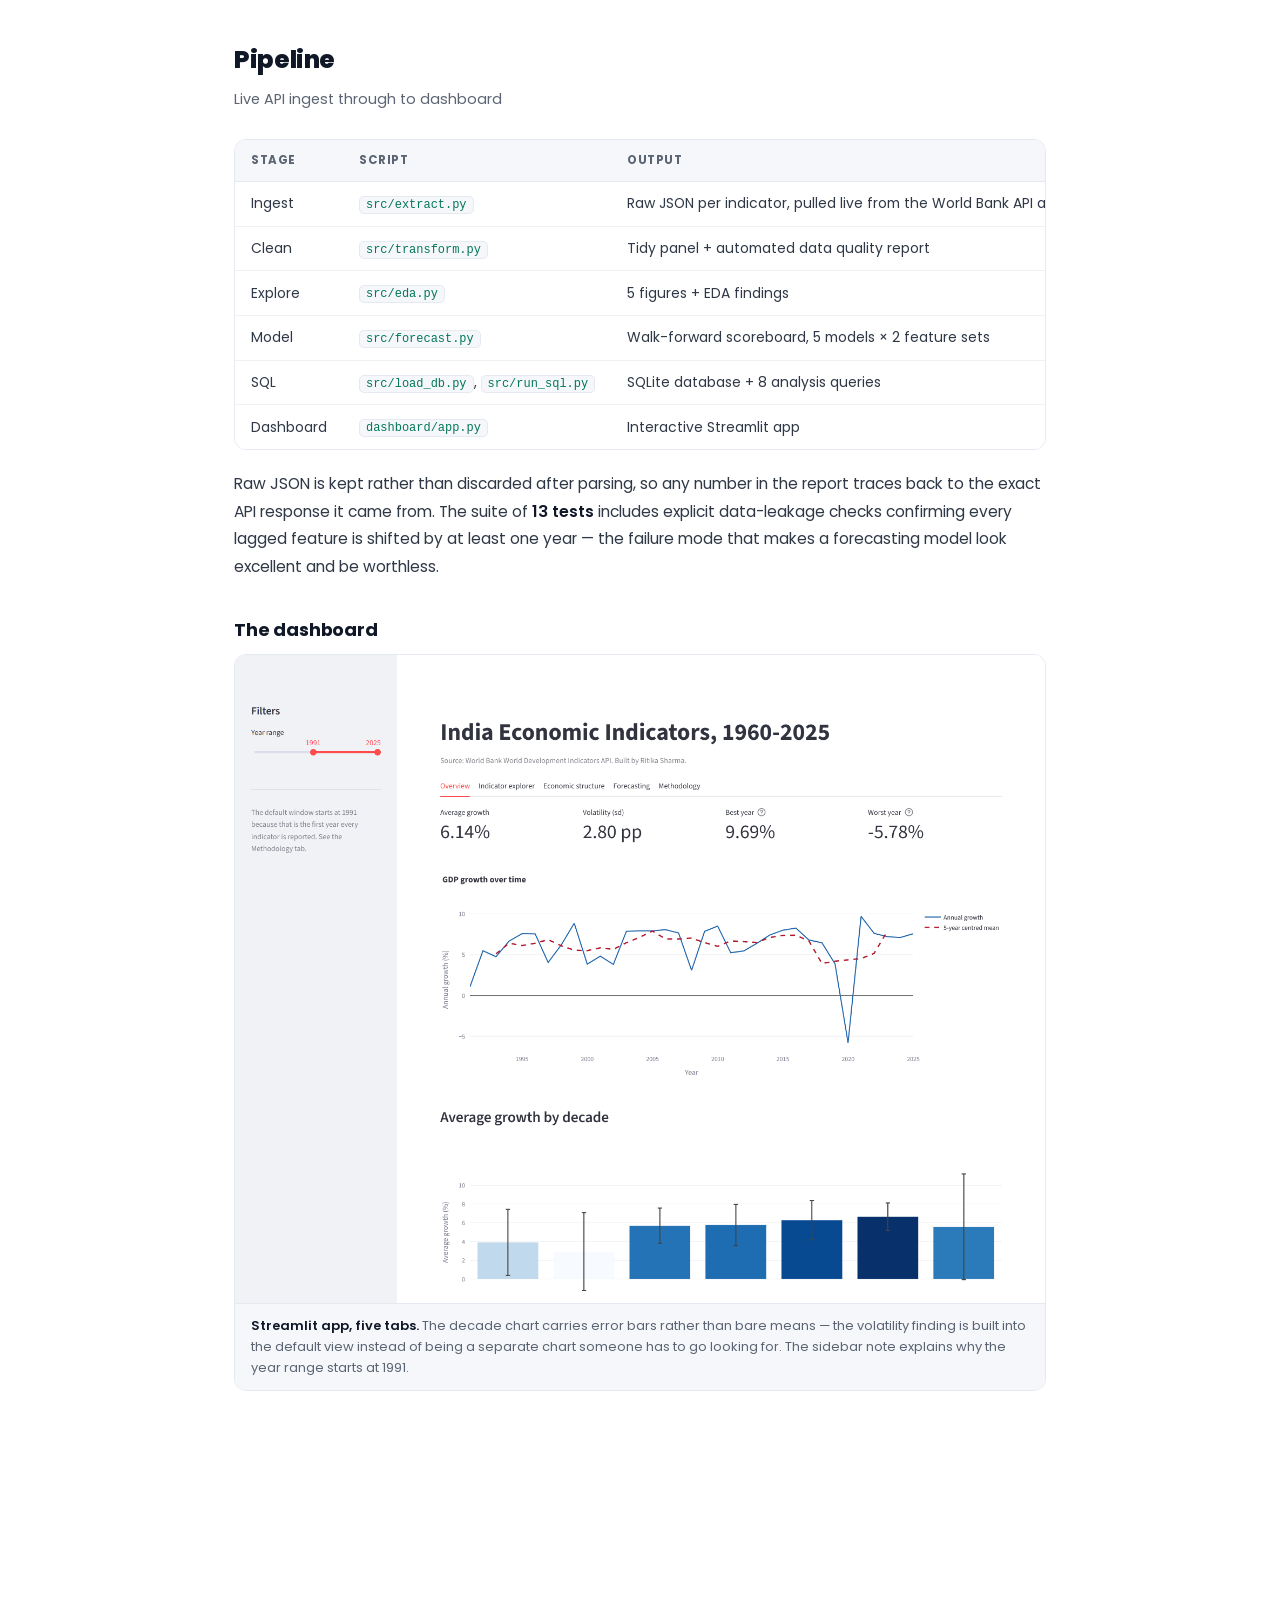
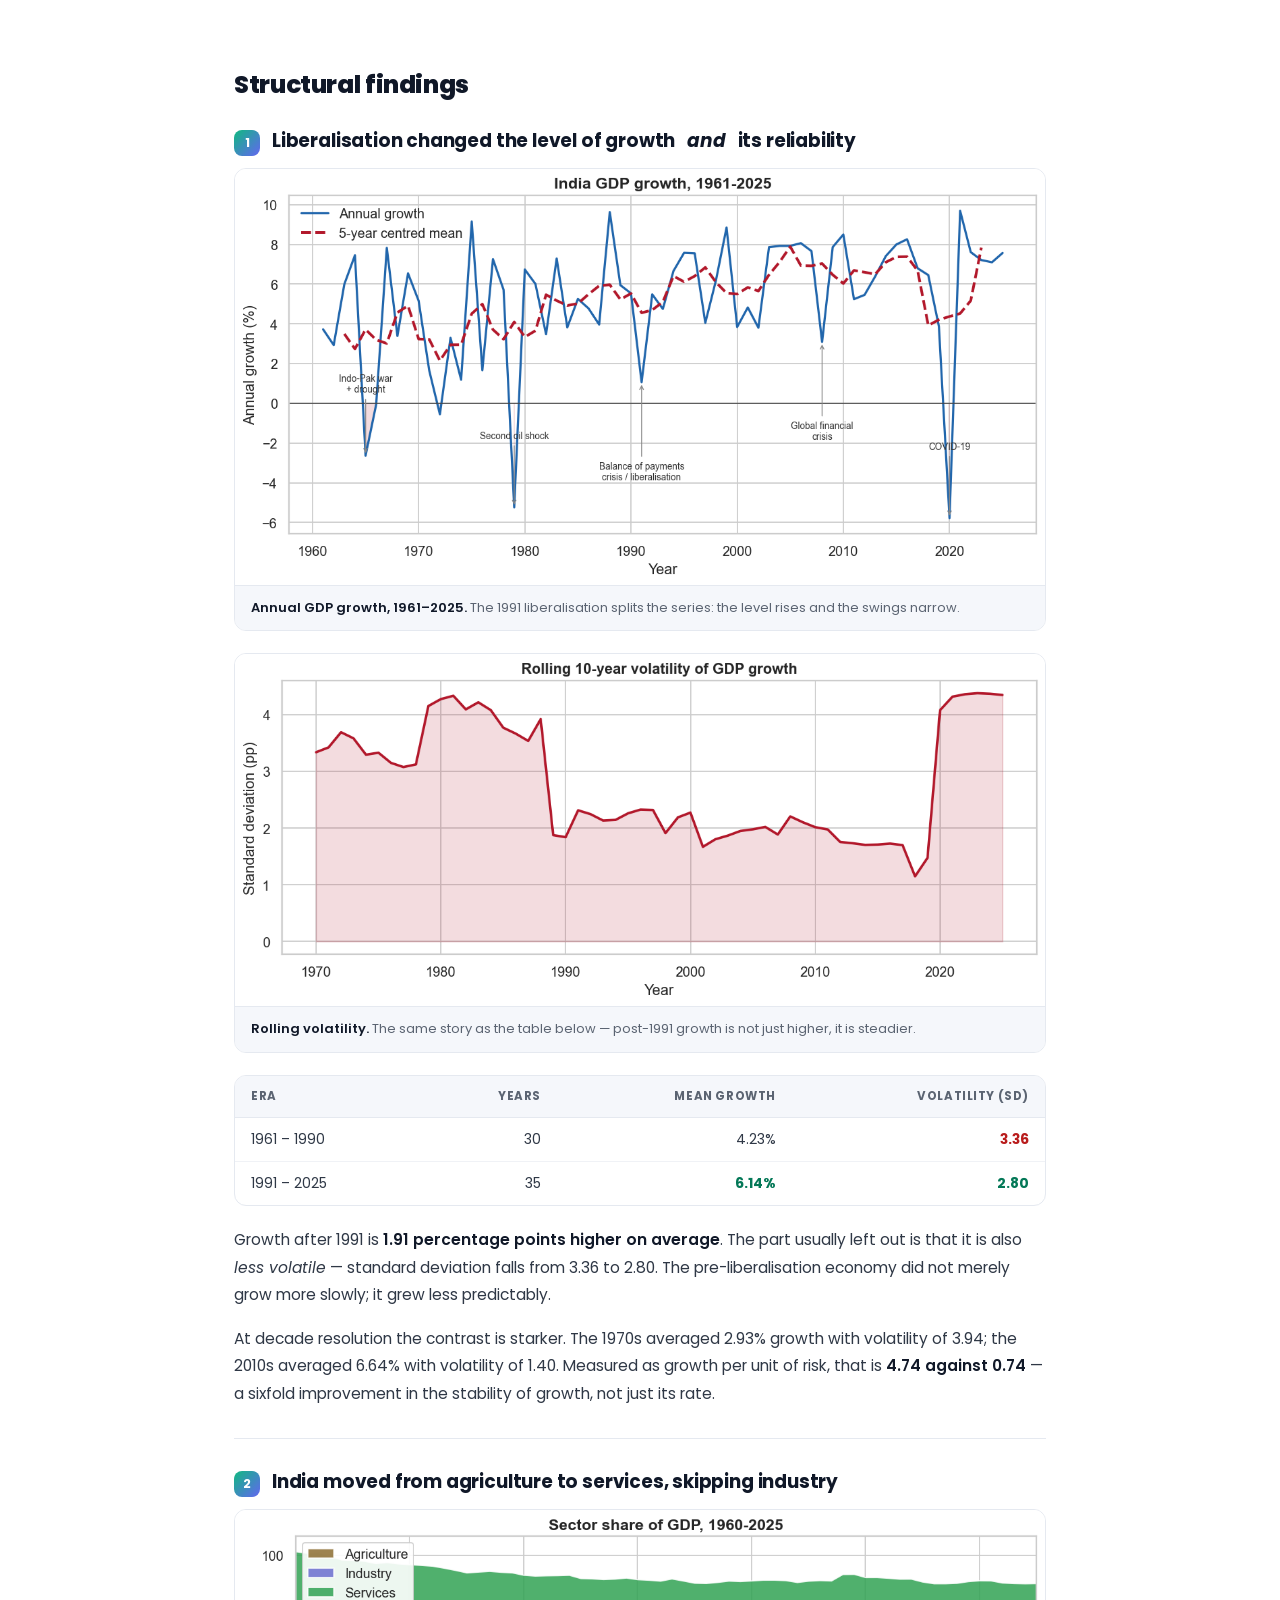
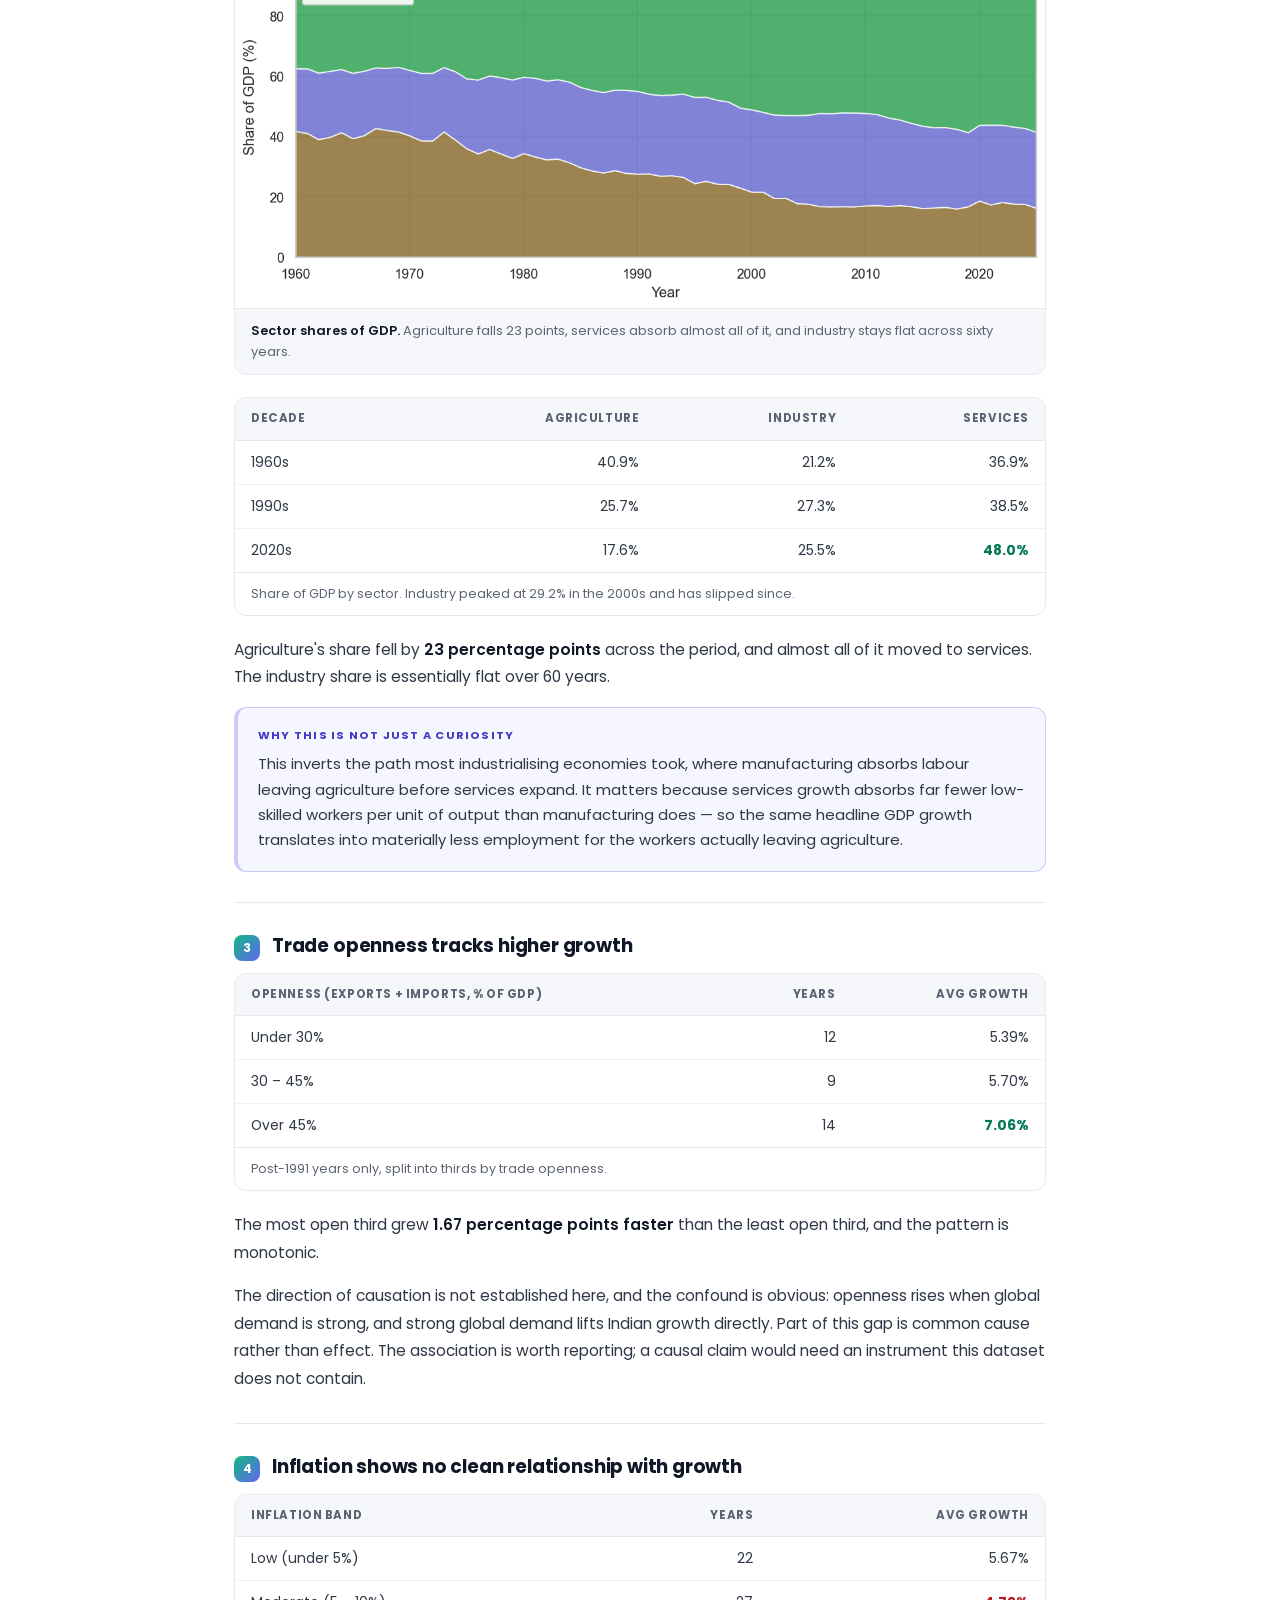
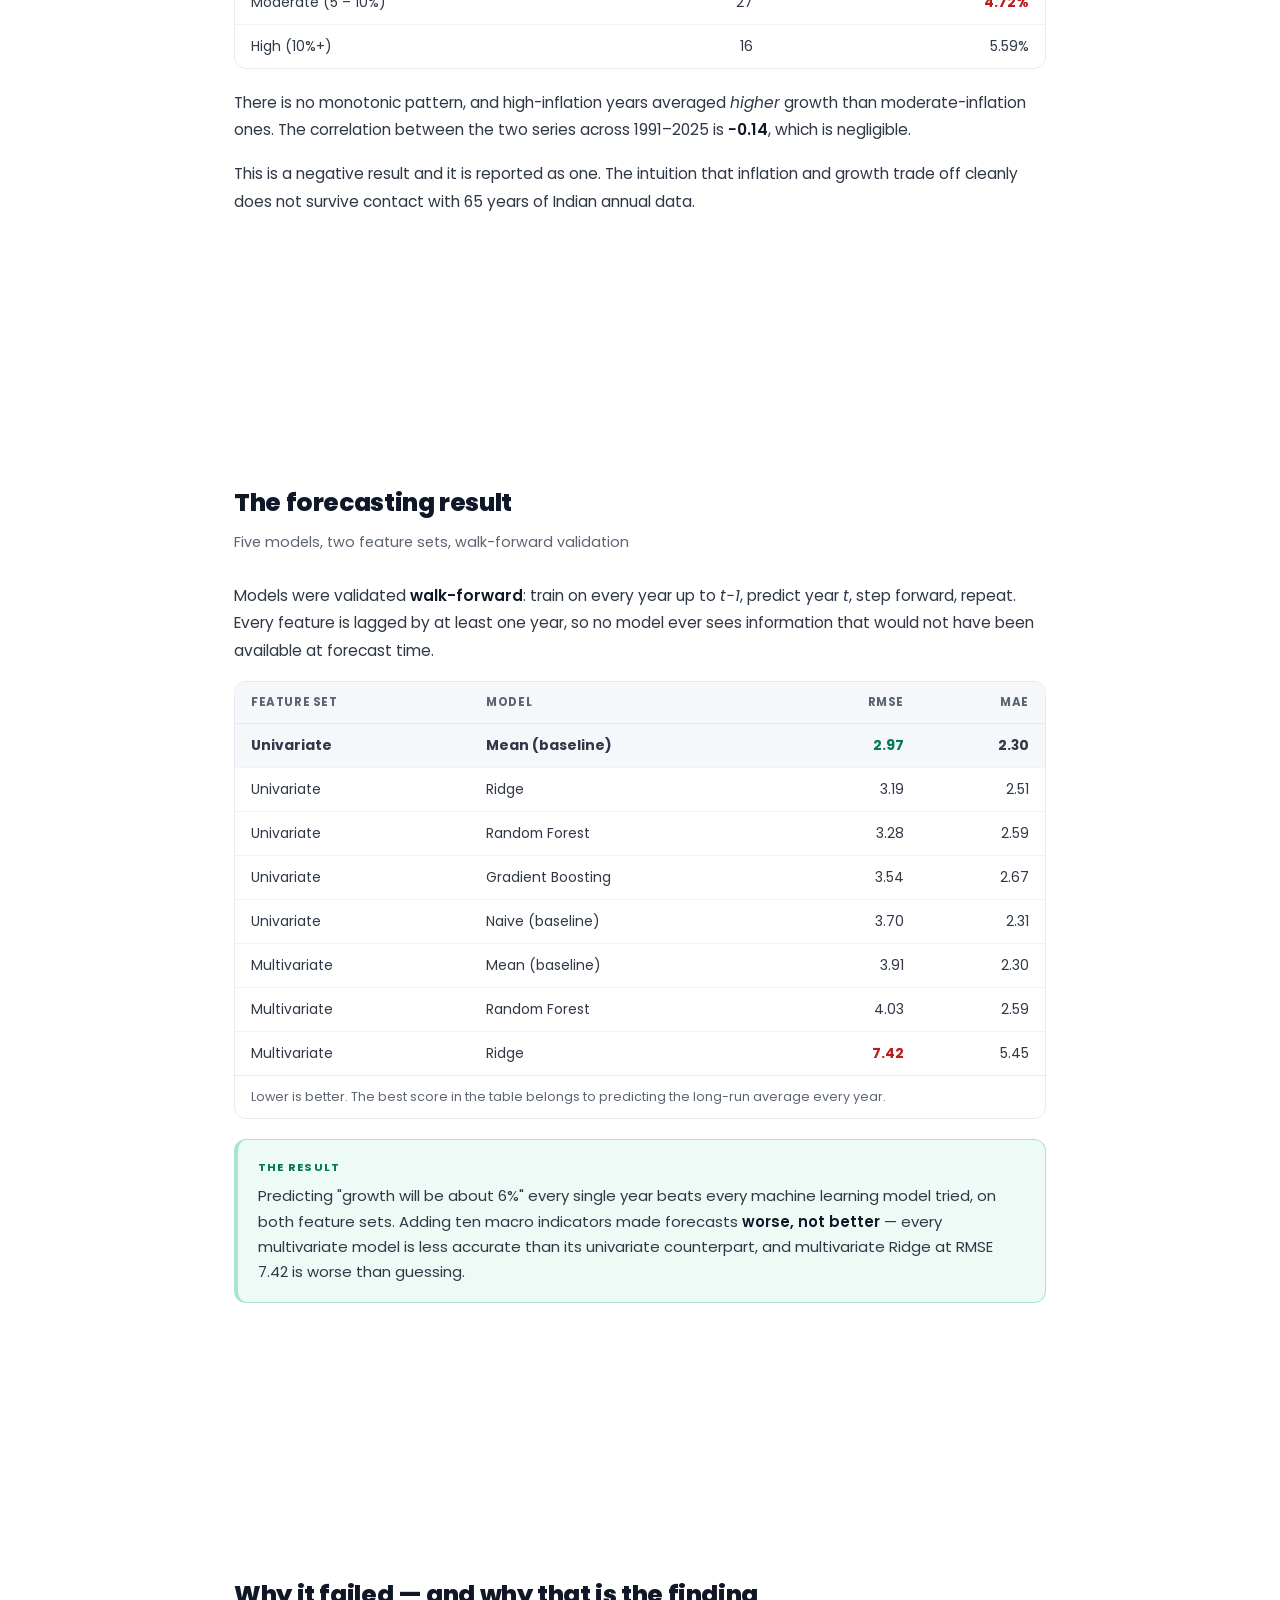
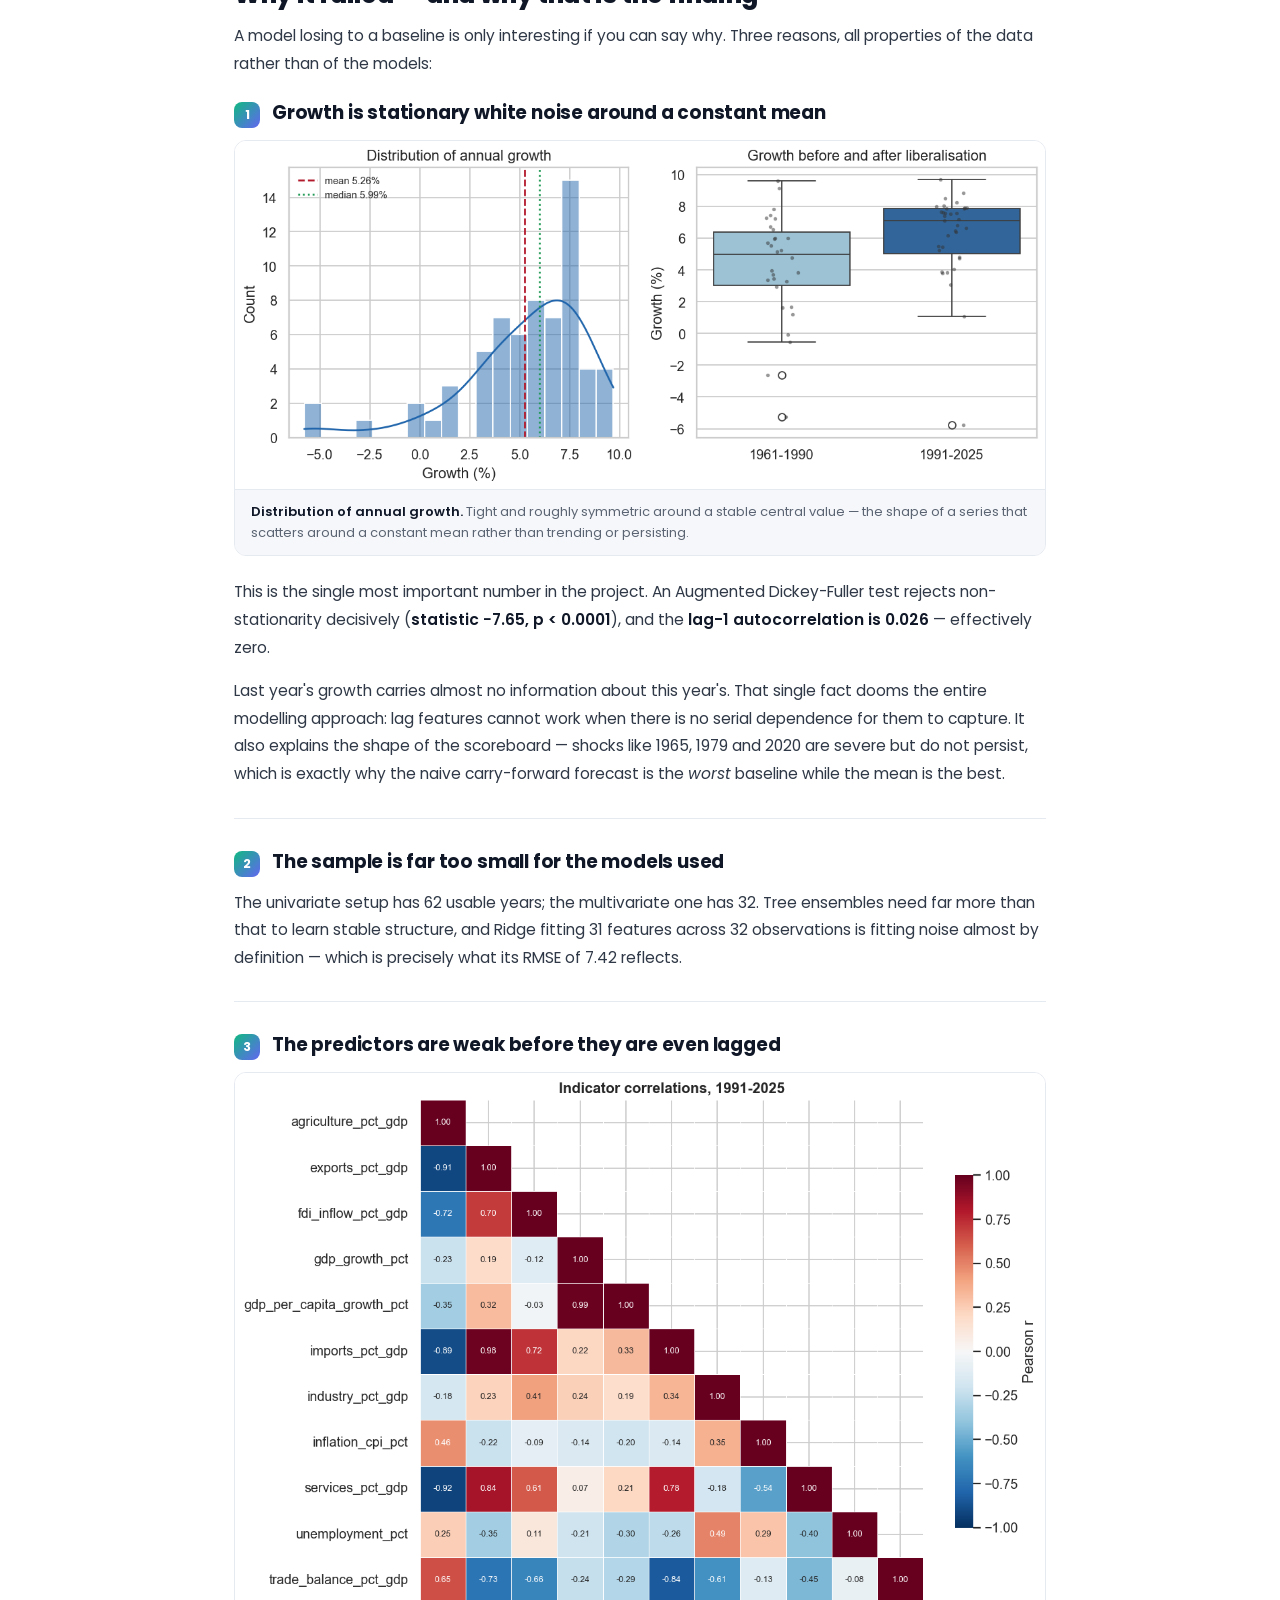
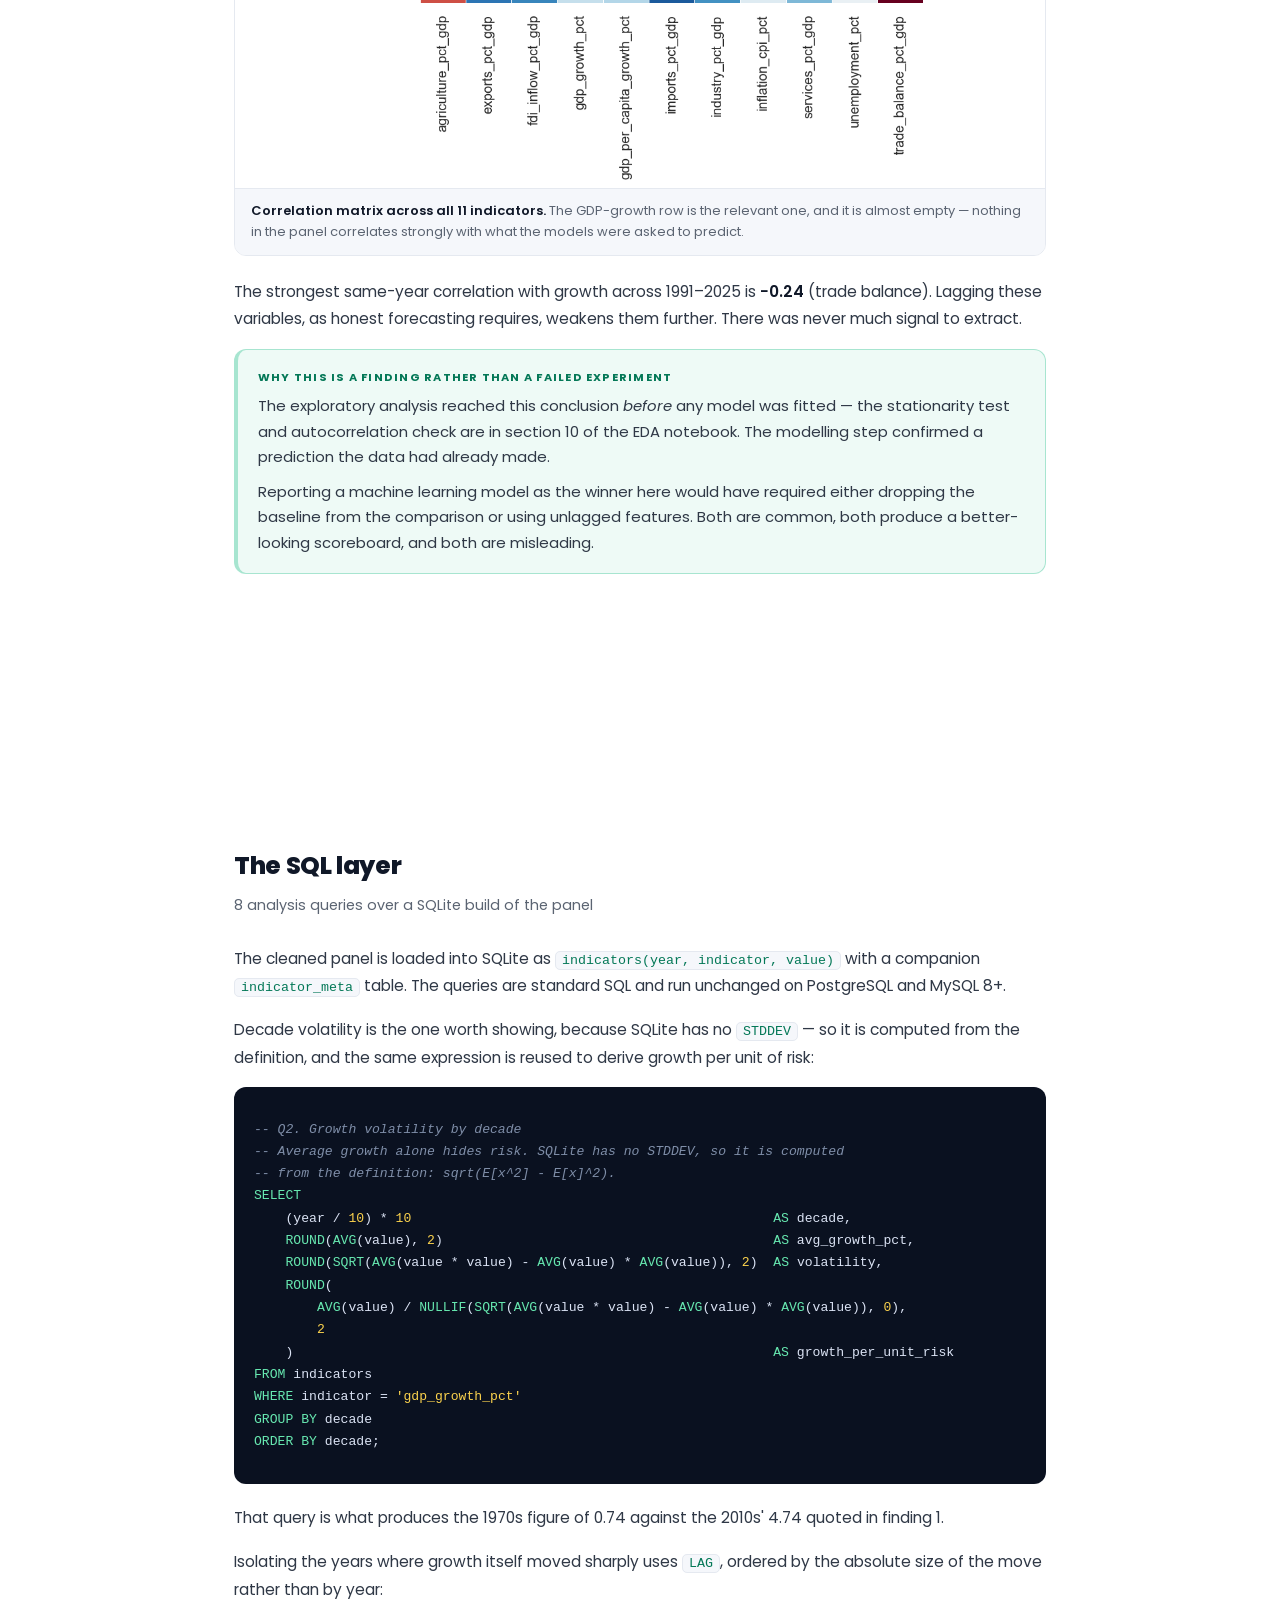
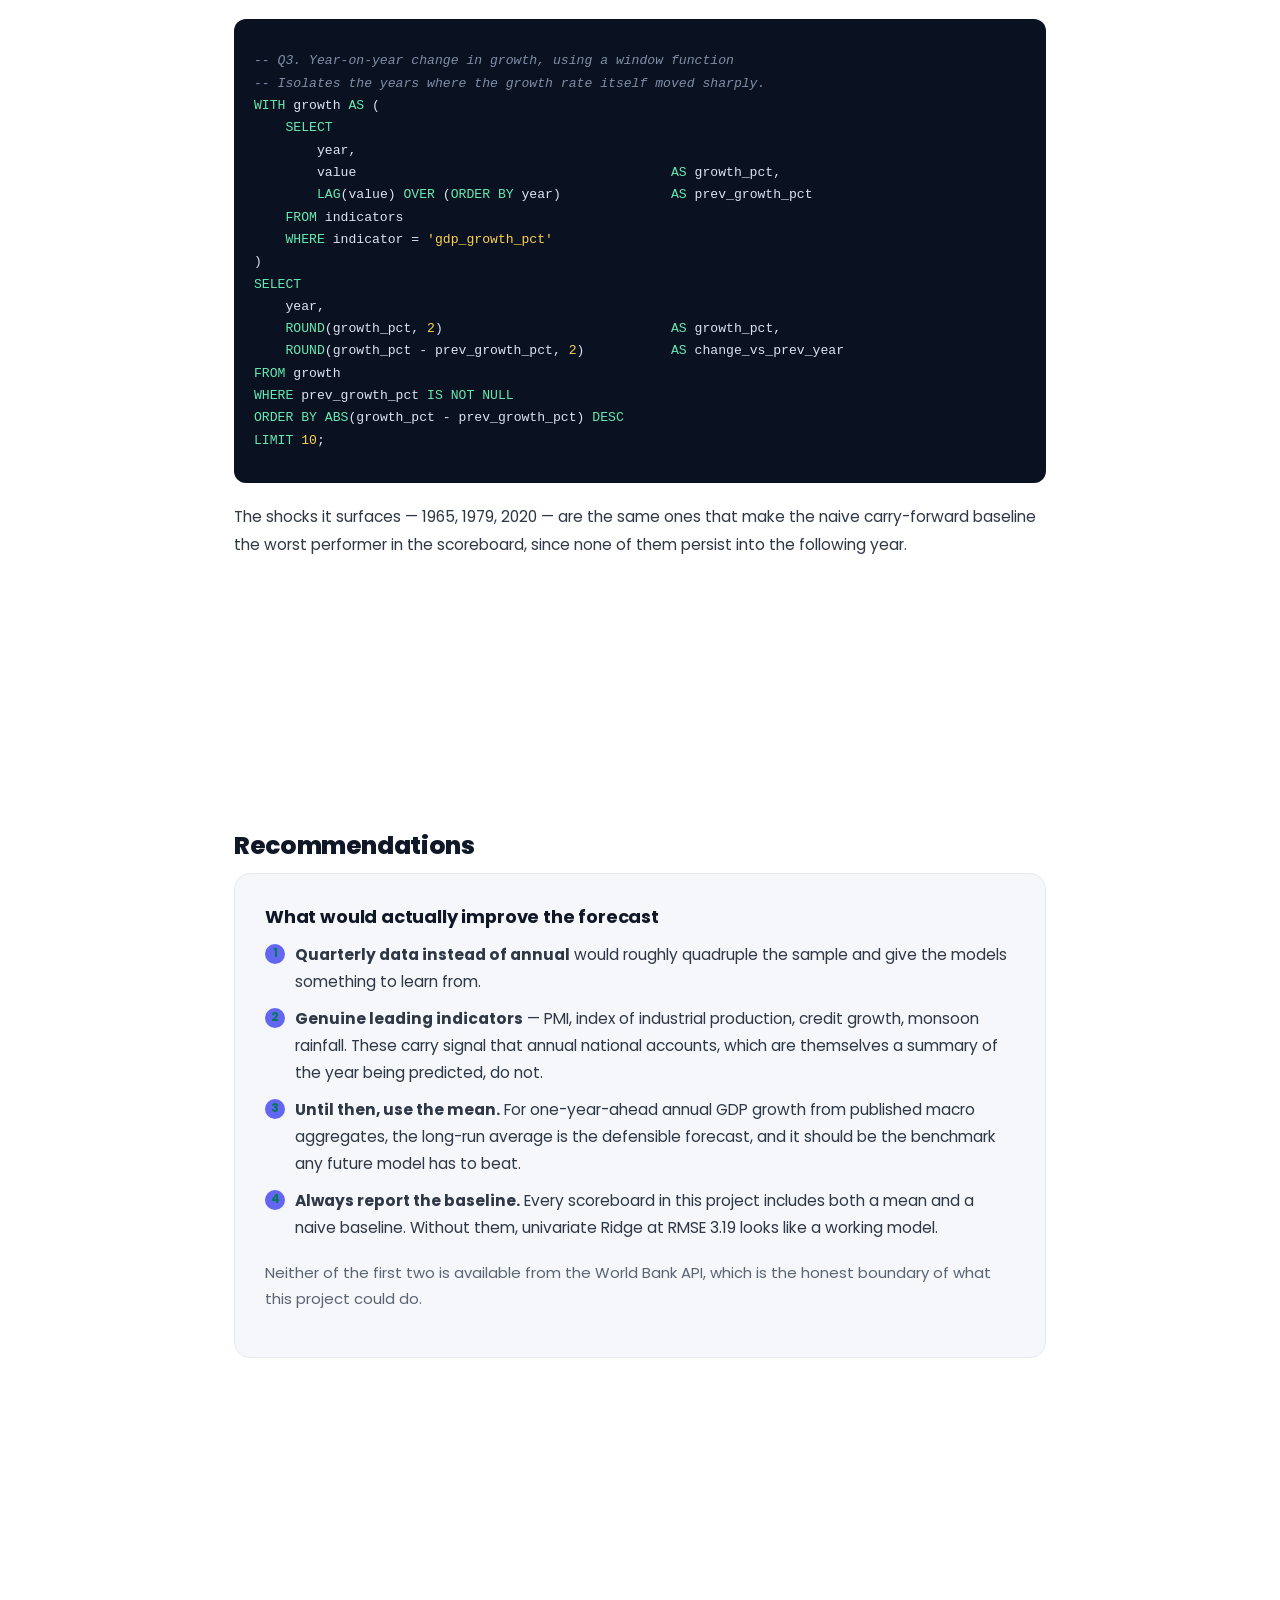
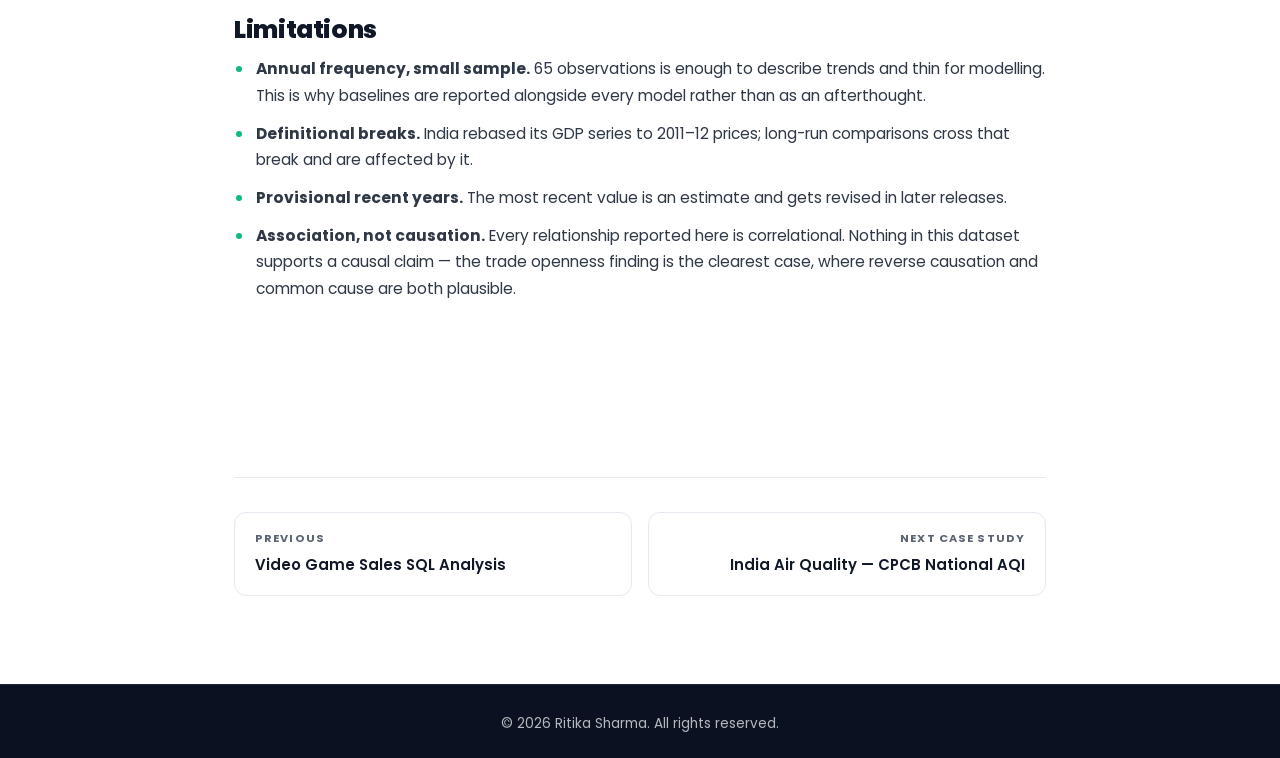
<file: case-studies/india-economic-indicators.html>
<!DOCTYPE html>
<html lang="en">
<head>
  <meta charset="utf-8">
  <title>India Economic Indicators — Case Study | Ritika Sharma</title>
  <meta name="viewport" content="width=device-width, initial-scale=1">
  <meta name="description" content="Forecasting India's GDP growth from 11 World Bank indicators, 1960–2025. No machine learning model beat a mean baseline — and the EDA predicted that before any model was fitted.">
  <link rel="preconnect" href="https://fonts.googleapis.com">
  <link href="https://fonts.googleapis.com/css?family=Poppins:400,500,600,700,800" rel="stylesheet">
  <link rel="stylesheet" href="../css/main.css?v=6">
  <link rel="stylesheet" href="../css/case-study.css?v=1">
</head>
<body>

  <nav id="nav">
    <div class="wrap">
      <a href="../index.html" class="logo">Ritika Sharma</a>
      <div class="nav-links">
        <a href="../index.html">Home</a>
        <a href="../index.html#about">About</a>
        <a href="../index.html#experience">Experience</a>
        <a href="index.html">Case Studies</a>
        <a href="../index.html#contact">Contact</a>
      </div>
      <button class="nav-toggle" id="navToggle" aria-label="Toggle menu">
        <span></span><span></span><span></span>
      </button>
    </div>
  </nav>

  <main>
    <header class="cs-hero">
      <div class="wrap">
        <a href="index.html" class="cs-back">
          <svg viewBox="0 0 24 24" fill="none" stroke="currentColor" stroke-width="2"><line x1="19" y1="12" x2="5" y2="12"/><polyline points="12 19 5 12 12 5"/></svg>
          All case studies
        </a>
        <span class="eyebrow">Case Study 04</span>
        <h1>India Economic Indicators &amp; Forecasting</h1>
        <p class="cs-lede">An end-to-end pipeline pulling 11 World Bank indicators live from the API, 1960–2025, then a walk-forward forecasting study of annual GDP growth. <strong>No machine learning model beat predicting the long-run average</strong> — and the exploratory analysis called that outcome before a single model was fitted.</p>
        <div class="cs-meta">
          <span>Aug 2026</span>
          <span>Python · scikit-learn · SQL · Streamlit</span>
          <span>683 observations · 11 indicators</span>
        </div>
        <div class="cs-hero-actions">
          <a href="https://github.com/Ritikasharma2004/india-economic-indicators" class="btn btn-primary" target="_blank" rel="noopener">
            <svg viewBox="0 0 24 24" fill="none" stroke="currentColor" stroke-width="2"><path d="M9 19c-5 1.5-5-2.5-7-3m14 6v-3.87a3.37 3.37 0 0 0-.94-2.61c3.14-.35 6.44-1.54 6.44-7A5.44 5.44 0 0 0 20 4.77 5.07 5.07 0 0 0 19.91 1S18.73.65 16 2.48a13.38 13.38 0 0 0-7 0C6.27.65 5.09 1 5.09 1A5.07 5.07 0 0 0 5 4.77a5.44 5.44 0 0 0-1.5 3.78c0 5.42 3.3 6.61 6.44 7A3.37 3.37 0 0 0 9 18.13V22"/></svg>
            View on GitHub
          </a>
          <a href="#forecast" class="btn btn-ghost">Jump to the result</a>
        </div>
        <div class="stat-strip">
          <div><div class="num">0.026</div><div class="label">lag-1 autocorrelation of GDP growth</div></div>
          <div><div class="num">2.97</div><div class="label">baseline RMSE — the best score in the study</div></div>
          <div><div class="num">+1.91pp</div><div class="label">post-1991 growth, at lower volatility</div></div>
          <div><div class="num">13</div><div class="label">tests, including data-leakage checks</div></div>
        </div>
      </div>
    </header>

    <div class="cs-nav">
      <div class="wrap">
        <a href="#brief">The brief</a>
        <a href="#pipeline">Pipeline</a>
        <a href="#findings">Structural findings</a>
        <a href="#forecast">The forecast</a>
        <a href="#why">Why it failed</a>
        <a href="#sql">The SQL</a>
        <a href="#recommend">Recommendations</a>
        <a href="#limits">Limitations</a>
      </div>
    </div>

    <div class="cs-body">
      <div class="wrap">

        <section class="cs-section" id="brief">
          <h2>The brief</h2>
          <p class="sub">What has driven India's growth, and can next year's be forecast?</p>
          <p>Two questions, one dataset. The first is descriptive: what changed structurally in the Indian economy between 1960 and 2025. The second is predictive: given eleven published macro indicators, can annual GDP growth be forecast one year ahead?</p>
          <p>The descriptive half produced four findings. The predictive half produced a negative result — and that negative result is the more useful output, because it is accompanied by a specific, measurable reason.</p>
        </section>

        <section class="cs-section" id="pipeline">
          <h2>Pipeline</h2>
          <p class="sub">Live API ingest through to dashboard</p>
          <div class="cs-table">
            <table>
              <thead><tr><th>Stage</th><th>Script</th><th>Output</th></tr></thead>
              <tbody>
                <tr><td>Ingest</td><td><code class="inline">src/extract.py</code></td><td>Raw JSON per indicator, pulled live from the World Bank API and retained</td></tr>
                <tr><td>Clean</td><td><code class="inline">src/transform.py</code></td><td>Tidy panel + automated data quality report</td></tr>
                <tr><td>Explore</td><td><code class="inline">src/eda.py</code></td><td>5 figures + EDA findings</td></tr>
                <tr><td>Model</td><td><code class="inline">src/forecast.py</code></td><td>Walk-forward scoreboard, 5 models × 2 feature sets</td></tr>
                <tr><td>SQL</td><td><code class="inline">src/load_db.py</code>, <code class="inline">src/run_sql.py</code></td><td>SQLite database + 8 analysis queries</td></tr>
                <tr><td>Dashboard</td><td><code class="inline">dashboard/app.py</code></td><td>Interactive Streamlit app</td></tr>
              </tbody>
            </table>
          </div>
          <p>Raw JSON is kept rather than discarded after parsing, so any number in the report traces back to the exact API response it came from. The suite of <strong>13 tests</strong> includes explicit data-leakage checks confirming every lagged feature is shifted by at least one year — the failure mode that makes a forecasting model look excellent and be worthless.</p>

          <h3>The dashboard</h3>
          <figure class="cs-figure">
            <img src="../images/case-studies/dashboards/economic-indicators.png" alt="Streamlit dashboard showing India GDP growth over time and average growth by decade with error bars" loading="lazy">
            <figcaption><strong>Streamlit app, five tabs.</strong> The decade chart carries error bars rather than bare means — the volatility finding is built into the default view instead of being a separate chart someone has to go looking for. The sidebar note explains why the year range starts at 1991.</figcaption>
          </figure>
        </section>

        <section class="cs-section" id="findings">
          <h2>Structural findings</h2>

          <div class="finding">
            <h3><span class="n">1</span> Liberalisation changed the level of growth <em>and</em> its reliability</h3>
            
          <figure class="cs-figure">
            <img src="../images/case-studies/india-economic-indicators/01_growth_timeline.png" alt="India GDP growth rate 1961-2025 with the 1991 liberalisation marked" loading="lazy">
            <figcaption><strong>Annual GDP growth, 1961–2025.</strong> The 1991 liberalisation splits the series: the level rises and the swings narrow.</figcaption>
          </figure>

          <figure class="cs-figure">
            <img src="../images/case-studies/india-economic-indicators/05_rolling_volatility.png" alt="Rolling standard deviation of India GDP growth over time" loading="lazy">
            <figcaption><strong>Rolling volatility.</strong> The same story as the table below — post-1991 growth is not just higher, it is steadier.</figcaption>
          </figure>
          <div class="cs-table">
              <table>
                <thead><tr><th>Era</th><th class="num">Years</th><th class="num">Mean growth</th><th class="num">Volatility (sd)</th></tr></thead>
                <tbody>
                  <tr><td>1961 – 1990</td><td class="num">30</td><td class="num">4.23%</td><td class="num lo">3.36</td></tr>
                  <tr><td>1991 – 2025</td><td class="num">35</td><td class="num hi">6.14%</td><td class="num hi">2.80</td></tr>
                </tbody>
              </table>
            </div>
            <p>Growth after 1991 is <strong>1.91 percentage points higher on average</strong>. The part usually left out is that it is also <em>less volatile</em> — standard deviation falls from 3.36 to 2.80. The pre-liberalisation economy did not merely grow more slowly; it grew less predictably.</p>
            <p>At decade resolution the contrast is starker. The 1970s averaged 2.93% growth with volatility of 3.94; the 2010s averaged 6.64% with volatility of 1.40. Measured as growth per unit of risk, that is <strong>4.74 against 0.74</strong> — a sixfold improvement in the stability of growth, not just its rate.</p>
          </div>

          <div class="finding">
            <h3><span class="n">2</span> India moved from agriculture to services, skipping industry</h3>
            
          <figure class="cs-figure">
            <img src="../images/case-studies/india-economic-indicators/04_sector_structure.png" alt="Agriculture, industry and services as a share of India GDP by decade" loading="lazy">
            <figcaption><strong>Sector shares of GDP.</strong> Agriculture falls 23 points, services absorb almost all of it, and industry stays flat across sixty years.</figcaption>
          </figure>
          <div class="cs-table">
              <table>
                <thead><tr><th>Decade</th><th class="num">Agriculture</th><th class="num">Industry</th><th class="num">Services</th></tr></thead>
                <tbody>
                  <tr><td>1960s</td><td class="num">40.9%</td><td class="num">21.2%</td><td class="num">36.9%</td></tr>
                  <tr><td>1990s</td><td class="num">25.7%</td><td class="num">27.3%</td><td class="num">38.5%</td></tr>
                  <tr><td>2020s</td><td class="num">17.6%</td><td class="num">25.5%</td><td class="num hi">48.0%</td></tr>
                </tbody>
                <caption>Share of GDP by sector. Industry peaked at 29.2% in the 2000s and has slipped since.</caption>
              </table>
            </div>
            <p>Agriculture's share fell by <strong>23 percentage points</strong> across the period, and almost all of it moved to services. The industry share is essentially flat over 60 years.</p>
            <div class="callout callout-note">
              <span class="callout-title">Why this is not just a curiosity</span>
              <p>This inverts the path most industrialising economies took, where manufacturing absorbs labour leaving agriculture before services expand. It matters because services growth absorbs far fewer low-skilled workers per unit of output than manufacturing does — so the same headline GDP growth translates into materially less employment for the workers actually leaving agriculture.</p>
            </div>
          </div>

          <div class="finding">
            <h3><span class="n">3</span> Trade openness tracks higher growth</h3>
            <div class="cs-table">
              <table>
                <thead><tr><th>Openness (exports + imports, % of GDP)</th><th class="num">Years</th><th class="num">Avg growth</th></tr></thead>
                <tbody>
                  <tr><td>Under 30%</td><td class="num">12</td><td class="num">5.39%</td></tr>
                  <tr><td>30 – 45%</td><td class="num">9</td><td class="num">5.70%</td></tr>
                  <tr><td>Over 45%</td><td class="num">14</td><td class="num hi">7.06%</td></tr>
                </tbody>
                <caption>Post-1991 years only, split into thirds by trade openness.</caption>
              </table>
            </div>
            <p>The most open third grew <strong>1.67 percentage points faster</strong> than the least open third, and the pattern is monotonic.</p>
            <p>The direction of causation is not established here, and the confound is obvious: openness rises when global demand is strong, and strong global demand lifts Indian growth directly. Part of this gap is common cause rather than effect. The association is worth reporting; a causal claim would need an instrument this dataset does not contain.</p>
          </div>

          <div class="finding">
            <h3><span class="n">4</span> Inflation shows no clean relationship with growth</h3>
            <div class="cs-table">
              <table>
                <thead><tr><th>Inflation band</th><th class="num">Years</th><th class="num">Avg growth</th></tr></thead>
                <tbody>
                  <tr><td>Low (under 5%)</td><td class="num">22</td><td class="num">5.67%</td></tr>
                  <tr><td>Moderate (5 – 10%)</td><td class="num">27</td><td class="num lo">4.72%</td></tr>
                  <tr><td>High (10%+)</td><td class="num">16</td><td class="num">5.59%</td></tr>
                </tbody>
              </table>
            </div>
            <p>There is no monotonic pattern, and high-inflation years averaged <em>higher</em> growth than moderate-inflation ones. The correlation between the two series across 1991–2025 is <strong>−0.14</strong>, which is negligible.</p>
            <p>This is a negative result and it is reported as one. The intuition that inflation and growth trade off cleanly does not survive contact with 65 years of Indian annual data.</p>
          </div>
        </section>

        <section class="cs-section" id="forecast">
          <h2>The forecasting result</h2>
          <p class="sub">Five models, two feature sets, walk-forward validation</p>
          <p>Models were validated <strong>walk-forward</strong>: train on every year up to <em>t−1</em>, predict year <em>t</em>, step forward, repeat. Every feature is lagged by at least one year, so no model ever sees information that would not have been available at forecast time.</p>
          <div class="cs-table">
            <table>
              <thead><tr><th>Feature set</th><th>Model</th><th class="num">RMSE</th><th class="num">MAE</th></tr></thead>
              <tbody>
                <tr class="total"><td>Univariate</td><td><strong>Mean (baseline)</strong></td><td class="num hi">2.97</td><td class="num">2.30</td></tr>
                <tr><td>Univariate</td><td>Ridge</td><td class="num">3.19</td><td class="num">2.51</td></tr>
                <tr><td>Univariate</td><td>Random Forest</td><td class="num">3.28</td><td class="num">2.59</td></tr>
                <tr><td>Univariate</td><td>Gradient Boosting</td><td class="num">3.54</td><td class="num">2.67</td></tr>
                <tr><td>Univariate</td><td>Naive (baseline)</td><td class="num">3.70</td><td class="num">2.31</td></tr>
                <tr><td>Multivariate</td><td>Mean (baseline)</td><td class="num">3.91</td><td class="num">2.30</td></tr>
                <tr><td>Multivariate</td><td>Random Forest</td><td class="num">4.03</td><td class="num">2.59</td></tr>
                <tr><td>Multivariate</td><td>Ridge</td><td class="num lo">7.42</td><td class="num">5.45</td></tr>
              </tbody>
              <caption>Lower is better. The best score in the table belongs to predicting the long-run average every year.</caption>
            </table>
          </div>
          <div class="callout callout-key">
            <span class="callout-title">The result</span>
            <p>Predicting "growth will be about 6%" every single year beats every machine learning model tried, on both feature sets. Adding ten macro indicators made forecasts <strong>worse, not better</strong> — every multivariate model is less accurate than its univariate counterpart, and multivariate Ridge at RMSE 7.42 is worse than guessing.</p>
          </div>
        </section>

        <section class="cs-section" id="why">
          <h2>Why it failed — and why that is the finding</h2>
          <p>A model losing to a baseline is only interesting if you can say why. Three reasons, all properties of the data rather than of the models:</p>

          <div class="finding">
            <h3><span class="n">1</span> Growth is stationary white noise around a constant mean</h3>
            
          <figure class="cs-figure">
            <img src="../images/case-studies/india-economic-indicators/02_growth_distribution.png" alt="Distribution of India annual GDP growth rates" loading="lazy">
            <figcaption><strong>Distribution of annual growth.</strong> Tight and roughly symmetric around a stable central value — the shape of a series that scatters around a constant mean rather than trending or persisting.</figcaption>
          </figure>
          <p>This is the single most important number in the project. An Augmented Dickey-Fuller test rejects non-stationarity decisively (<strong>statistic −7.65, p &lt; 0.0001</strong>), and the <strong>lag-1 autocorrelation is 0.026</strong> — effectively zero.</p>
            <p>Last year's growth carries almost no information about this year's. That single fact dooms the entire modelling approach: lag features cannot work when there is no serial dependence for them to capture. It also explains the shape of the scoreboard — shocks like 1965, 1979 and 2020 are severe but do not persist, which is exactly why the naive carry-forward forecast is the <em>worst</em> baseline while the mean is the best.</p>
          </div>

          <div class="finding">
            <h3><span class="n">2</span> The sample is far too small for the models used</h3>
            <p>The univariate setup has 62 usable years; the multivariate one has 32. Tree ensembles need far more than that to learn stable structure, and Ridge fitting 31 features across 32 observations is fitting noise almost by definition — which is precisely what its RMSE of 7.42 reflects.</p>
          </div>

          <div class="finding">
            <h3><span class="n">3</span> The predictors are weak before they are even lagged</h3>
            
          <figure class="cs-figure">
            <img src="../images/case-studies/india-economic-indicators/03_correlation_heatmap.png" alt="Correlation heatmap of India macroeconomic indicators" loading="lazy">
            <figcaption><strong>Correlation matrix across all 11 indicators.</strong> The GDP-growth row is the relevant one, and it is almost empty — nothing in the panel correlates strongly with what the models were asked to predict.</figcaption>
          </figure>
          <p>The strongest same-year correlation with growth across 1991–2025 is <strong>−0.24</strong> (trade balance). Lagging these variables, as honest forecasting requires, weakens them further. There was never much signal to extract.</p>
          </div>

          <div class="callout callout-key">
            <span class="callout-title">Why this is a finding rather than a failed experiment</span>
            <p>The exploratory analysis reached this conclusion <em>before</em> any model was fitted — the stationarity test and autocorrelation check are in section 10 of the EDA notebook. The modelling step confirmed a prediction the data had already made.</p>
            <p>Reporting a machine learning model as the winner here would have required either dropping the baseline from the comparison or using unlagged features. Both are common, both produce a better-looking scoreboard, and both are misleading.</p>
          </div>
        </section>


        <section class="cs-section" id="sql">
          <h2>The SQL layer</h2>
          <p class="sub">8 analysis queries over a SQLite build of the panel</p>
          <p>The cleaned panel is loaded into SQLite as <code class="inline">indicators(year, indicator, value)</code> with a companion <code class="inline">indicator_meta</code> table. The queries are standard SQL and run unchanged on PostgreSQL and MySQL 8+.</p>
          <p>Decade volatility is the one worth showing, because SQLite has no <code class="inline">STDDEV</code> — so it is computed from the definition, and the same expression is reused to derive growth per unit of risk:</p>
          <div class="cs-code"><pre><span class="c">-- Q2. Growth volatility by decade
-- Average growth alone hides risk. SQLite has no STDDEV, so it is computed
-- from the definition: sqrt(E[x^2] - E[x]^2).</span>
<span class="k">SELECT</span>
    (year / <span class="s">10</span>) * <span class="s">10</span>                                              <span class="k">AS</span> decade,
    <span class="k">ROUND</span>(<span class="k">AVG</span>(value), <span class="s">2</span>)                                          <span class="k">AS</span> avg_growth_pct,
    <span class="k">ROUND</span>(<span class="k">SQRT</span>(<span class="k">AVG</span>(value * value) - <span class="k">AVG</span>(value) * <span class="k">AVG</span>(value)), <span class="s">2</span>)  <span class="k">AS</span> volatility,
    <span class="k">ROUND</span>(
        <span class="k">AVG</span>(value) / <span class="k">NULLIF</span>(<span class="k">SQRT</span>(<span class="k">AVG</span>(value * value) - <span class="k">AVG</span>(value) * <span class="k">AVG</span>(value)), <span class="s">0</span>),
        <span class="s">2</span>
    )                                                             <span class="k">AS</span> growth_per_unit_risk
<span class="k">FROM</span> indicators
<span class="k">WHERE</span> indicator = <span class="s">'gdp_growth_pct'</span>
<span class="k">GROUP BY</span> decade
<span class="k">ORDER BY</span> decade;</pre></div>
          <p>That query is what produces the 1970s figure of 0.74 against the 2010s' 4.74 quoted in finding 1.</p>
          <p>Isolating the years where growth itself moved sharply uses <code class="inline">LAG</code>, ordered by the absolute size of the move rather than by year:</p>
          <div class="cs-code"><pre><span class="c">-- Q3. Year-on-year change in growth, using a window function
-- Isolates the years where the growth rate itself moved sharply.</span>
<span class="k">WITH</span> growth <span class="k">AS</span> (
    <span class="k">SELECT</span>
        year,
        value                                        <span class="k">AS</span> growth_pct,
        <span class="k">LAG</span>(value) <span class="k">OVER</span> (<span class="k">ORDER BY</span> year)              <span class="k">AS</span> prev_growth_pct
    <span class="k">FROM</span> indicators
    <span class="k">WHERE</span> indicator = <span class="s">'gdp_growth_pct'</span>
)
<span class="k">SELECT</span>
    year,
    <span class="k">ROUND</span>(growth_pct, <span class="s">2</span>)                             <span class="k">AS</span> growth_pct,
    <span class="k">ROUND</span>(growth_pct - prev_growth_pct, <span class="s">2</span>)           <span class="k">AS</span> change_vs_prev_year
<span class="k">FROM</span> growth
<span class="k">WHERE</span> prev_growth_pct <span class="k">IS NOT NULL</span>
<span class="k">ORDER BY</span> <span class="k">ABS</span>(growth_pct - prev_growth_pct) <span class="k">DESC</span>
<span class="k">LIMIT</span> <span class="s">10</span>;</pre></div>
          <p>The shocks it surfaces — 1965, 1979, 2020 — are the same ones that make the naive carry-forward baseline the worst performer in the scoreboard, since none of them persist into the following year.</p>
        </section>

        <section class="cs-section" id="recommend">
          <h2>Recommendations</h2>
          <div class="takeaway">
            <h3>What would actually improve the forecast</h3>
            <ul class="cs-list ordered">
              <li><strong>Quarterly data instead of annual</strong> would roughly quadruple the sample and give the models something to learn from.</li>
              <li><strong>Genuine leading indicators</strong> — PMI, index of industrial production, credit growth, monsoon rainfall. These carry signal that annual national accounts, which are themselves a summary of the year being predicted, do not.</li>
              <li><strong>Until then, use the mean.</strong> For one-year-ahead annual GDP growth from published macro aggregates, the long-run average is the defensible forecast, and it should be the benchmark any future model has to beat.</li>
              <li><strong>Always report the baseline.</strong> Every scoreboard in this project includes both a mean and a naive baseline. Without them, univariate Ridge at RMSE 3.19 looks like a working model.</li>
            </ul>
            <p style="margin-top:16px; font-size:0.93rem; color:var(--text-muted)">Neither of the first two is available from the World Bank API, which is the honest boundary of what this project could do.</p>
          </div>
        </section>

        <section class="cs-section" id="limits">
          <h2>Limitations</h2>
          <ul class="cs-list">
            <li><strong>Annual frequency, small sample.</strong> 65 observations is enough to describe trends and thin for modelling. This is why baselines are reported alongside every model rather than as an afterthought.</li>
            <li><strong>Definitional breaks.</strong> India rebased its GDP series to 2011–12 prices; long-run comparisons cross that break and are affected by it.</li>
            <li><strong>Provisional recent years.</strong> The most recent value is an estimate and gets revised in later releases.</li>
            <li><strong>Association, not causation.</strong> Every relationship reported here is correlational. Nothing in this dataset supports a causal claim — the trade openness finding is the clearest case, where reverse causation and common cause are both plausible.</li>
          </ul>
        </section>

        <nav class="cs-pager">
          <a href="video-game-sales.html">
            <span class="dir">Previous</span>
            <span class="ttl">Video Game Sales SQL Analysis</span>
          </a>
          <a href="india-air-quality.html" class="next">
            <span class="dir">Next case study</span>
            <span class="ttl">India Air Quality — CPCB National AQI</span>
          </a>
        </nav>

      </div>
    </div>
  </main>

  <footer>
    <div class="wrap">© <span id="year"></span> Ritika Sharma. All rights reserved.</div>
  </footer>

  <script src="../js/case-study.js?v=1"></script>
</body>
</html>
</file>
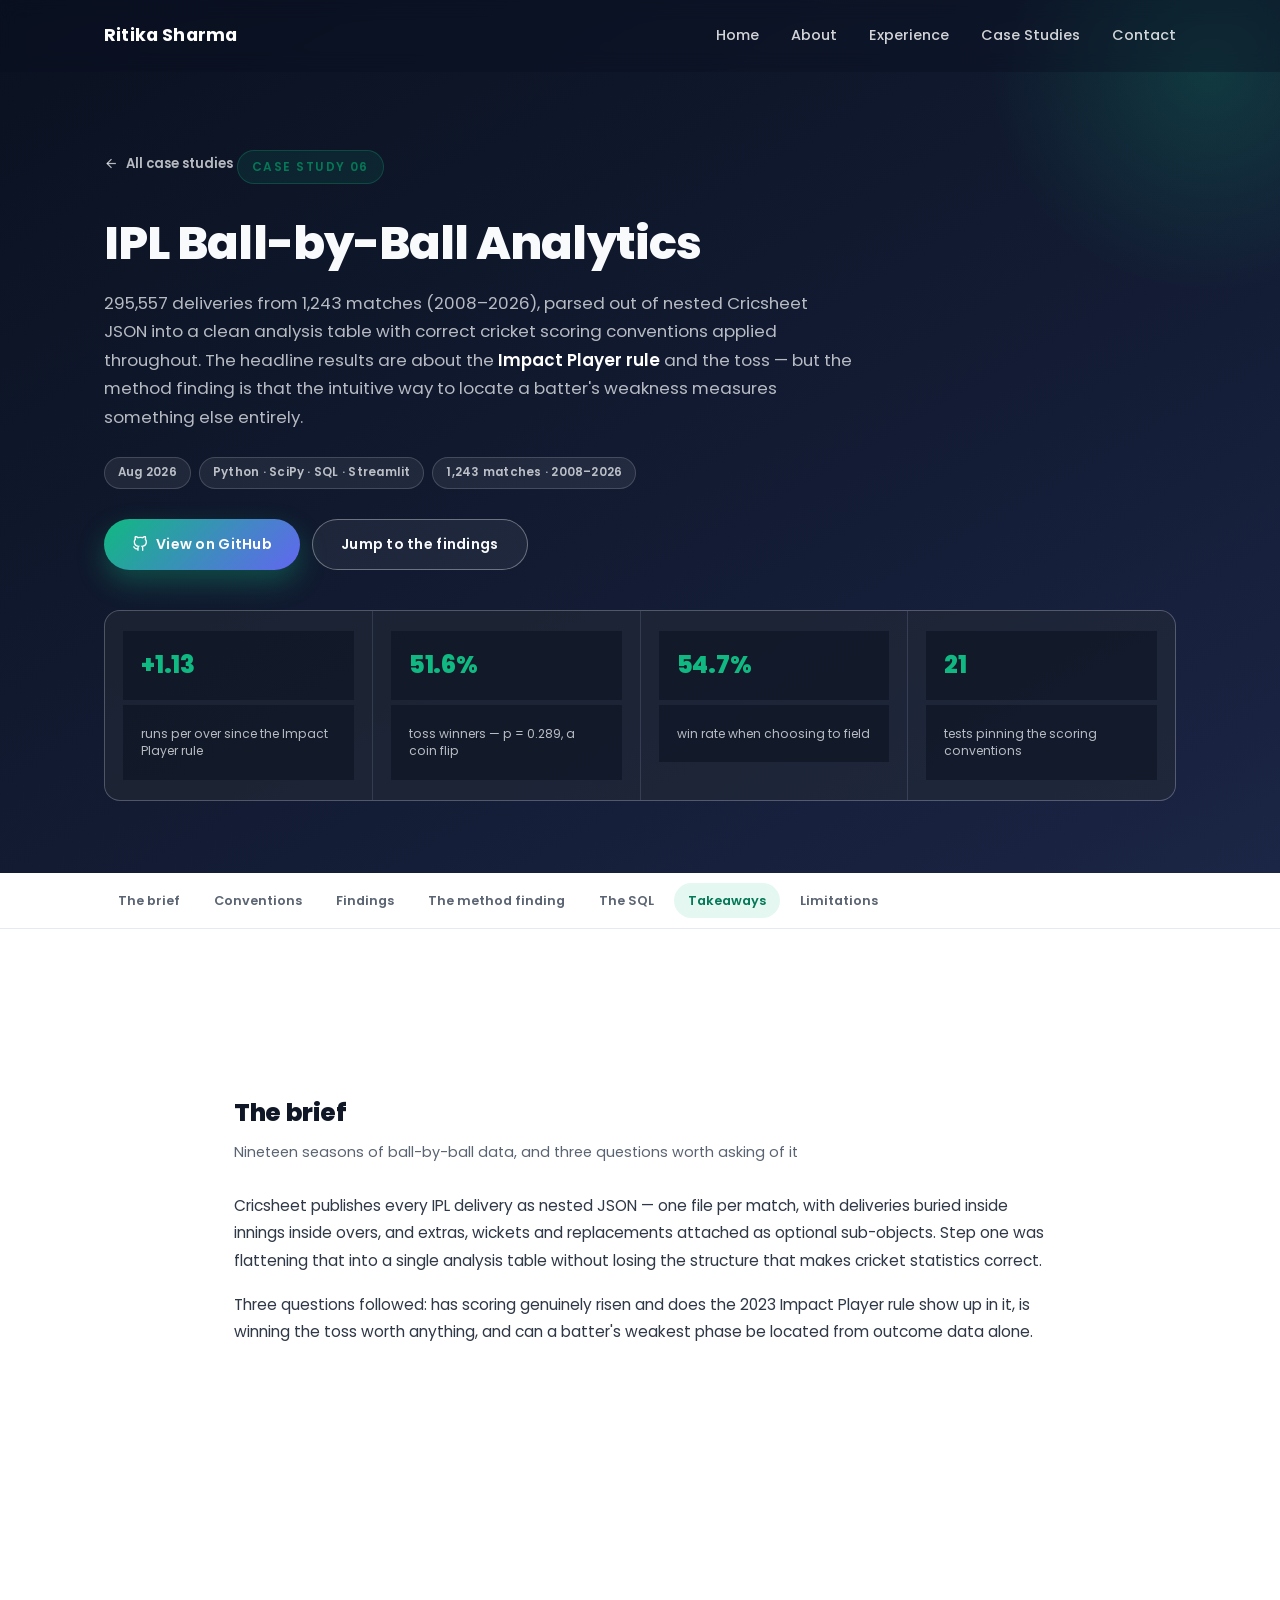
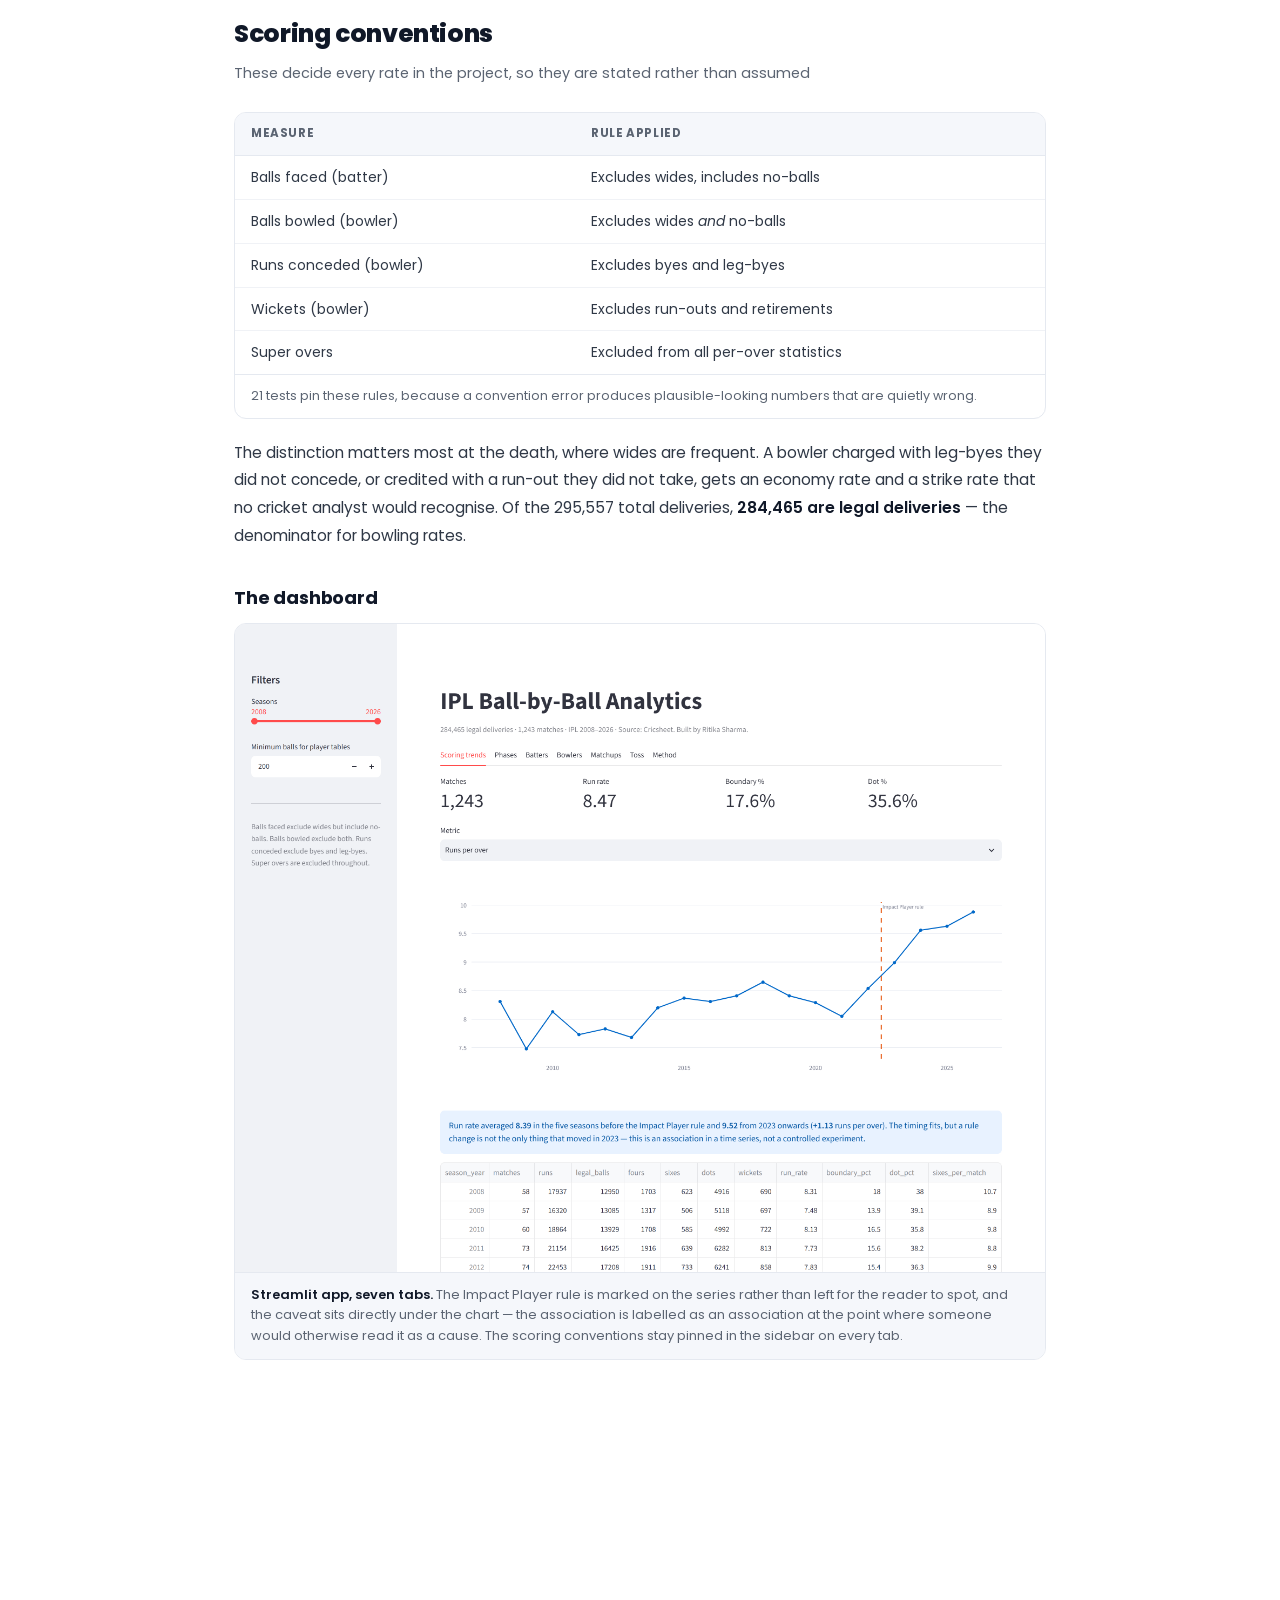
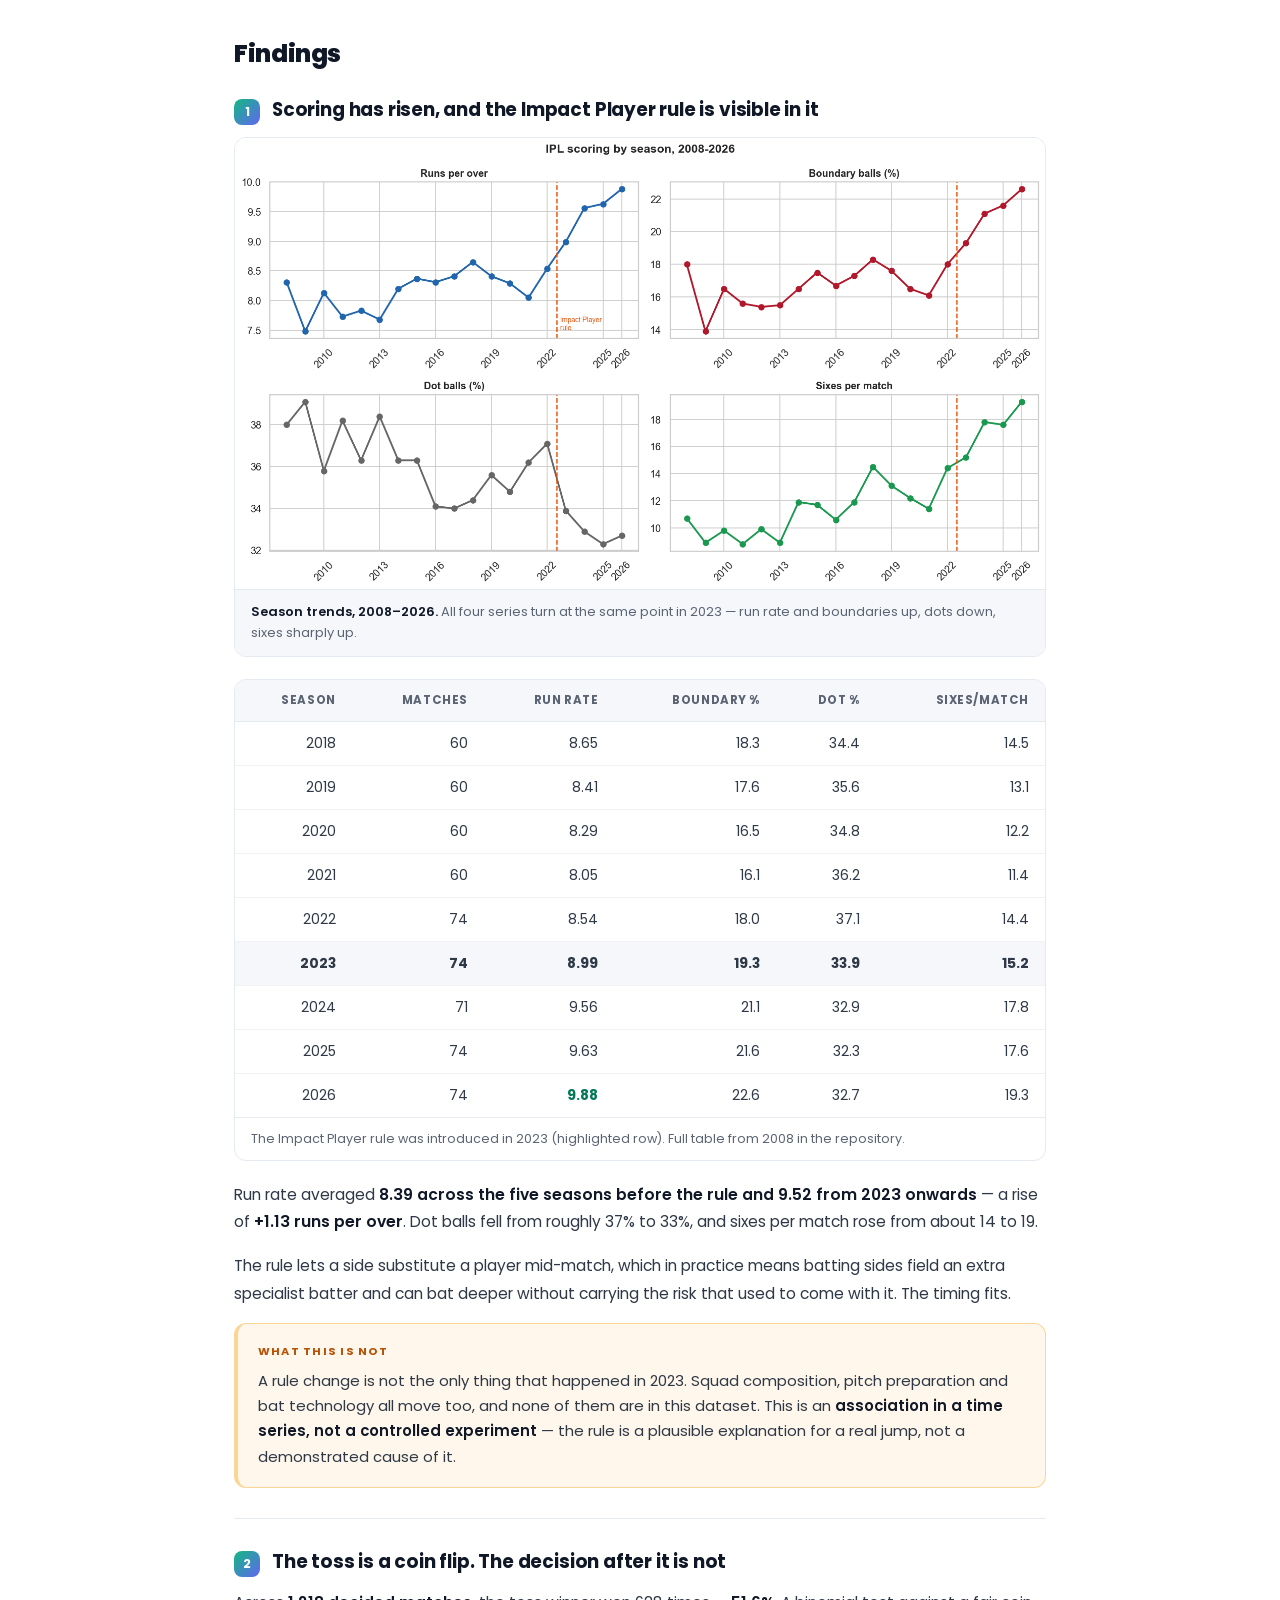
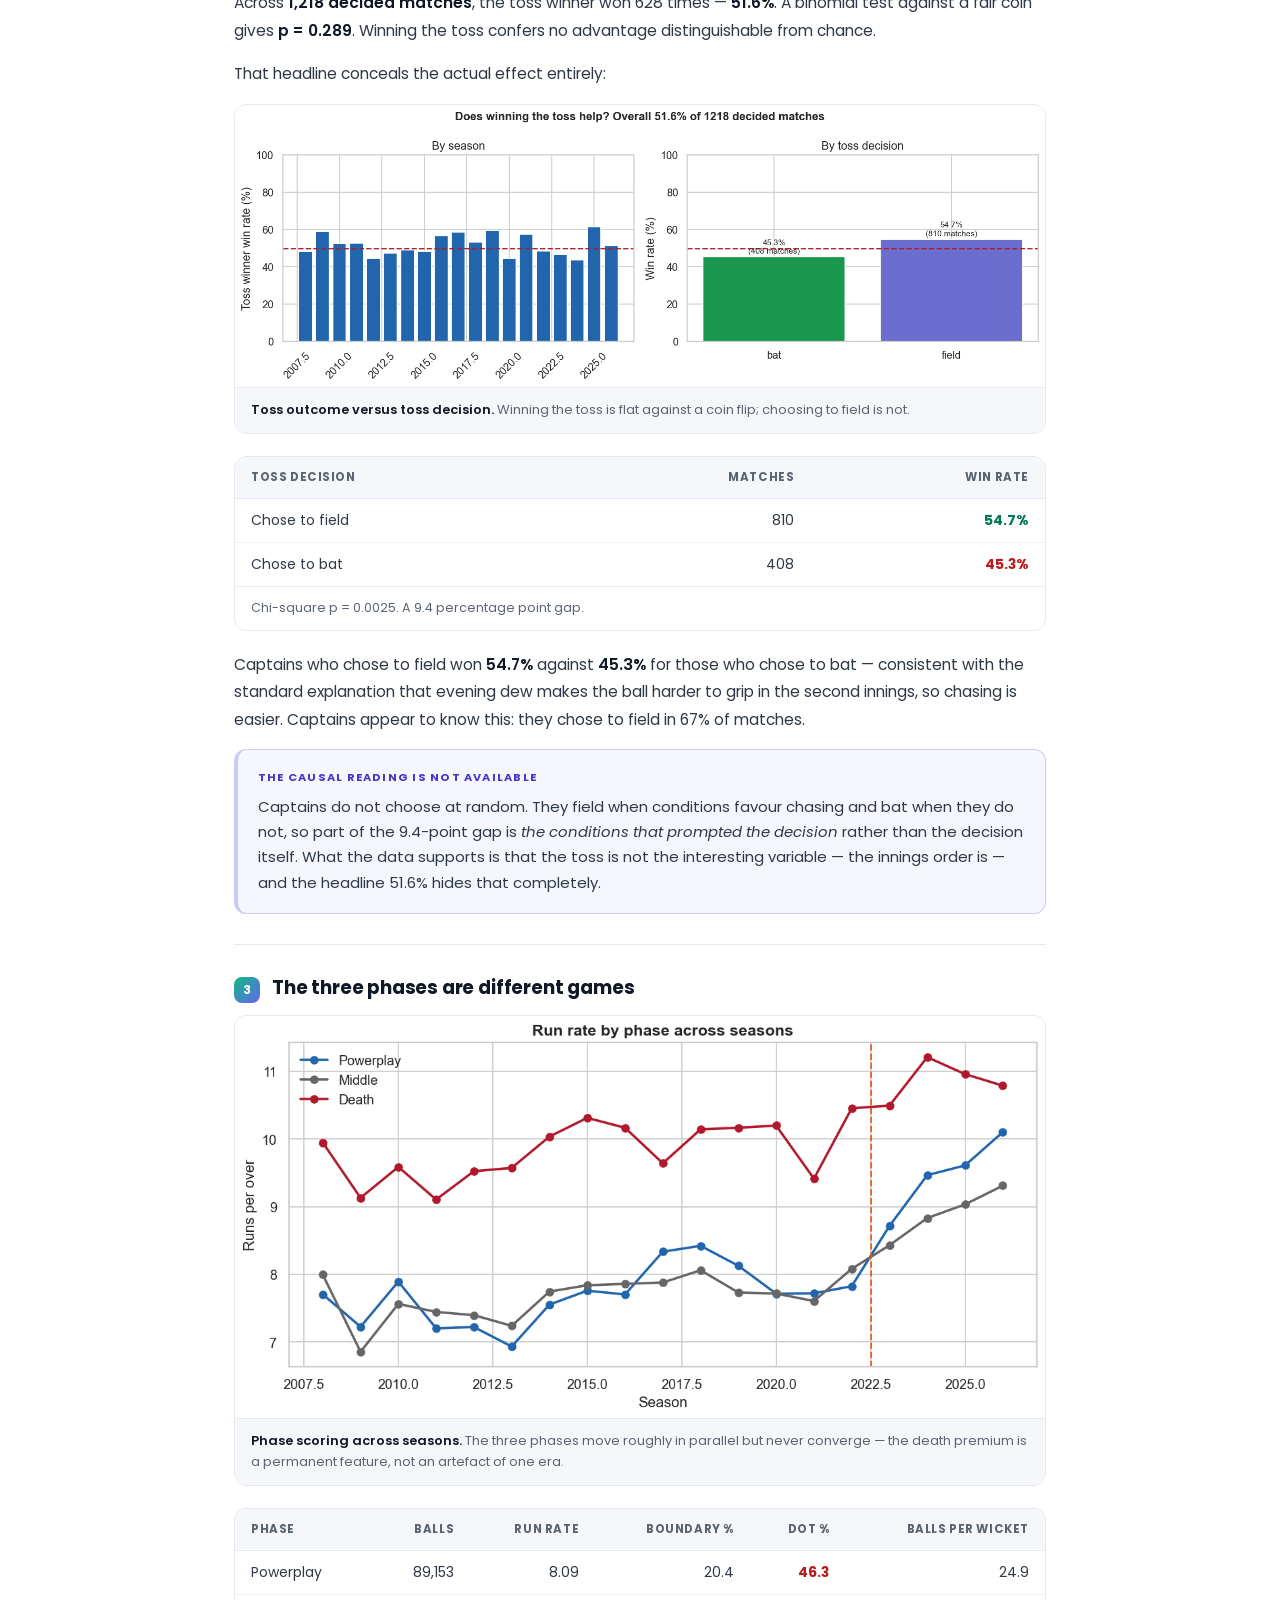
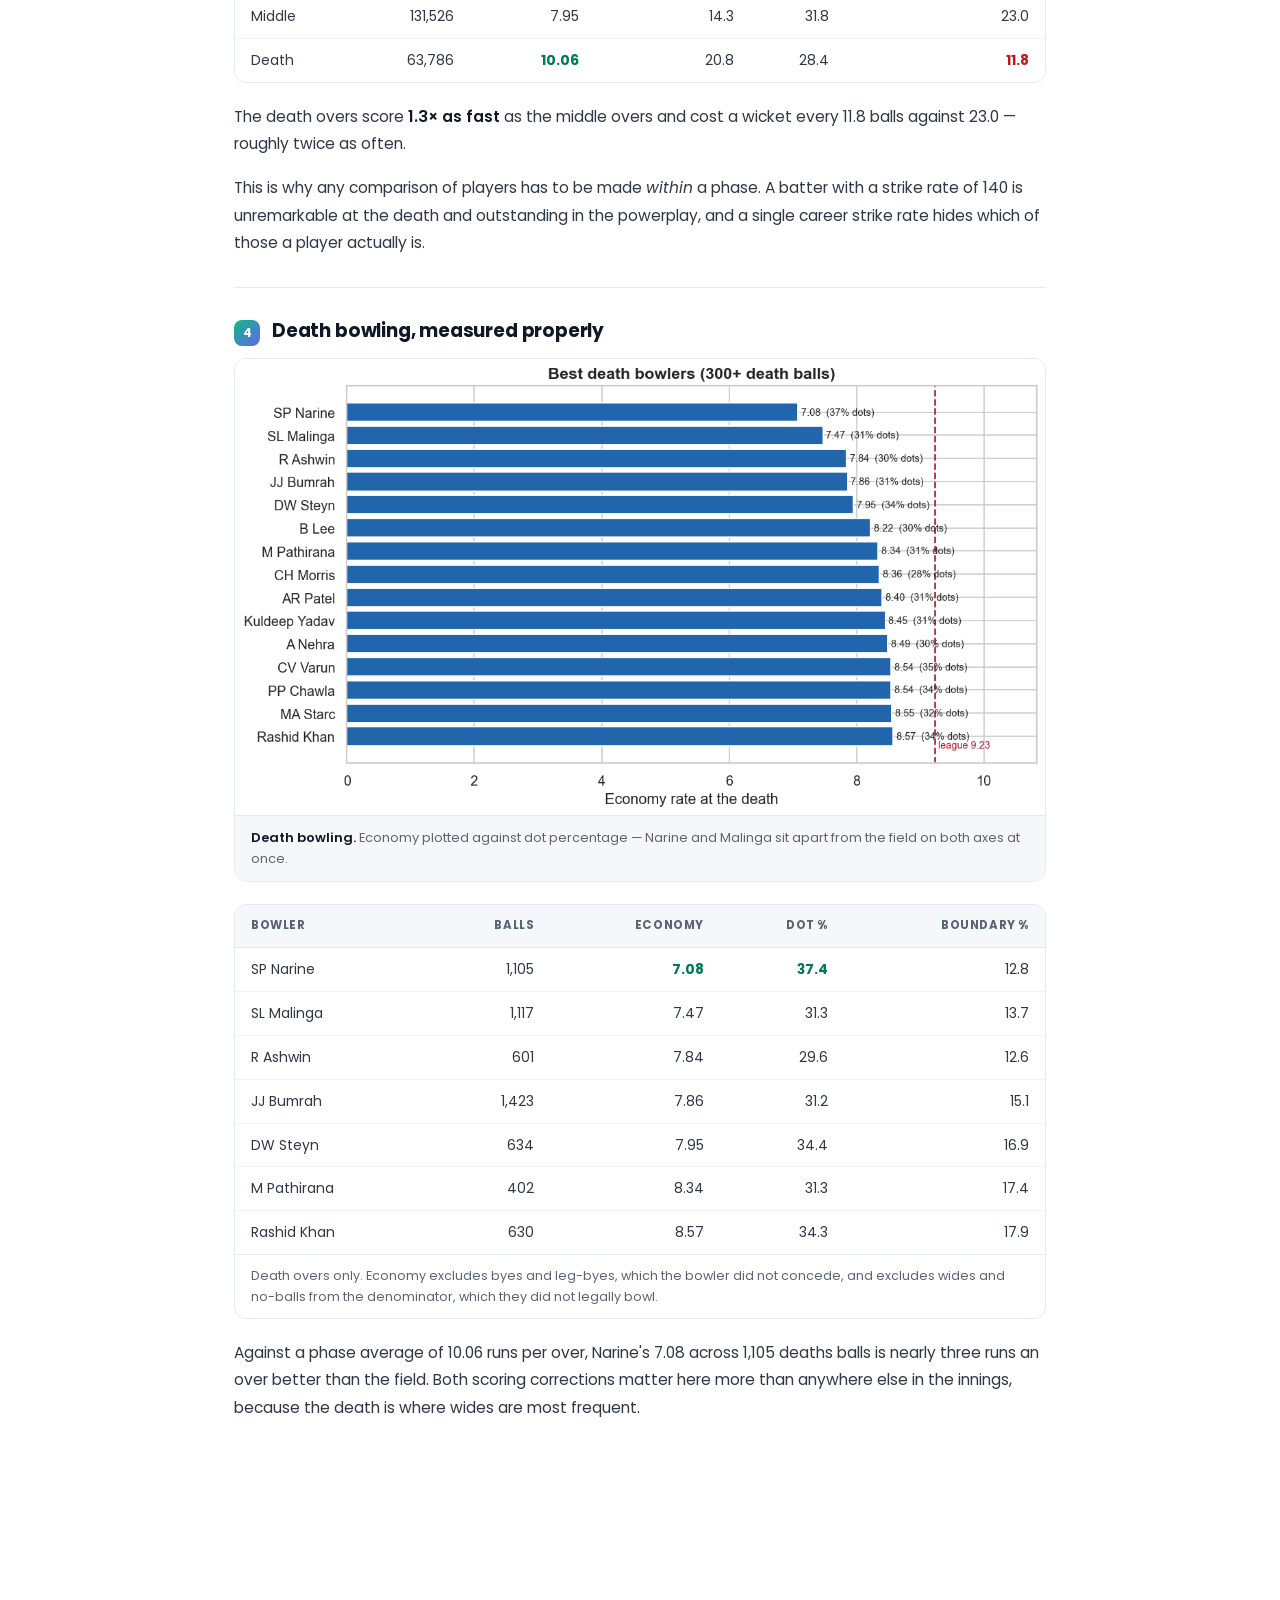
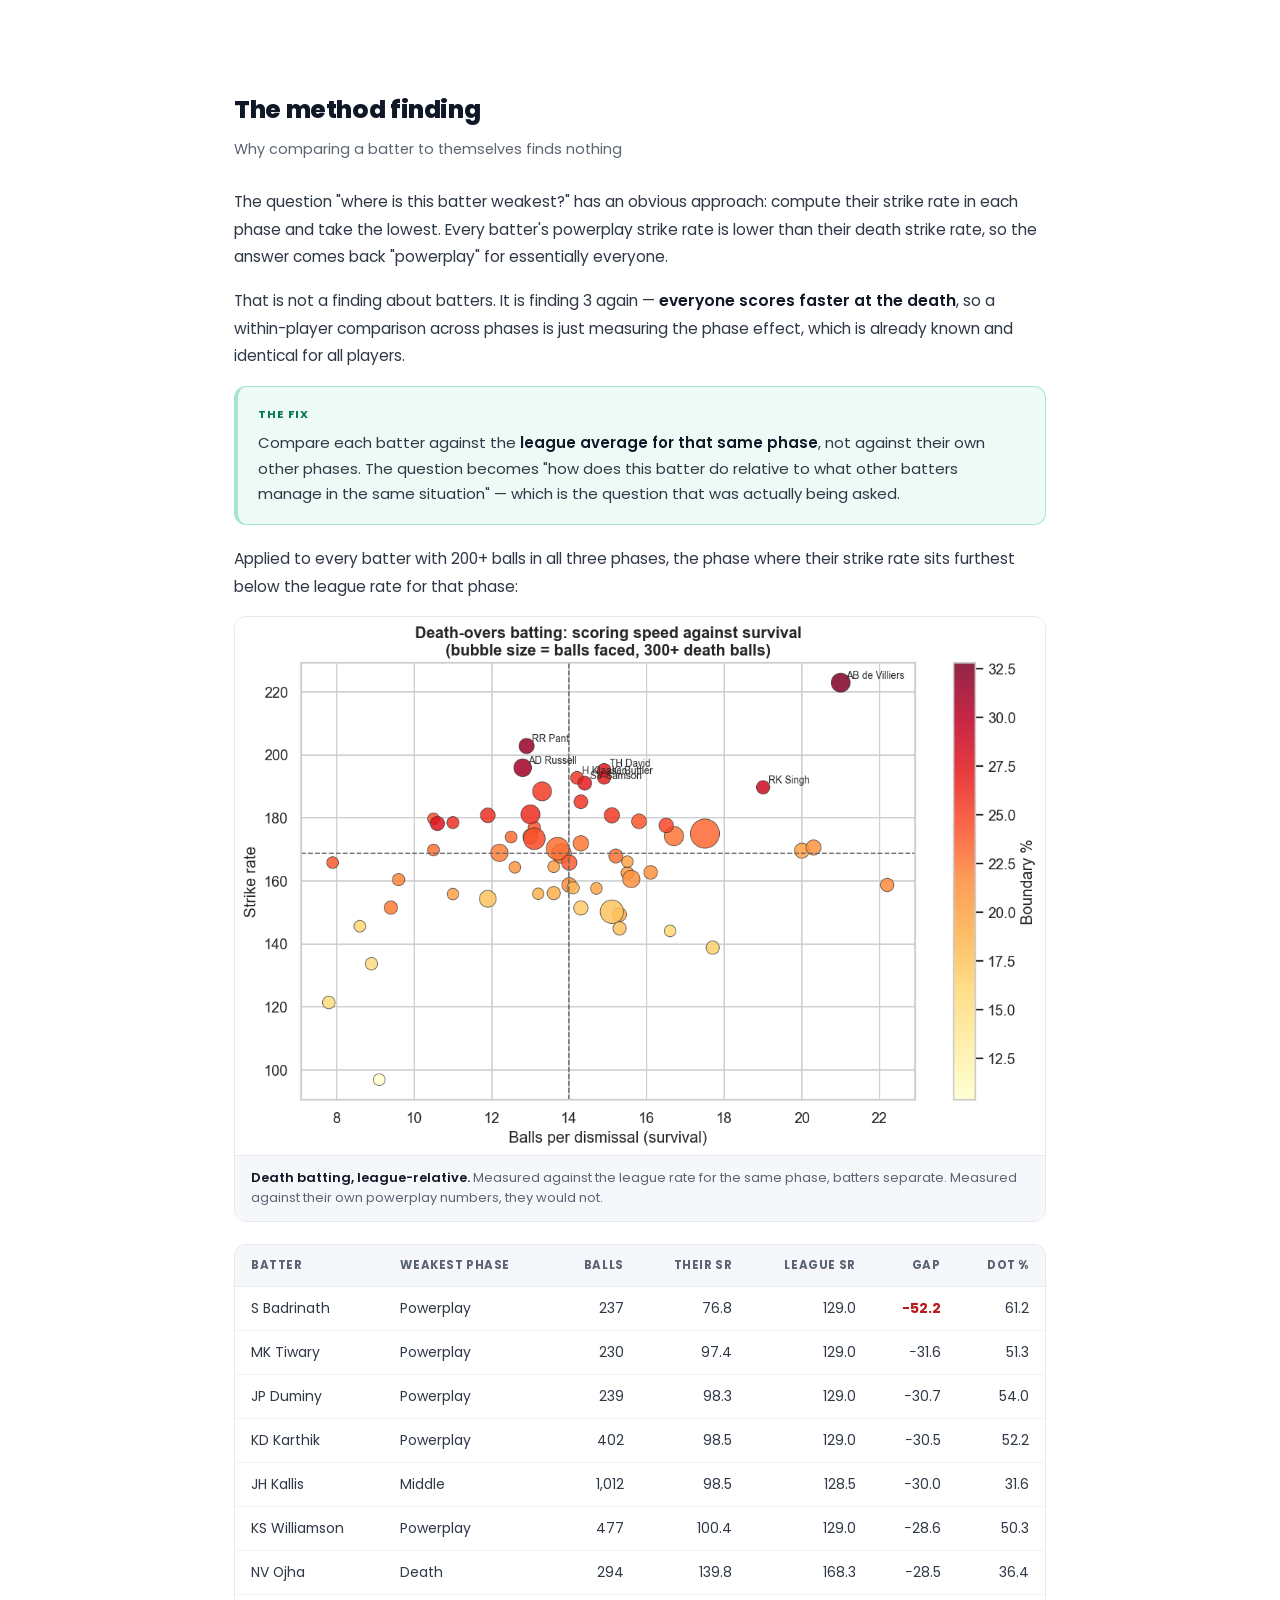
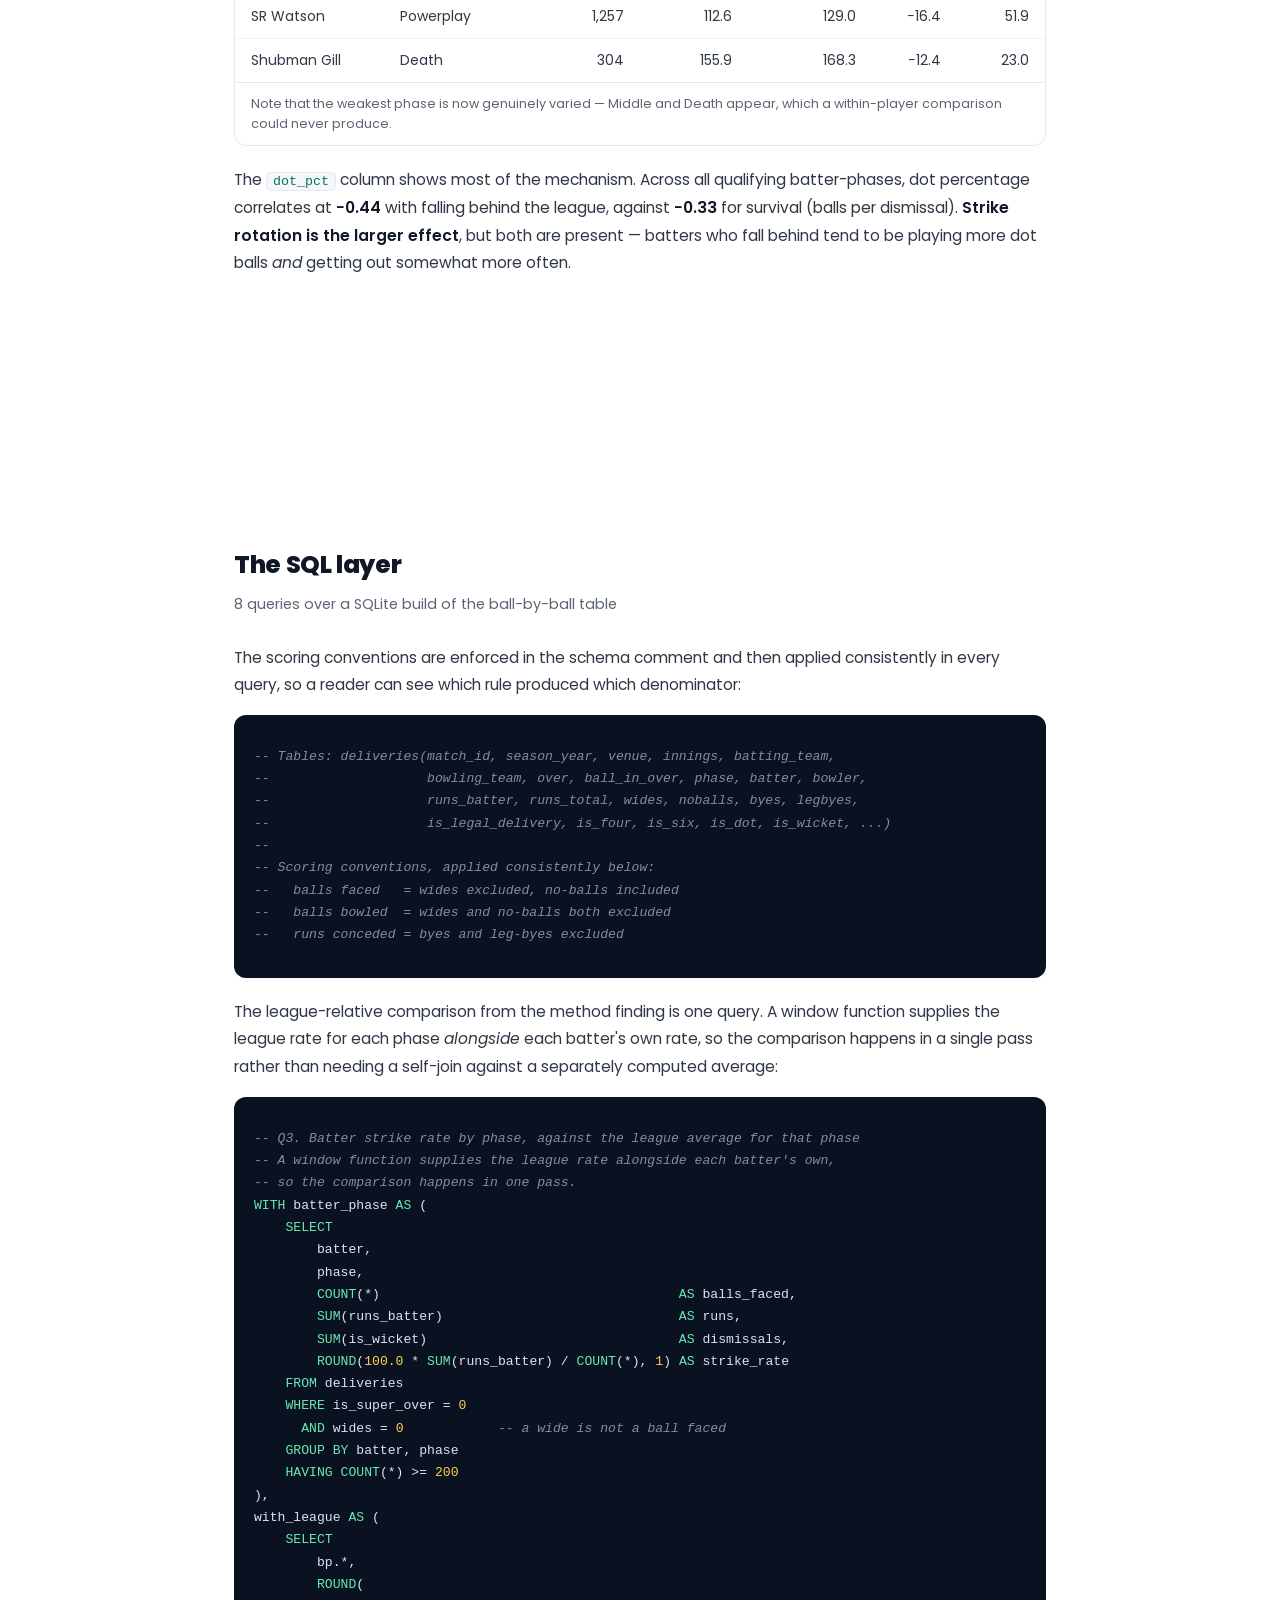
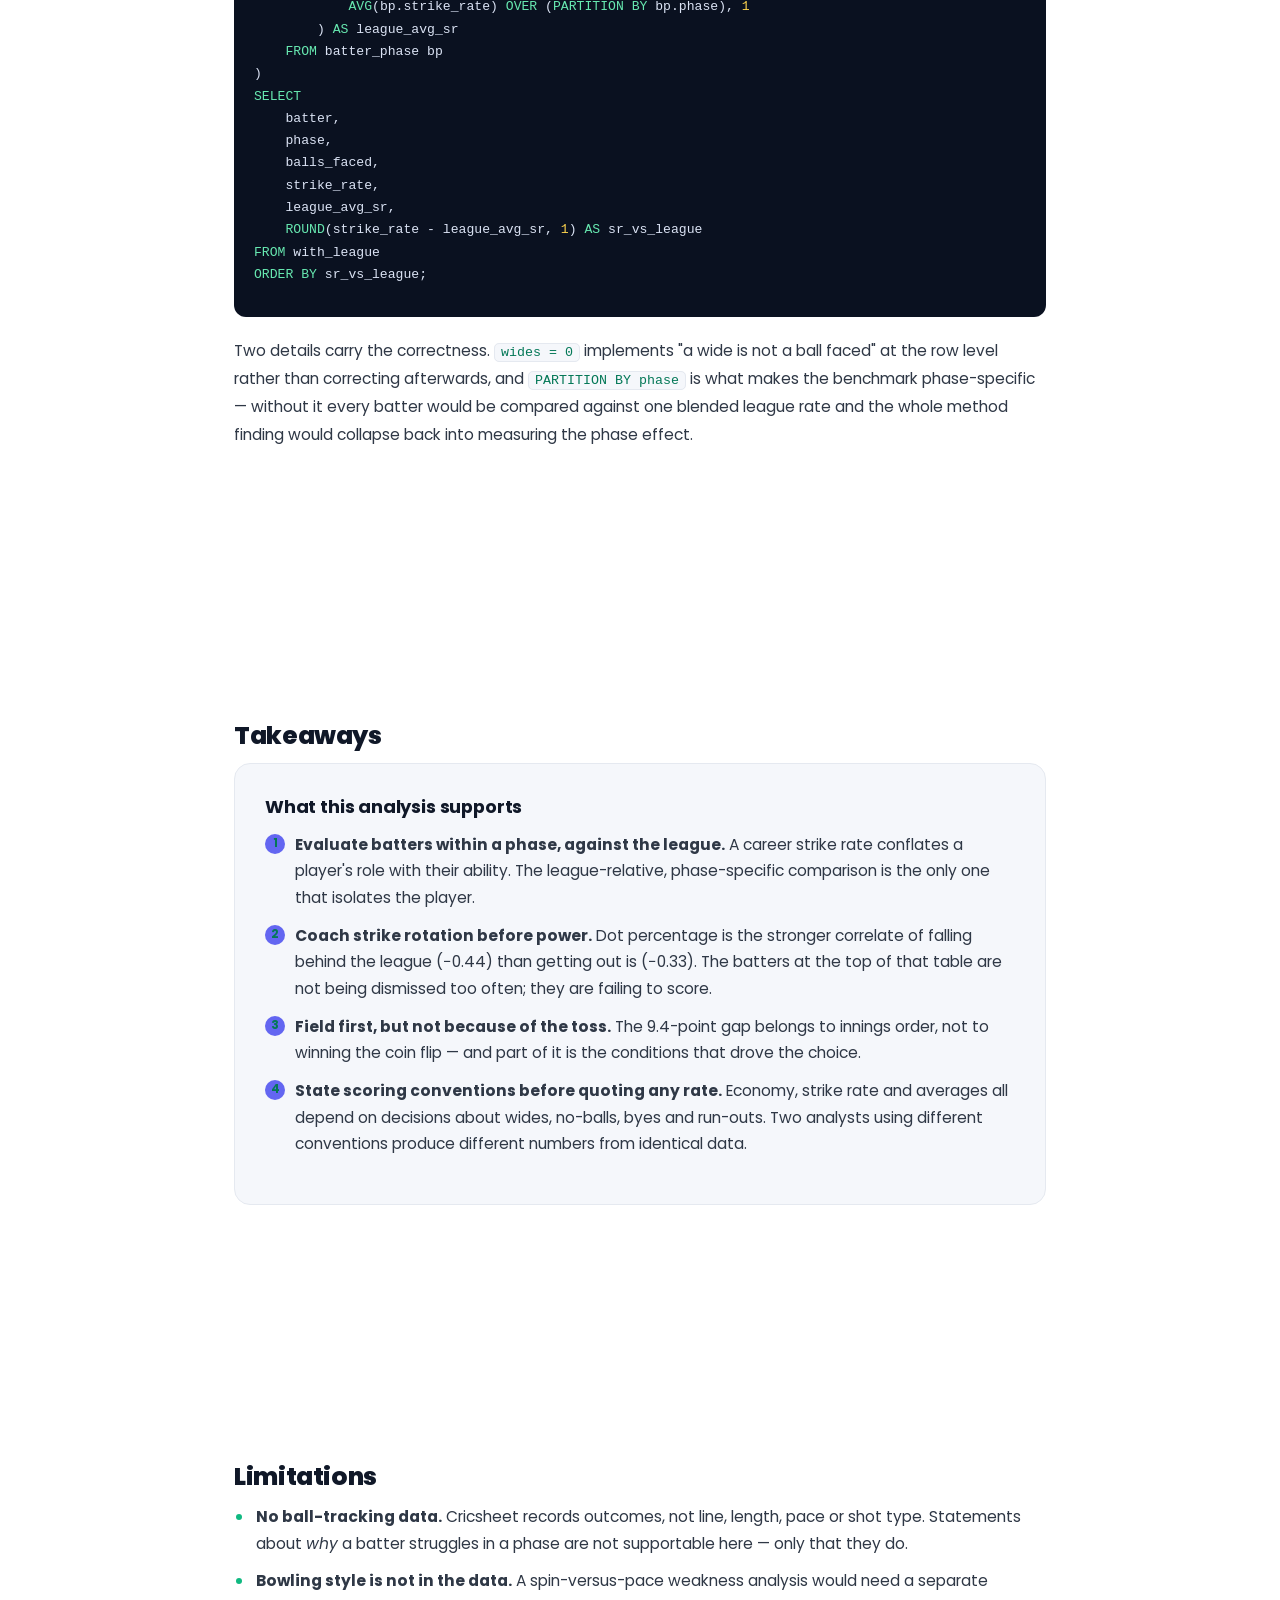
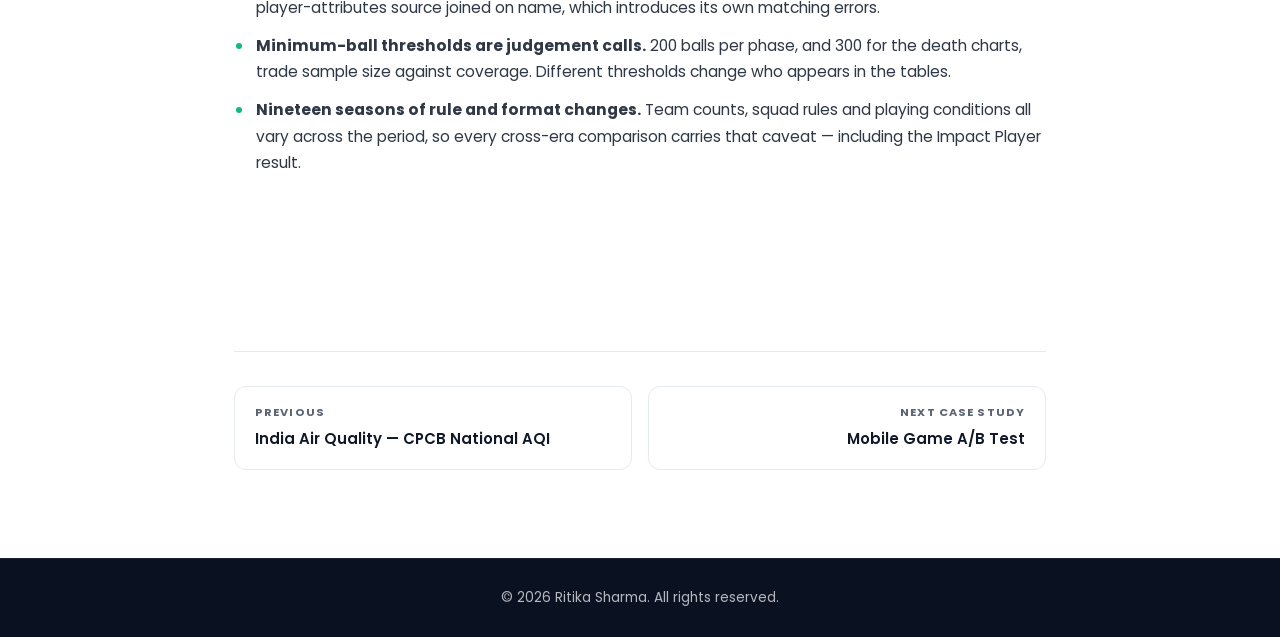
<file: case-studies/ipl-analytics.html>
<!DOCTYPE html>
<html lang="en">
<head>
  <meta charset="utf-8">
  <title>IPL Ball-by-Ball Analytics — Case Study | Ritika Sharma</title>
  <meta name="viewport" content="width=device-width, initial-scale=1">
  <meta name="description" content="295,557 IPL deliveries parsed from nested JSON. The Impact Player rule is worth +1.13 runs per over, the toss is a coin flip but the decision after it is not, and comparing a batter to themselves measures the wrong thing.">
  <link rel="preconnect" href="https://fonts.googleapis.com">
  <link href="https://fonts.googleapis.com/css?family=Poppins:400,500,600,700,800" rel="stylesheet">
  <link rel="stylesheet" href="../css/main.css?v=6">
  <link rel="stylesheet" href="../css/case-study.css?v=1">
</head>
<body>

  <nav id="nav">
    <div class="wrap">
      <a href="../index.html" class="logo">Ritika Sharma</a>
      <div class="nav-links">
        <a href="../index.html">Home</a>
        <a href="../index.html#about">About</a>
        <a href="../index.html#experience">Experience</a>
        <a href="index.html">Case Studies</a>
        <a href="../index.html#contact">Contact</a>
      </div>
      <button class="nav-toggle" id="navToggle" aria-label="Toggle menu">
        <span></span><span></span><span></span>
      </button>
    </div>
  </nav>

  <main>
    <header class="cs-hero">
      <div class="wrap">
        <a href="index.html" class="cs-back">
          <svg viewBox="0 0 24 24" fill="none" stroke="currentColor" stroke-width="2"><line x1="19" y1="12" x2="5" y2="12"/><polyline points="12 19 5 12 12 5"/></svg>
          All case studies
        </a>
        <span class="eyebrow">Case Study 06</span>
        <h1>IPL Ball-by-Ball Analytics</h1>
        <p class="cs-lede">295,557 deliveries from 1,243 matches (2008–2026), parsed out of nested Cricsheet JSON into a clean analysis table with correct cricket scoring conventions applied throughout. The headline results are about the <strong>Impact Player rule</strong> and the toss — but the method finding is that the intuitive way to locate a batter's weakness measures something else entirely.</p>
        <div class="cs-meta">
          <span>Aug 2026</span>
          <span>Python · SciPy · SQL · Streamlit</span>
          <span>1,243 matches · 2008–2026</span>
        </div>
        <div class="cs-hero-actions">
          <a href="https://github.com/Ritikasharma2004/ipl-analytics" class="btn btn-primary" target="_blank" rel="noopener">
            <svg viewBox="0 0 24 24" fill="none" stroke="currentColor" stroke-width="2"><path d="M9 19c-5 1.5-5-2.5-7-3m14 6v-3.87a3.37 3.37 0 0 0-.94-2.61c3.14-.35 6.44-1.54 6.44-7A5.44 5.44 0 0 0 20 4.77 5.07 5.07 0 0 0 19.91 1S18.73.65 16 2.48a13.38 13.38 0 0 0-7 0C6.27.65 5.09 1 5.09 1A5.07 5.07 0 0 0 5 4.77a5.44 5.44 0 0 0-1.5 3.78c0 5.42 3.3 6.61 6.44 7A3.37 3.37 0 0 0 9 18.13V22"/></svg>
            View on GitHub
          </a>
          <a href="#findings" class="btn btn-ghost">Jump to the findings</a>
        </div>
        <div class="stat-strip">
          <div><div class="num">+1.13</div><div class="label">runs per over since the Impact Player rule</div></div>
          <div><div class="num">51.6%</div><div class="label">toss winners — p = 0.289, a coin flip</div></div>
          <div><div class="num">54.7%</div><div class="label">win rate when choosing to field</div></div>
          <div><div class="num">21</div><div class="label">tests pinning the scoring conventions</div></div>
        </div>
      </div>
    </header>

    <div class="cs-nav">
      <div class="wrap">
        <a href="#brief">The brief</a>
        <a href="#conventions">Conventions</a>
        <a href="#findings">Findings</a>
        <a href="#method">The method finding</a>
        <a href="#sql">The SQL</a>
        <a href="#recommend">Takeaways</a>
        <a href="#limits">Limitations</a>
      </div>
    </div>

    <div class="cs-body">
      <div class="wrap">

        <section class="cs-section" id="brief">
          <h2>The brief</h2>
          <p class="sub">Nineteen seasons of ball-by-ball data, and three questions worth asking of it</p>
          <p>Cricsheet publishes every IPL delivery as nested JSON — one file per match, with deliveries buried inside innings inside overs, and extras, wickets and replacements attached as optional sub-objects. Step one was flattening that into a single analysis table without losing the structure that makes cricket statistics correct.</p>
          <p>Three questions followed: has scoring genuinely risen and does the 2023 Impact Player rule show up in it, is winning the toss worth anything, and can a batter's weakest phase be located from outcome data alone.</p>
        </section>

        <section class="cs-section" id="conventions">
          <h2>Scoring conventions</h2>
          <p class="sub">These decide every rate in the project, so they are stated rather than assumed</p>
          <div class="cs-table">
            <table>
              <thead><tr><th>Measure</th><th>Rule applied</th></tr></thead>
              <tbody>
                <tr><td>Balls faced (batter)</td><td>Excludes wides, includes no-balls</td></tr>
                <tr><td>Balls bowled (bowler)</td><td>Excludes wides <em>and</em> no-balls</td></tr>
                <tr><td>Runs conceded (bowler)</td><td>Excludes byes and leg-byes</td></tr>
                <tr><td>Wickets (bowler)</td><td>Excludes run-outs and retirements</td></tr>
                <tr><td>Super overs</td><td>Excluded from all per-over statistics</td></tr>
              </tbody>
              <caption>21 tests pin these rules, because a convention error produces plausible-looking numbers that are quietly wrong.</caption>
            </table>
          </div>
          <p>The distinction matters most at the death, where wides are frequent. A bowler charged with leg-byes they did not concede, or credited with a run-out they did not take, gets an economy rate and a strike rate that no cricket analyst would recognise. Of the 295,557 total deliveries, <strong>284,465 are legal deliveries</strong> — the denominator for bowling rates.</p>

          <h3>The dashboard</h3>
          <figure class="cs-figure">
            <img src="../images/case-studies/dashboards/ipl-analytics.png" alt="Streamlit dashboard showing IPL scoring trends with the Impact Player rule marked on the timeline" loading="lazy">
            <figcaption><strong>Streamlit app, seven tabs.</strong> The Impact Player rule is marked on the series rather than left for the reader to spot, and the caveat sits directly under the chart — the association is labelled as an association at the point where someone would otherwise read it as a cause. The scoring conventions stay pinned in the sidebar on every tab.</figcaption>
          </figure>
        </section>

        <section class="cs-section" id="findings">
          <h2>Findings</h2>

          <div class="finding">
            <h3><span class="n">1</span> Scoring has risen, and the Impact Player rule is visible in it</h3>
            <figure class="cs-figure">
              <img src="../images/case-studies/ipl-analytics/01_season_trends.png" alt="IPL run rate, boundary percentage, dot percentage and sixes per match by season, 2008 to 2026" loading="lazy">
              <figcaption><strong>Season trends, 2008–2026.</strong> All four series turn at the same point in 2023 — run rate and boundaries up, dots down, sixes sharply up.</figcaption>
            </figure>
            <div class="cs-table">
              <table>
                <thead><tr><th class="num">Season</th><th class="num">Matches</th><th class="num">Run rate</th><th class="num">Boundary %</th><th class="num">Dot %</th><th class="num">Sixes/match</th></tr></thead>
                <tbody>
                  <tr><td class="num">2018</td><td class="num">60</td><td class="num">8.65</td><td class="num">18.3</td><td class="num">34.4</td><td class="num">14.5</td></tr>
                  <tr><td class="num">2019</td><td class="num">60</td><td class="num">8.41</td><td class="num">17.6</td><td class="num">35.6</td><td class="num">13.1</td></tr>
                  <tr><td class="num">2020</td><td class="num">60</td><td class="num">8.29</td><td class="num">16.5</td><td class="num">34.8</td><td class="num">12.2</td></tr>
                  <tr><td class="num">2021</td><td class="num">60</td><td class="num">8.05</td><td class="num">16.1</td><td class="num">36.2</td><td class="num">11.4</td></tr>
                  <tr><td class="num">2022</td><td class="num">74</td><td class="num">8.54</td><td class="num">18.0</td><td class="num">37.1</td><td class="num">14.4</td></tr>
                  <tr class="total"><td class="num">2023</td><td class="num">74</td><td class="num">8.99</td><td class="num">19.3</td><td class="num">33.9</td><td class="num">15.2</td></tr>
                  <tr><td class="num">2024</td><td class="num">71</td><td class="num">9.56</td><td class="num">21.1</td><td class="num">32.9</td><td class="num">17.8</td></tr>
                  <tr><td class="num">2025</td><td class="num">74</td><td class="num">9.63</td><td class="num">21.6</td><td class="num">32.3</td><td class="num">17.6</td></tr>
                  <tr><td class="num">2026</td><td class="num">74</td><td class="num hi">9.88</td><td class="num">22.6</td><td class="num">32.7</td><td class="num">19.3</td></tr>
                </tbody>
                <caption>The Impact Player rule was introduced in 2023 (highlighted row). Full table from 2008 in the repository.</caption>
              </table>
            </div>
            <p>Run rate averaged <strong>8.39 across the five seasons before the rule and 9.52 from 2023 onwards</strong> — a rise of <strong>+1.13 runs per over</strong>. Dot balls fell from roughly 37% to 33%, and sixes per match rose from about 14 to 19.</p>
            <p>The rule lets a side substitute a player mid-match, which in practice means batting sides field an extra specialist batter and can bat deeper without carrying the risk that used to come with it. The timing fits.</p>
            <div class="callout callout-warn">
              <span class="callout-title">What this is not</span>
              <p>A rule change is not the only thing that happened in 2023. Squad composition, pitch preparation and bat technology all move too, and none of them are in this dataset. This is an <strong>association in a time series, not a controlled experiment</strong> — the rule is a plausible explanation for a real jump, not a demonstrated cause of it.</p>
            </div>
          </div>

          <div class="finding">
            <h3><span class="n">2</span> The toss is a coin flip. The decision after it is not</h3>
            <p>Across <strong>1,218 decided matches</strong>, the toss winner won 628 times — <strong>51.6%</strong>. A binomial test against a fair coin gives <strong>p = 0.289</strong>. Winning the toss confers no advantage distinguishable from chance.</p>
            <p>That headline conceals the actual effect entirely:</p>
            <figure class="cs-figure">
              <img src="../images/case-studies/ipl-analytics/05_toss.png" alt="IPL toss winner win rate against the win rate by toss decision" loading="lazy">
              <figcaption><strong>Toss outcome versus toss decision.</strong> Winning the toss is flat against a coin flip; choosing to field is not.</figcaption>
            </figure>
            <div class="cs-table">
              <table>
                <thead><tr><th>Toss decision</th><th class="num">Matches</th><th class="num">Win rate</th></tr></thead>
                <tbody>
                  <tr><td>Chose to field</td><td class="num">810</td><td class="num hi">54.7%</td></tr>
                  <tr><td>Chose to bat</td><td class="num">408</td><td class="num lo">45.3%</td></tr>
                </tbody>
                <caption>Chi-square p = 0.0025. A 9.4 percentage point gap.</caption>
              </table>
            </div>
            <p>Captains who chose to field won <strong>54.7%</strong> against <strong>45.3%</strong> for those who chose to bat — consistent with the standard explanation that evening dew makes the ball harder to grip in the second innings, so chasing is easier. Captains appear to know this: they chose to field in 67% of matches.</p>
            <div class="callout callout-note">
              <span class="callout-title">The causal reading is not available</span>
              <p>Captains do not choose at random. They field when conditions favour chasing and bat when they do not, so part of the 9.4-point gap is <em>the conditions that prompted the decision</em> rather than the decision itself. What the data supports is that the toss is not the interesting variable — the innings order is — and the headline 51.6% hides that completely.</p>
            </div>
          </div>

          <div class="finding">
            <h3><span class="n">3</span> The three phases are different games</h3>
            <figure class="cs-figure">
              <img src="../images/case-studies/ipl-analytics/02_phase_evolution.png" alt="Evolution of IPL powerplay, middle and death over scoring rates across seasons" loading="lazy">
              <figcaption><strong>Phase scoring across seasons.</strong> The three phases move roughly in parallel but never converge — the death premium is a permanent feature, not an artefact of one era.</figcaption>
            </figure>
            <div class="cs-table">
              <table>
                <thead><tr><th>Phase</th><th class="num">Balls</th><th class="num">Run rate</th><th class="num">Boundary %</th><th class="num">Dot %</th><th class="num">Balls per wicket</th></tr></thead>
                <tbody>
                  <tr><td>Powerplay</td><td class="num">89,153</td><td class="num">8.09</td><td class="num">20.4</td><td class="num lo">46.3</td><td class="num">24.9</td></tr>
                  <tr><td>Middle</td><td class="num">131,526</td><td class="num">7.95</td><td class="num">14.3</td><td class="num">31.8</td><td class="num">23.0</td></tr>
                  <tr><td>Death</td><td class="num">63,786</td><td class="num hi">10.06</td><td class="num">20.8</td><td class="num">28.4</td><td class="num lo">11.8</td></tr>
                </tbody>
              </table>
            </div>
            <p>The death overs score <strong>1.3× as fast</strong> as the middle overs and cost a wicket every 11.8 balls against 23.0 — roughly twice as often.</p>
            <p>This is why any comparison of players has to be made <em>within</em> a phase. A batter with a strike rate of 140 is unremarkable at the death and outstanding in the powerplay, and a single career strike rate hides which of those a player actually is.</p>
          </div>

          <div class="finding">
            <h3><span class="n">4</span> Death bowling, measured properly</h3>
            <figure class="cs-figure">
              <img src="../images/case-studies/ipl-analytics/04_death_bowling.png" alt="Economy rate and dot ball percentage for the best IPL death bowlers" loading="lazy">
              <figcaption><strong>Death bowling.</strong> Economy plotted against dot percentage — Narine and Malinga sit apart from the field on both axes at once.</figcaption>
            </figure>
            <div class="cs-table">
              <table>
                <thead><tr><th>Bowler</th><th class="num">Balls</th><th class="num">Economy</th><th class="num">Dot %</th><th class="num">Boundary %</th></tr></thead>
                <tbody>
                  <tr><td>SP Narine</td><td class="num">1,105</td><td class="num hi">7.08</td><td class="num hi">37.4</td><td class="num">12.8</td></tr>
                  <tr><td>SL Malinga</td><td class="num">1,117</td><td class="num">7.47</td><td class="num">31.3</td><td class="num">13.7</td></tr>
                  <tr><td>R Ashwin</td><td class="num">601</td><td class="num">7.84</td><td class="num">29.6</td><td class="num">12.6</td></tr>
                  <tr><td>JJ Bumrah</td><td class="num">1,423</td><td class="num">7.86</td><td class="num">31.2</td><td class="num">15.1</td></tr>
                  <tr><td>DW Steyn</td><td class="num">634</td><td class="num">7.95</td><td class="num">34.4</td><td class="num">16.9</td></tr>
                  <tr><td>M Pathirana</td><td class="num">402</td><td class="num">8.34</td><td class="num">31.3</td><td class="num">17.4</td></tr>
                  <tr><td>Rashid Khan</td><td class="num">630</td><td class="num">8.57</td><td class="num">34.3</td><td class="num">17.9</td></tr>
                </tbody>
                <caption>Death overs only. Economy excludes byes and leg-byes, which the bowler did not concede, and excludes wides and no-balls from the denominator, which they did not legally bowl.</caption>
              </table>
            </div>
            <p>Against a phase average of 10.06 runs per over, Narine's 7.08 across 1,105 deaths balls is nearly three runs an over better than the field. Both scoring corrections matter here more than anywhere else in the innings, because the death is where wides are most frequent.</p>
          </div>
        </section>

        <section class="cs-section" id="method">
          <h2>The method finding</h2>
          <p class="sub">Why comparing a batter to themselves finds nothing</p>
          <p>The question "where is this batter weakest?" has an obvious approach: compute their strike rate in each phase and take the lowest. Every batter's powerplay strike rate is lower than their death strike rate, so the answer comes back "powerplay" for essentially everyone.</p>
          <p>That is not a finding about batters. It is finding 3 again — <strong>everyone scores faster at the death</strong>, so a within-player comparison across phases is just measuring the phase effect, which is already known and identical for all players.</p>
          <div class="callout callout-key">
            <span class="callout-title">The fix</span>
            <p>Compare each batter against the <strong>league average for that same phase</strong>, not against their own other phases. The question becomes "how does this batter do relative to what other batters manage in the same situation" — which is the question that was actually being asked.</p>
          </div>
          <p>Applied to every batter with 200+ balls in all three phases, the phase where their strike rate sits furthest below the league rate for that phase:</p>
          <figure class="cs-figure">
            <img src="../images/case-studies/ipl-analytics/03_death_batting.png" alt="IPL batter strike rate at the death measured against the league average for that phase" loading="lazy">
            <figcaption><strong>Death batting, league-relative.</strong> Measured against the league rate for the same phase, batters separate. Measured against their own powerplay numbers, they would not.</figcaption>
          </figure>
          <div class="cs-table">
            <table>
              <thead><tr><th>Batter</th><th>Weakest phase</th><th class="num">Balls</th><th class="num">Their SR</th><th class="num">League SR</th><th class="num">Gap</th><th class="num">Dot %</th></tr></thead>
              <tbody>
                <tr><td>S Badrinath</td><td>Powerplay</td><td class="num">237</td><td class="num">76.8</td><td class="num">129.0</td><td class="num lo">−52.2</td><td class="num">61.2</td></tr>
                <tr><td>MK Tiwary</td><td>Powerplay</td><td class="num">230</td><td class="num">97.4</td><td class="num">129.0</td><td class="num">−31.6</td><td class="num">51.3</td></tr>
                <tr><td>JP Duminy</td><td>Powerplay</td><td class="num">239</td><td class="num">98.3</td><td class="num">129.0</td><td class="num">−30.7</td><td class="num">54.0</td></tr>
                <tr><td>KD Karthik</td><td>Powerplay</td><td class="num">402</td><td class="num">98.5</td><td class="num">129.0</td><td class="num">−30.5</td><td class="num">52.2</td></tr>
                <tr><td>JH Kallis</td><td>Middle</td><td class="num">1,012</td><td class="num">98.5</td><td class="num">128.5</td><td class="num">−30.0</td><td class="num">31.6</td></tr>
                <tr><td>KS Williamson</td><td>Powerplay</td><td class="num">477</td><td class="num">100.4</td><td class="num">129.0</td><td class="num">−28.6</td><td class="num">50.3</td></tr>
                <tr><td>NV Ojha</td><td>Death</td><td class="num">294</td><td class="num">139.8</td><td class="num">168.3</td><td class="num">−28.5</td><td class="num">36.4</td></tr>
                <tr><td>SR Watson</td><td>Powerplay</td><td class="num">1,257</td><td class="num">112.6</td><td class="num">129.0</td><td class="num">−16.4</td><td class="num">51.9</td></tr>
                <tr><td>Shubman Gill</td><td>Death</td><td class="num">304</td><td class="num">155.9</td><td class="num">168.3</td><td class="num">−12.4</td><td class="num">23.0</td></tr>
              </tbody>
              <caption>Note that the weakest phase is now genuinely varied — Middle and Death appear, which a within-player comparison could never produce.</caption>
            </table>
          </div>
          <p>The <code class="inline">dot_pct</code> column shows most of the mechanism. Across all qualifying batter-phases, dot percentage correlates at <strong>−0.44</strong> with falling behind the league, against <strong>−0.33</strong> for survival (balls per dismissal). <strong>Strike rotation is the larger effect</strong>, but both are present — batters who fall behind tend to be playing more dot balls <em>and</em> getting out somewhat more often.</p>
        </section>

        <section class="cs-section" id="sql">
          <h2>The SQL layer</h2>
          <p class="sub">8 queries over a SQLite build of the ball-by-ball table</p>
          <p>The scoring conventions are enforced in the schema comment and then applied consistently in every query, so a reader can see which rule produced which denominator:</p>
          <div class="cs-code"><pre><span class="c">-- Tables: deliveries(match_id, season_year, venue, innings, batting_team,
--                    bowling_team, over, ball_in_over, phase, batter, bowler,
--                    runs_batter, runs_total, wides, noballs, byes, legbyes,
--                    is_legal_delivery, is_four, is_six, is_dot, is_wicket, ...)
--
-- Scoring conventions, applied consistently below:
--   balls faced   = wides excluded, no-balls included
--   balls bowled  = wides and no-balls both excluded
--   runs conceded = byes and leg-byes excluded</span></pre></div>
          <p>The league-relative comparison from the method finding is one query. A window function supplies the league rate for each phase <em>alongside</em> each batter's own rate, so the comparison happens in a single pass rather than needing a self-join against a separately computed average:</p>
          <div class="cs-code"><pre><span class="c">-- Q3. Batter strike rate by phase, against the league average for that phase
-- A window function supplies the league rate alongside each batter's own,
-- so the comparison happens in one pass.</span>
<span class="k">WITH</span> batter_phase <span class="k">AS</span> (
    <span class="k">SELECT</span>
        batter,
        phase,
        <span class="k">COUNT</span>(*)                                      <span class="k">AS</span> balls_faced,
        <span class="k">SUM</span>(runs_batter)                              <span class="k">AS</span> runs,
        <span class="k">SUM</span>(is_wicket)                                <span class="k">AS</span> dismissals,
        <span class="k">ROUND</span>(<span class="s">100.0</span> * <span class="k">SUM</span>(runs_batter) / <span class="k">COUNT</span>(*), <span class="s">1</span>) <span class="k">AS</span> strike_rate
    <span class="k">FROM</span> deliveries
    <span class="k">WHERE</span> is_super_over = <span class="s">0</span>
      <span class="k">AND</span> wides = <span class="s">0</span>            <span class="c">-- a wide is not a ball faced</span>
    <span class="k">GROUP BY</span> batter, phase
    <span class="k">HAVING</span> <span class="k">COUNT</span>(*) &gt;= <span class="s">200</span>
),
with_league <span class="k">AS</span> (
    <span class="k">SELECT</span>
        bp.*,
        <span class="k">ROUND</span>(
            <span class="k">AVG</span>(bp.strike_rate) <span class="k">OVER</span> (<span class="k">PARTITION BY</span> bp.phase), <span class="s">1</span>
        ) <span class="k">AS</span> league_avg_sr
    <span class="k">FROM</span> batter_phase bp
)
<span class="k">SELECT</span>
    batter,
    phase,
    balls_faced,
    strike_rate,
    league_avg_sr,
    <span class="k">ROUND</span>(strike_rate - league_avg_sr, <span class="s">1</span>) <span class="k">AS</span> sr_vs_league
<span class="k">FROM</span> with_league
<span class="k">ORDER BY</span> sr_vs_league;</pre></div>
          <p>Two details carry the correctness. <code class="inline">wides = 0</code> implements "a wide is not a ball faced" at the row level rather than correcting afterwards, and <code class="inline">PARTITION BY phase</code> is what makes the benchmark phase-specific — without it every batter would be compared against one blended league rate and the whole method finding would collapse back into measuring the phase effect.</p>
        </section>

        <section class="cs-section" id="recommend">
          <h2>Takeaways</h2>
          <div class="takeaway">
            <h3>What this analysis supports</h3>
            <ul class="cs-list ordered">
              <li><strong>Evaluate batters within a phase, against the league.</strong> A career strike rate conflates a player's role with their ability. The league-relative, phase-specific comparison is the only one that isolates the player.</li>
              <li><strong>Coach strike rotation before power.</strong> Dot percentage is the stronger correlate of falling behind the league (−0.44) than getting out is (−0.33). The batters at the top of that table are not being dismissed too often; they are failing to score.</li>
              <li><strong>Field first, but not because of the toss.</strong> The 9.4-point gap belongs to innings order, not to winning the coin flip — and part of it is the conditions that drove the choice.</li>
              <li><strong>State scoring conventions before quoting any rate.</strong> Economy, strike rate and averages all depend on decisions about wides, no-balls, byes and run-outs. Two analysts using different conventions produce different numbers from identical data.</li>
            </ul>
          </div>
        </section>

        <section class="cs-section" id="limits">
          <h2>Limitations</h2>
          <ul class="cs-list">
            <li><strong>No ball-tracking data.</strong> Cricsheet records outcomes, not line, length, pace or shot type. Statements about <em>why</em> a batter struggles in a phase are not supportable here — only that they do.</li>
            <li><strong>Bowling style is not in the data.</strong> A spin-versus-pace weakness analysis would need a separate player-attributes source joined on name, which introduces its own matching errors.</li>
            <li><strong>Minimum-ball thresholds are judgement calls.</strong> 200 balls per phase, and 300 for the death charts, trade sample size against coverage. Different thresholds change who appears in the tables.</li>
            <li><strong>Nineteen seasons of rule and format changes.</strong> Team counts, squad rules and playing conditions all vary across the period, so every cross-era comparison carries that caveat — including the Impact Player result.</li>
          </ul>
        </section>

        <nav class="cs-pager">
          <a href="india-air-quality.html">
            <span class="dir">Previous</span>
            <span class="ttl">India Air Quality — CPCB National AQI</span>
          </a>
          <a href="mobile-game-ab-test.html" class="next">
            <span class="dir">Next case study</span>
            <span class="ttl">Mobile Game A/B Test</span>
          </a>
        </nav>

      </div>
    </div>
  </main>

  <footer>
    <div class="wrap">© <span id="year"></span> Ritika Sharma. All rights reserved.</div>
  </footer>

  <script src="../js/case-study.js?v=1"></script>
</body>
</html>
</file>
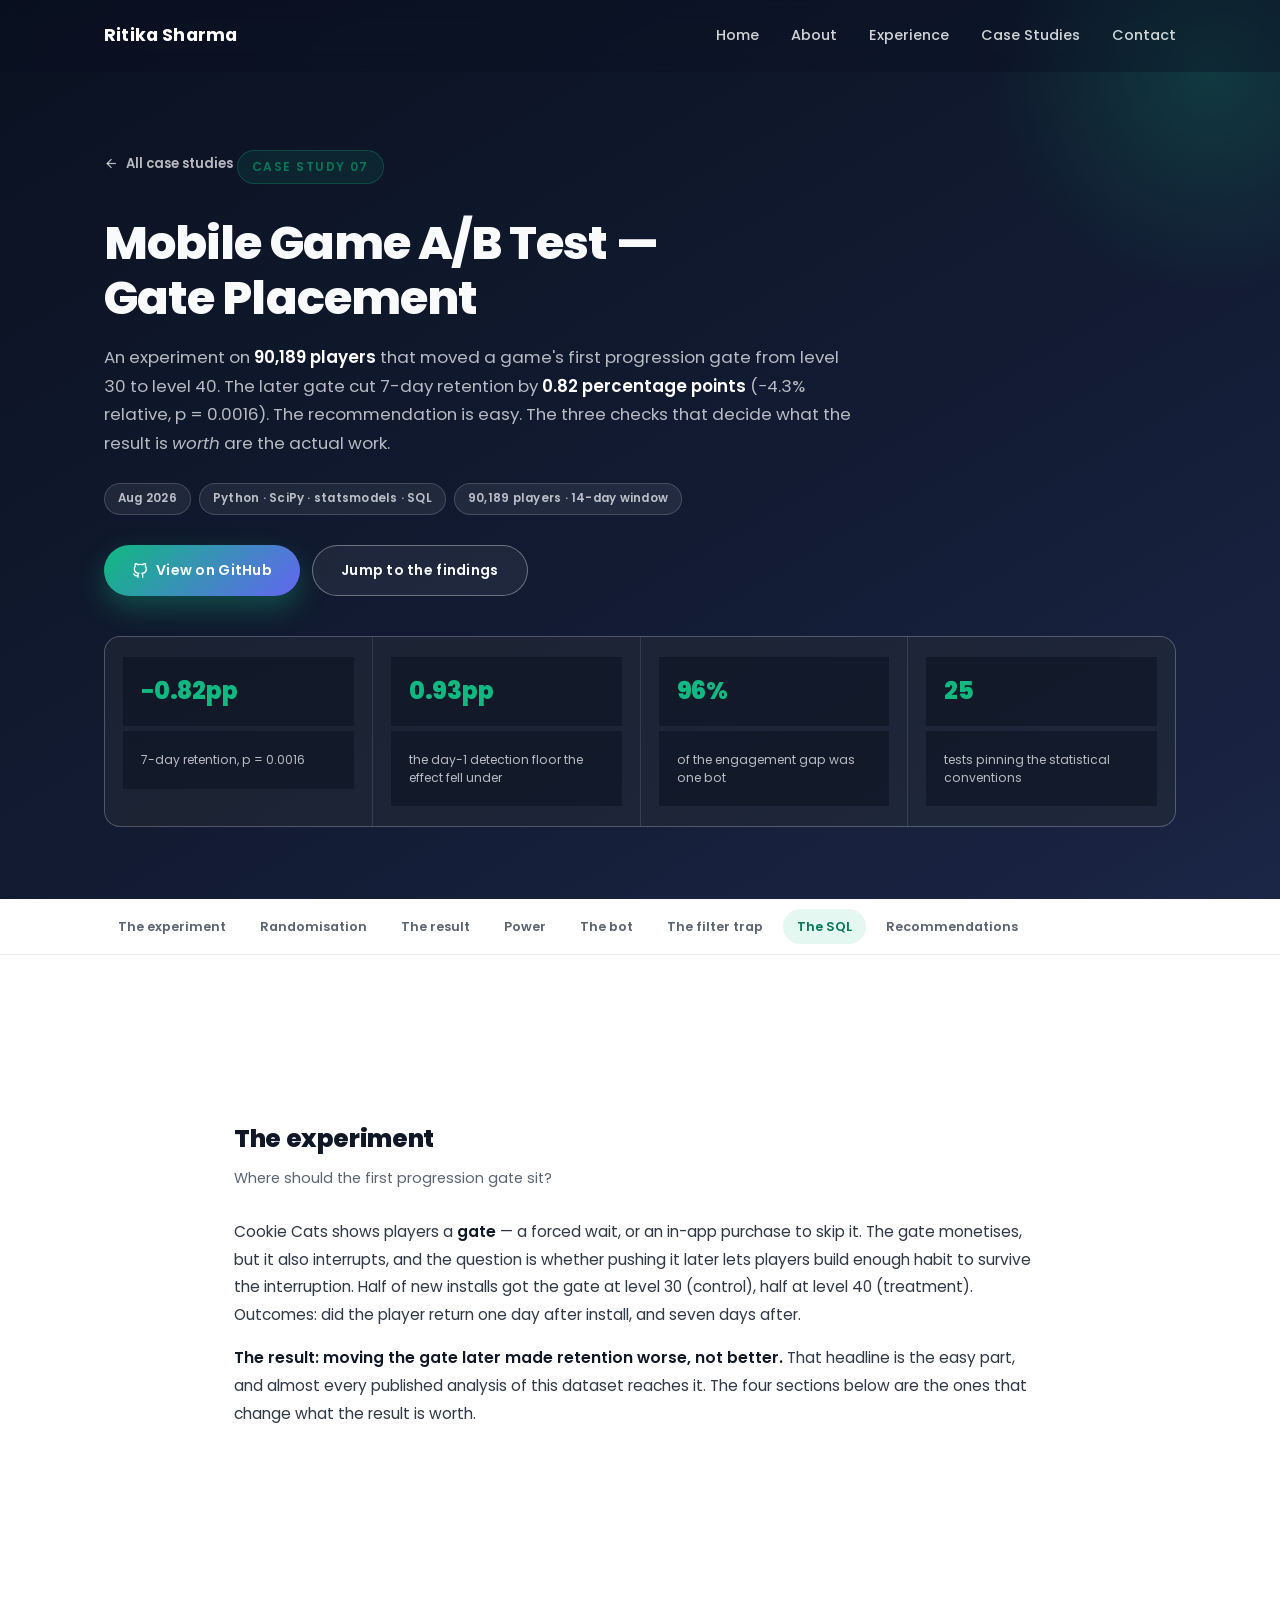
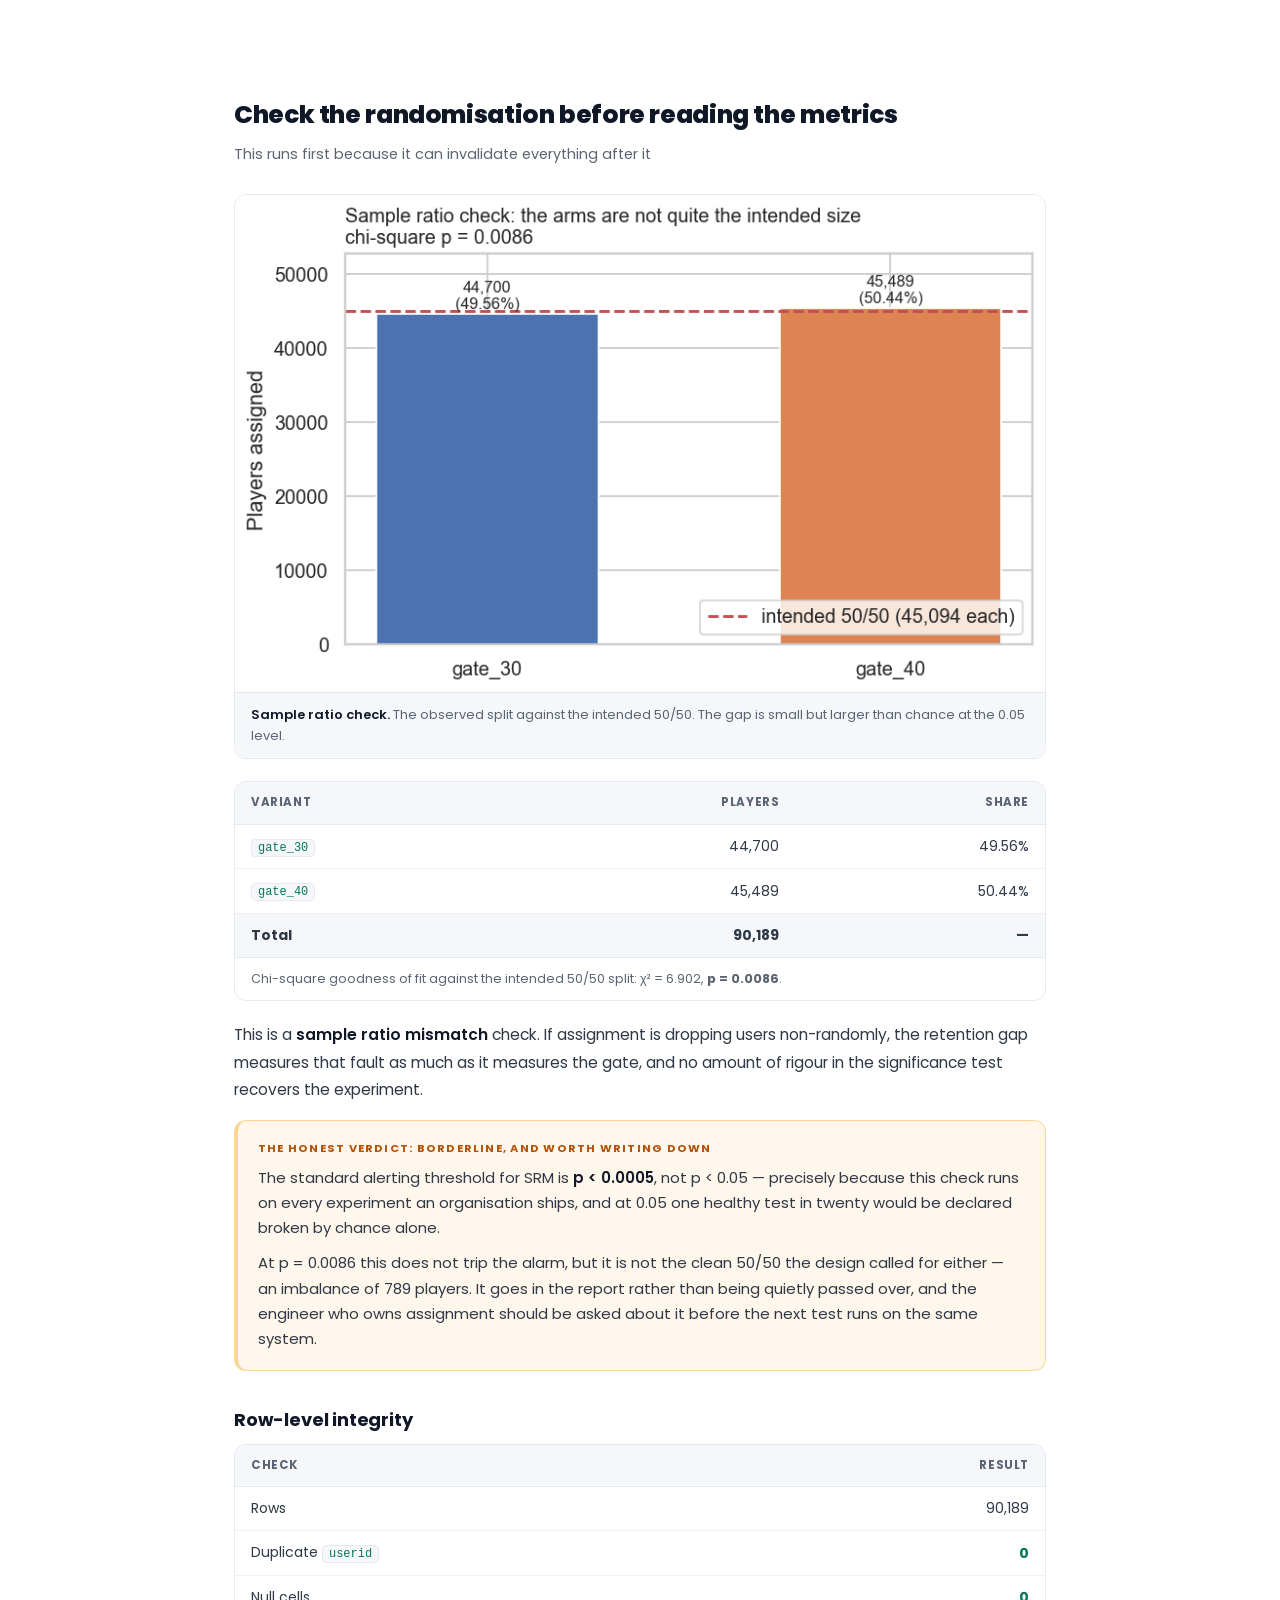
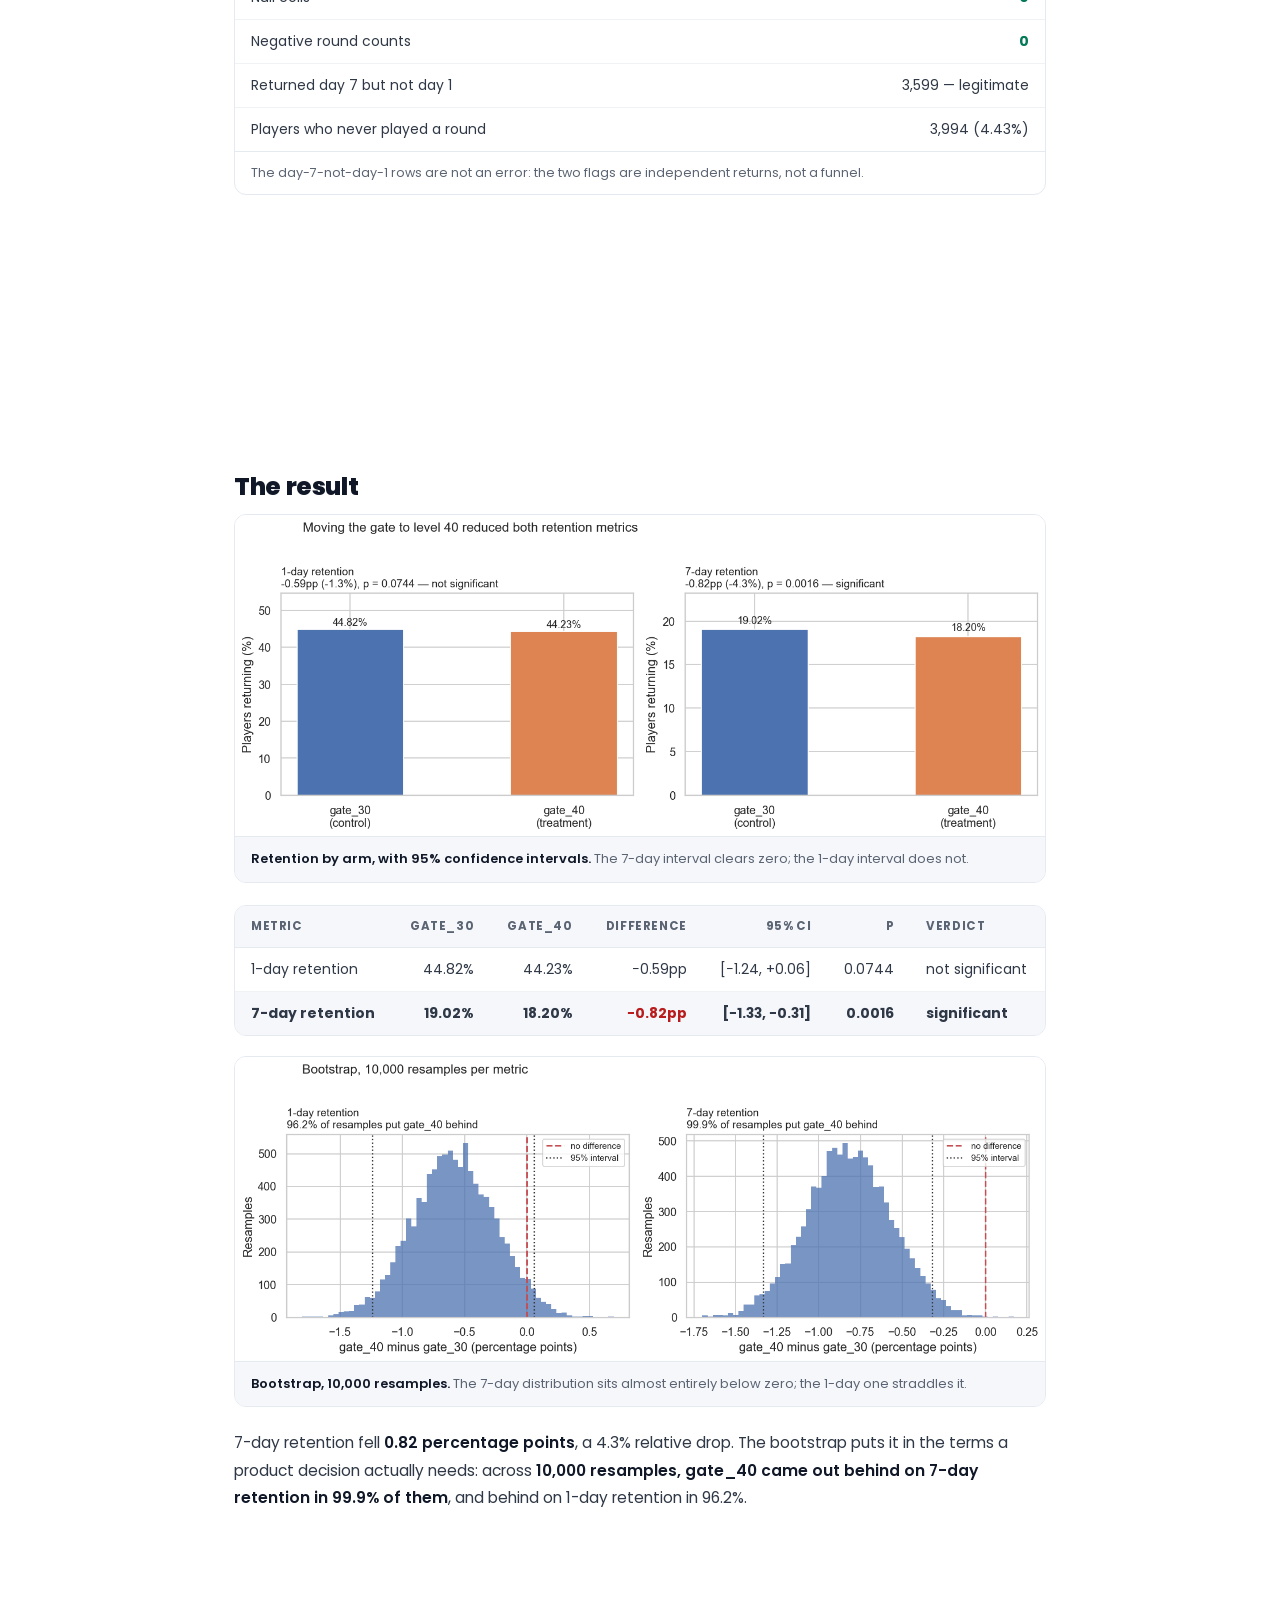
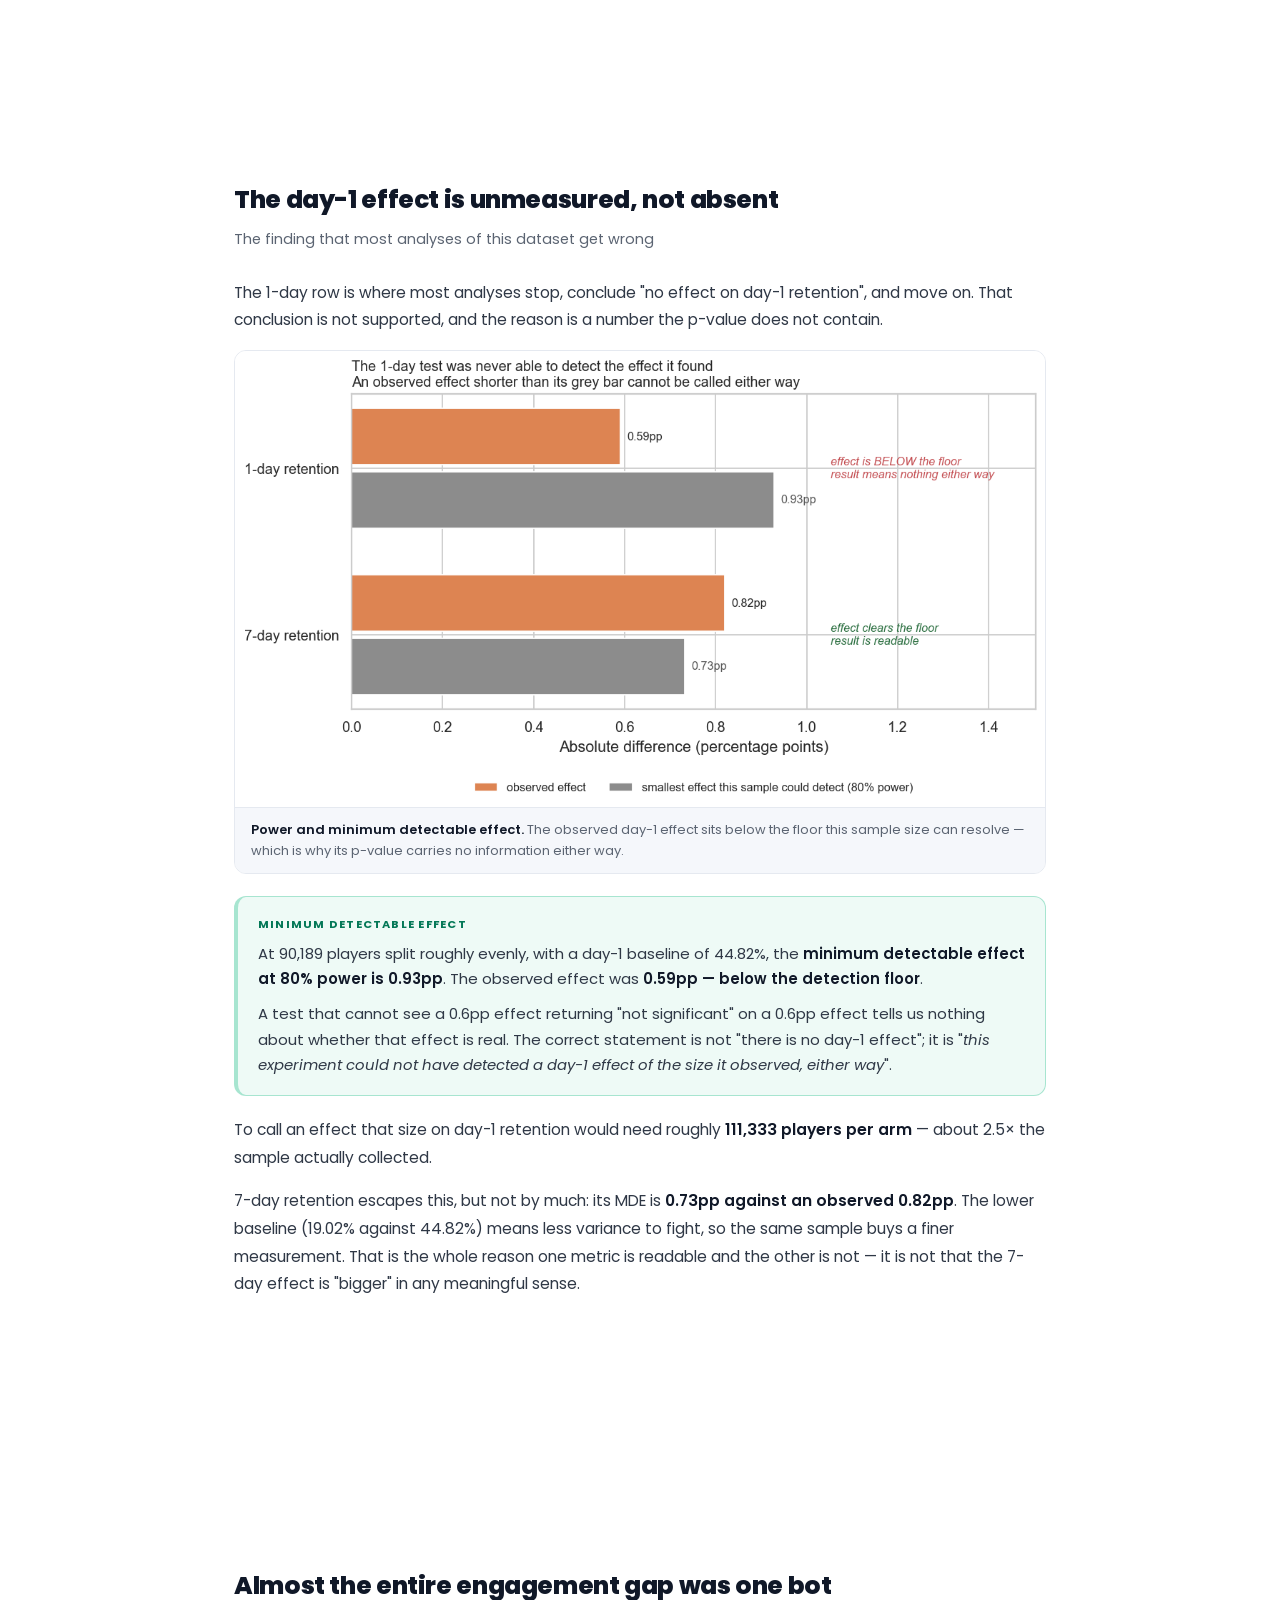
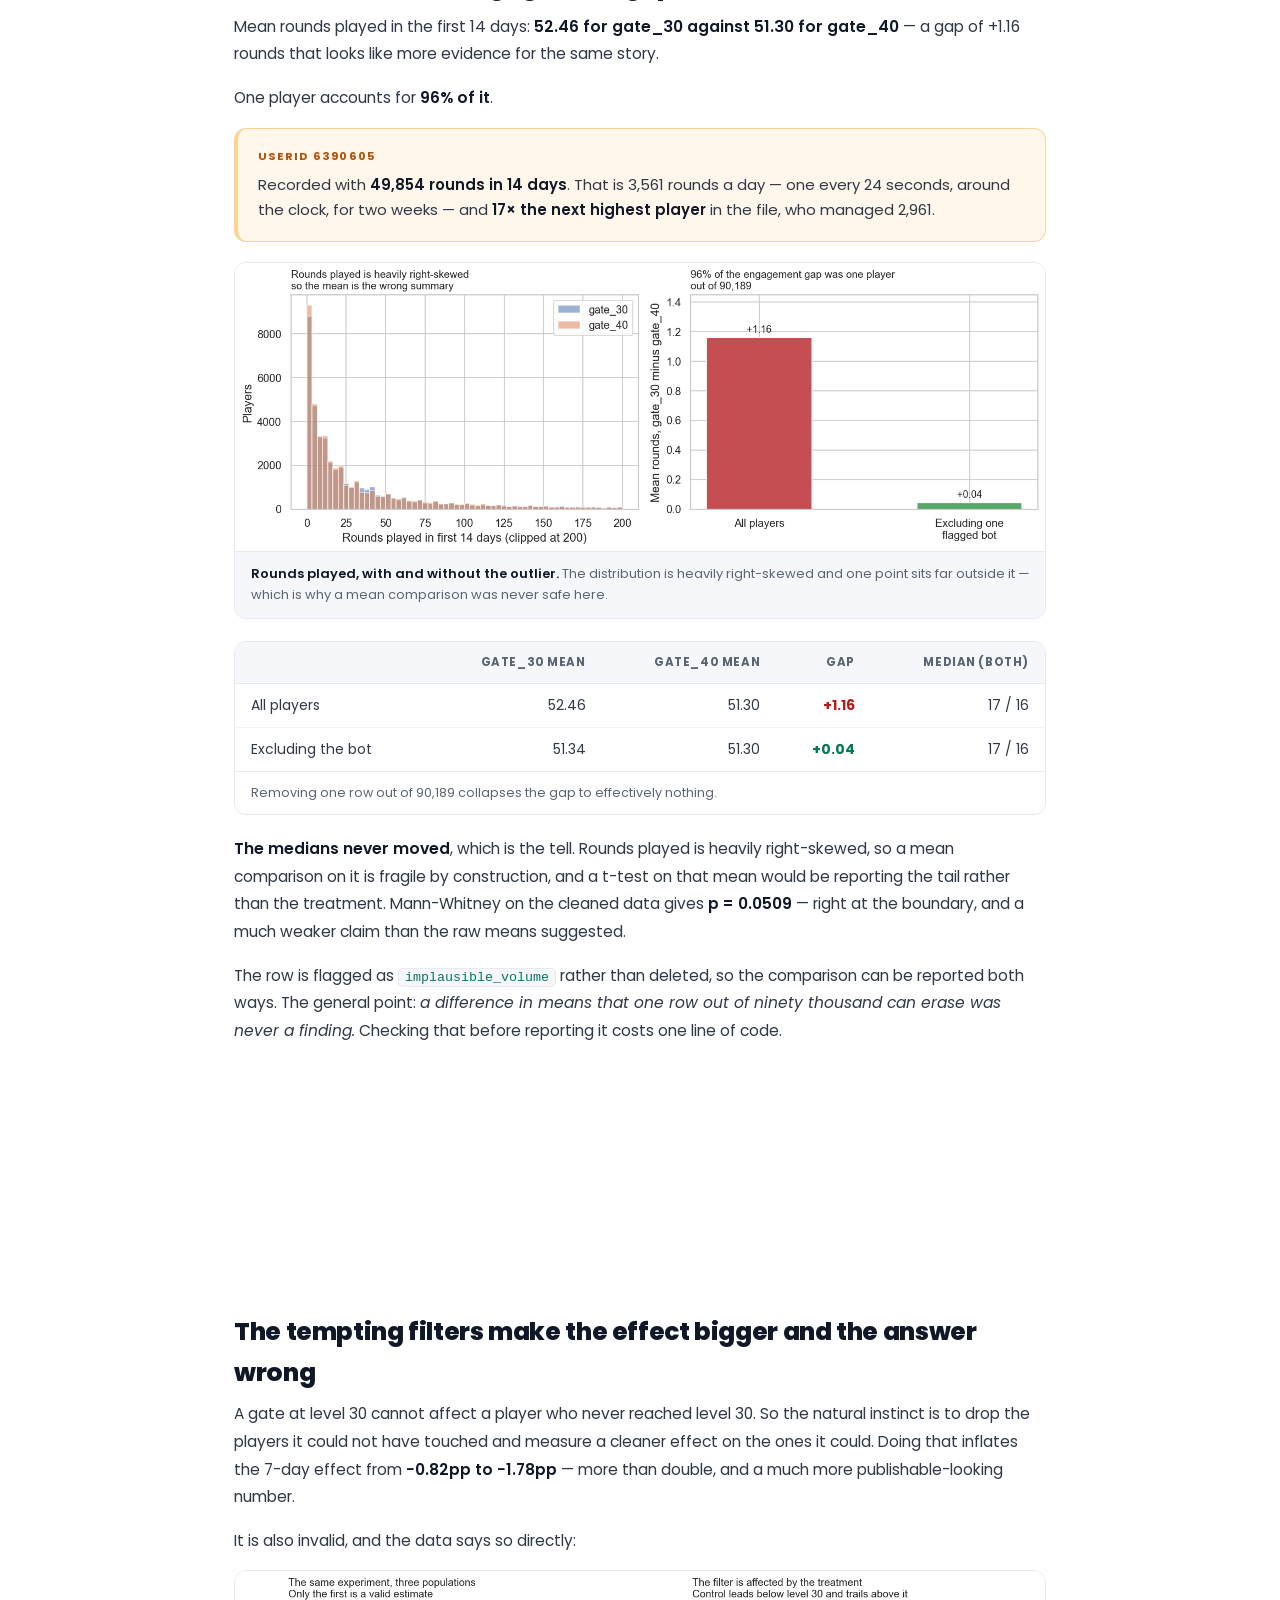
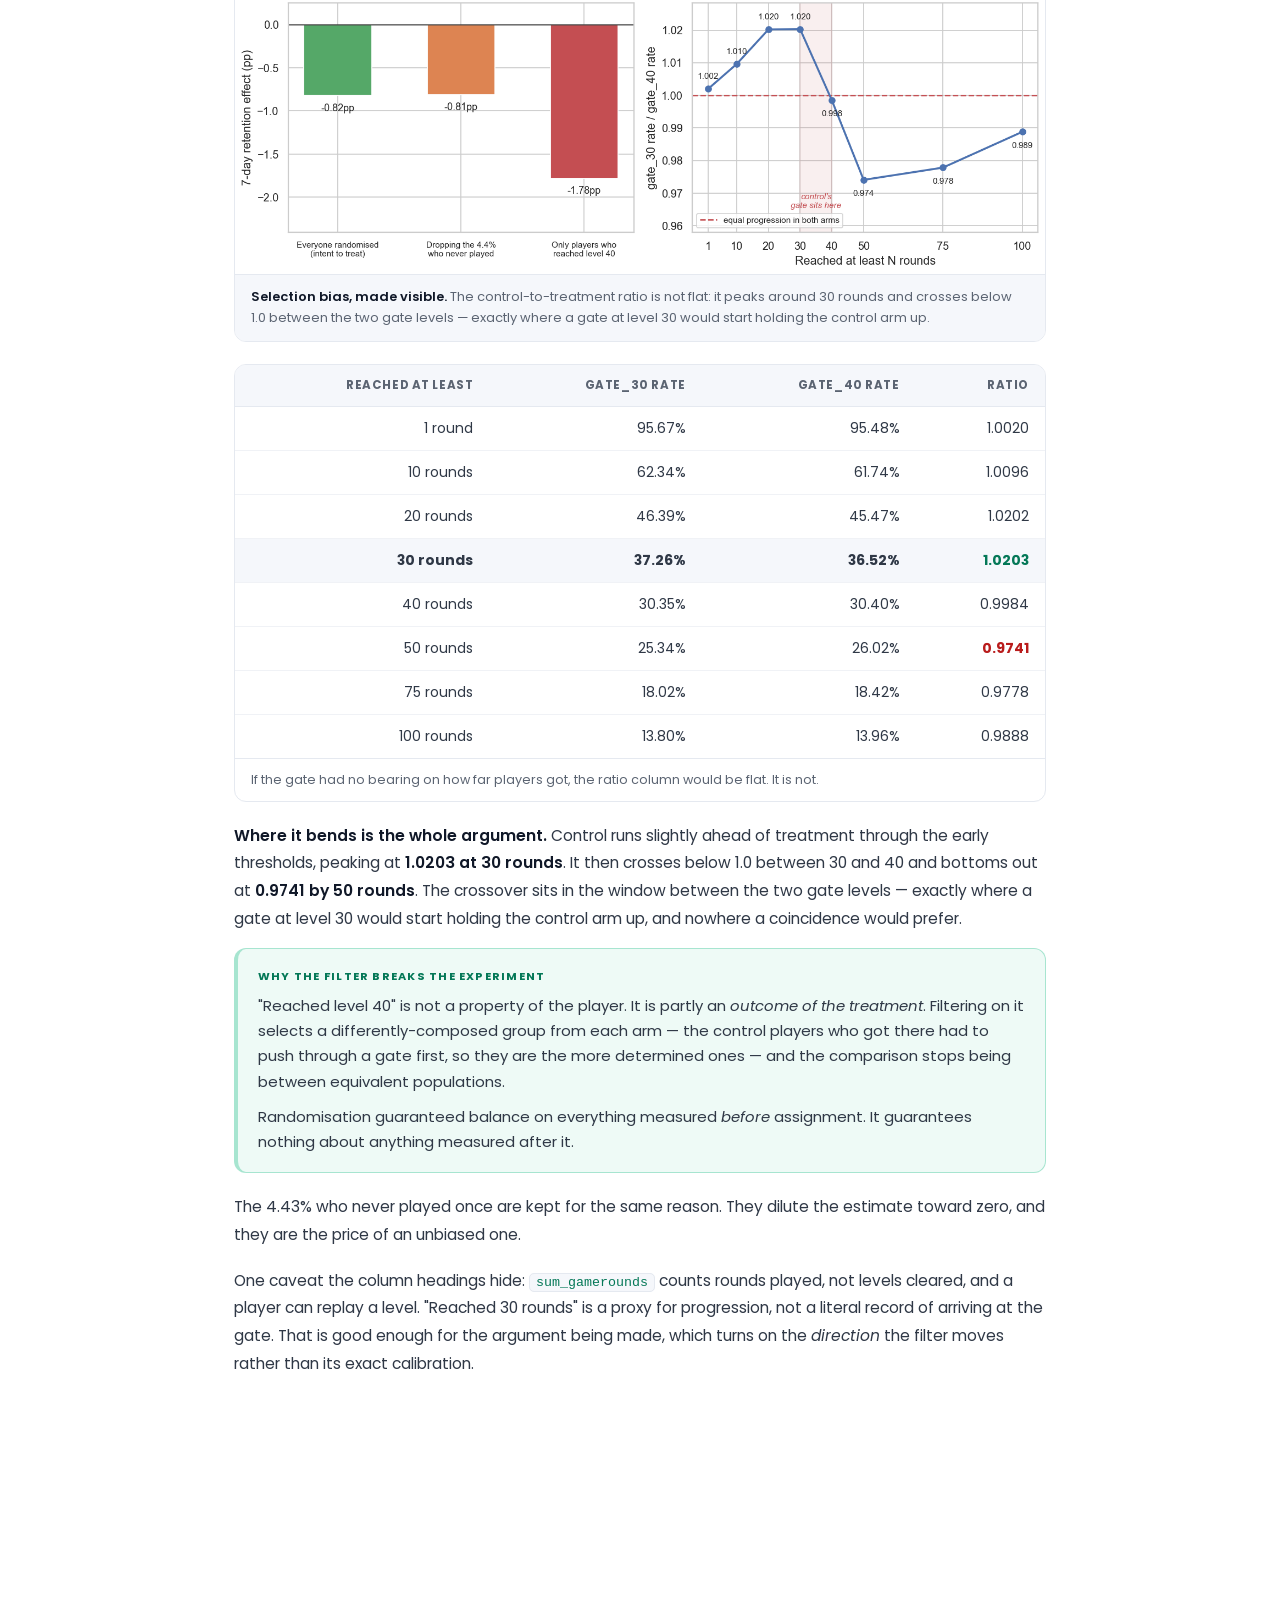
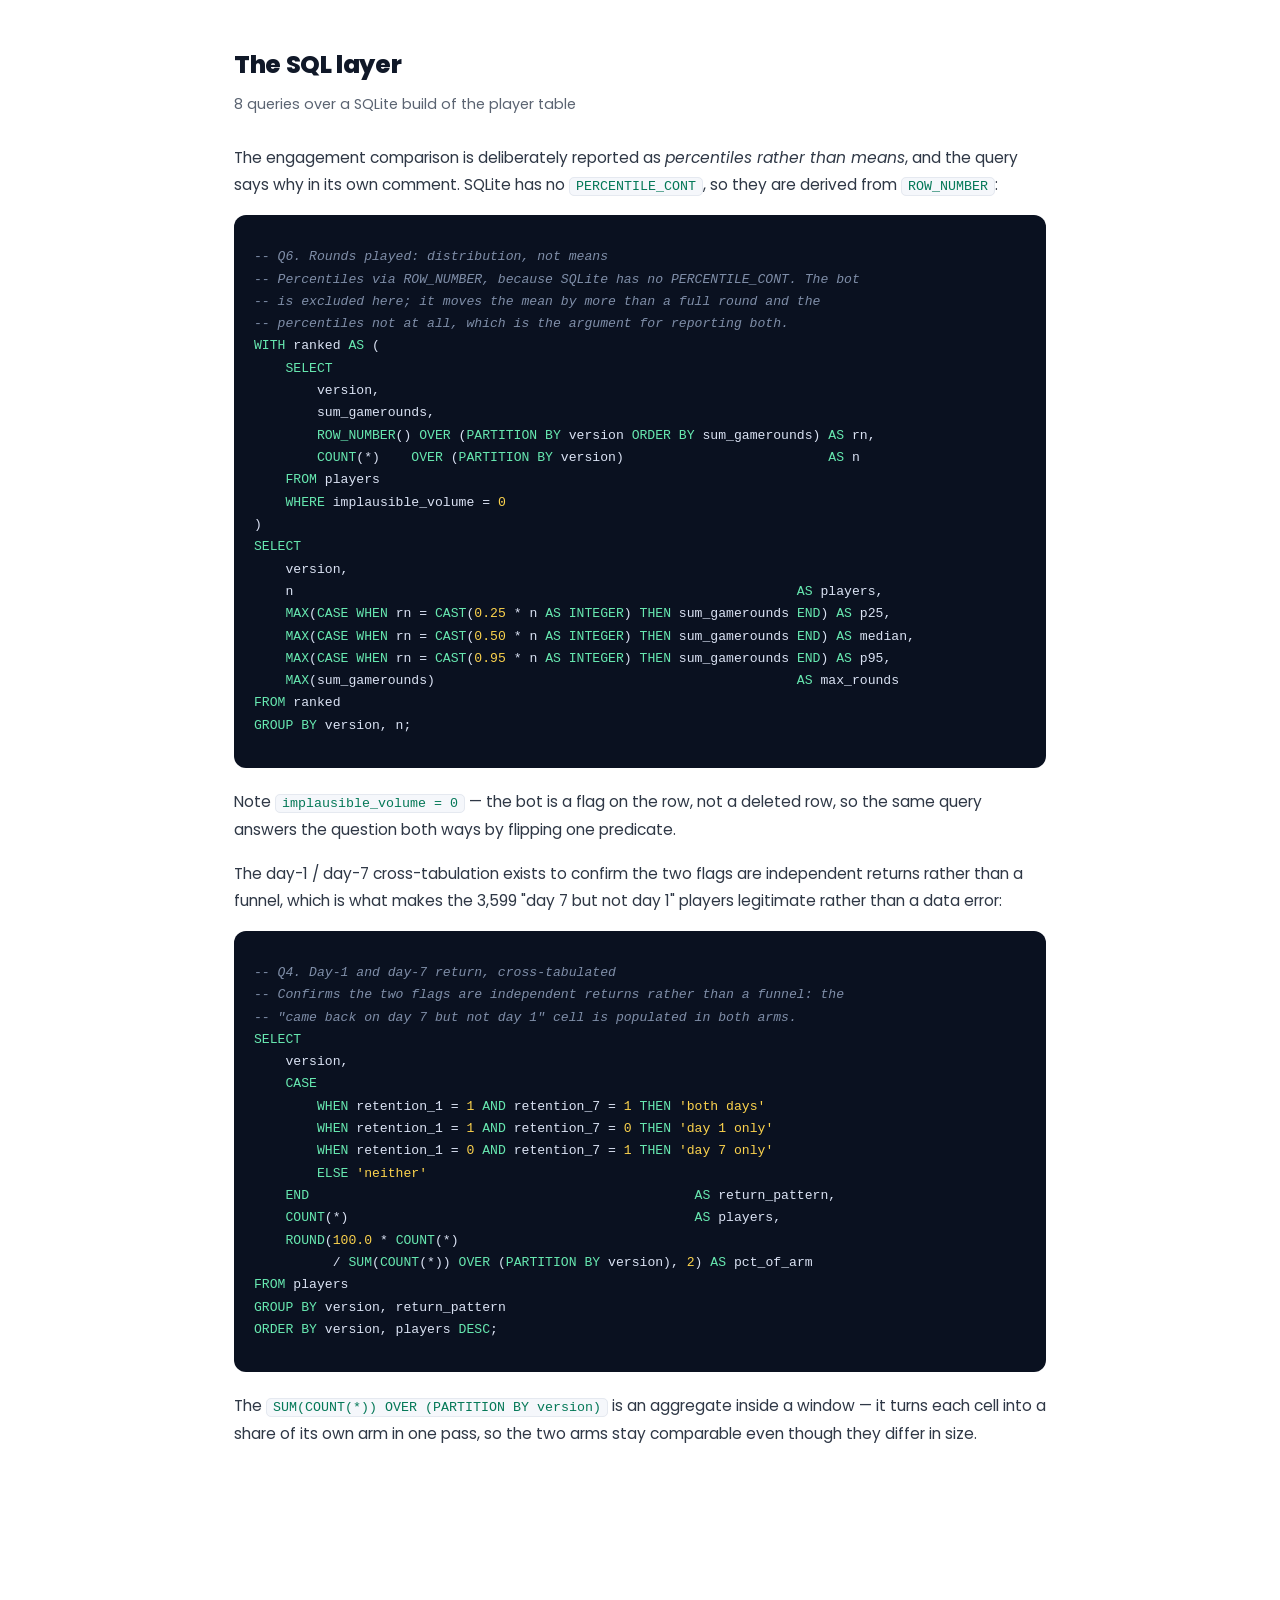
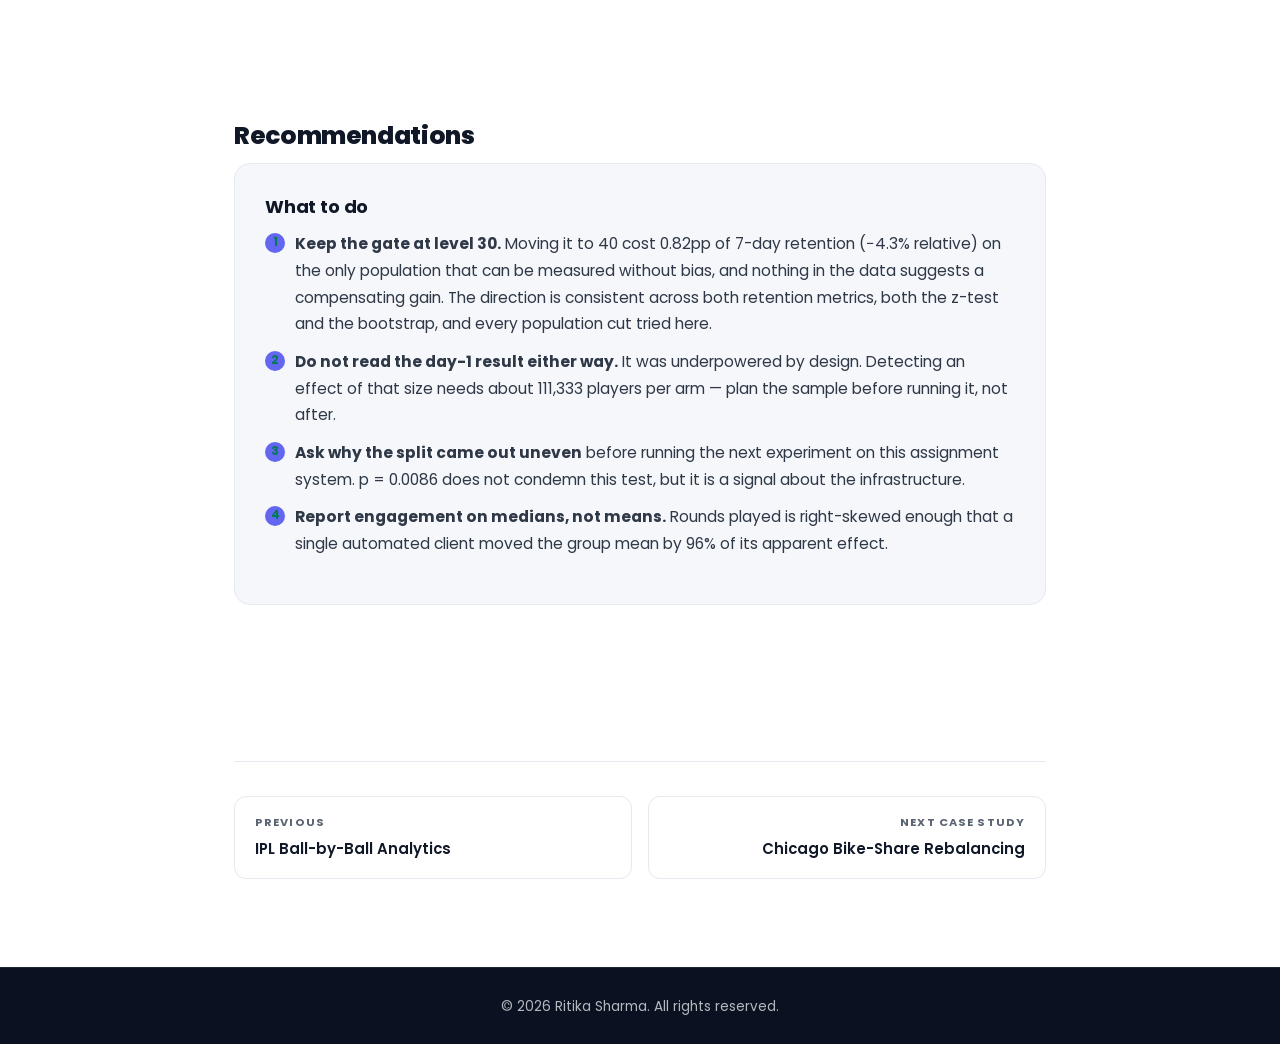
<file: case-studies/mobile-game-ab-test.html>
<!DOCTYPE html>
<html lang="en">
<head>
  <meta charset="utf-8">
  <title>Mobile Game A/B Test — Case Study | Ritika Sharma</title>
  <meta name="viewport" content="width=device-width, initial-scale=1">
  <meta name="description" content="An A/B test on 90,189 mobile game players. Moving the gate later cut 7-day retention by 0.82pp — and the widely-reported day-1 null result turns out to be unmeasured rather than absent.">
  <link rel="preconnect" href="https://fonts.googleapis.com">
  <link href="https://fonts.googleapis.com/css?family=Poppins:400,500,600,700,800" rel="stylesheet">
  <link rel="stylesheet" href="../css/main.css?v=6">
  <link rel="stylesheet" href="../css/case-study.css?v=1">
</head>
<body>

  <nav id="nav">
    <div class="wrap">
      <a href="../index.html" class="logo">Ritika Sharma</a>
      <div class="nav-links">
        <a href="../index.html">Home</a>
        <a href="../index.html#about">About</a>
        <a href="../index.html#experience">Experience</a>
        <a href="index.html">Case Studies</a>
        <a href="../index.html#contact">Contact</a>
      </div>
      <button class="nav-toggle" id="navToggle" aria-label="Toggle menu">
        <span></span><span></span><span></span>
      </button>
    </div>
  </nav>

  <main>
    <header class="cs-hero">
      <div class="wrap">
        <a href="index.html" class="cs-back">
          <svg viewBox="0 0 24 24" fill="none" stroke="currentColor" stroke-width="2"><line x1="19" y1="12" x2="5" y2="12"/><polyline points="12 19 5 12 12 5"/></svg>
          All case studies
        </a>
        <span class="eyebrow">Case Study 07</span>
        <h1>Mobile Game A/B Test — Gate Placement</h1>
        <p class="cs-lede">An experiment on <strong>90,189 players</strong> that moved a game's first progression gate from level 30 to level 40. The later gate cut 7-day retention by <strong>0.82 percentage points</strong> (−4.3% relative, p = 0.0016). The recommendation is easy. The three checks that decide what the result is <em>worth</em> are the actual work.</p>
        <div class="cs-meta">
          <span>Aug 2026</span>
          <span>Python · SciPy · statsmodels · SQL</span>
          <span>90,189 players · 14-day window</span>
        </div>
        <div class="cs-hero-actions">
          <a href="https://github.com/Ritikasharma2004/mobile-game-ab-test" class="btn btn-primary" target="_blank" rel="noopener">
            <svg viewBox="0 0 24 24" fill="none" stroke="currentColor" stroke-width="2"><path d="M9 19c-5 1.5-5-2.5-7-3m14 6v-3.87a3.37 3.37 0 0 0-.94-2.61c3.14-.35 6.44-1.54 6.44-7A5.44 5.44 0 0 0 20 4.77 5.07 5.07 0 0 0 19.91 1S18.73.65 16 2.48a13.38 13.38 0 0 0-7 0C6.27.65 5.09 1 5.09 1A5.07 5.07 0 0 0 5 4.77a5.44 5.44 0 0 0-1.5 3.78c0 5.42 3.3 6.61 6.44 7A3.37 3.37 0 0 0 9 18.13V22"/></svg>
            View on GitHub
          </a>
          <a href="#findings" class="btn btn-ghost">Jump to the findings</a>
        </div>
        <div class="stat-strip">
          <div><div class="num">−0.82pp</div><div class="label">7-day retention, p = 0.0016</div></div>
          <div><div class="num">0.93pp</div><div class="label">the day-1 detection floor the effect fell under</div></div>
          <div><div class="num">96%</div><div class="label">of the engagement gap was one bot</div></div>
          <div><div class="num">25</div><div class="label">tests pinning the statistical conventions</div></div>
        </div>
      </div>
    </header>

    <div class="cs-nav">
      <div class="wrap">
        <a href="#brief">The experiment</a>
        <a href="#srm">Randomisation</a>
        <a href="#findings">The result</a>
        <a href="#power">Power</a>
        <a href="#bot">The bot</a>
        <a href="#filter">The filter trap</a>
        <a href="#sql">The SQL</a>
        <a href="#recommend">Recommendations</a>
      </div>
    </div>

    <div class="cs-body">
      <div class="wrap">

        <section class="cs-section" id="brief">
          <h2>The experiment</h2>
          <p class="sub">Where should the first progression gate sit?</p>
          <p>Cookie Cats shows players a <strong>gate</strong> — a forced wait, or an in-app purchase to skip it. The gate monetises, but it also interrupts, and the question is whether pushing it later lets players build enough habit to survive the interruption. Half of new installs got the gate at level 30 (control), half at level 40 (treatment). Outcomes: did the player return one day after install, and seven days after.</p>
          <p><strong>The result: moving the gate later made retention worse, not better.</strong> That headline is the easy part, and almost every published analysis of this dataset reaches it. The four sections below are the ones that change what the result is worth.</p>
        </section>

        <section class="cs-section" id="srm">
          <h2>Check the randomisation before reading the metrics</h2>
          <p class="sub">This runs first because it can invalidate everything after it</p>
          <figure class="cs-figure">
            <img src="../images/case-studies/mobile-game-ab-test/01_sample_ratio.png" alt="Observed split between the two A/B test arms against the intended fifty-fifty split" loading="lazy">
            <figcaption><strong>Sample ratio check.</strong> The observed split against the intended 50/50. The gap is small but larger than chance at the 0.05 level.</figcaption>
          </figure>
          <div class="cs-table">
            <table>
              <thead><tr><th>Variant</th><th class="num">Players</th><th class="num">Share</th></tr></thead>
              <tbody>
                <tr><td><code class="inline">gate_30</code></td><td class="num">44,700</td><td class="num">49.56%</td></tr>
                <tr><td><code class="inline">gate_40</code></td><td class="num">45,489</td><td class="num">50.44%</td></tr>
                <tr class="total"><td>Total</td><td class="num">90,189</td><td class="num">—</td></tr>
              </tbody>
              <caption>Chi-square goodness of fit against the intended 50/50 split: χ² = 6.902, <strong>p = 0.0086</strong>.</caption>
            </table>
          </div>
          <p>This is a <strong>sample ratio mismatch</strong> check. If assignment is dropping users non-randomly, the retention gap measures that fault as much as it measures the gate, and no amount of rigour in the significance test recovers the experiment.</p>
          <div class="callout callout-warn">
            <span class="callout-title">The honest verdict: borderline, and worth writing down</span>
            <p>The standard alerting threshold for SRM is <strong>p &lt; 0.0005</strong>, not p &lt; 0.05 — precisely because this check runs on every experiment an organisation ships, and at 0.05 one healthy test in twenty would be declared broken by chance alone.</p>
            <p>At p = 0.0086 this does not trip the alarm, but it is not the clean 50/50 the design called for either — an imbalance of 789 players. It goes in the report rather than being quietly passed over, and the engineer who owns assignment should be asked about it before the next test runs on the same system.</p>
          </div>
          <h3>Row-level integrity</h3>
          <div class="cs-table">
            <table>
              <thead><tr><th>Check</th><th class="num">Result</th></tr></thead>
              <tbody>
                <tr><td>Rows</td><td class="num">90,189</td></tr>
                <tr><td>Duplicate <code class="inline">userid</code></td><td class="num hi">0</td></tr>
                <tr><td>Null cells</td><td class="num hi">0</td></tr>
                <tr><td>Negative round counts</td><td class="num hi">0</td></tr>
                <tr><td>Returned day 7 but not day 1</td><td class="num">3,599 — legitimate</td></tr>
                <tr><td>Players who never played a round</td><td class="num">3,994 (4.43%)</td></tr>
              </tbody>
              <caption>The day-7-not-day-1 rows are not an error: the two flags are independent returns, not a funnel.</caption>
            </table>
          </div>
        </section>

        <section class="cs-section" id="findings">
          <h2>The result</h2>
          <figure class="cs-figure">
            <img src="../images/case-studies/mobile-game-ab-test/02_retention_effects.png" alt="One-day and seven-day retention rates for both A/B test arms with confidence intervals" loading="lazy">
            <figcaption><strong>Retention by arm, with 95% confidence intervals.</strong> The 7-day interval clears zero; the 1-day interval does not.</figcaption>
          </figure>
          <div class="cs-table">
            <table>
              <thead><tr><th>Metric</th><th class="num">gate_30</th><th class="num">gate_40</th><th class="num">Difference</th><th class="num">95% CI</th><th class="num">p</th><th>Verdict</th></tr></thead>
              <tbody>
                <tr><td>1-day retention</td><td class="num">44.82%</td><td class="num">44.23%</td><td class="num">−0.59pp</td><td class="num">[−1.24, +0.06]</td><td class="num">0.0744</td><td>not significant</td></tr>
                <tr class="total"><td>7-day retention</td><td class="num">19.02%</td><td class="num">18.20%</td><td class="num lo">−0.82pp</td><td class="num">[−1.33, −0.31]</td><td class="num">0.0016</td><td>significant</td></tr>
              </tbody>
            </table>
          </div>
          <figure class="cs-figure">
            <img src="../images/case-studies/mobile-game-ab-test/04_bootstrap.png" alt="Bootstrap distribution of the retention difference across ten thousand resamples" loading="lazy">
            <figcaption><strong>Bootstrap, 10,000 resamples.</strong> The 7-day distribution sits almost entirely below zero; the 1-day one straddles it.</figcaption>
          </figure>
          <p>7-day retention fell <strong>0.82 percentage points</strong>, a 4.3% relative drop. The bootstrap puts it in the terms a product decision actually needs: across <strong>10,000 resamples, gate_40 came out behind on 7-day retention in 99.9% of them</strong>, and behind on 1-day retention in 96.2%.</p>
        </section>

        <section class="cs-section" id="power">
          <h2>The day-1 effect is unmeasured, not absent</h2>
          <p class="sub">The finding that most analyses of this dataset get wrong</p>
          <p>The 1-day row is where most analyses stop, conclude "no effect on day-1 retention", and move on. That conclusion is not supported, and the reason is a number the p-value does not contain.</p>
          <figure class="cs-figure">
            <img src="../images/case-studies/mobile-game-ab-test/03_power_and_mde.png" alt="Statistical power curve and minimum detectable effect for both retention metrics" loading="lazy">
            <figcaption><strong>Power and minimum detectable effect.</strong> The observed day-1 effect sits below the floor this sample size can resolve — which is why its p-value carries no information either way.</figcaption>
          </figure>
          <div class="callout callout-key">
            <span class="callout-title">Minimum detectable effect</span>
            <p>At 90,189 players split roughly evenly, with a day-1 baseline of 44.82%, the <strong>minimum detectable effect at 80% power is 0.93pp</strong>. The observed effect was <strong>0.59pp — below the detection floor</strong>.</p>
            <p>A test that cannot see a 0.6pp effect returning "not significant" on a 0.6pp effect tells us nothing about whether that effect is real. The correct statement is not "there is no day-1 effect"; it is "<em>this experiment could not have detected a day-1 effect of the size it observed, either way</em>".</p>
          </div>
          <p>To call an effect that size on day-1 retention would need roughly <strong>111,333 players per arm</strong> — about 2.5× the sample actually collected.</p>
          <p>7-day retention escapes this, but not by much: its MDE is <strong>0.73pp against an observed 0.82pp</strong>. The lower baseline (19.02% against 44.82%) means less variance to fight, so the same sample buys a finer measurement. That is the whole reason one metric is readable and the other is not — it is not that the 7-day effect is "bigger" in any meaningful sense.</p>
        </section>

        <section class="cs-section" id="bot">
          <h2>Almost the entire engagement gap was one bot</h2>
          <p>Mean rounds played in the first 14 days: <strong>52.46 for gate_30 against 51.30 for gate_40</strong> — a gap of +1.16 rounds that looks like more evidence for the same story.</p>
          <p>One player accounts for <strong>96% of it</strong>.</p>
          <div class="callout callout-warn">
            <span class="callout-title">userid 6390605</span>
            <p>Recorded with <strong>49,854 rounds in 14 days</strong>. That is 3,561 rounds a day — one every 24 seconds, around the clock, for two weeks — and <strong>17× the next highest player</strong> in the file, who managed 2,961.</p>
          </div>
          <figure class="cs-figure">
            <img src="../images/case-studies/mobile-game-ab-test/05_engagement_and_outlier.png" alt="Distribution of rounds played showing a single extreme outlier player" loading="lazy">
            <figcaption><strong>Rounds played, with and without the outlier.</strong> The distribution is heavily right-skewed and one point sits far outside it — which is why a mean comparison was never safe here.</figcaption>
          </figure>
          <div class="cs-table">
            <table>
              <thead><tr><th></th><th class="num">gate_30 mean</th><th class="num">gate_40 mean</th><th class="num">Gap</th><th class="num">Median (both)</th></tr></thead>
              <tbody>
                <tr><td>All players</td><td class="num">52.46</td><td class="num">51.30</td><td class="num lo">+1.16</td><td class="num">17 / 16</td></tr>
                <tr><td>Excluding the bot</td><td class="num">51.34</td><td class="num">51.30</td><td class="num hi">+0.04</td><td class="num">17 / 16</td></tr>
              </tbody>
              <caption>Removing one row out of 90,189 collapses the gap to effectively nothing.</caption>
            </table>
          </div>
          <p><strong>The medians never moved</strong>, which is the tell. Rounds played is heavily right-skewed, so a mean comparison on it is fragile by construction, and a t-test on that mean would be reporting the tail rather than the treatment. Mann-Whitney on the cleaned data gives <strong>p = 0.0509</strong> — right at the boundary, and a much weaker claim than the raw means suggested.</p>
          <p>The row is flagged as <code class="inline">implausible_volume</code> rather than deleted, so the comparison can be reported both ways. The general point: <em>a difference in means that one row out of ninety thousand can erase was never a finding.</em> Checking that before reporting it costs one line of code.</p>
        </section>

        <section class="cs-section" id="filter">
          <h2>The tempting filters make the effect bigger and the answer wrong</h2>
          <p>A gate at level 30 cannot affect a player who never reached level 30. So the natural instinct is to drop the players it could not have touched and measure a cleaner effect on the ones it could. Doing that inflates the 7-day effect from <strong>−0.82pp to −1.78pp</strong> — more than double, and a much more publishable-looking number.</p>
          <p>It is also invalid, and the data says so directly:</p>
          <figure class="cs-figure">
            <img src="../images/case-studies/mobile-game-ab-test/06_selection_bias.png" alt="Ratio of control to treatment progression rates across increasing round thresholds" loading="lazy">
            <figcaption><strong>Selection bias, made visible.</strong> The control-to-treatment ratio is not flat: it peaks around 30 rounds and crosses below 1.0 between the two gate levels — exactly where a gate at level 30 would start holding the control arm up.</figcaption>
          </figure>
          <div class="cs-table">
            <table>
              <thead><tr><th class="num">Reached at least</th><th class="num">gate_30 rate</th><th class="num">gate_40 rate</th><th class="num">Ratio</th></tr></thead>
              <tbody>
                <tr><td class="num">1 round</td><td class="num">95.67%</td><td class="num">95.48%</td><td class="num">1.0020</td></tr>
                <tr><td class="num">10 rounds</td><td class="num">62.34%</td><td class="num">61.74%</td><td class="num">1.0096</td></tr>
                <tr><td class="num">20 rounds</td><td class="num">46.39%</td><td class="num">45.47%</td><td class="num">1.0202</td></tr>
                <tr class="total"><td class="num">30 rounds</td><td class="num">37.26%</td><td class="num">36.52%</td><td class="num hi">1.0203</td></tr>
                <tr><td class="num">40 rounds</td><td class="num">30.35%</td><td class="num">30.40%</td><td class="num">0.9984</td></tr>
                <tr><td class="num">50 rounds</td><td class="num">25.34%</td><td class="num">26.02%</td><td class="num lo">0.9741</td></tr>
                <tr><td class="num">75 rounds</td><td class="num">18.02%</td><td class="num">18.42%</td><td class="num">0.9778</td></tr>
                <tr><td class="num">100 rounds</td><td class="num">13.80%</td><td class="num">13.96%</td><td class="num">0.9888</td></tr>
              </tbody>
              <caption>If the gate had no bearing on how far players got, the ratio column would be flat. It is not.</caption>
            </table>
          </div>
          <p><strong>Where it bends is the whole argument.</strong> Control runs slightly ahead of treatment through the early thresholds, peaking at <strong>1.0203 at 30 rounds</strong>. It then crosses below 1.0 between 30 and 40 and bottoms out at <strong>0.9741 by 50 rounds</strong>. The crossover sits in the window between the two gate levels — exactly where a gate at level 30 would start holding the control arm up, and nowhere a coincidence would prefer.</p>
          <div class="callout callout-key">
            <span class="callout-title">Why the filter breaks the experiment</span>
            <p>"Reached level 40" is not a property of the player. It is partly an <em>outcome of the treatment</em>. Filtering on it selects a differently-composed group from each arm — the control players who got there had to push through a gate first, so they are the more determined ones — and the comparison stops being between equivalent populations.</p>
            <p>Randomisation guaranteed balance on everything measured <em>before</em> assignment. It guarantees nothing about anything measured after it.</p>
          </div>
          <p>The 4.43% who never played once are kept for the same reason. They dilute the estimate toward zero, and they are the price of an unbiased one.</p>
          <p class="sub" style="margin-top:18px">One caveat the column headings hide: <code class="inline">sum_gamerounds</code> counts rounds played, not levels cleared, and a player can replay a level. "Reached 30 rounds" is a proxy for progression, not a literal record of arriving at the gate. That is good enough for the argument being made, which turns on the <em>direction</em> the filter moves rather than its exact calibration.</p>
        </section>

        <section class="cs-section" id="sql">
          <h2>The SQL layer</h2>
          <p class="sub">8 queries over a SQLite build of the player table</p>
          <p>The engagement comparison is deliberately reported as <em>percentiles rather than means</em>, and the query says why in its own comment. SQLite has no <code class="inline">PERCENTILE_CONT</code>, so they are derived from <code class="inline">ROW_NUMBER</code>:</p>
          <div class="cs-code"><pre><span class="c">-- Q6. Rounds played: distribution, not means
-- Percentiles via ROW_NUMBER, because SQLite has no PERCENTILE_CONT. The bot
-- is excluded here; it moves the mean by more than a full round and the
-- percentiles not at all, which is the argument for reporting both.</span>
<span class="k">WITH</span> ranked <span class="k">AS</span> (
    <span class="k">SELECT</span>
        version,
        sum_gamerounds,
        <span class="k">ROW_NUMBER</span>() <span class="k">OVER</span> (<span class="k">PARTITION BY</span> version <span class="k">ORDER BY</span> sum_gamerounds) <span class="k">AS</span> rn,
        <span class="k">COUNT</span>(*)    <span class="k">OVER</span> (<span class="k">PARTITION BY</span> version)                          <span class="k">AS</span> n
    <span class="k">FROM</span> players
    <span class="k">WHERE</span> implausible_volume = <span class="s">0</span>
)
<span class="k">SELECT</span>
    version,
    n                                                                <span class="k">AS</span> players,
    <span class="k">MAX</span>(<span class="k">CASE WHEN</span> rn = <span class="k">CAST</span>(<span class="s">0.25</span> * n <span class="k">AS INTEGER</span>) <span class="k">THEN</span> sum_gamerounds <span class="k">END</span>) <span class="k">AS</span> p25,
    <span class="k">MAX</span>(<span class="k">CASE WHEN</span> rn = <span class="k">CAST</span>(<span class="s">0.50</span> * n <span class="k">AS INTEGER</span>) <span class="k">THEN</span> sum_gamerounds <span class="k">END</span>) <span class="k">AS</span> median,
    <span class="k">MAX</span>(<span class="k">CASE WHEN</span> rn = <span class="k">CAST</span>(<span class="s">0.95</span> * n <span class="k">AS INTEGER</span>) <span class="k">THEN</span> sum_gamerounds <span class="k">END</span>) <span class="k">AS</span> p95,
    <span class="k">MAX</span>(sum_gamerounds)                                              <span class="k">AS</span> max_rounds
<span class="k">FROM</span> ranked
<span class="k">GROUP BY</span> version, n;</pre></div>
          <p>Note <code class="inline">implausible_volume = 0</code> — the bot is a flag on the row, not a deleted row, so the same query answers the question both ways by flipping one predicate.</p>
          <p>The day-1 / day-7 cross-tabulation exists to confirm the two flags are independent returns rather than a funnel, which is what makes the 3,599 "day 7 but not day 1" players legitimate rather than a data error:</p>
          <div class="cs-code"><pre><span class="c">-- Q4. Day-1 and day-7 return, cross-tabulated
-- Confirms the two flags are independent returns rather than a funnel: the
-- "came back on day 7 but not day 1" cell is populated in both arms.</span>
<span class="k">SELECT</span>
    version,
    <span class="k">CASE</span>
        <span class="k">WHEN</span> retention_1 = <span class="s">1</span> <span class="k">AND</span> retention_7 = <span class="s">1</span> <span class="k">THEN</span> <span class="s">'both days'</span>
        <span class="k">WHEN</span> retention_1 = <span class="s">1</span> <span class="k">AND</span> retention_7 = <span class="s">0</span> <span class="k">THEN</span> <span class="s">'day 1 only'</span>
        <span class="k">WHEN</span> retention_1 = <span class="s">0</span> <span class="k">AND</span> retention_7 = <span class="s">1</span> <span class="k">THEN</span> <span class="s">'day 7 only'</span>
        <span class="k">ELSE</span> <span class="s">'neither'</span>
    <span class="k">END</span>                                                 <span class="k">AS</span> return_pattern,
    <span class="k">COUNT</span>(*)                                            <span class="k">AS</span> players,
    <span class="k">ROUND</span>(<span class="s">100.0</span> * <span class="k">COUNT</span>(*)
          / <span class="k">SUM</span>(<span class="k">COUNT</span>(*)) <span class="k">OVER</span> (<span class="k">PARTITION BY</span> version), <span class="s">2</span>) <span class="k">AS</span> pct_of_arm
<span class="k">FROM</span> players
<span class="k">GROUP BY</span> version, return_pattern
<span class="k">ORDER BY</span> version, players <span class="k">DESC</span>;</pre></div>
          <p>The <code class="inline">SUM(COUNT(*)) OVER (PARTITION BY version)</code> is an aggregate inside a window — it turns each cell into a share of its own arm in one pass, so the two arms stay comparable even though they differ in size.</p>
        </section>

        <section class="cs-section" id="recommend">
          <h2>Recommendations</h2>
          <div class="takeaway">
            <h3>What to do</h3>
            <ul class="cs-list ordered">
              <li><strong>Keep the gate at level 30.</strong> Moving it to 40 cost 0.82pp of 7-day retention (−4.3% relative) on the only population that can be measured without bias, and nothing in the data suggests a compensating gain. The direction is consistent across both retention metrics, both the z-test and the bootstrap, and every population cut tried here.</li>
              <li><strong>Do not read the day-1 result either way.</strong> It was underpowered by design. Detecting an effect of that size needs about 111,333 players per arm — plan the sample before running it, not after.</li>
              <li><strong>Ask why the split came out uneven</strong> before running the next experiment on this assignment system. p = 0.0086 does not condemn this test, but it is a signal about the infrastructure.</li>
              <li><strong>Report engagement on medians, not means.</strong> Rounds played is right-skewed enough that a single automated client moved the group mean by 96% of its apparent effect.</li>
            </ul>
          </div>
        </section>

        <nav class="cs-pager">
          <a href="ipl-analytics.html">
            <span class="dir">Previous</span>
            <span class="ttl">IPL Ball-by-Ball Analytics</span>
          </a>
          <a href="chicago-bike-rebalancing.html" class="next">
            <span class="dir">Next case study</span>
            <span class="ttl">Chicago Bike-Share Rebalancing</span>
          </a>
        </nav>

      </div>
    </div>
  </main>

  <footer>
    <div class="wrap">© <span id="year"></span> Ritika Sharma. All rights reserved.</div>
  </footer>

  <script src="../js/case-study.js?v=1"></script>
</body>
</html>
</file>
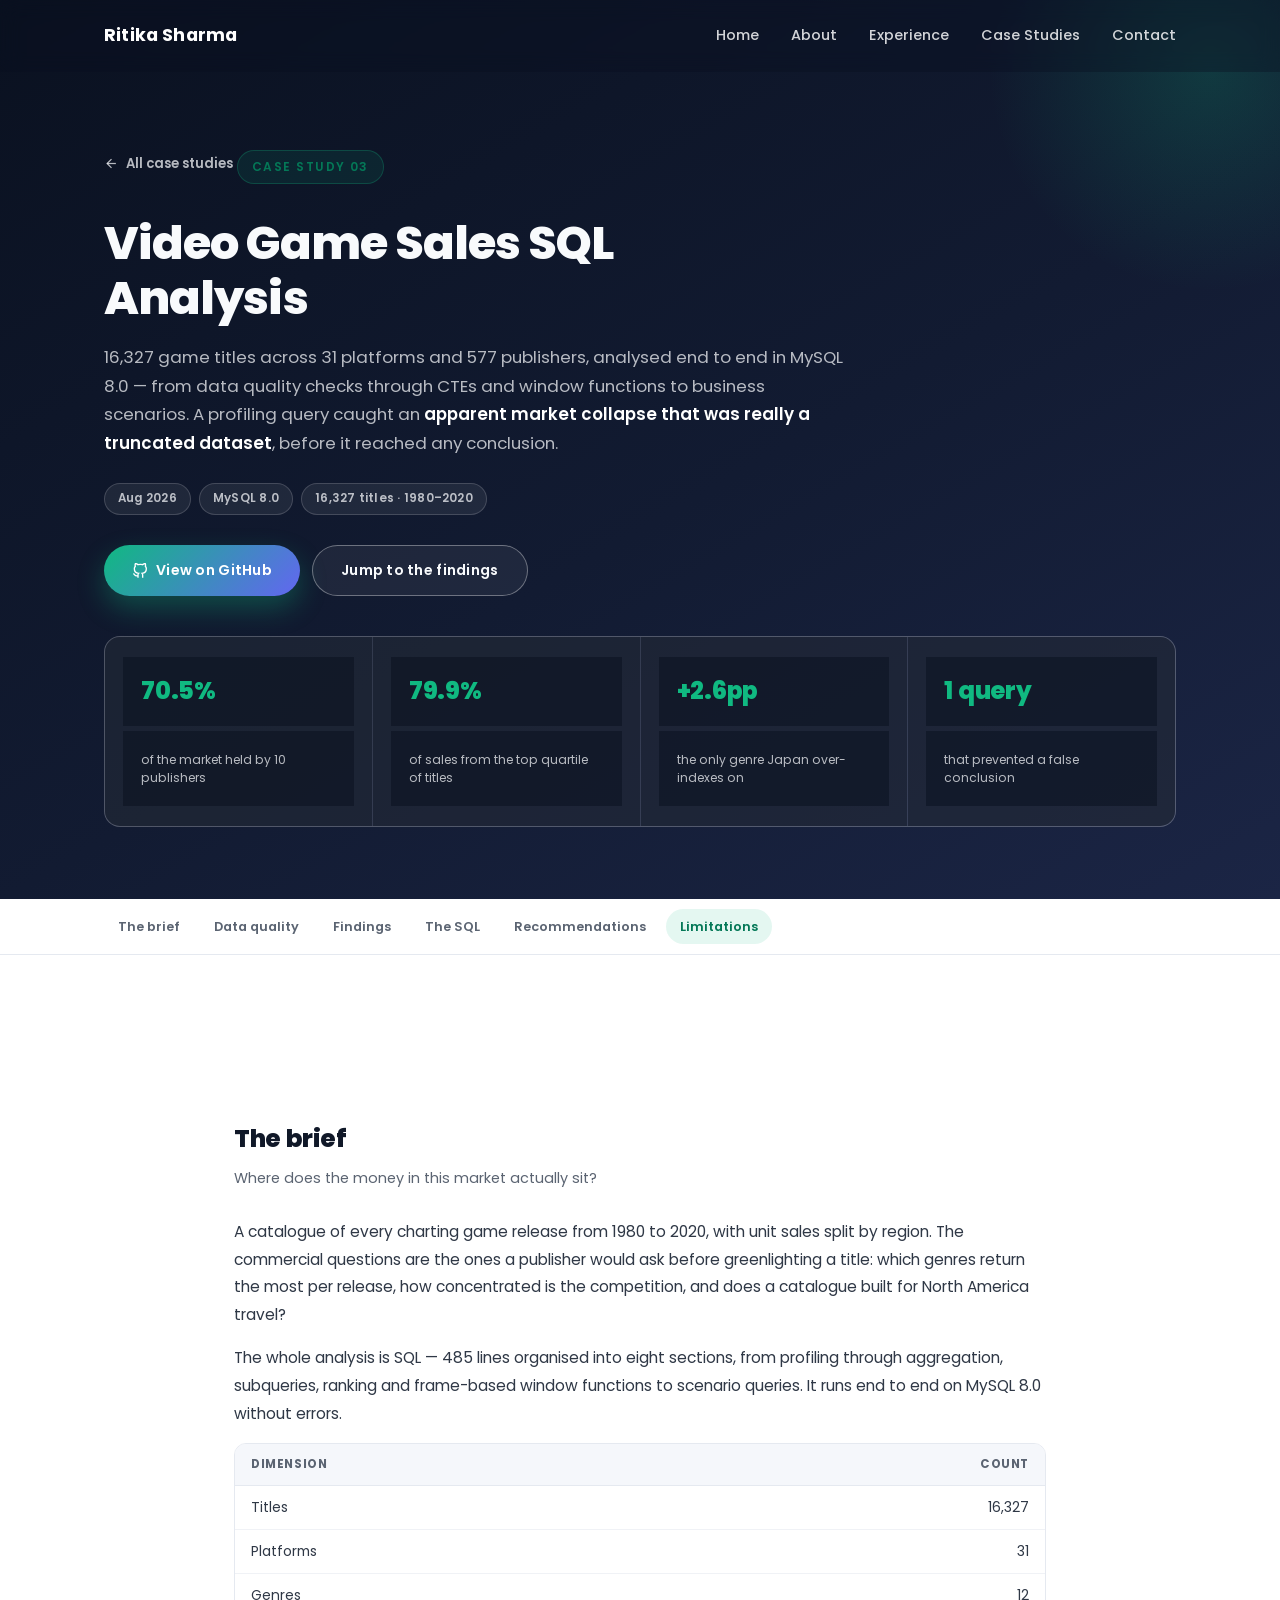
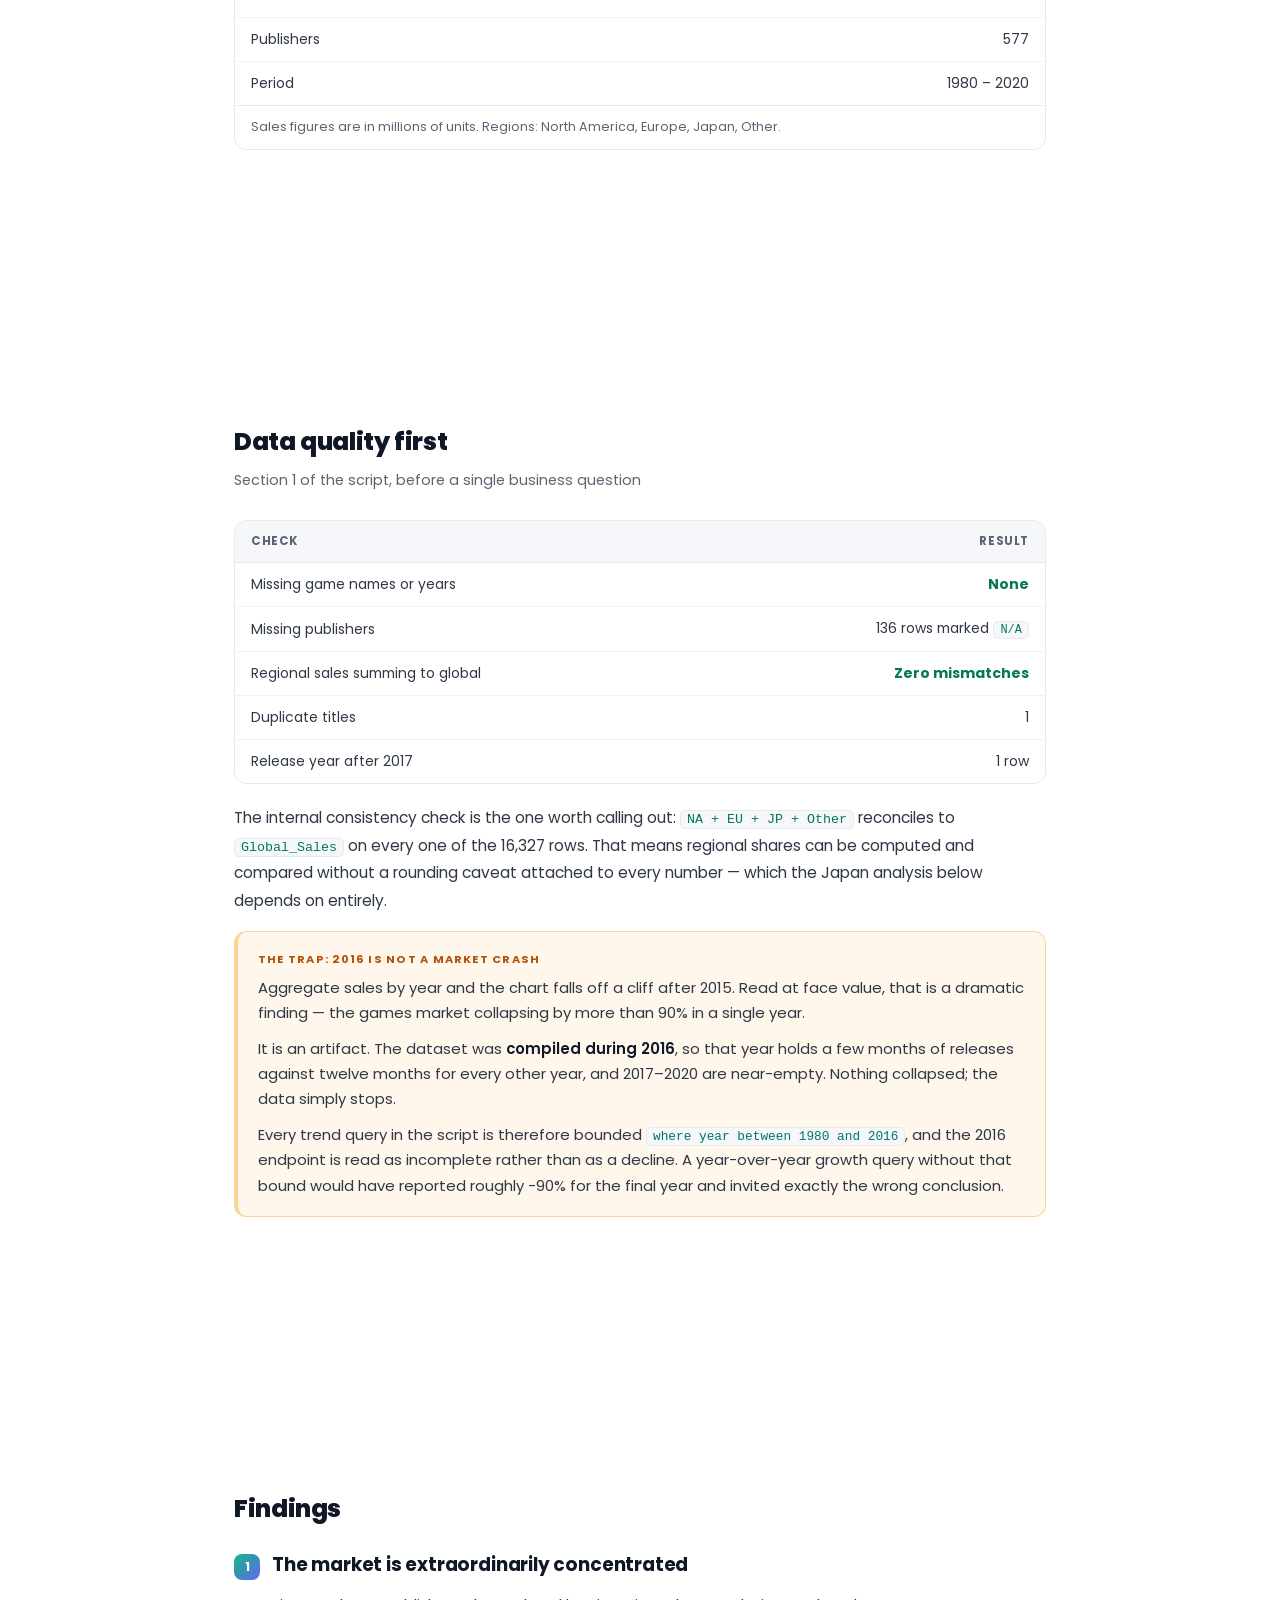
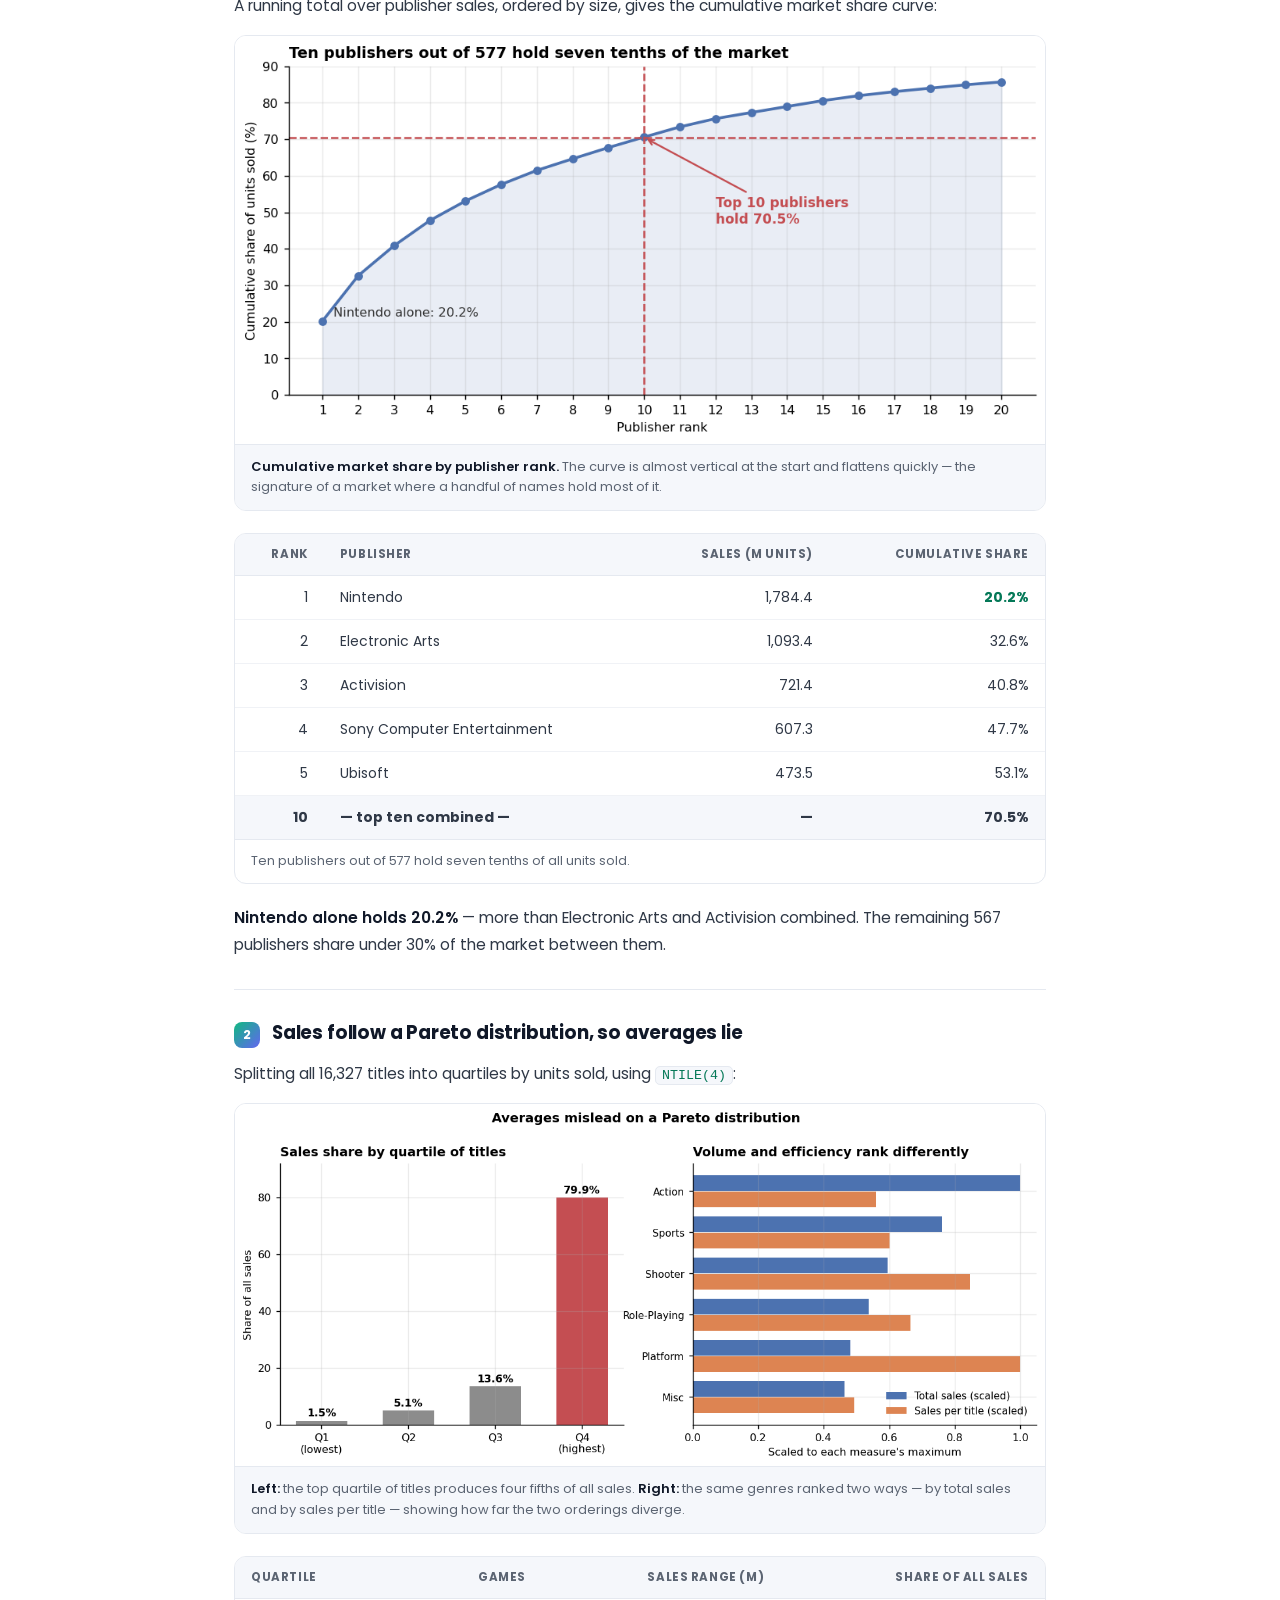
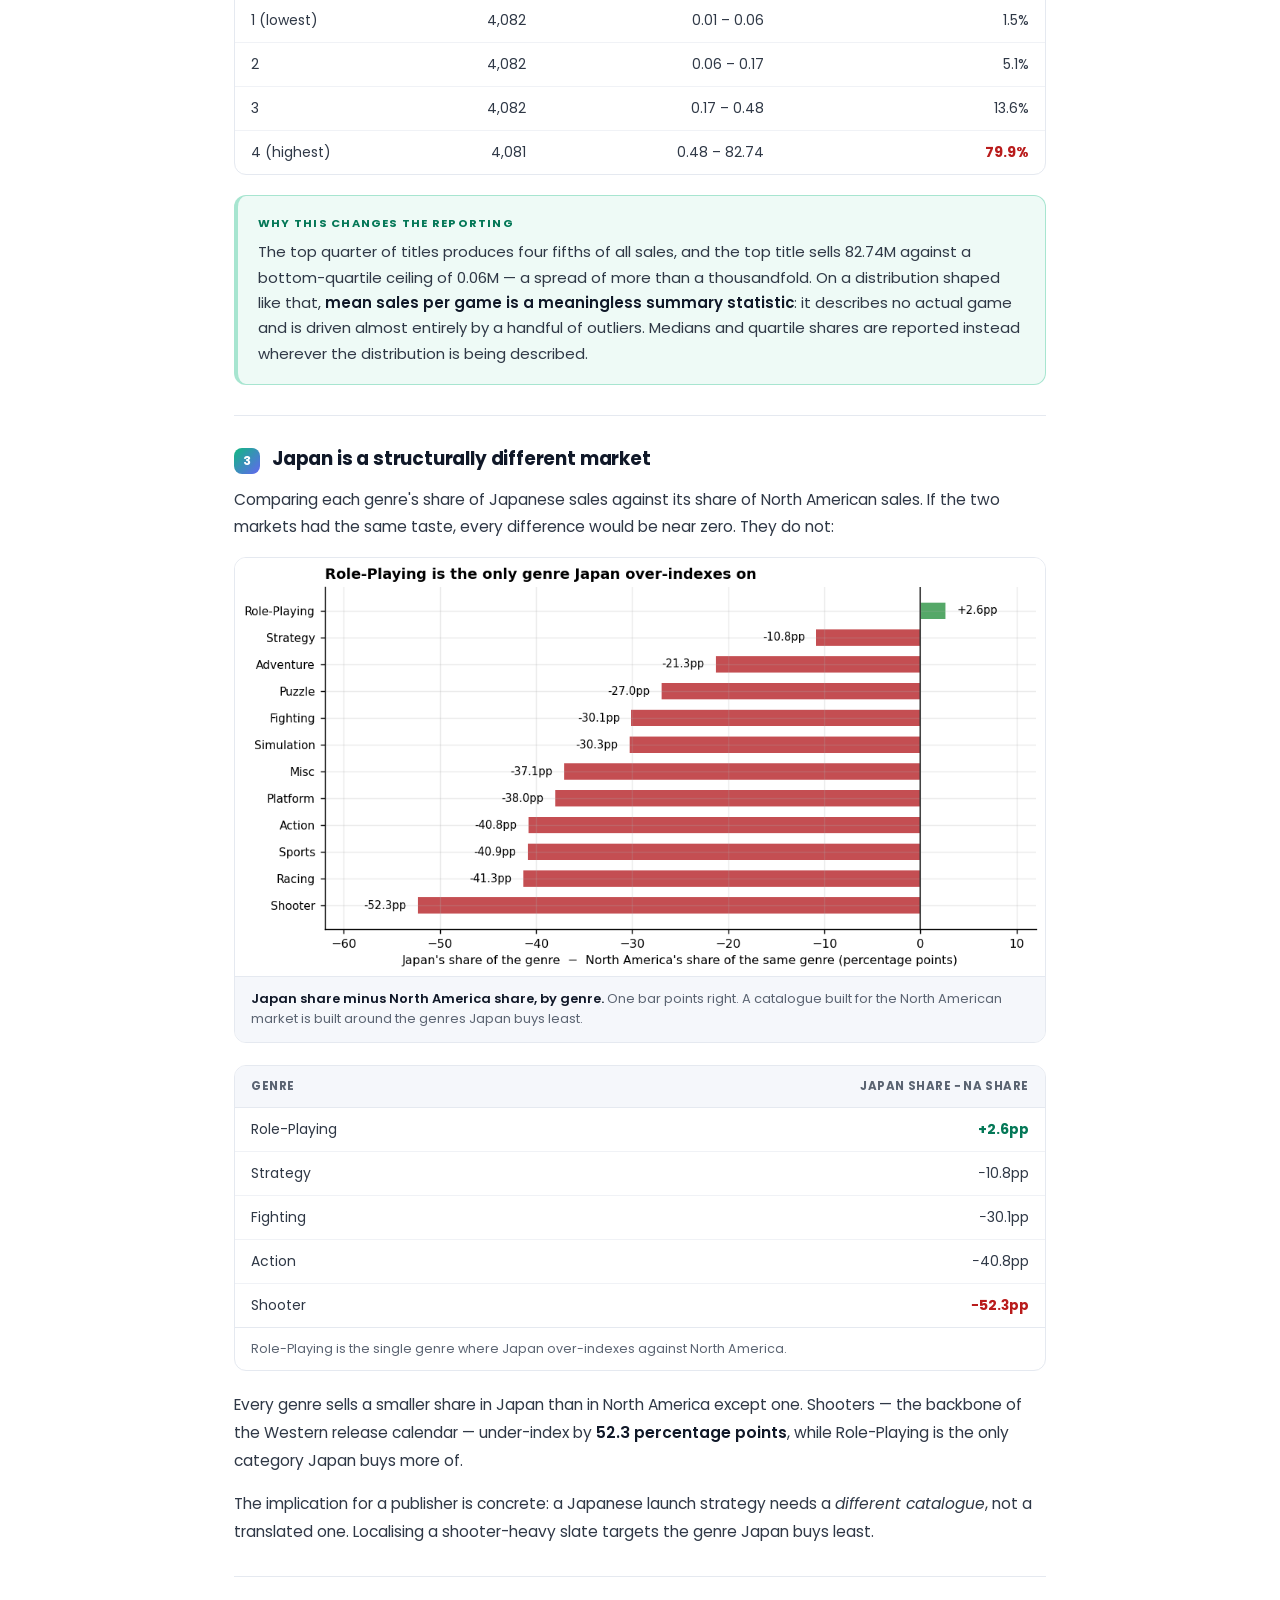
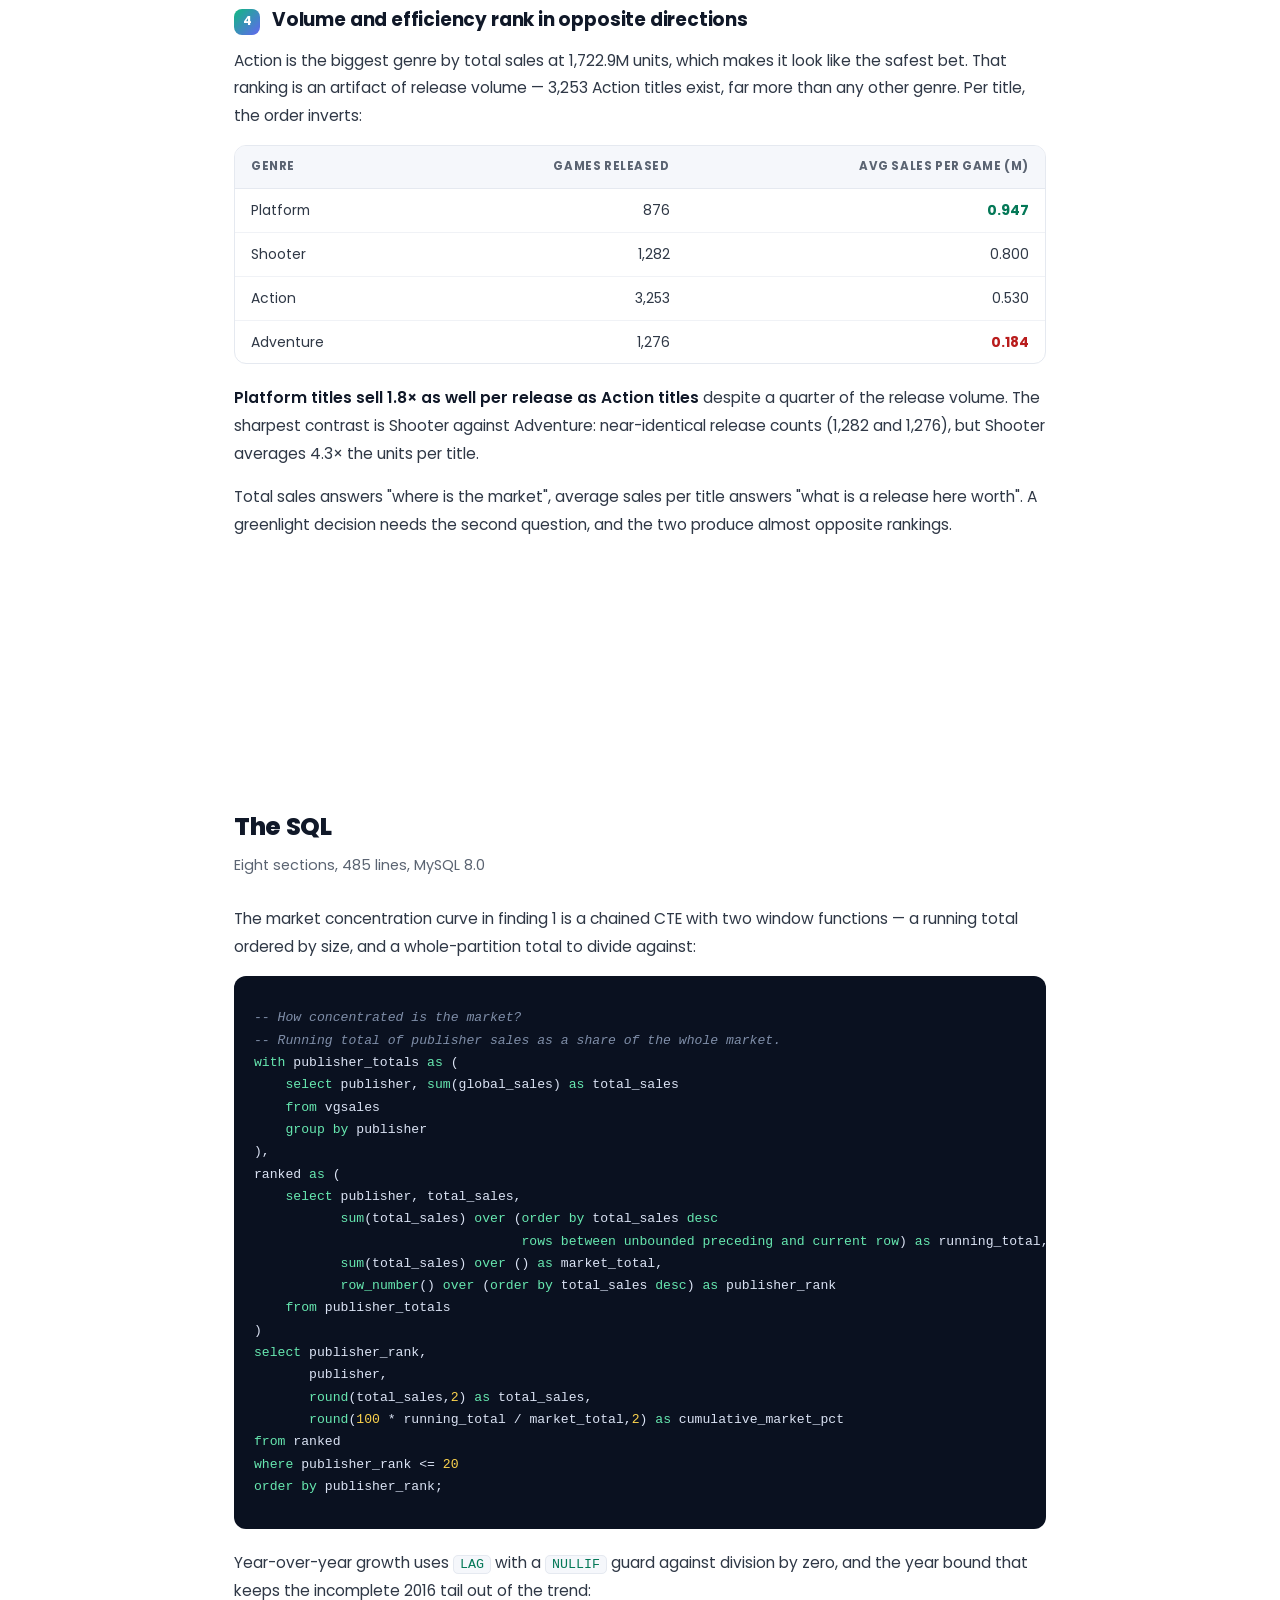
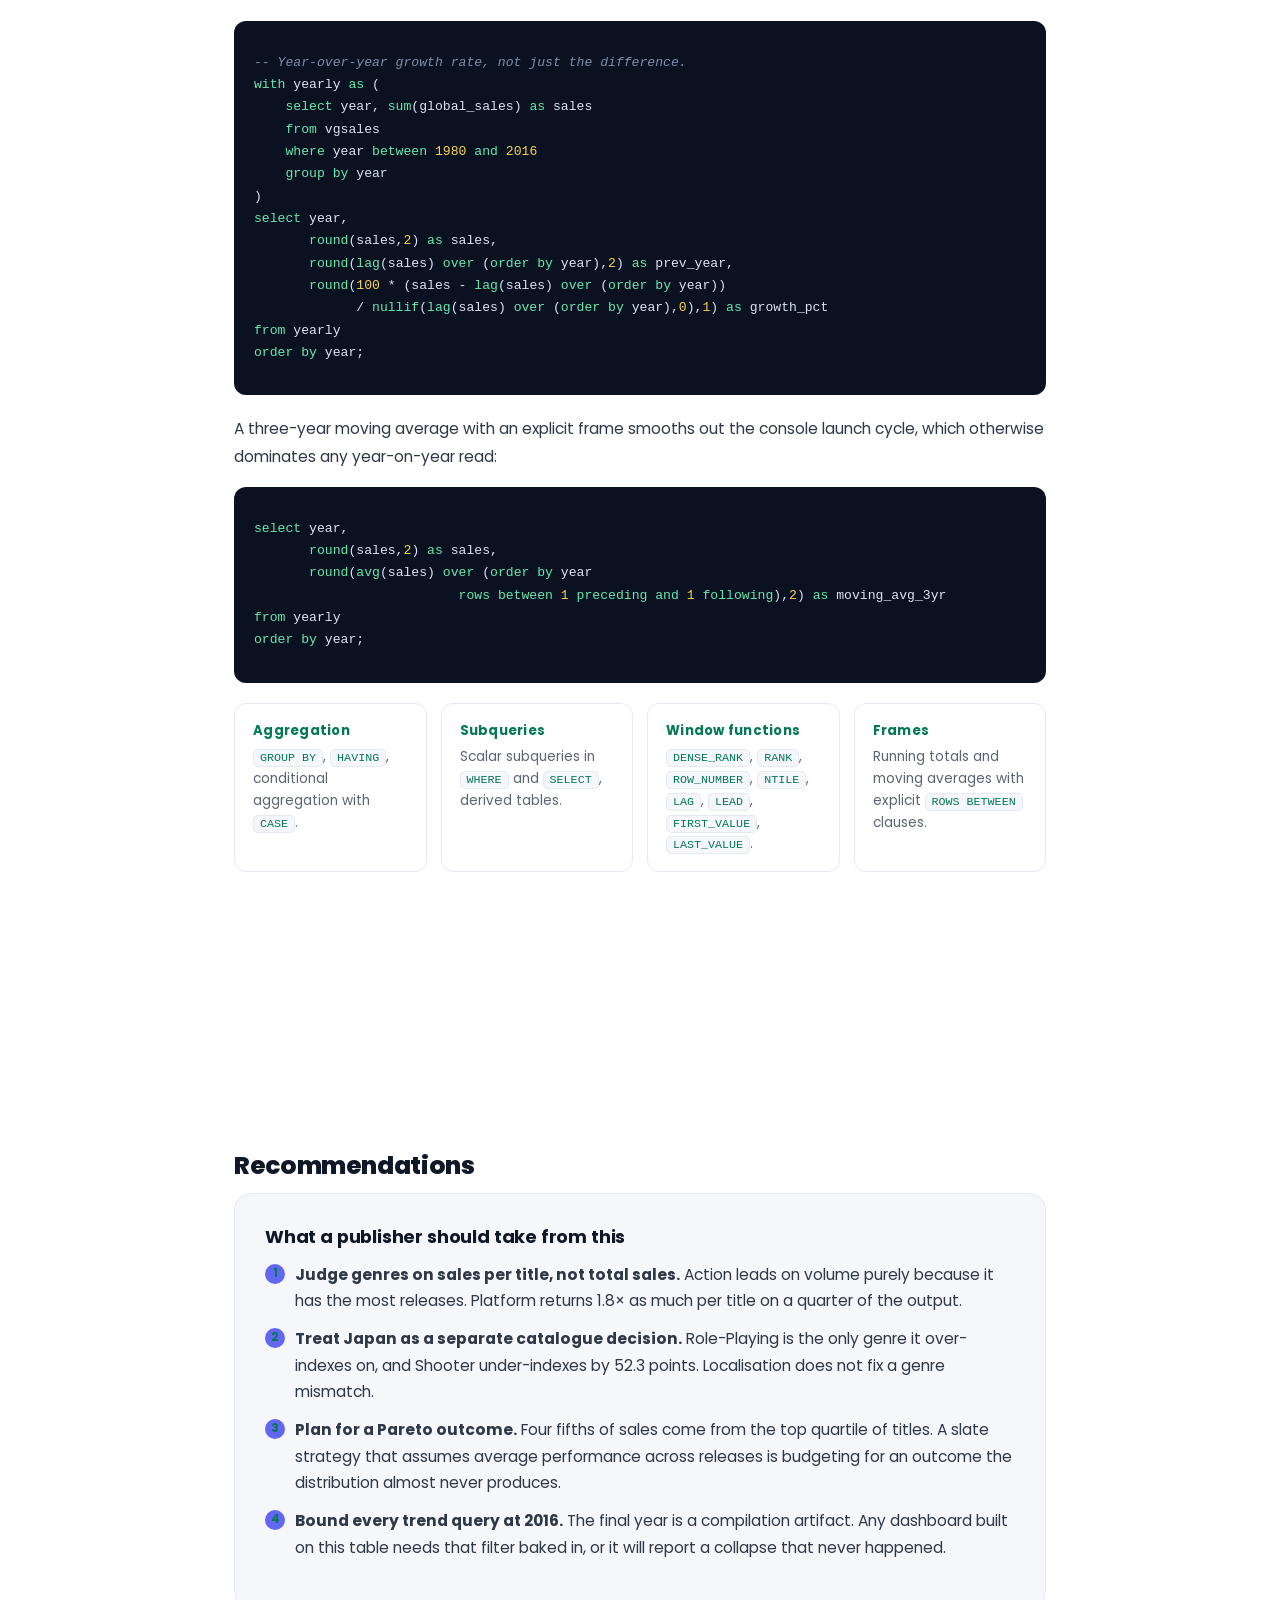
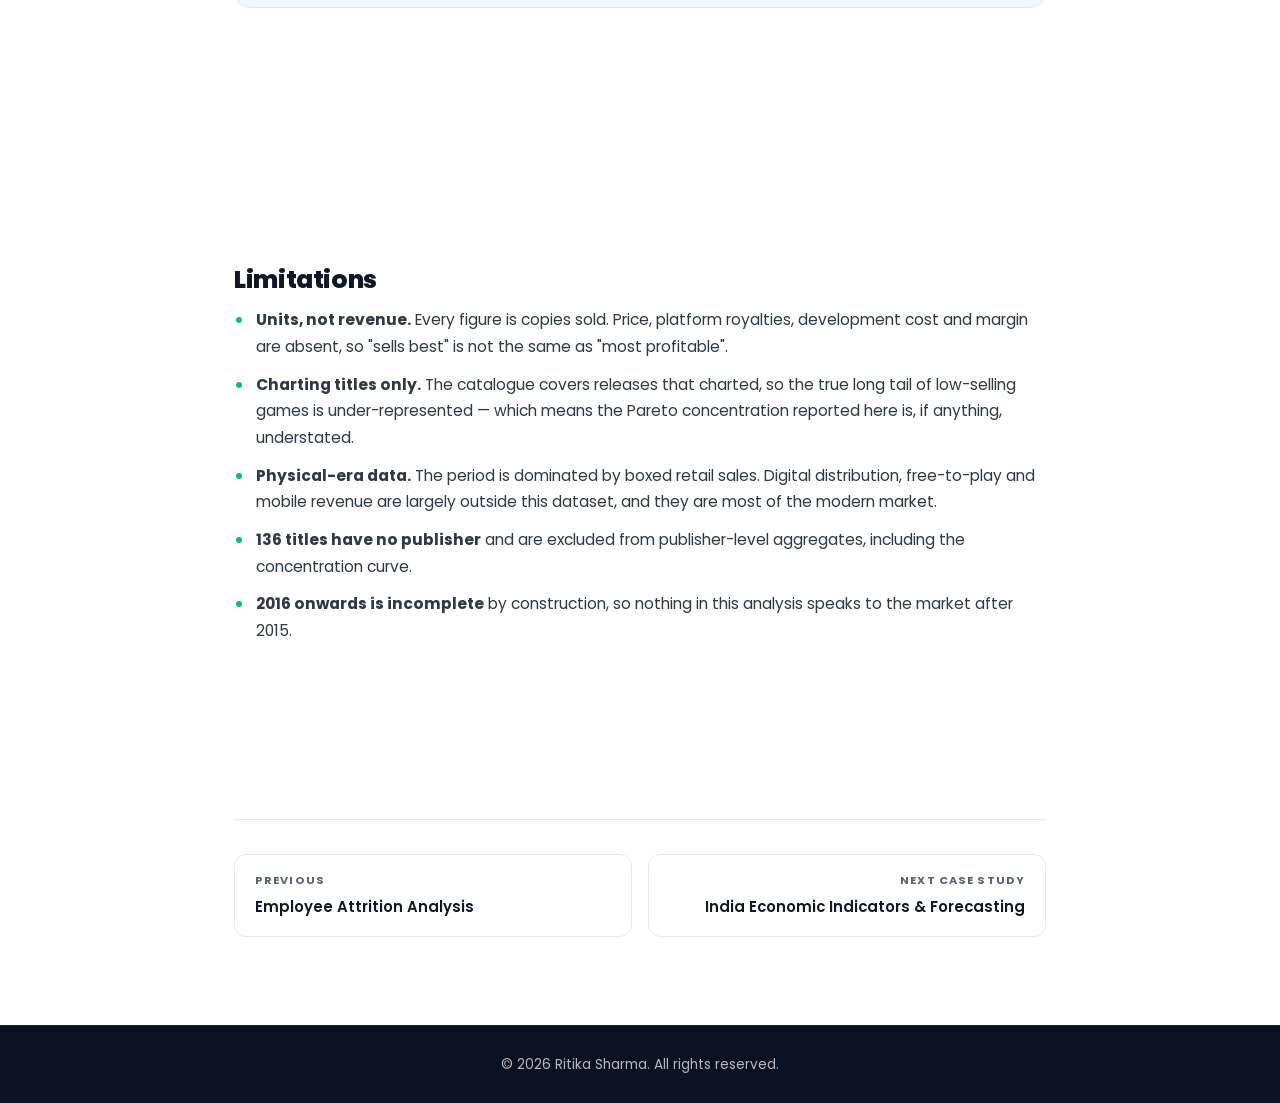
<file: case-studies/video-game-sales.html>
<!DOCTYPE html>
<html lang="en">
<head>
  <meta charset="utf-8">
  <title>Video Game Sales SQL — Case Study | Ritika Sharma</title>
  <meta name="viewport" content="width=device-width, initial-scale=1">
  <meta name="description" content="MySQL analysis of 16,327 game titles: market concentration, a Pareto sales distribution, Japan as a structurally different market, and the data quality check that prevented a false conclusion.">
  <link rel="preconnect" href="https://fonts.googleapis.com">
  <link href="https://fonts.googleapis.com/css?family=Poppins:400,500,600,700,800" rel="stylesheet">
  <link rel="stylesheet" href="../css/main.css?v=6">
  <link rel="stylesheet" href="../css/case-study.css?v=1">
</head>
<body>

  <nav id="nav">
    <div class="wrap">
      <a href="../index.html" class="logo">Ritika Sharma</a>
      <div class="nav-links">
        <a href="../index.html">Home</a>
        <a href="../index.html#about">About</a>
        <a href="../index.html#experience">Experience</a>
        <a href="index.html">Case Studies</a>
        <a href="../index.html#contact">Contact</a>
      </div>
      <button class="nav-toggle" id="navToggle" aria-label="Toggle menu">
        <span></span><span></span><span></span>
      </button>
    </div>
  </nav>

  <main>
    <header class="cs-hero">
      <div class="wrap">
        <a href="index.html" class="cs-back">
          <svg viewBox="0 0 24 24" fill="none" stroke="currentColor" stroke-width="2"><line x1="19" y1="12" x2="5" y2="12"/><polyline points="12 19 5 12 12 5"/></svg>
          All case studies
        </a>
        <span class="eyebrow">Case Study 03</span>
        <h1>Video Game Sales SQL Analysis</h1>
        <p class="cs-lede">16,327 game titles across 31 platforms and 577 publishers, analysed end to end in MySQL 8.0 — from data quality checks through CTEs and window functions to business scenarios. A profiling query caught an <strong>apparent market collapse that was really a truncated dataset</strong>, before it reached any conclusion.</p>
        <div class="cs-meta">
          <span>Aug 2026</span>
          <span>MySQL 8.0</span>
          <span>16,327 titles · 1980–2020</span>
        </div>
        <div class="cs-hero-actions">
          <a href="https://github.com/Ritikasharma2004/vgsales-sql-analysis" class="btn btn-primary" target="_blank" rel="noopener">
            <svg viewBox="0 0 24 24" fill="none" stroke="currentColor" stroke-width="2"><path d="M9 19c-5 1.5-5-2.5-7-3m14 6v-3.87a3.37 3.37 0 0 0-.94-2.61c3.14-.35 6.44-1.54 6.44-7A5.44 5.44 0 0 0 20 4.77 5.07 5.07 0 0 0 19.91 1S18.73.65 16 2.48a13.38 13.38 0 0 0-7 0C6.27.65 5.09 1 5.09 1A5.07 5.07 0 0 0 5 4.77a5.44 5.44 0 0 0-1.5 3.78c0 5.42 3.3 6.61 6.44 7A3.37 3.37 0 0 0 9 18.13V22"/></svg>
            View on GitHub
          </a>
          <a href="#findings" class="btn btn-ghost">Jump to the findings</a>
        </div>
        <div class="stat-strip">
          <div><div class="num">70.5%</div><div class="label">of the market held by 10 publishers</div></div>
          <div><div class="num">79.9%</div><div class="label">of sales from the top quartile of titles</div></div>
          <div><div class="num">+2.6pp</div><div class="label">the only genre Japan over-indexes on</div></div>
          <div><div class="num">1 query</div><div class="label">that prevented a false conclusion</div></div>
        </div>
      </div>
    </header>

    <div class="cs-nav">
      <div class="wrap">
        <a href="#brief">The brief</a>
        <a href="#quality">Data quality</a>
        <a href="#findings">Findings</a>
        <a href="#sql">The SQL</a>
        <a href="#recommend">Recommendations</a>
        <a href="#limits">Limitations</a>
      </div>
    </div>

    <div class="cs-body">
      <div class="wrap">

        <section class="cs-section" id="brief">
          <h2>The brief</h2>
          <p class="sub">Where does the money in this market actually sit?</p>
          <p>A catalogue of every charting game release from 1980 to 2020, with unit sales split by region. The commercial questions are the ones a publisher would ask before greenlighting a title: which genres return the most per release, how concentrated is the competition, and does a catalogue built for North America travel?</p>
          <p>The whole analysis is SQL — 485 lines organised into eight sections, from profiling through aggregation, subqueries, ranking and frame-based window functions to scenario queries. It runs end to end on MySQL 8.0 without errors.</p>
          <div class="cs-table">
            <table>
              <thead><tr><th>Dimension</th><th class="num">Count</th></tr></thead>
              <tbody>
                <tr><td>Titles</td><td class="num">16,327</td></tr>
                <tr><td>Platforms</td><td class="num">31</td></tr>
                <tr><td>Genres</td><td class="num">12</td></tr>
                <tr><td>Publishers</td><td class="num">577</td></tr>
                <tr><td>Period</td><td class="num">1980 – 2020</td></tr>
              </tbody>
              <caption>Sales figures are in millions of units. Regions: North America, Europe, Japan, Other.</caption>
            </table>
          </div>
        </section>

        <section class="cs-section" id="quality">
          <h2>Data quality first</h2>
          <p class="sub">Section 1 of the script, before a single business question</p>
          <div class="cs-table">
            <table>
              <thead><tr><th>Check</th><th class="num">Result</th></tr></thead>
              <tbody>
                <tr><td>Missing game names or years</td><td class="num hi">None</td></tr>
                <tr><td>Missing publishers</td><td class="num">136 rows marked <code class="inline">N/A</code></td></tr>
                <tr><td>Regional sales summing to global</td><td class="num hi">Zero mismatches</td></tr>
                <tr><td>Duplicate titles</td><td class="num">1</td></tr>
                <tr><td>Release year after 2017</td><td class="num">1 row</td></tr>
              </tbody>
            </table>
          </div>
          <p>The internal consistency check is the one worth calling out: <code class="inline">NA + EU + JP + Other</code> reconciles to <code class="inline">Global_Sales</code> on every one of the 16,327 rows. That means regional shares can be computed and compared without a rounding caveat attached to every number — which the Japan analysis below depends on entirely.</p>

          <div class="callout callout-warn">
            <span class="callout-title">The trap: 2016 is not a market crash</span>
            <p>Aggregate sales by year and the chart falls off a cliff after 2015. Read at face value, that is a dramatic finding — the games market collapsing by more than 90% in a single year.</p>
            <p>It is an artifact. The dataset was <strong>compiled during 2016</strong>, so that year holds a few months of releases against twelve months for every other year, and 2017–2020 are near-empty. Nothing collapsed; the data simply stops.</p>
            <p>Every trend query in the script is therefore bounded <code class="inline">where year between 1980 and 2016</code>, and the 2016 endpoint is read as incomplete rather than as a decline. A year-over-year growth query without that bound would have reported roughly −90% for the final year and invited exactly the wrong conclusion.</p>
          </div>
        </section>

        <section class="cs-section" id="findings">
          <h2>Findings</h2>

          <div class="finding">
            <h3><span class="n">1</span> The market is extraordinarily concentrated</h3>
            <p>A running total over publisher sales, ordered by size, gives the cumulative market share curve:</p>
            <figure class="cs-figure">
              <img src="../images/case-studies/video-game-sales/01_concentration.png" alt="Cumulative market share curve rising steeply across the top twenty publishers" loading="lazy">
              <figcaption><strong>Cumulative market share by publisher rank.</strong> The curve is almost vertical at the start and flattens quickly — the signature of a market where a handful of names hold most of it.</figcaption>
            </figure>
            <div class="cs-table">
              <table>
                <thead><tr><th class="num">Rank</th><th>Publisher</th><th class="num">Sales (M units)</th><th class="num">Cumulative share</th></tr></thead>
                <tbody>
                  <tr><td class="num">1</td><td>Nintendo</td><td class="num">1,784.4</td><td class="num hi">20.2%</td></tr>
                  <tr><td class="num">2</td><td>Electronic Arts</td><td class="num">1,093.4</td><td class="num">32.6%</td></tr>
                  <tr><td class="num">3</td><td>Activision</td><td class="num">721.4</td><td class="num">40.8%</td></tr>
                  <tr><td class="num">4</td><td>Sony Computer Entertainment</td><td class="num">607.3</td><td class="num">47.7%</td></tr>
                  <tr><td class="num">5</td><td>Ubisoft</td><td class="num">473.5</td><td class="num">53.1%</td></tr>
                  <tr class="total"><td class="num">10</td><td>— top ten combined —</td><td class="num">—</td><td class="num">70.5%</td></tr>
                </tbody>
                <caption>Ten publishers out of 577 hold seven tenths of all units sold.</caption>
              </table>
            </div>
            <p><strong>Nintendo alone holds 20.2%</strong> — more than Electronic Arts and Activision combined. The remaining 567 publishers share under 30% of the market between them.</p>
          </div>

          <div class="finding">
            <h3><span class="n">2</span> Sales follow a Pareto distribution, so averages lie</h3>
            <p>Splitting all 16,327 titles into quartiles by units sold, using <code class="inline">NTILE(4)</code>:</p>
            <figure class="cs-figure">
              <img src="../images/case-studies/video-game-sales/02_pareto.png" alt="Sales share by quartile alongside total sales versus sales per title by genre" loading="lazy">
              <figcaption><strong>Left:</strong> the top quartile of titles produces four fifths of all sales. <strong>Right:</strong> the same genres ranked two ways — by total sales and by sales per title — showing how far the two orderings diverge.</figcaption>
            </figure>
            <div class="cs-table">
              <table>
                <thead><tr><th>Quartile</th><th class="num">Games</th><th class="num">Sales range (M)</th><th class="num">Share of all sales</th></tr></thead>
                <tbody>
                  <tr><td>1 (lowest)</td><td class="num">4,082</td><td class="num">0.01 – 0.06</td><td class="num">1.5%</td></tr>
                  <tr><td>2</td><td class="num">4,082</td><td class="num">0.06 – 0.17</td><td class="num">5.1%</td></tr>
                  <tr><td>3</td><td class="num">4,082</td><td class="num">0.17 – 0.48</td><td class="num">13.6%</td></tr>
                  <tr><td>4 (highest)</td><td class="num">4,081</td><td class="num">0.48 – 82.74</td><td class="num lo">79.9%</td></tr>
                </tbody>
              </table>
            </div>
            <div class="callout callout-key">
              <span class="callout-title">Why this changes the reporting</span>
              <p>The top quarter of titles produces four fifths of all sales, and the top title sells 82.74M against a bottom-quartile ceiling of 0.06M — a spread of more than a thousandfold. On a distribution shaped like that, <strong>mean sales per game is a meaningless summary statistic</strong>: it describes no actual game and is driven almost entirely by a handful of outliers. Medians and quartile shares are reported instead wherever the distribution is being described.</p>
            </div>
          </div>

          <div class="finding">
            <h3><span class="n">3</span> Japan is a structurally different market</h3>
            <p>Comparing each genre's share of Japanese sales against its share of North American sales. If the two markets had the same taste, every difference would be near zero. They do not:</p>
            <figure class="cs-figure">
              <img src="../images/case-studies/video-game-sales/03_japan.png" alt="Difference between Japanese and North American genre shares, with only Role-Playing positive" loading="lazy">
              <figcaption><strong>Japan share minus North America share, by genre.</strong> One bar points right. A catalogue built for the North American market is built around the genres Japan buys least.</figcaption>
            </figure>
            <div class="cs-table">
              <table>
                <thead><tr><th>Genre</th><th class="num">Japan share − NA share</th></tr></thead>
                <tbody>
                  <tr><td>Role-Playing</td><td class="num hi">+2.6pp</td></tr>
                  <tr><td>Strategy</td><td class="num">−10.8pp</td></tr>
                  <tr><td>Fighting</td><td class="num">−30.1pp</td></tr>
                  <tr><td>Action</td><td class="num">−40.8pp</td></tr>
                  <tr><td>Shooter</td><td class="num lo">−52.3pp</td></tr>
                </tbody>
                <caption>Role-Playing is the single genre where Japan over-indexes against North America.</caption>
              </table>
            </div>
            <p>Every genre sells a smaller share in Japan than in North America except one. Shooters — the backbone of the Western release calendar — under-index by <strong>52.3 percentage points</strong>, while Role-Playing is the only category Japan buys more of.</p>
            <p>The implication for a publisher is concrete: a Japanese launch strategy needs a <em>different catalogue</em>, not a translated one. Localising a shooter-heavy slate targets the genre Japan buys least.</p>
          </div>

          <div class="finding">
            <h3><span class="n">4</span> Volume and efficiency rank in opposite directions</h3>
            <p>Action is the biggest genre by total sales at 1,722.9M units, which makes it look like the safest bet. That ranking is an artifact of release volume — 3,253 Action titles exist, far more than any other genre. Per title, the order inverts:</p>
            <div class="cs-table">
              <table>
                <thead><tr><th>Genre</th><th class="num">Games released</th><th class="num">Avg sales per game (M)</th></tr></thead>
                <tbody>
                  <tr><td>Platform</td><td class="num">876</td><td class="num hi">0.947</td></tr>
                  <tr><td>Shooter</td><td class="num">1,282</td><td class="num">0.800</td></tr>
                  <tr><td>Action</td><td class="num">3,253</td><td class="num">0.530</td></tr>
                  <tr><td>Adventure</td><td class="num">1,276</td><td class="num lo">0.184</td></tr>
                </tbody>
              </table>
            </div>
            <p><strong>Platform titles sell 1.8× as well per release as Action titles</strong> despite a quarter of the release volume. The sharpest contrast is Shooter against Adventure: near-identical release counts (1,282 and 1,276), but Shooter averages 4.3× the units per title.</p>
            <p>Total sales answers "where is the market", average sales per title answers "what is a release here worth". A greenlight decision needs the second question, and the two produce almost opposite rankings.</p>
          </div>
        </section>

        <section class="cs-section" id="sql">
          <h2>The SQL</h2>
          <p class="sub">Eight sections, 485 lines, MySQL 8.0</p>
          <p>The market concentration curve in finding 1 is a chained CTE with two window functions — a running total ordered by size, and a whole-partition total to divide against:</p>
          <div class="cs-code"><pre><span class="c">-- How concentrated is the market?
-- Running total of publisher sales as a share of the whole market.</span>
<span class="k">with</span> publisher_totals <span class="k">as</span> (
    <span class="k">select</span> publisher, <span class="k">sum</span>(global_sales) <span class="k">as</span> total_sales
    <span class="k">from</span> vgsales
    <span class="k">group by</span> publisher
),
ranked <span class="k">as</span> (
    <span class="k">select</span> publisher, total_sales,
           <span class="k">sum</span>(total_sales) <span class="k">over</span> (<span class="k">order by</span> total_sales <span class="k">desc</span>
                                  <span class="k">rows between unbounded preceding and current row</span>) <span class="k">as</span> running_total,
           <span class="k">sum</span>(total_sales) <span class="k">over</span> () <span class="k">as</span> market_total,
           <span class="k">row_number</span>() <span class="k">over</span> (<span class="k">order by</span> total_sales <span class="k">desc</span>) <span class="k">as</span> publisher_rank
    <span class="k">from</span> publisher_totals
)
<span class="k">select</span> publisher_rank,
       publisher,
       <span class="k">round</span>(total_sales,<span class="s">2</span>) <span class="k">as</span> total_sales,
       <span class="k">round</span>(<span class="s">100</span> * running_total / market_total,<span class="s">2</span>) <span class="k">as</span> cumulative_market_pct
<span class="k">from</span> ranked
<span class="k">where</span> publisher_rank &lt;= <span class="s">20</span>
<span class="k">order by</span> publisher_rank;</pre></div>
          <p>Year-over-year growth uses <code class="inline">LAG</code> with a <code class="inline">NULLIF</code> guard against division by zero, and the year bound that keeps the incomplete 2016 tail out of the trend:</p>
          <div class="cs-code"><pre><span class="c">-- Year-over-year growth rate, not just the difference.</span>
<span class="k">with</span> yearly <span class="k">as</span> (
    <span class="k">select</span> year, <span class="k">sum</span>(global_sales) <span class="k">as</span> sales
    <span class="k">from</span> vgsales
    <span class="k">where</span> year <span class="k">between</span> <span class="s">1980</span> <span class="k">and</span> <span class="s">2016</span>
    <span class="k">group by</span> year
)
<span class="k">select</span> year,
       <span class="k">round</span>(sales,<span class="s">2</span>) <span class="k">as</span> sales,
       <span class="k">round</span>(<span class="k">lag</span>(sales) <span class="k">over</span> (<span class="k">order by</span> year),<span class="s">2</span>) <span class="k">as</span> prev_year,
       <span class="k">round</span>(<span class="s">100</span> * (sales - <span class="k">lag</span>(sales) <span class="k">over</span> (<span class="k">order by</span> year))
             / <span class="k">nullif</span>(<span class="k">lag</span>(sales) <span class="k">over</span> (<span class="k">order by</span> year),<span class="s">0</span>),<span class="s">1</span>) <span class="k">as</span> growth_pct
<span class="k">from</span> yearly
<span class="k">order by</span> year;</pre></div>
          <p>A three-year moving average with an explicit frame smooths out the console launch cycle, which otherwise dominates any year-on-year read:</p>
          <div class="cs-code"><pre><span class="k">select</span> year,
       <span class="k">round</span>(sales,<span class="s">2</span>) <span class="k">as</span> sales,
       <span class="k">round</span>(<span class="k">avg</span>(sales) <span class="k">over</span> (<span class="k">order by</span> year
                          <span class="k">rows between</span> <span class="s">1</span> <span class="k">preceding and</span> <span class="s">1</span> <span class="k">following</span>),<span class="s">2</span>) <span class="k">as</span> moving_avg_3yr
<span class="k">from</span> yearly
<span class="k">order by</span> year;</pre></div>
          <div class="method-grid">
            <div class="method-card"><h4>Aggregation</h4><p><code class="inline">GROUP BY</code>, <code class="inline">HAVING</code>, conditional aggregation with <code class="inline">CASE</code>.</p></div>
            <div class="method-card"><h4>Subqueries</h4><p>Scalar subqueries in <code class="inline">WHERE</code> and <code class="inline">SELECT</code>, derived tables.</p></div>
            <div class="method-card"><h4>Window functions</h4><p><code class="inline">DENSE_RANK</code>, <code class="inline">RANK</code>, <code class="inline">ROW_NUMBER</code>, <code class="inline">NTILE</code>, <code class="inline">LAG</code>, <code class="inline">LEAD</code>, <code class="inline">FIRST_VALUE</code>, <code class="inline">LAST_VALUE</code>.</p></div>
            <div class="method-card"><h4>Frames</h4><p>Running totals and moving averages with explicit <code class="inline">ROWS BETWEEN</code> clauses.</p></div>
          </div>
        </section>

        <section class="cs-section" id="recommend">
          <h2>Recommendations</h2>
          <div class="takeaway">
            <h3>What a publisher should take from this</h3>
            <ul class="cs-list ordered">
              <li><strong>Judge genres on sales per title, not total sales.</strong> Action leads on volume purely because it has the most releases. Platform returns 1.8× as much per title on a quarter of the output.</li>
              <li><strong>Treat Japan as a separate catalogue decision.</strong> Role-Playing is the only genre it over-indexes on, and Shooter under-indexes by 52.3 points. Localisation does not fix a genre mismatch.</li>
              <li><strong>Plan for a Pareto outcome.</strong> Four fifths of sales come from the top quartile of titles. A slate strategy that assumes average performance across releases is budgeting for an outcome the distribution almost never produces.</li>
              <li><strong>Bound every trend query at 2016.</strong> The final year is a compilation artifact. Any dashboard built on this table needs that filter baked in, or it will report a collapse that never happened.</li>
            </ul>
          </div>
        </section>

        <section class="cs-section" id="limits">
          <h2>Limitations</h2>
          <ul class="cs-list">
            <li><strong>Units, not revenue.</strong> Every figure is copies sold. Price, platform royalties, development cost and margin are absent, so "sells best" is not the same as "most profitable".</li>
            <li><strong>Charting titles only.</strong> The catalogue covers releases that charted, so the true long tail of low-selling games is under-represented — which means the Pareto concentration reported here is, if anything, understated.</li>
            <li><strong>Physical-era data.</strong> The period is dominated by boxed retail sales. Digital distribution, free-to-play and mobile revenue are largely outside this dataset, and they are most of the modern market.</li>
            <li><strong>136 titles have no publisher</strong> and are excluded from publisher-level aggregates, including the concentration curve.</li>
            <li><strong>2016 onwards is incomplete</strong> by construction, so nothing in this analysis speaks to the market after 2015.</li>
          </ul>
        </section>

        <nav class="cs-pager">
          <a href="employee-attrition.html">
            <span class="dir">Previous</span>
            <span class="ttl">Employee Attrition Analysis</span>
          </a>
          <a href="india-economic-indicators.html" class="next">
            <span class="dir">Next case study</span>
            <span class="ttl">India Economic Indicators &amp; Forecasting</span>
          </a>
        </nav>

      </div>
    </div>
  </main>

  <footer>
    <div class="wrap">© <span id="year"></span> Ritika Sharma. All rights reserved.</div>
  </footer>

  <script src="../js/case-study.js?v=1"></script>
</body>
</html>
</file>
<file: css/main.css>
/* Ritika Sharma — Portfolio (new build) */

:root {
  --bg: #ffffff;
  --bg-alt: #f5f7fb;
  --bg-dark: #0a1120;
  --bg-dark-2: #121b32;
  --text: #101828;
  --text-muted: #5b6472;
  --text-on-dark: #f8fafc;
  --text-on-dark-muted: rgba(248, 250, 252, 0.72);
  --accent: #10b981;
  --accent-ink: #047857;
  --accent-2: #6366f1;
  --border: #e5e9f0;
  --border-dark: rgba(248, 250, 252, 0.12);
  --radius: 16px;
  --shadow: 0 10px 30px rgba(16, 24, 40, 0.08);
  --shadow-lg: 0 20px 50px rgba(16, 24, 40, 0.14);
  --maxw: 1120px;
}

* { box-sizing: border-box; }

html { scroll-behavior: smooth; }

body {
  margin: 0;
  font-family: 'Poppins', 'Segoe UI', sans-serif;
  color: var(--text);
  background: var(--bg);
  line-height: 1.65;
  -webkit-font-smoothing: antialiased;
}

img { max-width: 100%; display: block; }

a { color: inherit; text-decoration: none; }

ul { margin: 0; padding: 0; list-style: none; }

.wrap {
  max-width: var(--maxw);
  margin: 0 auto;
  padding: 0 24px;
}

section { padding: 96px 0; }

.section-alt { background: var(--bg-alt); }

.eyebrow {
  display: inline-block;
  font-size: 0.75rem;
  font-weight: 600;
  letter-spacing: 0.12em;
  text-transform: uppercase;
  color: var(--accent-ink);
  background: rgba(16, 185, 129, 0.1);
  border: 1px solid rgba(16, 185, 129, 0.25);
  padding: 6px 14px;
  border-radius: 50px;
  margin-bottom: 18px;
}

.section-head {
  max-width: 620px;
  margin-bottom: 48px;
}
.section-head h2 {
  font-size: clamp(1.8rem, 3vw, 2.4rem);
  font-weight: 700;
  margin: 0 0 12px;
  letter-spacing: -0.01em;
}
.section-head p {
  color: var(--text-muted);
  margin: 0;
  font-size: 1.02rem;
}

/* ---------- Buttons ---------- */

.btn {
  display: inline-flex;
  align-items: center;
  gap: 8px;
  padding: 13px 28px;
  border-radius: 50px;
  font-weight: 600;
  font-size: 0.88rem;
  letter-spacing: 0.02em;
  border: none;
  cursor: pointer;
  transition: transform 0.2s ease, box-shadow 0.2s ease, background 0.2s ease;
}
.btn-primary {
  background: linear-gradient(135deg, var(--accent), var(--accent-2));
  color: #fff;
  box-shadow: 0 12px 28px rgba(16, 185, 129, 0.32);
}
.btn-primary:hover { transform: translateY(-3px); box-shadow: 0 16px 34px rgba(16, 185, 129, 0.42); }

.btn-ghost {
  background: rgba(255, 255, 255, 0.06);
  color: var(--text-on-dark);
  border: 1.5px solid rgba(255, 255, 255, 0.35);
}
.btn-ghost:hover { background: rgba(255, 255, 255, 0.14); transform: translateY(-3px); }

.btn-outline {
  background: transparent;
  color: var(--accent-ink);
  border: 1.5px solid rgba(16, 185, 129, 0.4);
}
.btn-outline:hover { background: rgba(16, 185, 129, 0.08); transform: translateY(-3px); }

/* ---------- Nav ---------- */

#nav {
  position: fixed;
  top: 0; left: 0; right: 0;
  z-index: 100;
  background: rgba(10, 17, 32, 0.35);
  backdrop-filter: blur(10px);
  transition: background 0.3s ease, box-shadow 0.3s ease, padding 0.3s ease;
  padding: 20px 0;
}
#nav.scrolled {
  background: rgba(10, 17, 32, 0.92);
  box-shadow: 0 6px 24px rgba(0,0,0,0.25);
  padding: 12px 0;
}
#nav .wrap {
  display: flex;
  align-items: center;
  justify-content: space-between;
}
.logo {
  font-weight: 700;
  font-size: 1.1rem;
  color: #fff;
  letter-spacing: 0.01em;
}
.nav-links {
  display: flex;
  gap: 32px;
}
.nav-links a {
  color: rgba(255, 255, 255, 0.82);
  font-size: 0.9rem;
  font-weight: 500;
  position: relative;
  padding: 4px 0;
}
.nav-links a.active,
.nav-links a:hover { color: #fff; }
.nav-links a.active::after {
  content: "";
  position: absolute;
  left: 0; right: 0; bottom: -4px;
  height: 2px;
  background: var(--accent);
  border-radius: 2px;
}
.nav-toggle {
  display: none;
  flex-direction: column;
  gap: 5px;
  background: none;
  border: none;
  cursor: pointer;
  padding: 6px;
}
.nav-toggle span {
  width: 22px; height: 2px;
  background: #fff;
  border-radius: 2px;
}

/* ---------- Hero ---------- */

#hero {
  position: relative;
  min-height: 100vh;
  display: flex;
  align-items: center;
  padding: 140px 0 80px;
  background:
    radial-gradient(700px 400px at 85% 10%, rgba(99, 102, 241, 0.25), transparent 60%),
    radial-gradient(600px 500px at 10% 90%, rgba(16, 185, 129, 0.2), transparent 60%),
    linear-gradient(160deg, var(--bg-dark), var(--bg-dark-2));
  color: var(--text-on-dark);
  overflow: hidden;
}
.hero-grid {
  display: grid;
  grid-template-columns: 1.15fr 0.85fr;
  gap: 56px;
  align-items: center;
}
.hero-name {
  font-size: clamp(2.4rem, 5vw, 3.6rem);
  font-weight: 700;
  margin: 6px 0 8px;
  letter-spacing: -0.02em;
}
.hero-name span {
  color: var(--accent);
}
.hero-role {
  font-size: clamp(1.1rem, 2vw, 1.5rem);
  font-weight: 500;
  color: var(--text-on-dark-muted);
  min-height: 1.6em;
  margin-bottom: 20px;
}
.hero-role .cursor {
  display: inline-block;
  width: 2px;
  background: var(--accent);
  margin-left: 2px;
  animation: blink 1s steps(1) infinite;
}
@keyframes blink { 50% { opacity: 0; } }

.hero-summary {
  color: var(--text-on-dark-muted);
  max-width: 480px;
  margin-bottom: 32px;
  font-size: 1.02rem;
}
.hero-actions {
  display: flex;
  gap: 14px;
  flex-wrap: wrap;
  margin-bottom: 40px;
}
.hero-social {
  display: flex;
  gap: 14px;
}
.hero-social a {
  width: 42px; height: 42px;
  display: flex; align-items: center; justify-content: center;
  border-radius: 50%;
  background: rgba(255, 255, 255, 0.06);
  border: 1px solid rgba(255, 255, 255, 0.16);
  color: #fff;
  transition: all 0.2s ease;
}
.hero-social a:hover {
  background: var(--accent);
  border-color: var(--accent);
  transform: translateY(-3px);
}
.hero-social svg { width: 18px; height: 18px; }

.hero-card {
  background: rgba(255, 255, 255, 0.04);
  border: 1px solid rgba(255, 255, 255, 0.12);
  border-radius: var(--radius);
  padding: 32px;
  backdrop-filter: blur(6px);
}
.hero-avatar {
  width: min(200px, 100%);
  aspect-ratio: 1;
  height: auto;
  object-fit: cover;
  border-radius: 50%;
  display: block;
  margin: 0 auto 22px;
  border: 3px solid rgba(16, 185, 129, 0.5);
  padding: 4px;
}
.hero-stats {
  display: grid;
  grid-template-columns: repeat(3, 1fr);
  gap: 12px;
  margin-top: 24px;
  text-align: center;
}
.hero-stats .num {
  font-size: 1.5rem;
  font-weight: 700;
  color: var(--accent);
}
.hero-stats .label {
  font-size: 0.72rem;
  color: var(--text-on-dark-muted);
  text-transform: uppercase;
  letter-spacing: 0.05em;
}

/* ---------- About ---------- */

.about-grid {
  display: grid;
  grid-template-columns: 0.9fr 1.1fr;
  gap: 56px;
  align-items: start;
}
.about-card {
  background: #fff;
  border: 1px solid var(--border);
  border-radius: var(--radius);
  padding: 28px;
  box-shadow: var(--shadow);
}
.about-card .row {
  display: flex;
  align-items: center;
  gap: 12px;
  padding: 10px 0;
  border-bottom: 1px solid var(--border);
  font-size: 0.92rem;
}
.about-card .row:last-child { border-bottom: none; }
.about-card .row .ico {
  width: 34px; height: 34px;
  border-radius: 50%;
  background: rgba(16, 185, 129, 0.1);
  display: flex; align-items: center; justify-content: center;
  flex-shrink: 0;
  color: var(--accent-ink);
}
.about-card .row .ico svg { width: 16px; height: 16px; }
.about-card .row .k { color: var(--text-muted); min-width: 84px; }
.about-card .row .v { font-weight: 500; word-break: break-word; }

.about-bio {
  color: var(--text-muted);
  font-size: 1.02rem;
  margin-bottom: 32px;
}

.skill-groups {
  display: grid;
  grid-template-columns: repeat(2, 1fr);
  gap: 20px;
}
.skill-group h4 {
  font-size: 0.78rem;
  text-transform: uppercase;
  letter-spacing: 0.06em;
  color: var(--text-muted);
  margin: 0 0 10px;
  font-weight: 600;
}
.chip-row {
  display: flex;
  flex-wrap: wrap;
  gap: 8px;
}
.chip {
  background: var(--bg-alt);
  border: 1px solid var(--border);
  color: var(--text);
  font-size: 0.82rem;
  font-weight: 500;
  padding: 6px 14px;
  border-radius: 50px;
}

/* ---------- Timeline (experience / education) ---------- */

.timeline {
  display: flex;
  flex-direction: column;
  gap: 22px;
}
.tl-card {
  background: #fff;
  border: 1px solid var(--border);
  border-top: 4px solid var(--accent);
  border-radius: var(--radius);
  padding: 26px 28px;
  box-shadow: var(--shadow);
  transition: transform 0.2s ease, box-shadow 0.2s ease;
}
.tl-card:hover { transform: translateY(-5px); box-shadow: var(--shadow-lg); }
.tl-top {
  display: flex;
  justify-content: space-between;
  align-items: flex-start;
  flex-wrap: wrap;
  gap: 10px;
  margin-bottom: 6px;
}
.tl-date {
  background: rgba(16, 185, 129, 0.1);
  color: var(--accent-ink);
  font-size: 0.76rem;
  font-weight: 600;
  padding: 4px 12px;
  border-radius: 50px;
}
.tl-card h3 { margin: 4px 0 2px; font-size: 1.15rem; font-weight: 700; }
.tl-card .org { color: var(--accent-2); font-weight: 600; font-size: 0.92rem; }
.tl-card ul { margin-top: 12px; }
.tl-card ul li {
  position: relative;
  padding-left: 18px;
  color: var(--text-muted);
  font-size: 0.92rem;
  margin-bottom: 6px;
}
.tl-card ul li::before {
  content: "";
  position: absolute;
  left: 0; top: 9px;
  width: 6px; height: 6px;
  border-radius: 50%;
  background: var(--accent);
}
.tag-row {
  display: flex;
  flex-wrap: wrap;
  gap: 6px;
  margin-top: 12px;
}
.tag {
  font-size: 0.72rem;
  font-weight: 600;
  color: var(--accent-2);
  background: rgba(99, 102, 241, 0.08);
  border: 1px solid rgba(99, 102, 241, 0.2);
  padding: 3px 10px;
  border-radius: 50px;
}

.two-col {
  display: grid;
  grid-template-columns: 1fr 1fr;
  gap: 22px;
}

.cert-card {
  background: #fff;
  border: 1px solid var(--border);
  border-radius: var(--radius);
  padding: 22px 24px;
  box-shadow: var(--shadow);
}
.cert-card h4 { margin: 0 0 4px; font-size: 1rem; font-weight: 700; }
.cert-card .org { color: var(--text-muted); font-size: 0.82rem; margin-bottom: 8px; display: block; }
.cert-card p { margin: 0; color: var(--text-muted); font-size: 0.88rem; }

/* ---------- Projects ---------- */

.project-grid {
  display: grid;
  grid-template-columns: repeat(2, 1fr);
  gap: 24px;
}
.project-card {
  background: #fff;
  border: 1px solid var(--border);
  border-radius: var(--radius);
  overflow: hidden;
  box-shadow: var(--shadow);
  transition: transform 0.2s ease, box-shadow 0.2s ease;
}
.project-card:hover { transform: translateY(-6px); box-shadow: var(--shadow-lg); }
.project-banner {
  height: 140px;
  display: flex;
  align-items: center;
  justify-content: center;
  color: #fff;
}
.project-banner svg { width: 42px; height: 42px; }
.project-banner.a { background: linear-gradient(135deg, #10b981, #059669); }
.project-banner.b { background: linear-gradient(135deg, #6366f1, #4338ca); }
.project-banner.c { background: linear-gradient(135deg, #f59e0b, #b45309); }
.project-banner.d { background: linear-gradient(135deg, #ef4444, #991b1b); }
.project-banner.e { background: linear-gradient(135deg, #06b6d4, #0e7490); }
.project-banner.f { background: linear-gradient(135deg, #a855f7, #6b21a8); }
.project-banner.g { background: linear-gradient(135deg, #0ea5e9, #0c4a6e); }
.project-body { padding: 24px; }
.project-body h3 { margin: 0 0 4px; font-size: 1.1rem; font-weight: 700; }
.project-date { font-size: 0.78rem; color: var(--text-muted); margin-bottom: 10px; display: block; }
.project-body ul li {
  position: relative;
  padding-left: 18px;
  color: var(--text-muted);
  font-size: 0.9rem;
  margin-bottom: 6px;
}
.project-body ul li::before {
  content: "";
  position: absolute;
  left: 0; top: 9px;
  width: 6px; height: 6px;
  border-radius: 50%;
  background: var(--accent);
}
.project-body .btn-outline { margin-top: 14px; padding: 9px 20px; font-size: 0.8rem; }

.project-actions {
  display: flex;
  flex-wrap: wrap;
  gap: 10px;
  align-items: center;
  margin-top: 14px;
}
.project-actions .btn { margin-top: 0; padding: 9px 20px; font-size: 0.8rem; }
.project-actions .btn-primary { box-shadow: 0 8px 18px rgba(16, 185, 129, 0.26); }
.project-actions .btn-primary:hover { box-shadow: 0 12px 24px rgba(16, 185, 129, 0.36); }

/* ---------- Contact ---------- */

#contact { background: var(--bg-dark); color: var(--text-on-dark); }
#contact .section-head p { color: var(--text-on-dark-muted); }
#contact .eyebrow { background: rgba(16,185,129,0.15); color: var(--accent); border-color: rgba(16,185,129,0.35); }

.contact-grid {
  display: grid;
  grid-template-columns: repeat(4, 1fr);
  gap: 18px;
  margin-bottom: 40px;
}
.contact-card {
  background: rgba(255, 255, 255, 0.04);
  border: 1px solid rgba(255, 255, 255, 0.12);
  border-radius: var(--radius);
  padding: 24px 18px;
  text-align: center;
  transition: transform 0.2s ease, background 0.2s ease;
}
.contact-card:hover { transform: translateY(-5px); background: rgba(255, 255, 255, 0.08); }
.contact-card .ico {
  width: 46px; height: 46px;
  margin: 0 auto 14px;
  border-radius: 50%;
  background: linear-gradient(135deg, var(--accent), var(--accent-2));
  display: flex; align-items: center; justify-content: center;
}
.contact-card .ico svg { width: 20px; height: 20px; color: #fff; }
.contact-card h4 { margin: 0 0 6px; font-size: 0.82rem; text-transform: uppercase; letter-spacing: 0.05em; color: var(--text-on-dark-muted); }
.contact-card a, .contact-card span.val { color: #fff; font-weight: 500; font-size: 0.92rem; word-break: break-word; }

.contact-cta { text-align: center; }

/* ---------- Footer ---------- */

footer {
  background: var(--bg-dark);
  color: var(--text-on-dark-muted);
  border-top: 1px solid rgba(255,255,255,0.08);
  padding: 28px 0;
  text-align: center;
  font-size: 0.85rem;
}

/* ---------- Reveal on scroll ---------- */

.reveal {
  opacity: 0;
  transform: translateY(24px);
  transition: opacity 0.6s ease, transform 0.6s ease;
}
.reveal.in {
  opacity: 1;
  transform: translateY(0);
}

/* ---------- Responsive ---------- */

@media (max-width: 900px) {
  .hero-grid { grid-template-columns: 1fr; }
  .hero-card { order: -1; max-width: 340px; margin: 0 auto; }
  .about-grid { grid-template-columns: 1fr; }
  .skill-groups { grid-template-columns: 1fr; }
  .project-grid { grid-template-columns: 1fr; }
  .two-col { grid-template-columns: 1fr; }
  .contact-grid { grid-template-columns: repeat(2, 1fr); }
}

@media (max-width: 720px) {
  .nav-links { display: none; }
  .nav-toggle { display: flex; }
  #nav.open .nav-links {
    display: flex;
    flex-direction: column;
    position: absolute;
    top: 100%; left: 0; right: 0;
    background: rgba(10, 17, 32, 0.98);
    padding: 20px 24px;
    gap: 18px;
  }
  section { padding: 64px 0; }
  .contact-grid { grid-template-columns: 1fr 1fr; }
}
</file>
<file: css/case-study.css>
/* Ritika Sharma — Case study pages
   Loaded after main.css; reuses its tokens, nav, buttons and footer. */

/* ---------- Hero ---------- */

.cs-hero {
  background: linear-gradient(150deg, var(--bg-dark) 0%, var(--bg-dark-2) 55%, #1b2545 100%);
  color: var(--text-on-dark);
  padding: 150px 0 72px;
  position: relative;
  overflow: hidden;
}
.cs-hero::after {
  content: "";
  position: absolute;
  right: -160px; top: -160px;
  width: 460px; height: 460px;
  border-radius: 50%;
  background: radial-gradient(circle, rgba(16,185,129,0.20), transparent 68%);
  pointer-events: none;
}
.cs-hero .wrap { position: relative; z-index: 1; }

.cs-back {
  display: inline-flex;
  align-items: center;
  gap: 7px;
  font-size: 0.82rem;
  font-weight: 600;
  color: var(--text-on-dark-muted);
  margin-bottom: 22px;
  transition: color 0.2s ease, gap 0.2s ease;
}
.cs-back:hover { color: #fff; gap: 11px; }
.cs-back svg { width: 15px; height: 15px; }

.cs-hero h1 {
  margin: 14px 0 0;
  font-size: clamp(1.9rem, 4.4vw, 2.9rem);
  font-weight: 800;
  line-height: 1.18;
  letter-spacing: -0.02em;
  max-width: 20ch;
}
.cs-lede {
  margin: 18px 0 0;
  font-size: 1.05rem;
  line-height: 1.7;
  color: var(--text-on-dark-muted);
  max-width: 68ch;
}
.cs-lede strong { color: #fff; font-weight: 600; }

.cs-meta {
  display: flex;
  flex-wrap: wrap;
  gap: 8px;
  margin-top: 26px;
}
.cs-meta span {
  font-size: 0.74rem;
  font-weight: 600;
  letter-spacing: 0.02em;
  color: var(--text-on-dark-muted);
  background: rgba(255, 255, 255, 0.07);
  border: 1px solid rgba(255, 255, 255, 0.16);
  padding: 5px 13px;
  border-radius: 50px;
}
.cs-hero-actions {
  display: flex;
  flex-wrap: wrap;
  gap: 12px;
  margin-top: 30px;
}
.cs-hero-actions .btn svg { width: 16px; height: 16px; }

/* ---------- Key numbers strip ---------- */

.stat-strip {
  display: grid;
  grid-template-columns: repeat(auto-fit, minmax(168px, 1fr));
  gap: 1px;
  background: rgba(255, 255, 255, 0.14);
  border: 1px solid rgba(255, 255, 255, 0.14);
  border-radius: var(--radius);
  overflow: hidden;
  margin-top: 40px;
}
.stat-strip div {
  background: rgba(10, 17, 32, 0.55);
  padding: 20px 18px;
}
.stat-strip .num {
  font-size: 1.5rem;
  font-weight: 800;
  color: var(--accent);
  line-height: 1.2;
  letter-spacing: -0.01em;
}
.stat-strip .label {
  font-size: 0.76rem;
  color: var(--text-on-dark-muted);
  margin-top: 5px;
  line-height: 1.45;
}

/* ---------- Sticky section nav ---------- */

.cs-nav {
  position: sticky;
  top: 58px;
  z-index: 40;
  background: rgba(255, 255, 255, 0.94);
  backdrop-filter: blur(10px);
  border-bottom: 1px solid var(--border);
}
.cs-nav .wrap {
  display: flex;
  gap: 6px;
  overflow-x: auto;
  padding-top: 10px;
  padding-bottom: 10px;
  scrollbar-width: none;
}
.cs-nav .wrap::-webkit-scrollbar { display: none; }
.cs-nav a {
  flex: none;
  font-size: 0.8rem;
  font-weight: 600;
  color: var(--text-muted);
  padding: 7px 14px;
  border-radius: 50px;
  white-space: nowrap;
  transition: background 0.2s ease, color 0.2s ease;
}
.cs-nav a:hover { background: var(--bg-alt); color: var(--text); }
.cs-nav a.active { background: rgba(16, 185, 129, 0.11); color: var(--accent-ink); }

/* ---------- Body ---------- */

.cs-body { padding: 68px 0 88px; }
.cs-body .wrap { max-width: 860px; }

.cs-section { margin-bottom: 60px; scroll-margin-top: 120px; }
.cs-section:last-child { margin-bottom: 0; }

.cs-section > h2 {
  font-size: 1.55rem;
  font-weight: 800;
  letter-spacing: -0.015em;
  margin: 0 0 6px;
}
.cs-section > h2 + .sub {
  color: var(--text-muted);
  font-size: 0.9rem;
  margin: 0 0 26px;
}
.cs-section h3 {
  font-size: 1.12rem;
  font-weight: 700;
  margin: 34px 0 10px;
  letter-spacing: -0.01em;
}
.cs-section p {
  margin: 0 0 16px;
  color: #2f3846;
  font-size: 0.97rem;
  line-height: 1.78;
}
.cs-section p strong { color: var(--text); font-weight: 600; }
.cs-section a:not(.btn) {
  color: var(--accent-ink);
  font-weight: 500;
  border-bottom: 1px solid rgba(16, 185, 129, 0.35);
}
.cs-section a:not(.btn):hover { background: rgba(16, 185, 129, 0.08); }

.cs-list { margin: 0 0 18px; padding: 0; }
.cs-list li {
  position: relative;
  padding-left: 22px;
  margin-bottom: 11px;
  color: #2f3846;
  font-size: 0.97rem;
  line-height: 1.72;
}
.cs-list li::before {
  content: "";
  position: absolute;
  left: 2px; top: 10px;
  width: 6px; height: 6px;
  border-radius: 50%;
  background: var(--accent);
}
.cs-list.ordered { counter-reset: n; }
.cs-list.ordered li { padding-left: 30px; }
.cs-list.ordered li::before {
  counter-increment: n;
  content: counter(n);
  top: 2px; left: 0;
  width: 20px; height: 20px;
  border-radius: 50%;
  background: rgba(16, 185, 129, 0.12);
  color: var(--accent-ink);
  font-size: 0.72rem;
  font-weight: 700;
  display: flex;
  align-items: center;
  justify-content: center;
}

/* ---------- Findings ---------- */

.finding {
  border-top: 1px solid var(--border);
  padding-top: 30px;
  margin-top: 30px;
}
.finding:first-of-type { border-top: none; padding-top: 0; margin-top: 22px; }
.finding > h3 {
  margin: 0 0 12px;
  font-size: 1.16rem;
  font-weight: 700;
  display: flex;
  gap: 12px;
  align-items: flex-start;
  line-height: 1.45;
}
.finding > h3 .n {
  flex: none;
  margin-top: 2px;
  width: 26px; height: 26px;
  border-radius: 8px;
  background: linear-gradient(135deg, var(--accent), var(--accent-2));
  color: #fff;
  font-size: 0.78rem;
  font-weight: 700;
  display: flex;
  align-items: center;
  justify-content: center;
}

/* ---------- Callouts ---------- */

.callout {
  border-radius: 12px;
  padding: 18px 20px;
  margin: 0 0 20px;
  border: 1px solid;
  border-left-width: 4px;
}
.callout p { margin: 0 0 10px; font-size: 0.93rem; line-height: 1.7; }
.callout p:last-child { margin-bottom: 0; }
.callout .callout-title {
  display: block;
  font-size: 0.7rem;
  font-weight: 700;
  letter-spacing: 0.11em;
  text-transform: uppercase;
  margin-bottom: 7px;
}
.callout-key {
  background: rgba(16, 185, 129, 0.07);
  border-color: rgba(16, 185, 129, 0.32);
}
.callout-key .callout-title { color: var(--accent-ink); }
.callout-warn {
  background: rgba(245, 158, 11, 0.08);
  border-color: rgba(245, 158, 11, 0.38);
}
.callout-warn .callout-title { color: #b45309; }
.callout-note {
  background: rgba(99, 102, 241, 0.06);
  border-color: rgba(99, 102, 241, 0.3);
}
.callout-note .callout-title { color: #4338ca; }

/* ---------- Tables ---------- */

.cs-table {
  overflow-x: auto;
  margin: 0 0 20px;
  border: 1px solid var(--border);
  border-radius: 12px;
  background: #fff;
  -webkit-overflow-scrolling: touch;
}
.cs-table table {
  width: 100%;
  border-collapse: collapse;
  font-size: 0.87rem;
  min-width: 420px;
}
.cs-table caption {
  caption-side: bottom;
  text-align: left;
  padding: 11px 16px;
  font-size: 0.79rem;
  color: var(--text-muted);
  border-top: 1px solid var(--border);
  line-height: 1.6;
}
.cs-table th {
  text-align: left;
  font-weight: 700;
  font-size: 0.73rem;
  letter-spacing: 0.05em;
  text-transform: uppercase;
  color: var(--text-muted);
  background: var(--bg-alt);
  padding: 11px 16px;
  border-bottom: 1px solid var(--border);
  white-space: nowrap;
}
.cs-table td {
  padding: 10px 16px;
  border-bottom: 1px solid #f0f2f6;
  color: #2f3846;
  white-space: nowrap;
}
.cs-table tr:last-child td { border-bottom: none; }
.cs-table tbody tr:hover td { background: #fafbfd; }
.cs-table .num { text-align: right; font-variant-numeric: tabular-nums; }
.cs-table .hi { font-weight: 700; color: var(--accent-ink); }
.cs-table .lo { font-weight: 700; color: #b91c1c; }
.cs-table tr.total td { font-weight: 700; background: var(--bg-alt); }

/* ---------- Figures ---------- */

.cs-figure {
  margin: 0 0 22px;
  border: 1px solid var(--border);
  border-radius: 12px;
  overflow: hidden;
  background: #fff;
}
.cs-figure img {
  width: 100%;
  height: auto;
  display: block;
  background: #fff;
}
.cs-figure figcaption {
  padding: 12px 16px;
  font-size: 0.81rem;
  color: var(--text-muted);
  line-height: 1.6;
  border-top: 1px solid var(--border);
  background: var(--bg-alt);
}
.cs-figure figcaption strong { color: var(--text); font-weight: 600; }

/* ---------- Code ---------- */

.cs-code {
  background: var(--bg-dark);
  color: #dbe3f4;
  border-radius: 12px;
  padding: 18px 20px;
  overflow-x: auto;
  margin: 0 0 20px;
  font-size: 0.82rem;
  line-height: 1.7;
  font-family: 'Cascadia Code', 'Consolas', 'SF Mono', Menlo, monospace;
  -webkit-overflow-scrolling: touch;
}
.cs-code .c { color: #7f8ea8; font-style: italic; }
.cs-code .k { color: #67e8b0; }
.cs-code .s { color: #fcd34d; }
code.inline {
  background: var(--bg-alt);
  border: 1px solid var(--border);
  border-radius: 5px;
  padding: 1px 6px;
  font-size: 0.86em;
  font-family: 'Cascadia Code', 'Consolas', monospace;
  color: var(--accent-ink);
  white-space: nowrap;
}

/* ---------- Method / stack grid ---------- */

.method-grid {
  display: grid;
  grid-template-columns: repeat(auto-fit, minmax(190px, 1fr));
  gap: 14px;
  margin: 0 0 22px;
}
.method-card {
  border: 1px solid var(--border);
  border-radius: 12px;
  padding: 16px 18px;
  background: #fff;
}
.method-card h4 {
  margin: 0 0 5px;
  font-size: 0.82rem;
  font-weight: 700;
  color: var(--accent-ink);
  letter-spacing: 0.02em;
}
.method-card p {
  margin: 0;
  font-size: 0.85rem;
  color: var(--text-muted);
  line-height: 1.6;
}

/* ---------- Takeaway panel ---------- */

.takeaway {
  background: var(--bg-alt);
  border: 1px solid var(--border);
  border-radius: var(--radius);
  padding: 28px 30px;
}
.takeaway h3 { margin-top: 0; }
.takeaway .cs-list li::before { background: var(--accent-2); }

/* ---------- Prev / next ---------- */

.cs-pager {
  border-top: 1px solid var(--border);
  padding: 34px 0 0;
  margin-top: 60px;
  display: grid;
  grid-template-columns: 1fr 1fr;
  gap: 16px;
}
.cs-pager a {
  border: 1px solid var(--border);
  border-radius: 12px;
  padding: 16px 20px;
  background: #fff;
  transition: transform 0.2s ease, box-shadow 0.2s ease;
}
.cs-pager a:hover { transform: translateY(-3px); box-shadow: var(--shadow); }
.cs-pager .dir {
  display: block;
  font-size: 0.7rem;
  font-weight: 700;
  letter-spacing: 0.1em;
  text-transform: uppercase;
  color: var(--text-muted);
  margin-bottom: 5px;
}
.cs-pager .ttl { font-size: 0.93rem; font-weight: 600; line-height: 1.45; }
.cs-pager .next { text-align: right; }

/* ---------- Index page card grid ---------- */

.cs-index-grid {
  display: grid;
  grid-template-columns: repeat(2, 1fr);
  gap: 22px;
}
.cs-index-card {
  display: flex;
  flex-direction: column;
  background: #fff;
  border: 1px solid var(--border);
  border-radius: var(--radius);
  overflow: hidden;
  box-shadow: var(--shadow);
  transition: transform 0.2s ease, box-shadow 0.2s ease;
}
.cs-index-card:hover { transform: translateY(-6px); box-shadow: var(--shadow-lg); }
.cs-index-card .bar { height: 6px; }
.cs-index-card .inner { padding: 24px 26px 26px; display: flex; flex-direction: column; flex: 1; }
.cs-index-card h3 { margin: 0 0 6px; font-size: 1.08rem; font-weight: 700; line-height: 1.4; }
.cs-index-card .project-date { display: block; margin-bottom: 12px; }
.cs-index-card p { margin: 0 0 18px; font-size: 0.9rem; color: var(--text-muted); line-height: 1.65; flex: 1; }
.cs-index-card .btn { align-self: flex-start; }

/* ---------- Responsive ---------- */

@media (max-width: 860px) {
  .cs-index-grid { grid-template-columns: 1fr; }
}

@media (max-width: 720px) {
  .cs-hero { padding: 126px 0 56px; }
  .cs-hero h1 { max-width: none; }
  .cs-body { padding: 48px 0 64px; }
  .cs-nav { top: 54px; }
  .cs-section { margin-bottom: 48px; }
  .cs-section > h2 { font-size: 1.32rem; }
  .takeaway { padding: 22px 20px; }
  .cs-pager { grid-template-columns: 1fr; }
  .cs-pager .next { text-align: left; }
  .stat-strip { grid-template-columns: repeat(2, 1fr); }
}

@media print {
  #nav, .cs-nav, .cs-pager, .cs-hero-actions, footer { display: none; }
  .cs-hero { background: none; color: #000; padding: 0 0 24px; }
  .cs-hero h1, .cs-lede, .cs-meta span { color: #000; }
  .cs-body { padding: 24px 0; }
  .stat-strip div { background: #f5f7fb; }
  .stat-strip .num { color: #047857; }
  .cs-section { page-break-inside: avoid; }
}
</file>
<file: css/dashboard.css>
/* ---- Interactive dashboard embedded in a case study ---- */

.dash {
  border: 1px solid var(--border);
  border-radius: var(--radius);
  background: var(--bg);
  box-shadow: var(--shadow);
  overflow: hidden;
  margin: 2.4rem 0;
}

.dash-head {
  background: var(--bg-dark);
  color: var(--text-on-dark);
  padding: 1.15rem 1.5rem;
}
.dash-head h4 { margin: 0; font-size: 1.02rem; font-weight: 700; letter-spacing: -0.01em; }
.dash-head p  { margin: 0.3rem 0 0; font-size: 0.85rem; color: var(--text-on-dark-muted); line-height: 1.55; }

/* filters */
.dash-filters {
  display: grid;
  grid-template-columns: repeat(auto-fit, minmax(168px, 1fr));
  gap: 0.85rem;
  padding: 1.25rem 1.5rem;
  background: var(--bg-alt);
  border-bottom: 1px solid var(--border);
}
.dash-filters label {
  display: block;
  font-size: 0.7rem;
  font-weight: 700;
  text-transform: uppercase;
  letter-spacing: 0.07em;
  color: var(--text-muted);
  margin-bottom: 0.4rem;
}
.dash-filters select {
  width: 100%;
  padding: 0.55rem 0.7rem;
  font: inherit;
  font-size: 0.88rem;
  color: var(--text);
  background: var(--bg);
  border: 1px solid var(--border);
  border-radius: 9px;
  cursor: pointer;
  transition: border-color 0.15s, box-shadow 0.15s;
}
.dash-filters select:hover  { border-color: #cbd3e0; }
.dash-filters select:focus  { outline: none; border-color: var(--accent); box-shadow: 0 0 0 3px rgba(16,185,129,0.15); }
.dash-filters select.on     { border-color: var(--accent); background: rgba(16,185,129,0.06); font-weight: 600; }

.dash-reset {
  align-self: end;
  padding: 0.55rem 0.9rem;
  font: inherit;
  font-size: 0.83rem;
  font-weight: 600;
  color: var(--text-muted);
  background: var(--bg);
  border: 1px solid var(--border);
  border-radius: 9px;
  cursor: pointer;
  transition: all 0.15s;
}
.dash-reset:hover:not(:disabled) { color: var(--accent-ink); border-color: var(--accent); }
.dash-reset:disabled { opacity: 0.4; cursor: default; }

/* KPI row */
.dash-kpis {
  display: grid;
  grid-template-columns: repeat(auto-fit, minmax(140px, 1fr));
  gap: 1px;
  background: var(--border);
  border-bottom: 1px solid var(--border);
}
.dash-kpi { background: var(--bg); padding: 1.15rem 1.3rem; }
.dash-kpi .k-label {
  font-size: 0.7rem; font-weight: 700; text-transform: uppercase;
  letter-spacing: 0.07em; color: var(--text-muted); margin-bottom: 0.4rem;
}
.dash-kpi .k-val {
  font-size: 1.75rem; font-weight: 800; letter-spacing: -0.03em;
  color: var(--text); line-height: 1.05;
  font-variant-numeric: tabular-nums;
}
.dash-kpi .k-val.hi  { color: var(--accent-ink); }
.dash-kpi .k-sub     { font-size: 0.76rem; color: var(--text-muted); margin-top: 0.28rem; }

/* charts */
.dash-charts {
  display: grid;
  grid-template-columns: repeat(auto-fit, minmax(300px, 1fr));
  gap: 1px;
  background: var(--border);
}
.dash-chart { background: var(--bg); padding: 1.3rem 1.4rem 1.5rem; min-width: 0; }
.dash-chart h5 {
  margin: 0 0 0.2rem; font-size: 0.9rem; font-weight: 700; color: var(--text);
}
.dash-chart .c-note { margin: 0 0 1rem; font-size: 0.76rem; color: var(--text-muted); }
.dash-chart svg { display: block; width: 100%; height: auto; overflow: visible; }

.dash-empty {
  padding: 2.6rem 1.5rem; text-align: center; color: var(--text-muted);
  font-size: 0.9rem; line-height: 1.7; background: var(--bg);
}
.dash-empty strong { display: block; color: var(--text); font-size: 1rem; margin-bottom: 0.4rem; }

.dash-foot {
  padding: 0.9rem 1.5rem; background: var(--bg-alt);
  border-top: 1px solid var(--border);
  font-size: 0.76rem; color: var(--text-muted); line-height: 1.6;
}

/* SVG bits */
.bar-track { fill: var(--bg-alt); }
.bar-fill  { fill: var(--accent); }
.bar-fill.dim { fill: #a7b0c0; }
.bar-lab   { fill: var(--text); font-size: 11.5px; font-weight: 600; }
.bar-val   { fill: var(--text); font-size: 11.5px; font-weight: 700; font-variant-numeric: tabular-nums; }
.bar-cnt   { fill: var(--text-muted); font-size: 10.5px; font-variant-numeric: tabular-nums; }
.base-line { stroke: #94a3b8; stroke-width: 1; stroke-dasharray: 3 3; }
.base-lab  { fill: var(--text-muted); font-size: 10px; font-weight: 600; }

@media (max-width: 640px) {
  .dash-filters { grid-template-columns: 1fr 1fr; padding: 1rem; }
  .dash-charts  { grid-template-columns: 1fr; }
  .dash-kpi .k-val { font-size: 1.45rem; }
}
</file>
